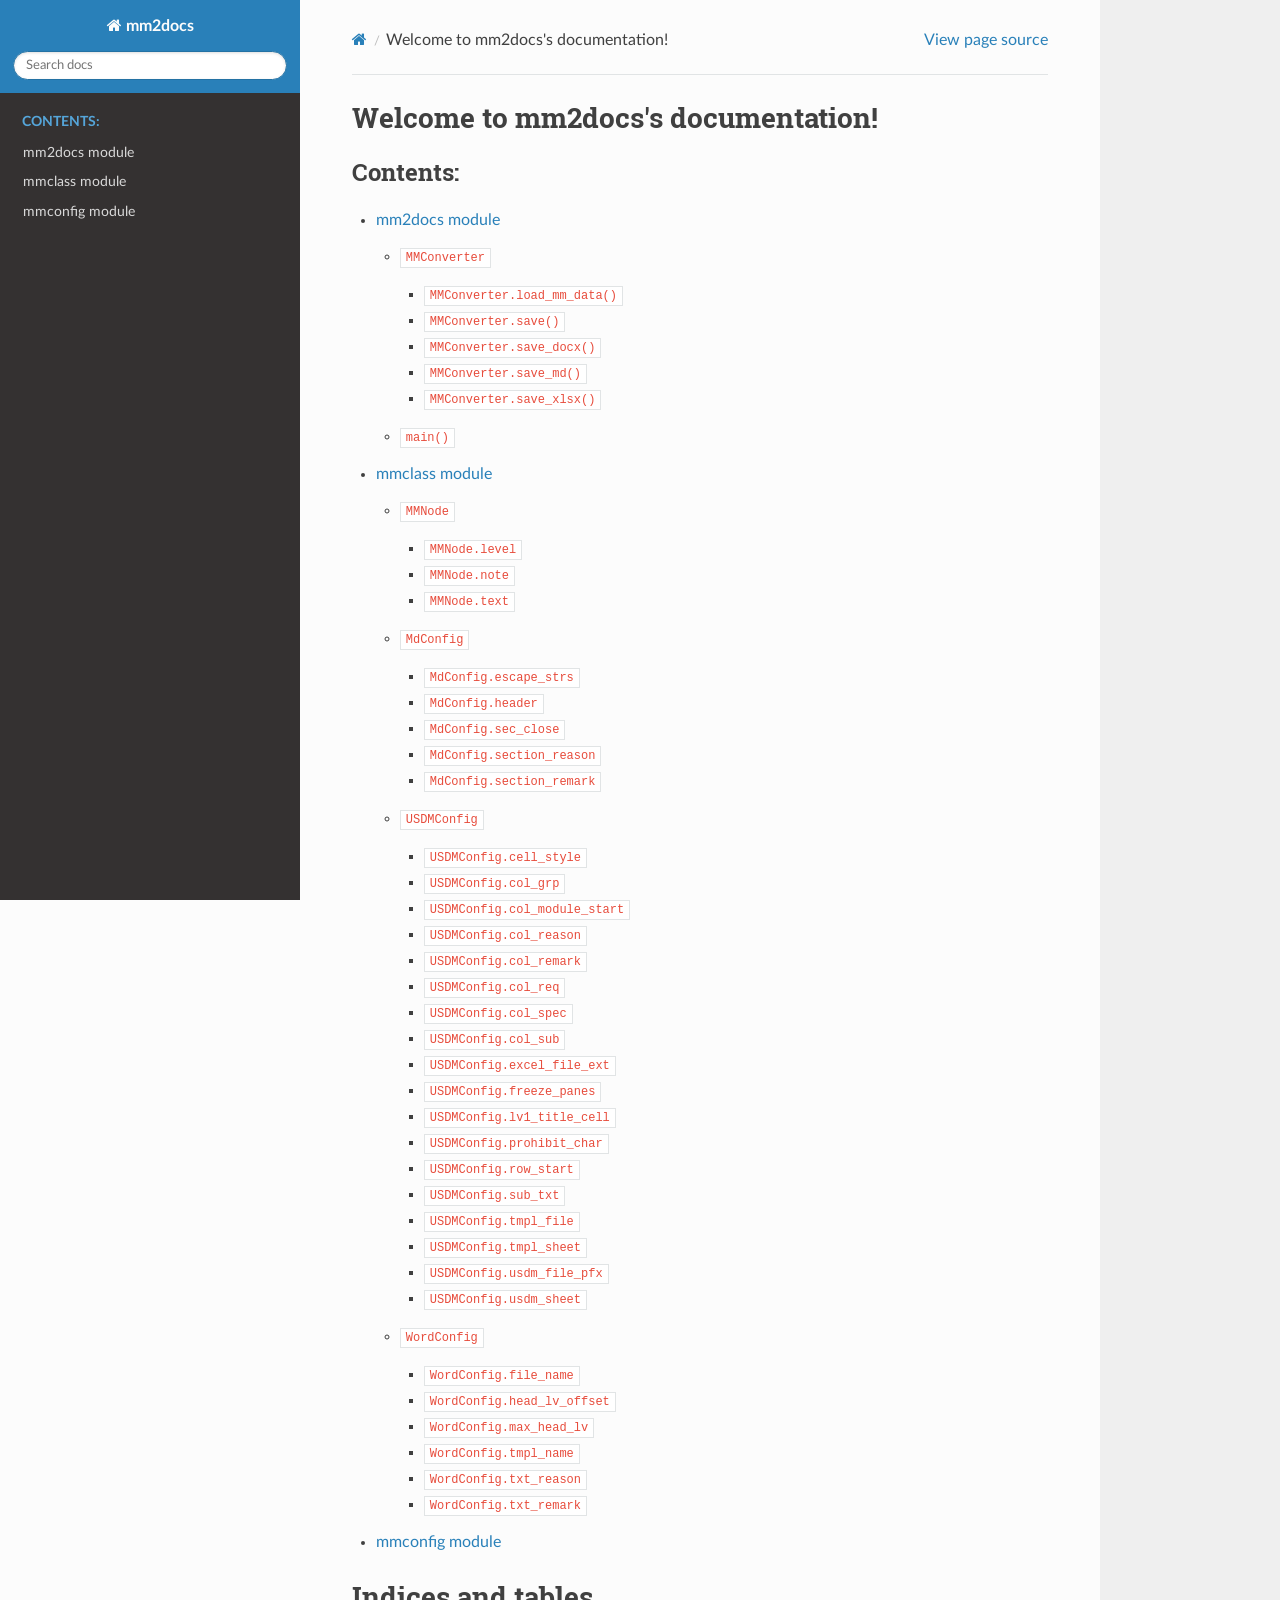
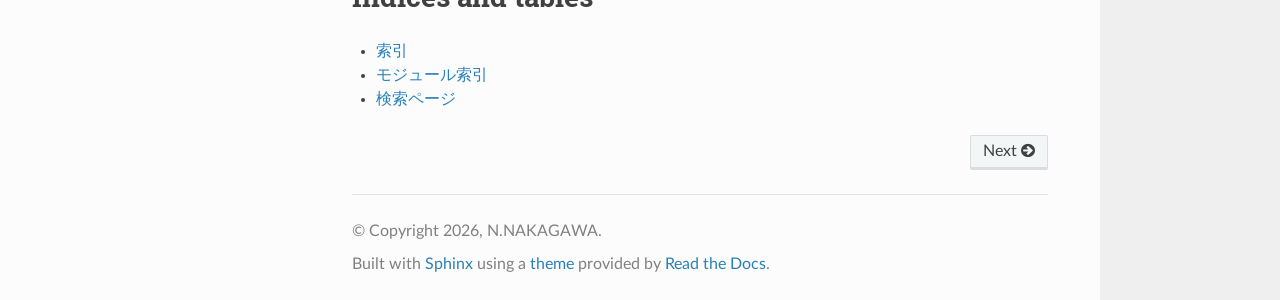
<file: docs/_build/html/index.html>
<!DOCTYPE html>
<html class="writer-html5" lang="ja" data-content_root="./">
<head>
  <meta charset="utf-8" /><meta name="viewport" content="width=device-width, initial-scale=1" />

  <meta name="viewport" content="width=device-width, initial-scale=1.0" />
  <title>Welcome to mm2docs&#39;s documentation! &mdash; mm2docs 1.0.0 ドキュメント</title>
      <link rel="stylesheet" type="text/css" href="_static/pygments.css?v=b86133f3" />
      <link rel="stylesheet" type="text/css" href="_static/css/theme.css?v=e59714d7" />

  
      <script src="_static/jquery.js?v=5d32c60e"></script>
      <script src="_static/_sphinx_javascript_frameworks_compat.js?v=2cd50e6c"></script>
      <script src="_static/documentation_options.js?v=144c8c96"></script>
      <script src="_static/doctools.js?v=9bcbadda"></script>
      <script src="_static/sphinx_highlight.js?v=dc90522c"></script>
      <script src="_static/translations.js?v=4755f45a"></script>
    <script src="_static/js/theme.js"></script>
    <link rel="index" title="索引" href="genindex.html" />
    <link rel="search" title="検索" href="search.html" />
    <link rel="next" title="mm2docs module" href="mm2docs.html" /> 
</head>

<body class="wy-body-for-nav"> 
  <div class="wy-grid-for-nav">
    <nav data-toggle="wy-nav-shift" class="wy-nav-side">
      <div class="wy-side-scroll">
        <div class="wy-side-nav-search" >

          
          
          <a href="#" class="icon icon-home">
            mm2docs
          </a>
<div role="search">
  <form id="rtd-search-form" class="wy-form" action="search.html" method="get">
    <input type="text" name="q" placeholder="Search docs" aria-label="Search docs" />
    <input type="hidden" name="check_keywords" value="yes" />
    <input type="hidden" name="area" value="default" />
  </form>
</div>
        </div><div class="wy-menu wy-menu-vertical" data-spy="affix" role="navigation" aria-label="Navigation menu">
              <p class="caption" role="heading"><span class="caption-text">Contents:</span></p>
<ul>
<li class="toctree-l1"><a class="reference internal" href="mm2docs.html">mm2docs module</a></li>
<li class="toctree-l1"><a class="reference internal" href="mmclass.html">mmclass module</a></li>
<li class="toctree-l1"><a class="reference internal" href="mmconfig.html">mmconfig module</a></li>
</ul>

        </div>
      </div>
    </nav>

    <section data-toggle="wy-nav-shift" class="wy-nav-content-wrap"><nav class="wy-nav-top" aria-label="Mobile navigation menu" >
          <i data-toggle="wy-nav-top" class="fa fa-bars"></i>
          <a href="#">mm2docs</a>
      </nav>

      <div class="wy-nav-content">
        <div class="rst-content">
          <div role="navigation" aria-label="Page navigation">
  <ul class="wy-breadcrumbs">
      <li><a href="#" class="icon icon-home" aria-label="Home"></a></li>
      <li class="breadcrumb-item active">Welcome to mm2docs's documentation!</li>
      <li class="wy-breadcrumbs-aside">
            <a href="_sources/index.rst.txt" rel="nofollow"> View page source</a>
      </li>
  </ul>
  <hr/>
</div>
          <div role="main" class="document" itemscope="itemscope" itemtype="http://schema.org/Article">
           <div itemprop="articleBody">
             
  <section id="welcome-to-mm2docs-s-documentation">
<h1>Welcome to mm2docs's documentation!<a class="headerlink" href="#welcome-to-mm2docs-s-documentation" title="Link to this heading"></a></h1>
<div class="toctree-wrapper compound">
<p class="caption" role="heading"><span class="caption-text">Contents:</span></p>
<ul>
<li class="toctree-l1"><a class="reference internal" href="mm2docs.html">mm2docs module</a><ul>
<li class="toctree-l2"><a class="reference internal" href="mm2docs.html#mm2docs.MMConverter"><code class="docutils literal notranslate"><span class="pre">MMConverter</span></code></a><ul>
<li class="toctree-l3"><a class="reference internal" href="mm2docs.html#mm2docs.MMConverter.load_mm_data"><code class="docutils literal notranslate"><span class="pre">MMConverter.load_mm_data()</span></code></a></li>
<li class="toctree-l3"><a class="reference internal" href="mm2docs.html#mm2docs.MMConverter.save"><code class="docutils literal notranslate"><span class="pre">MMConverter.save()</span></code></a></li>
<li class="toctree-l3"><a class="reference internal" href="mm2docs.html#mm2docs.MMConverter.save_docx"><code class="docutils literal notranslate"><span class="pre">MMConverter.save_docx()</span></code></a></li>
<li class="toctree-l3"><a class="reference internal" href="mm2docs.html#mm2docs.MMConverter.save_md"><code class="docutils literal notranslate"><span class="pre">MMConverter.save_md()</span></code></a></li>
<li class="toctree-l3"><a class="reference internal" href="mm2docs.html#mm2docs.MMConverter.save_xlsx"><code class="docutils literal notranslate"><span class="pre">MMConverter.save_xlsx()</span></code></a></li>
</ul>
</li>
<li class="toctree-l2"><a class="reference internal" href="mm2docs.html#mm2docs.main"><code class="docutils literal notranslate"><span class="pre">main()</span></code></a></li>
</ul>
</li>
<li class="toctree-l1"><a class="reference internal" href="mmclass.html">mmclass module</a><ul>
<li class="toctree-l2"><a class="reference internal" href="mmclass.html#mmclass.MMNode"><code class="docutils literal notranslate"><span class="pre">MMNode</span></code></a><ul>
<li class="toctree-l3"><a class="reference internal" href="mmclass.html#mmclass.MMNode.level"><code class="docutils literal notranslate"><span class="pre">MMNode.level</span></code></a></li>
<li class="toctree-l3"><a class="reference internal" href="mmclass.html#mmclass.MMNode.note"><code class="docutils literal notranslate"><span class="pre">MMNode.note</span></code></a></li>
<li class="toctree-l3"><a class="reference internal" href="mmclass.html#mmclass.MMNode.text"><code class="docutils literal notranslate"><span class="pre">MMNode.text</span></code></a></li>
</ul>
</li>
<li class="toctree-l2"><a class="reference internal" href="mmclass.html#mmclass.MdConfig"><code class="docutils literal notranslate"><span class="pre">MdConfig</span></code></a><ul>
<li class="toctree-l3"><a class="reference internal" href="mmclass.html#mmclass.MdConfig.escape_strs"><code class="docutils literal notranslate"><span class="pre">MdConfig.escape_strs</span></code></a></li>
<li class="toctree-l3"><a class="reference internal" href="mmclass.html#mmclass.MdConfig.header"><code class="docutils literal notranslate"><span class="pre">MdConfig.header</span></code></a></li>
<li class="toctree-l3"><a class="reference internal" href="mmclass.html#mmclass.MdConfig.sec_close"><code class="docutils literal notranslate"><span class="pre">MdConfig.sec_close</span></code></a></li>
<li class="toctree-l3"><a class="reference internal" href="mmclass.html#mmclass.MdConfig.section_reason"><code class="docutils literal notranslate"><span class="pre">MdConfig.section_reason</span></code></a></li>
<li class="toctree-l3"><a class="reference internal" href="mmclass.html#mmclass.MdConfig.section_remark"><code class="docutils literal notranslate"><span class="pre">MdConfig.section_remark</span></code></a></li>
</ul>
</li>
<li class="toctree-l2"><a class="reference internal" href="mmclass.html#mmclass.USDMConfig"><code class="docutils literal notranslate"><span class="pre">USDMConfig</span></code></a><ul>
<li class="toctree-l3"><a class="reference internal" href="mmclass.html#mmclass.USDMConfig.cell_style"><code class="docutils literal notranslate"><span class="pre">USDMConfig.cell_style</span></code></a></li>
<li class="toctree-l3"><a class="reference internal" href="mmclass.html#mmclass.USDMConfig.col_grp"><code class="docutils literal notranslate"><span class="pre">USDMConfig.col_grp</span></code></a></li>
<li class="toctree-l3"><a class="reference internal" href="mmclass.html#mmclass.USDMConfig.col_module_start"><code class="docutils literal notranslate"><span class="pre">USDMConfig.col_module_start</span></code></a></li>
<li class="toctree-l3"><a class="reference internal" href="mmclass.html#mmclass.USDMConfig.col_reason"><code class="docutils literal notranslate"><span class="pre">USDMConfig.col_reason</span></code></a></li>
<li class="toctree-l3"><a class="reference internal" href="mmclass.html#mmclass.USDMConfig.col_remark"><code class="docutils literal notranslate"><span class="pre">USDMConfig.col_remark</span></code></a></li>
<li class="toctree-l3"><a class="reference internal" href="mmclass.html#mmclass.USDMConfig.col_req"><code class="docutils literal notranslate"><span class="pre">USDMConfig.col_req</span></code></a></li>
<li class="toctree-l3"><a class="reference internal" href="mmclass.html#mmclass.USDMConfig.col_spec"><code class="docutils literal notranslate"><span class="pre">USDMConfig.col_spec</span></code></a></li>
<li class="toctree-l3"><a class="reference internal" href="mmclass.html#mmclass.USDMConfig.col_sub"><code class="docutils literal notranslate"><span class="pre">USDMConfig.col_sub</span></code></a></li>
<li class="toctree-l3"><a class="reference internal" href="mmclass.html#mmclass.USDMConfig.excel_file_ext"><code class="docutils literal notranslate"><span class="pre">USDMConfig.excel_file_ext</span></code></a></li>
<li class="toctree-l3"><a class="reference internal" href="mmclass.html#mmclass.USDMConfig.freeze_panes"><code class="docutils literal notranslate"><span class="pre">USDMConfig.freeze_panes</span></code></a></li>
<li class="toctree-l3"><a class="reference internal" href="mmclass.html#mmclass.USDMConfig.lv1_title_cell"><code class="docutils literal notranslate"><span class="pre">USDMConfig.lv1_title_cell</span></code></a></li>
<li class="toctree-l3"><a class="reference internal" href="mmclass.html#mmclass.USDMConfig.prohibit_char"><code class="docutils literal notranslate"><span class="pre">USDMConfig.prohibit_char</span></code></a></li>
<li class="toctree-l3"><a class="reference internal" href="mmclass.html#mmclass.USDMConfig.row_start"><code class="docutils literal notranslate"><span class="pre">USDMConfig.row_start</span></code></a></li>
<li class="toctree-l3"><a class="reference internal" href="mmclass.html#mmclass.USDMConfig.sub_txt"><code class="docutils literal notranslate"><span class="pre">USDMConfig.sub_txt</span></code></a></li>
<li class="toctree-l3"><a class="reference internal" href="mmclass.html#mmclass.USDMConfig.tmpl_file"><code class="docutils literal notranslate"><span class="pre">USDMConfig.tmpl_file</span></code></a></li>
<li class="toctree-l3"><a class="reference internal" href="mmclass.html#mmclass.USDMConfig.tmpl_sheet"><code class="docutils literal notranslate"><span class="pre">USDMConfig.tmpl_sheet</span></code></a></li>
<li class="toctree-l3"><a class="reference internal" href="mmclass.html#mmclass.USDMConfig.usdm_file_pfx"><code class="docutils literal notranslate"><span class="pre">USDMConfig.usdm_file_pfx</span></code></a></li>
<li class="toctree-l3"><a class="reference internal" href="mmclass.html#mmclass.USDMConfig.usdm_sheet"><code class="docutils literal notranslate"><span class="pre">USDMConfig.usdm_sheet</span></code></a></li>
</ul>
</li>
<li class="toctree-l2"><a class="reference internal" href="mmclass.html#mmclass.WordConfig"><code class="docutils literal notranslate"><span class="pre">WordConfig</span></code></a><ul>
<li class="toctree-l3"><a class="reference internal" href="mmclass.html#mmclass.WordConfig.file_name"><code class="docutils literal notranslate"><span class="pre">WordConfig.file_name</span></code></a></li>
<li class="toctree-l3"><a class="reference internal" href="mmclass.html#mmclass.WordConfig.head_lv_offset"><code class="docutils literal notranslate"><span class="pre">WordConfig.head_lv_offset</span></code></a></li>
<li class="toctree-l3"><a class="reference internal" href="mmclass.html#mmclass.WordConfig.max_head_lv"><code class="docutils literal notranslate"><span class="pre">WordConfig.max_head_lv</span></code></a></li>
<li class="toctree-l3"><a class="reference internal" href="mmclass.html#mmclass.WordConfig.tmpl_name"><code class="docutils literal notranslate"><span class="pre">WordConfig.tmpl_name</span></code></a></li>
<li class="toctree-l3"><a class="reference internal" href="mmclass.html#mmclass.WordConfig.txt_reason"><code class="docutils literal notranslate"><span class="pre">WordConfig.txt_reason</span></code></a></li>
<li class="toctree-l3"><a class="reference internal" href="mmclass.html#mmclass.WordConfig.txt_remark"><code class="docutils literal notranslate"><span class="pre">WordConfig.txt_remark</span></code></a></li>
</ul>
</li>
</ul>
</li>
<li class="toctree-l1"><a class="reference internal" href="mmconfig.html">mmconfig module</a></li>
</ul>
</div>
</section>
<section id="indices-and-tables">
<h1>Indices and tables<a class="headerlink" href="#indices-and-tables" title="Link to this heading"></a></h1>
<ul class="simple">
<li><p><a class="reference internal" href="genindex.html"><span class="std std-ref">索引</span></a></p></li>
<li><p><a class="reference internal" href="py-modindex.html"><span class="std std-ref">モジュール索引</span></a></p></li>
<li><p><a class="reference internal" href="search.html"><span class="std std-ref">検索ページ</span></a></p></li>
</ul>
</section>


           </div>
          </div>
          <footer><div class="rst-footer-buttons" role="navigation" aria-label="Footer">
        <a href="mm2docs.html" class="btn btn-neutral float-right" title="mm2docs module" accesskey="n" rel="next">Next <span class="fa fa-arrow-circle-right" aria-hidden="true"></span></a>
    </div>

  <hr/>

  <div role="contentinfo">
    <p>&#169; Copyright 2026, N.NAKAGAWA.</p>
  </div>

  Built with <a href="https://www.sphinx-doc.org/">Sphinx</a> using a
    <a href="https://github.com/readthedocs/sphinx_rtd_theme">theme</a>
    provided by <a href="https://readthedocs.org">Read the Docs</a>.
   

</footer>
        </div>
      </div>
    </section>
  </div>
  <script>
      jQuery(function () {
          SphinxRtdTheme.Navigation.enable(true);
      });
  </script> 

</body>
</html>
</file>
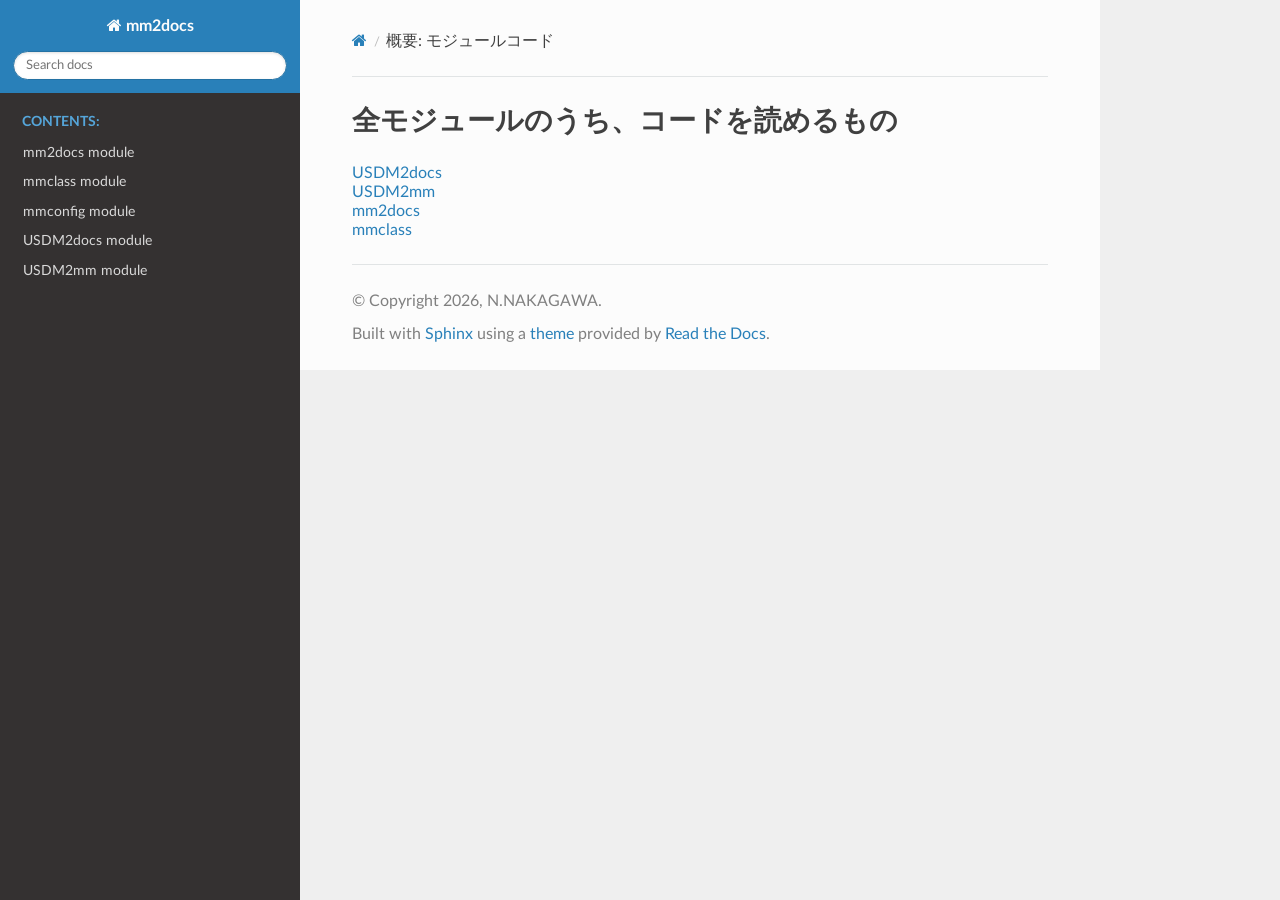
<file: docs/_build/html/_modules/index.html>
<!DOCTYPE html>
<html class="writer-html5" lang="ja" data-content_root="../">
<head>
  <meta charset="utf-8" />
  <meta name="viewport" content="width=device-width, initial-scale=1.0" />
  <title>概要: モジュールコード &mdash; mm2docs 1.0.0 ドキュメント</title>
      <link rel="stylesheet" type="text/css" href="../_static/pygments.css?v=b86133f3" />
      <link rel="stylesheet" type="text/css" href="../_static/css/theme.css?v=e59714d7" />

  
      <script src="../_static/jquery.js?v=5d32c60e"></script>
      <script src="../_static/_sphinx_javascript_frameworks_compat.js?v=2cd50e6c"></script>
      <script src="../_static/documentation_options.js?v=144c8c96"></script>
      <script src="../_static/doctools.js?v=9bcbadda"></script>
      <script src="../_static/sphinx_highlight.js?v=dc90522c"></script>
      <script src="../_static/translations.js?v=4755f45a"></script>
    <script src="../_static/js/theme.js"></script>
    <link rel="index" title="索引" href="../genindex.html" />
    <link rel="search" title="検索" href="../search.html" /> 
</head>

<body class="wy-body-for-nav"> 
  <div class="wy-grid-for-nav">
    <nav data-toggle="wy-nav-shift" class="wy-nav-side">
      <div class="wy-side-scroll">
        <div class="wy-side-nav-search" >

          
          
          <a href="../index.html" class="icon icon-home">
            mm2docs
          </a>
<div role="search">
  <form id="rtd-search-form" class="wy-form" action="../search.html" method="get">
    <input type="text" name="q" placeholder="Search docs" aria-label="Search docs" />
    <input type="hidden" name="check_keywords" value="yes" />
    <input type="hidden" name="area" value="default" />
  </form>
</div>
        </div><div class="wy-menu wy-menu-vertical" data-spy="affix" role="navigation" aria-label="Navigation menu">
              <p class="caption" role="heading"><span class="caption-text">Contents:</span></p>
<ul>
<li class="toctree-l1"><a class="reference internal" href="../mm2docs.html">mm2docs module</a></li>
<li class="toctree-l1"><a class="reference internal" href="../mmclass.html">mmclass module</a></li>
<li class="toctree-l1"><a class="reference internal" href="../mmconfig.html">mmconfig module</a></li>
<li class="toctree-l1"><a class="reference internal" href="../USDM2docs.html">USDM2docs module</a></li>
<li class="toctree-l1"><a class="reference internal" href="../USDM2mm.html">USDM2mm module</a></li>
</ul>

        </div>
      </div>
    </nav>

    <section data-toggle="wy-nav-shift" class="wy-nav-content-wrap"><nav class="wy-nav-top" aria-label="Mobile navigation menu" >
          <i data-toggle="wy-nav-top" class="fa fa-bars"></i>
          <a href="../index.html">mm2docs</a>
      </nav>

      <div class="wy-nav-content">
        <div class="rst-content">
          <div role="navigation" aria-label="Page navigation">
  <ul class="wy-breadcrumbs">
      <li><a href="../index.html" class="icon icon-home" aria-label="Home"></a></li>
      <li class="breadcrumb-item active">概要: モジュールコード</li>
      <li class="wy-breadcrumbs-aside">
      </li>
  </ul>
  <hr/>
</div>
          <div role="main" class="document" itemscope="itemscope" itemtype="http://schema.org/Article">
           <div itemprop="articleBody">
             
  <h1>全モジュールのうち、コードを読めるもの</h1>
<ul><li><a href="USDM2docs.html">USDM2docs</a></li>
<li><a href="USDM2mm.html">USDM2mm</a></li>
<li><a href="mm2docs.html">mm2docs</a></li>
<li><a href="mmclass.html">mmclass</a></li>
</ul>

           </div>
          </div>
          <footer>

  <hr/>

  <div role="contentinfo">
    <p>&#169; Copyright 2026, N.NAKAGAWA.</p>
  </div>

  Built with <a href="https://www.sphinx-doc.org/">Sphinx</a> using a
    <a href="https://github.com/readthedocs/sphinx_rtd_theme">theme</a>
    provided by <a href="https://readthedocs.org">Read the Docs</a>.
   

</footer>
        </div>
      </div>
    </section>
  </div>
  <script>
      jQuery(function () {
          SphinxRtdTheme.Navigation.enable(true);
      });
  </script> 

</body>
</html>
</file>
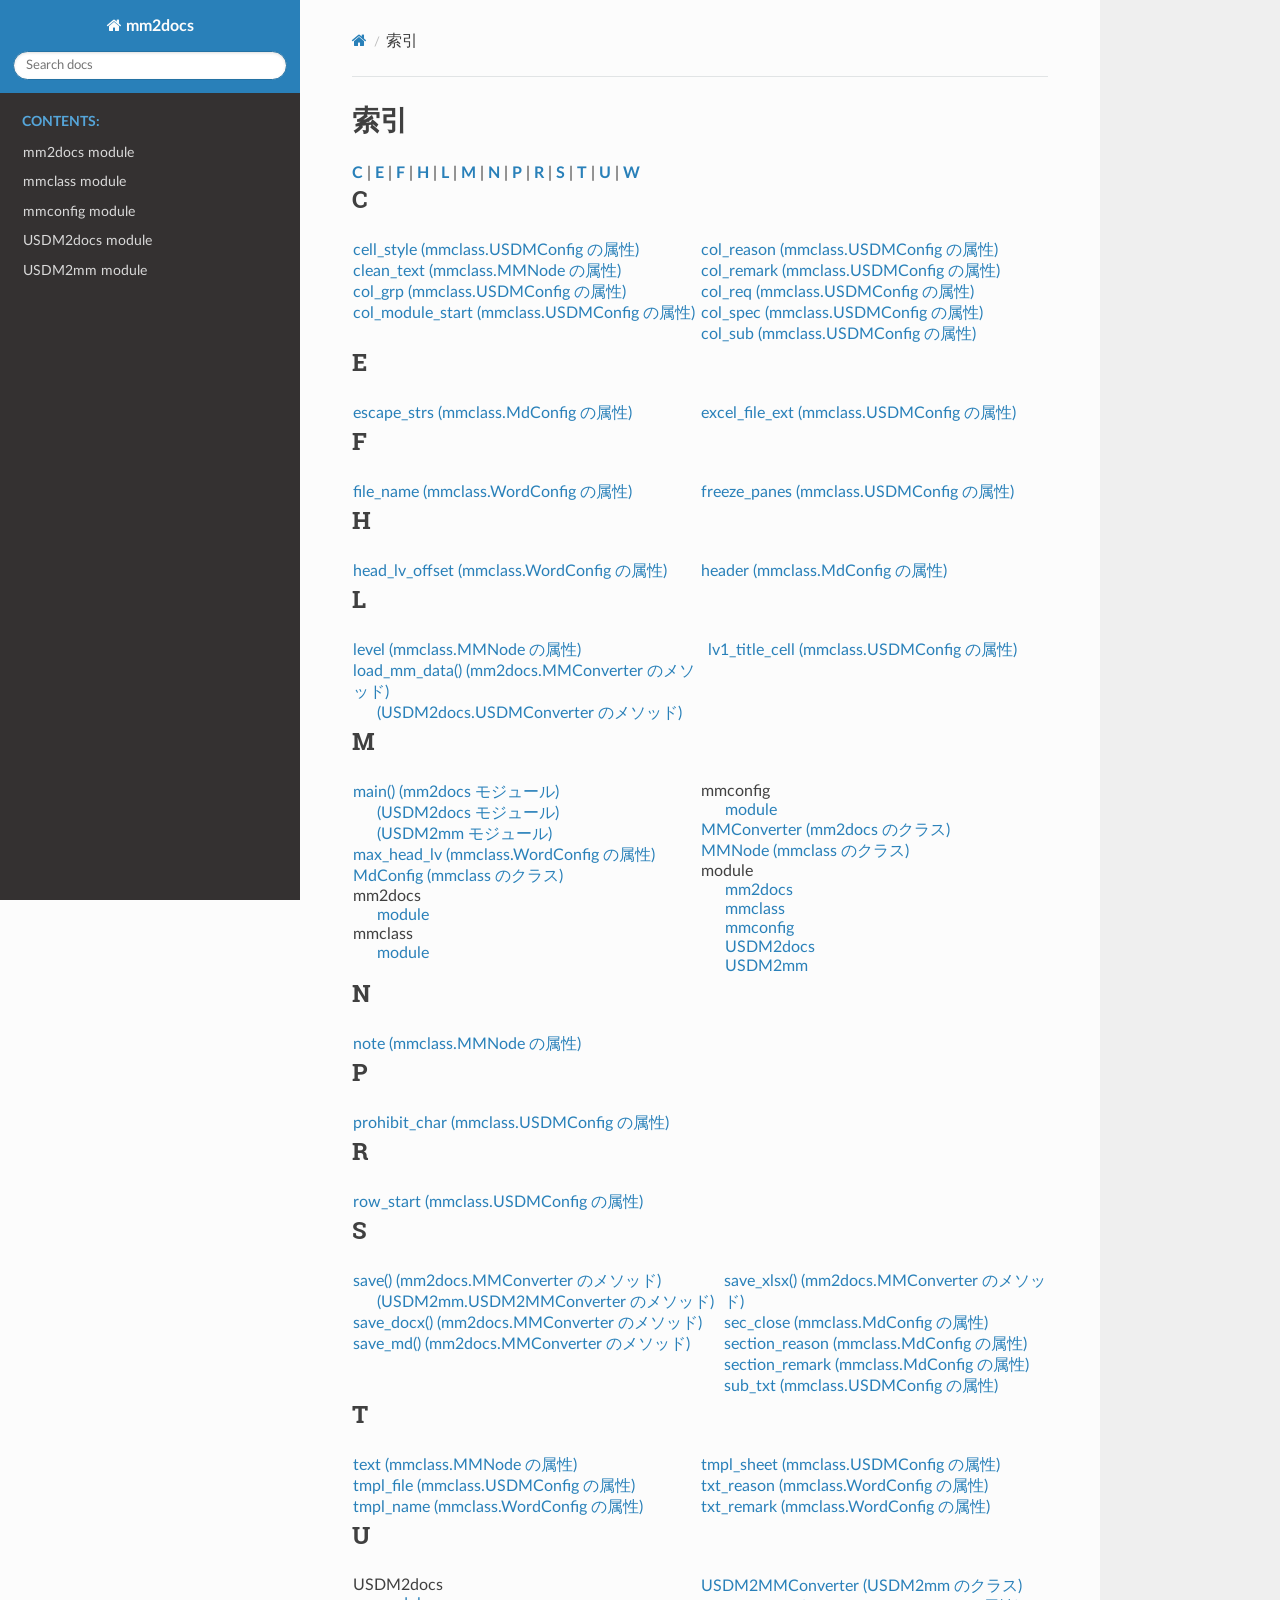
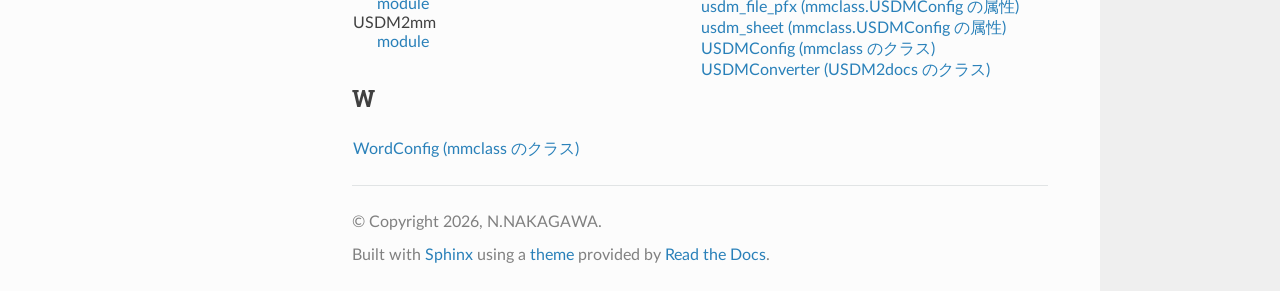
<file: docs/_build/html/genindex.html>
<!DOCTYPE html>
<html class="writer-html5" lang="ja" data-content_root="./">
<head>
  <meta charset="utf-8" />
  <meta name="viewport" content="width=device-width, initial-scale=1.0" />
  <title>索引 &mdash; mm2docs 1.0.0 ドキュメント</title>
      <link rel="stylesheet" type="text/css" href="_static/pygments.css?v=b86133f3" />
      <link rel="stylesheet" type="text/css" href="_static/css/theme.css?v=e59714d7" />

  
      <script src="_static/jquery.js?v=5d32c60e"></script>
      <script src="_static/_sphinx_javascript_frameworks_compat.js?v=2cd50e6c"></script>
      <script src="_static/documentation_options.js?v=144c8c96"></script>
      <script src="_static/doctools.js?v=9bcbadda"></script>
      <script src="_static/sphinx_highlight.js?v=dc90522c"></script>
      <script src="_static/translations.js?v=4755f45a"></script>
    <script src="_static/js/theme.js"></script>
    <link rel="index" title="索引" href="#" />
    <link rel="search" title="検索" href="search.html" /> 
</head>

<body class="wy-body-for-nav"> 
  <div class="wy-grid-for-nav">
    <nav data-toggle="wy-nav-shift" class="wy-nav-side">
      <div class="wy-side-scroll">
        <div class="wy-side-nav-search" >

          
          
          <a href="index.html" class="icon icon-home">
            mm2docs
          </a>
<div role="search">
  <form id="rtd-search-form" class="wy-form" action="search.html" method="get">
    <input type="text" name="q" placeholder="Search docs" aria-label="Search docs" />
    <input type="hidden" name="check_keywords" value="yes" />
    <input type="hidden" name="area" value="default" />
  </form>
</div>
        </div><div class="wy-menu wy-menu-vertical" data-spy="affix" role="navigation" aria-label="Navigation menu">
              <p class="caption" role="heading"><span class="caption-text">Contents:</span></p>
<ul>
<li class="toctree-l1"><a class="reference internal" href="mm2docs.html">mm2docs module</a></li>
<li class="toctree-l1"><a class="reference internal" href="mmclass.html">mmclass module</a></li>
<li class="toctree-l1"><a class="reference internal" href="mmconfig.html">mmconfig module</a></li>
<li class="toctree-l1"><a class="reference internal" href="USDM2docs.html">USDM2docs module</a></li>
<li class="toctree-l1"><a class="reference internal" href="USDM2mm.html">USDM2mm module</a></li>
</ul>

        </div>
      </div>
    </nav>

    <section data-toggle="wy-nav-shift" class="wy-nav-content-wrap"><nav class="wy-nav-top" aria-label="Mobile navigation menu" >
          <i data-toggle="wy-nav-top" class="fa fa-bars"></i>
          <a href="index.html">mm2docs</a>
      </nav>

      <div class="wy-nav-content">
        <div class="rst-content">
          <div role="navigation" aria-label="Page navigation">
  <ul class="wy-breadcrumbs">
      <li><a href="index.html" class="icon icon-home" aria-label="Home"></a></li>
      <li class="breadcrumb-item active">索引</li>
      <li class="wy-breadcrumbs-aside">
      </li>
  </ul>
  <hr/>
</div>
          <div role="main" class="document" itemscope="itemscope" itemtype="http://schema.org/Article">
           <div itemprop="articleBody">
             

<h1 id="index">索引</h1>

<div class="genindex-jumpbox">
 <a href="#C"><strong>C</strong></a>
 | <a href="#E"><strong>E</strong></a>
 | <a href="#F"><strong>F</strong></a>
 | <a href="#H"><strong>H</strong></a>
 | <a href="#L"><strong>L</strong></a>
 | <a href="#M"><strong>M</strong></a>
 | <a href="#N"><strong>N</strong></a>
 | <a href="#P"><strong>P</strong></a>
 | <a href="#R"><strong>R</strong></a>
 | <a href="#S"><strong>S</strong></a>
 | <a href="#T"><strong>T</strong></a>
 | <a href="#U"><strong>U</strong></a>
 | <a href="#W"><strong>W</strong></a>
 
</div>
<h2 id="C">C</h2>
<table style="width: 100%" class="indextable genindextable"><tr>
  <td style="width: 33%; vertical-align: top;"><ul>
      <li><a href="mmclass.html#mmclass.USDMConfig.cell_style">cell_style (mmclass.USDMConfig の属性)</a>
</li>
      <li><a href="mmclass.html#mmclass.MMNode.clean_text">clean_text (mmclass.MMNode の属性)</a>
</li>
      <li><a href="mmclass.html#mmclass.USDMConfig.col_grp">col_grp (mmclass.USDMConfig の属性)</a>
</li>
      <li><a href="mmclass.html#mmclass.USDMConfig.col_module_start">col_module_start (mmclass.USDMConfig の属性)</a>
</li>
  </ul></td>
  <td style="width: 33%; vertical-align: top;"><ul>
      <li><a href="mmclass.html#mmclass.USDMConfig.col_reason">col_reason (mmclass.USDMConfig の属性)</a>
</li>
      <li><a href="mmclass.html#mmclass.USDMConfig.col_remark">col_remark (mmclass.USDMConfig の属性)</a>
</li>
      <li><a href="mmclass.html#mmclass.USDMConfig.col_req">col_req (mmclass.USDMConfig の属性)</a>
</li>
      <li><a href="mmclass.html#mmclass.USDMConfig.col_spec">col_spec (mmclass.USDMConfig の属性)</a>
</li>
      <li><a href="mmclass.html#mmclass.USDMConfig.col_sub">col_sub (mmclass.USDMConfig の属性)</a>
</li>
  </ul></td>
</tr></table>

<h2 id="E">E</h2>
<table style="width: 100%" class="indextable genindextable"><tr>
  <td style="width: 33%; vertical-align: top;"><ul>
      <li><a href="mmclass.html#mmclass.MdConfig.escape_strs">escape_strs (mmclass.MdConfig の属性)</a>
</li>
  </ul></td>
  <td style="width: 33%; vertical-align: top;"><ul>
      <li><a href="mmclass.html#mmclass.USDMConfig.excel_file_ext">excel_file_ext (mmclass.USDMConfig の属性)</a>
</li>
  </ul></td>
</tr></table>

<h2 id="F">F</h2>
<table style="width: 100%" class="indextable genindextable"><tr>
  <td style="width: 33%; vertical-align: top;"><ul>
      <li><a href="mmclass.html#mmclass.WordConfig.file_name">file_name (mmclass.WordConfig の属性)</a>
</li>
  </ul></td>
  <td style="width: 33%; vertical-align: top;"><ul>
      <li><a href="mmclass.html#mmclass.USDMConfig.freeze_panes">freeze_panes (mmclass.USDMConfig の属性)</a>
</li>
  </ul></td>
</tr></table>

<h2 id="H">H</h2>
<table style="width: 100%" class="indextable genindextable"><tr>
  <td style="width: 33%; vertical-align: top;"><ul>
      <li><a href="mmclass.html#mmclass.WordConfig.head_lv_offset">head_lv_offset (mmclass.WordConfig の属性)</a>
</li>
  </ul></td>
  <td style="width: 33%; vertical-align: top;"><ul>
      <li><a href="mmclass.html#mmclass.MdConfig.header">header (mmclass.MdConfig の属性)</a>
</li>
  </ul></td>
</tr></table>

<h2 id="L">L</h2>
<table style="width: 100%" class="indextable genindextable"><tr>
  <td style="width: 33%; vertical-align: top;"><ul>
      <li><a href="mmclass.html#mmclass.MMNode.level">level (mmclass.MMNode の属性)</a>
</li>
      <li><a href="mm2docs.html#mm2docs.MMConverter.load_mm_data">load_mm_data() (mm2docs.MMConverter のメソッド)</a>

      <ul>
        <li><a href="USDM2docs.html#USDM2docs.USDMConverter.load_mm_data">(USDM2docs.USDMConverter のメソッド)</a>
</li>
      </ul></li>
  </ul></td>
  <td style="width: 33%; vertical-align: top;"><ul>
      <li><a href="mmclass.html#mmclass.USDMConfig.lv1_title_cell">lv1_title_cell (mmclass.USDMConfig の属性)</a>
</li>
  </ul></td>
</tr></table>

<h2 id="M">M</h2>
<table style="width: 100%" class="indextable genindextable"><tr>
  <td style="width: 33%; vertical-align: top;"><ul>
      <li><a href="mm2docs.html#mm2docs.main">main() (mm2docs モジュール)</a>

      <ul>
        <li><a href="USDM2docs.html#USDM2docs.main">(USDM2docs モジュール)</a>
</li>
        <li><a href="USDM2mm.html#USDM2mm.main">(USDM2mm モジュール)</a>
</li>
      </ul></li>
      <li><a href="mmclass.html#mmclass.WordConfig.max_head_lv">max_head_lv (mmclass.WordConfig の属性)</a>
</li>
      <li><a href="mmclass.html#mmclass.MdConfig">MdConfig (mmclass のクラス)</a>
</li>
      <li>
    mm2docs

      <ul>
        <li><a href="mm2docs.html#module-mm2docs">module</a>
</li>
      </ul></li>
      <li>
    mmclass

      <ul>
        <li><a href="mmclass.html#module-mmclass">module</a>
</li>
      </ul></li>
  </ul></td>
  <td style="width: 33%; vertical-align: top;"><ul>
      <li>
    mmconfig

      <ul>
        <li><a href="mmconfig.html#module-mmconfig">module</a>
</li>
      </ul></li>
      <li><a href="mm2docs.html#mm2docs.MMConverter">MMConverter (mm2docs のクラス)</a>
</li>
      <li><a href="mmclass.html#mmclass.MMNode">MMNode (mmclass のクラス)</a>
</li>
      <li>
    module

      <ul>
        <li><a href="mm2docs.html#module-mm2docs">mm2docs</a>
</li>
        <li><a href="mmclass.html#module-mmclass">mmclass</a>
</li>
        <li><a href="mmconfig.html#module-mmconfig">mmconfig</a>
</li>
        <li><a href="USDM2docs.html#module-USDM2docs">USDM2docs</a>
</li>
        <li><a href="USDM2mm.html#module-USDM2mm">USDM2mm</a>
</li>
      </ul></li>
  </ul></td>
</tr></table>

<h2 id="N">N</h2>
<table style="width: 100%" class="indextable genindextable"><tr>
  <td style="width: 33%; vertical-align: top;"><ul>
      <li><a href="mmclass.html#mmclass.MMNode.note">note (mmclass.MMNode の属性)</a>
</li>
  </ul></td>
</tr></table>

<h2 id="P">P</h2>
<table style="width: 100%" class="indextable genindextable"><tr>
  <td style="width: 33%; vertical-align: top;"><ul>
      <li><a href="mmclass.html#mmclass.USDMConfig.prohibit_char">prohibit_char (mmclass.USDMConfig の属性)</a>
</li>
  </ul></td>
</tr></table>

<h2 id="R">R</h2>
<table style="width: 100%" class="indextable genindextable"><tr>
  <td style="width: 33%; vertical-align: top;"><ul>
      <li><a href="mmclass.html#mmclass.USDMConfig.row_start">row_start (mmclass.USDMConfig の属性)</a>
</li>
  </ul></td>
</tr></table>

<h2 id="S">S</h2>
<table style="width: 100%" class="indextable genindextable"><tr>
  <td style="width: 33%; vertical-align: top;"><ul>
      <li><a href="mm2docs.html#mm2docs.MMConverter.save">save() (mm2docs.MMConverter のメソッド)</a>

      <ul>
        <li><a href="USDM2mm.html#USDM2mm.USDM2MMConverter.save">(USDM2mm.USDM2MMConverter のメソッド)</a>
</li>
      </ul></li>
      <li><a href="mm2docs.html#mm2docs.MMConverter.save_docx">save_docx() (mm2docs.MMConverter のメソッド)</a>
</li>
      <li><a href="mm2docs.html#mm2docs.MMConverter.save_md">save_md() (mm2docs.MMConverter のメソッド)</a>
</li>
  </ul></td>
  <td style="width: 33%; vertical-align: top;"><ul>
      <li><a href="mm2docs.html#mm2docs.MMConverter.save_xlsx">save_xlsx() (mm2docs.MMConverter のメソッド)</a>
</li>
      <li><a href="mmclass.html#mmclass.MdConfig.sec_close">sec_close (mmclass.MdConfig の属性)</a>
</li>
      <li><a href="mmclass.html#mmclass.MdConfig.section_reason">section_reason (mmclass.MdConfig の属性)</a>
</li>
      <li><a href="mmclass.html#mmclass.MdConfig.section_remark">section_remark (mmclass.MdConfig の属性)</a>
</li>
      <li><a href="mmclass.html#mmclass.USDMConfig.sub_txt">sub_txt (mmclass.USDMConfig の属性)</a>
</li>
  </ul></td>
</tr></table>

<h2 id="T">T</h2>
<table style="width: 100%" class="indextable genindextable"><tr>
  <td style="width: 33%; vertical-align: top;"><ul>
      <li><a href="mmclass.html#mmclass.MMNode.text">text (mmclass.MMNode の属性)</a>
</li>
      <li><a href="mmclass.html#mmclass.USDMConfig.tmpl_file">tmpl_file (mmclass.USDMConfig の属性)</a>
</li>
      <li><a href="mmclass.html#mmclass.WordConfig.tmpl_name">tmpl_name (mmclass.WordConfig の属性)</a>
</li>
  </ul></td>
  <td style="width: 33%; vertical-align: top;"><ul>
      <li><a href="mmclass.html#mmclass.USDMConfig.tmpl_sheet">tmpl_sheet (mmclass.USDMConfig の属性)</a>
</li>
      <li><a href="mmclass.html#mmclass.WordConfig.txt_reason">txt_reason (mmclass.WordConfig の属性)</a>
</li>
      <li><a href="mmclass.html#mmclass.WordConfig.txt_remark">txt_remark (mmclass.WordConfig の属性)</a>
</li>
  </ul></td>
</tr></table>

<h2 id="U">U</h2>
<table style="width: 100%" class="indextable genindextable"><tr>
  <td style="width: 33%; vertical-align: top;"><ul>
      <li>
    USDM2docs

      <ul>
        <li><a href="USDM2docs.html#module-USDM2docs">module</a>
</li>
      </ul></li>
      <li>
    USDM2mm

      <ul>
        <li><a href="USDM2mm.html#module-USDM2mm">module</a>
</li>
      </ul></li>
  </ul></td>
  <td style="width: 33%; vertical-align: top;"><ul>
      <li><a href="USDM2mm.html#USDM2mm.USDM2MMConverter">USDM2MMConverter (USDM2mm のクラス)</a>
</li>
      <li><a href="mmclass.html#mmclass.USDMConfig.usdm_file_pfx">usdm_file_pfx (mmclass.USDMConfig の属性)</a>
</li>
      <li><a href="mmclass.html#mmclass.USDMConfig.usdm_sheet">usdm_sheet (mmclass.USDMConfig の属性)</a>
</li>
      <li><a href="mmclass.html#mmclass.USDMConfig">USDMConfig (mmclass のクラス)</a>
</li>
      <li><a href="USDM2docs.html#USDM2docs.USDMConverter">USDMConverter (USDM2docs のクラス)</a>
</li>
  </ul></td>
</tr></table>

<h2 id="W">W</h2>
<table style="width: 100%" class="indextable genindextable"><tr>
  <td style="width: 33%; vertical-align: top;"><ul>
      <li><a href="mmclass.html#mmclass.WordConfig">WordConfig (mmclass のクラス)</a>
</li>
  </ul></td>
</tr></table>



           </div>
          </div>
          <footer>

  <hr/>

  <div role="contentinfo">
    <p>&#169; Copyright 2026, N.NAKAGAWA.</p>
  </div>

  Built with <a href="https://www.sphinx-doc.org/">Sphinx</a> using a
    <a href="https://github.com/readthedocs/sphinx_rtd_theme">theme</a>
    provided by <a href="https://readthedocs.org">Read the Docs</a>.
   

</footer>
        </div>
      </div>
    </section>
  </div>
  <script>
      jQuery(function () {
          SphinxRtdTheme.Navigation.enable(true);
      });
  </script> 

</body>
</html>
</file>
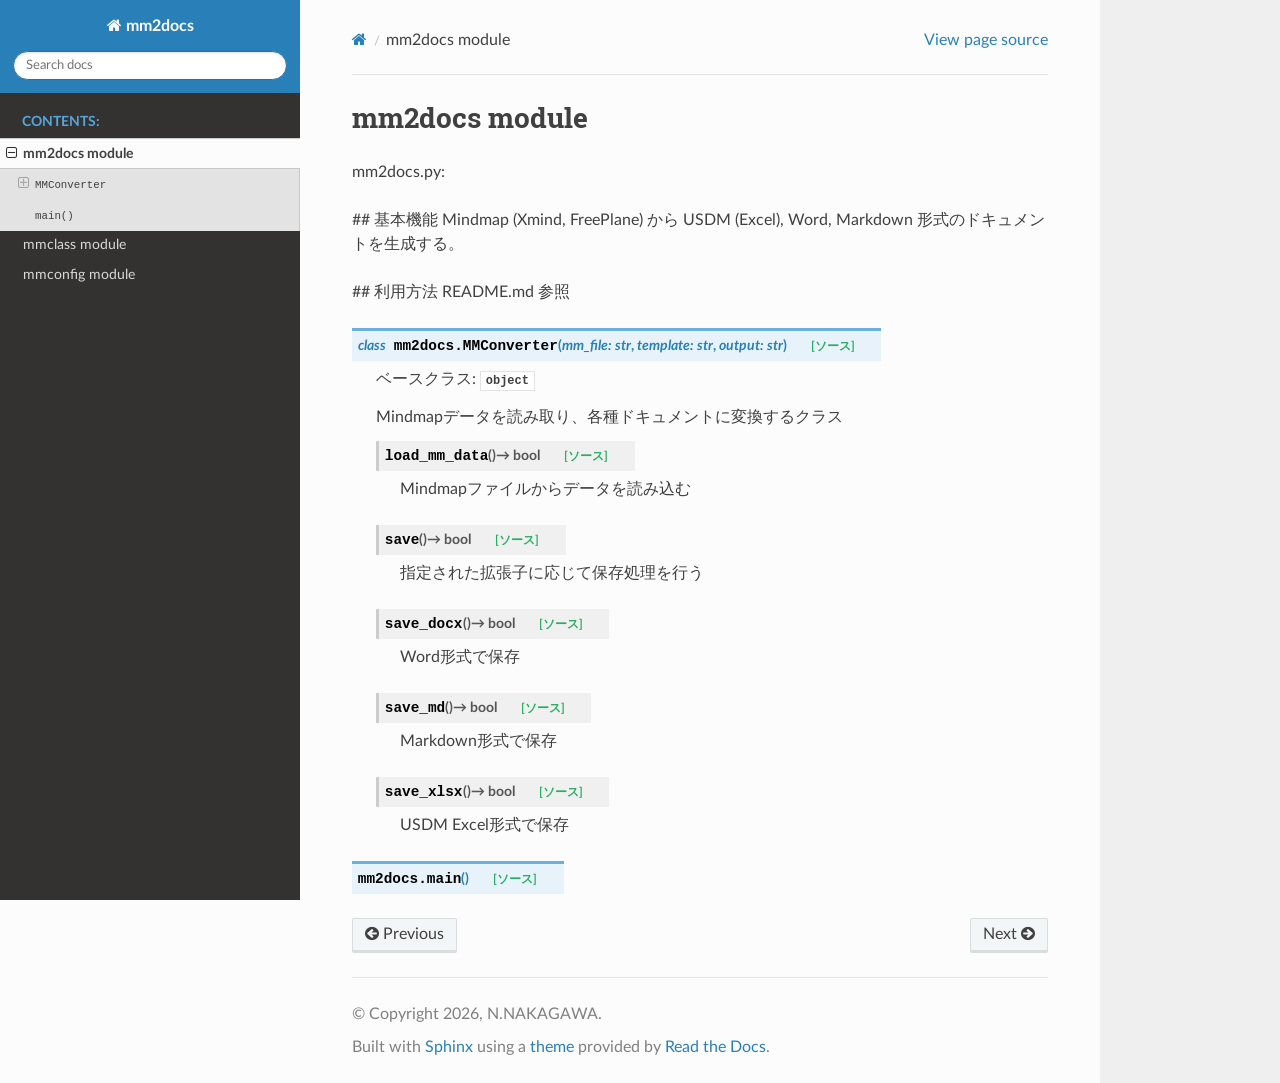
<file: docs/_build/html/mm2docs.html>
<!DOCTYPE html>
<html class="writer-html5" lang="ja" data-content_root="./">
<head>
  <meta charset="utf-8" /><meta name="viewport" content="width=device-width, initial-scale=1" />

  <meta name="viewport" content="width=device-width, initial-scale=1.0" />
  <title>mm2docs module &mdash; mm2docs 1.0.0 ドキュメント</title>
      <link rel="stylesheet" type="text/css" href="_static/pygments.css?v=b86133f3" />
      <link rel="stylesheet" type="text/css" href="_static/css/theme.css?v=e59714d7" />

  
      <script src="_static/jquery.js?v=5d32c60e"></script>
      <script src="_static/_sphinx_javascript_frameworks_compat.js?v=2cd50e6c"></script>
      <script src="_static/documentation_options.js?v=144c8c96"></script>
      <script src="_static/doctools.js?v=9bcbadda"></script>
      <script src="_static/sphinx_highlight.js?v=dc90522c"></script>
      <script src="_static/translations.js?v=4755f45a"></script>
    <script src="_static/js/theme.js"></script>
    <link rel="index" title="索引" href="genindex.html" />
    <link rel="search" title="検索" href="search.html" />
    <link rel="next" title="mmclass module" href="mmclass.html" />
    <link rel="prev" title="Welcome to mm2docs&#39;s documentation!" href="index.html" /> 
</head>

<body class="wy-body-for-nav"> 
  <div class="wy-grid-for-nav">
    <nav data-toggle="wy-nav-shift" class="wy-nav-side">
      <div class="wy-side-scroll">
        <div class="wy-side-nav-search" >

          
          
          <a href="index.html" class="icon icon-home">
            mm2docs
          </a>
<div role="search">
  <form id="rtd-search-form" class="wy-form" action="search.html" method="get">
    <input type="text" name="q" placeholder="Search docs" aria-label="Search docs" />
    <input type="hidden" name="check_keywords" value="yes" />
    <input type="hidden" name="area" value="default" />
  </form>
</div>
        </div><div class="wy-menu wy-menu-vertical" data-spy="affix" role="navigation" aria-label="Navigation menu">
              <p class="caption" role="heading"><span class="caption-text">Contents:</span></p>
<ul class="current">
<li class="toctree-l1 current"><a class="current reference internal" href="#">mm2docs module</a><ul>
<li class="toctree-l2"><a class="reference internal" href="#mm2docs.MMConverter"><code class="docutils literal notranslate"><span class="pre">MMConverter</span></code></a><ul>
<li class="toctree-l3"><a class="reference internal" href="#mm2docs.MMConverter.load_mm_data"><code class="docutils literal notranslate"><span class="pre">MMConverter.load_mm_data()</span></code></a></li>
<li class="toctree-l3"><a class="reference internal" href="#mm2docs.MMConverter.save"><code class="docutils literal notranslate"><span class="pre">MMConverter.save()</span></code></a></li>
<li class="toctree-l3"><a class="reference internal" href="#mm2docs.MMConverter.save_docx"><code class="docutils literal notranslate"><span class="pre">MMConverter.save_docx()</span></code></a></li>
<li class="toctree-l3"><a class="reference internal" href="#mm2docs.MMConverter.save_md"><code class="docutils literal notranslate"><span class="pre">MMConverter.save_md()</span></code></a></li>
<li class="toctree-l3"><a class="reference internal" href="#mm2docs.MMConverter.save_xlsx"><code class="docutils literal notranslate"><span class="pre">MMConverter.save_xlsx()</span></code></a></li>
</ul>
</li>
<li class="toctree-l2"><a class="reference internal" href="#mm2docs.main"><code class="docutils literal notranslate"><span class="pre">main()</span></code></a></li>
</ul>
</li>
<li class="toctree-l1"><a class="reference internal" href="mmclass.html">mmclass module</a></li>
<li class="toctree-l1"><a class="reference internal" href="mmconfig.html">mmconfig module</a></li>
</ul>

        </div>
      </div>
    </nav>

    <section data-toggle="wy-nav-shift" class="wy-nav-content-wrap"><nav class="wy-nav-top" aria-label="Mobile navigation menu" >
          <i data-toggle="wy-nav-top" class="fa fa-bars"></i>
          <a href="index.html">mm2docs</a>
      </nav>

      <div class="wy-nav-content">
        <div class="rst-content">
          <div role="navigation" aria-label="Page navigation">
  <ul class="wy-breadcrumbs">
      <li><a href="index.html" class="icon icon-home" aria-label="Home"></a></li>
      <li class="breadcrumb-item active">mm2docs module</li>
      <li class="wy-breadcrumbs-aside">
            <a href="_sources/mm2docs.rst.txt" rel="nofollow"> View page source</a>
      </li>
  </ul>
  <hr/>
</div>
          <div role="main" class="document" itemscope="itemscope" itemtype="http://schema.org/Article">
           <div itemprop="articleBody">
             
  <section id="module-mm2docs">
<span id="mm2docs-module"></span><h1>mm2docs module<a class="headerlink" href="#module-mm2docs" title="Link to this heading"></a></h1>
<p>mm2docs.py:</p>
<p>## 基本機能
Mindmap (Xmind, FreePlane) から USDM (Excel), Word, Markdown 形式のドキュメントを生成する。</p>
<p>## 利用方法
README.md 参照</p>
<dl class="py class">
<dt class="sig sig-object py" id="mm2docs.MMConverter">
<em class="property"><span class="k"><span class="pre">class</span></span><span class="w"> </span></em><span class="sig-prename descclassname"><span class="pre">mm2docs.</span></span><span class="sig-name descname"><span class="pre">MMConverter</span></span><span class="sig-paren">(</span><em class="sig-param"><span class="n"><span class="pre">mm_file</span></span><span class="p"><span class="pre">:</span></span><span class="w"> </span><span class="n"><span class="pre">str</span></span></em>, <em class="sig-param"><span class="n"><span class="pre">template</span></span><span class="p"><span class="pre">:</span></span><span class="w"> </span><span class="n"><span class="pre">str</span></span></em>, <em class="sig-param"><span class="n"><span class="pre">output</span></span><span class="p"><span class="pre">:</span></span><span class="w"> </span><span class="n"><span class="pre">str</span></span></em><span class="sig-paren">)</span><a class="reference internal" href="_modules/mm2docs.html#MMConverter"><span class="viewcode-link"><span class="pre">[ソース]</span></span></a><a class="headerlink" href="#mm2docs.MMConverter" title="Link to this definition"></a></dt>
<dd><p>ベースクラス: <code class="xref py py-class docutils literal notranslate"><span class="pre">object</span></code></p>
<p>Mindmapデータを読み取り、各種ドキュメントに変換するクラス</p>
<dl class="py method">
<dt class="sig sig-object py" id="mm2docs.MMConverter.load_mm_data">
<span class="sig-name descname"><span class="pre">load_mm_data</span></span><span class="sig-paren">(</span><span class="sig-paren">)</span> <span class="sig-return"><span class="sig-return-icon">&#x2192;</span> <span class="sig-return-typehint"><span class="pre">bool</span></span></span><a class="reference internal" href="_modules/mm2docs.html#MMConverter.load_mm_data"><span class="viewcode-link"><span class="pre">[ソース]</span></span></a><a class="headerlink" href="#mm2docs.MMConverter.load_mm_data" title="Link to this definition"></a></dt>
<dd><p>Mindmapファイルからデータを読み込む</p>
</dd></dl>

<dl class="py method">
<dt class="sig sig-object py" id="mm2docs.MMConverter.save">
<span class="sig-name descname"><span class="pre">save</span></span><span class="sig-paren">(</span><span class="sig-paren">)</span> <span class="sig-return"><span class="sig-return-icon">&#x2192;</span> <span class="sig-return-typehint"><span class="pre">bool</span></span></span><a class="reference internal" href="_modules/mm2docs.html#MMConverter.save"><span class="viewcode-link"><span class="pre">[ソース]</span></span></a><a class="headerlink" href="#mm2docs.MMConverter.save" title="Link to this definition"></a></dt>
<dd><p>指定された拡張子に応じて保存処理を行う</p>
</dd></dl>

<dl class="py method">
<dt class="sig sig-object py" id="mm2docs.MMConverter.save_docx">
<span class="sig-name descname"><span class="pre">save_docx</span></span><span class="sig-paren">(</span><span class="sig-paren">)</span> <span class="sig-return"><span class="sig-return-icon">&#x2192;</span> <span class="sig-return-typehint"><span class="pre">bool</span></span></span><a class="reference internal" href="_modules/mm2docs.html#MMConverter.save_docx"><span class="viewcode-link"><span class="pre">[ソース]</span></span></a><a class="headerlink" href="#mm2docs.MMConverter.save_docx" title="Link to this definition"></a></dt>
<dd><p>Word形式で保存</p>
</dd></dl>

<dl class="py method">
<dt class="sig sig-object py" id="mm2docs.MMConverter.save_md">
<span class="sig-name descname"><span class="pre">save_md</span></span><span class="sig-paren">(</span><span class="sig-paren">)</span> <span class="sig-return"><span class="sig-return-icon">&#x2192;</span> <span class="sig-return-typehint"><span class="pre">bool</span></span></span><a class="reference internal" href="_modules/mm2docs.html#MMConverter.save_md"><span class="viewcode-link"><span class="pre">[ソース]</span></span></a><a class="headerlink" href="#mm2docs.MMConverter.save_md" title="Link to this definition"></a></dt>
<dd><p>Markdown形式で保存</p>
</dd></dl>

<dl class="py method">
<dt class="sig sig-object py" id="mm2docs.MMConverter.save_xlsx">
<span class="sig-name descname"><span class="pre">save_xlsx</span></span><span class="sig-paren">(</span><span class="sig-paren">)</span> <span class="sig-return"><span class="sig-return-icon">&#x2192;</span> <span class="sig-return-typehint"><span class="pre">bool</span></span></span><a class="reference internal" href="_modules/mm2docs.html#MMConverter.save_xlsx"><span class="viewcode-link"><span class="pre">[ソース]</span></span></a><a class="headerlink" href="#mm2docs.MMConverter.save_xlsx" title="Link to this definition"></a></dt>
<dd><p>USDM Excel形式で保存</p>
</dd></dl>

</dd></dl>

<dl class="py function">
<dt class="sig sig-object py" id="mm2docs.main">
<span class="sig-prename descclassname"><span class="pre">mm2docs.</span></span><span class="sig-name descname"><span class="pre">main</span></span><span class="sig-paren">(</span><span class="sig-paren">)</span><a class="reference internal" href="_modules/mm2docs.html#main"><span class="viewcode-link"><span class="pre">[ソース]</span></span></a><a class="headerlink" href="#mm2docs.main" title="Link to this definition"></a></dt>
<dd></dd></dl>

</section>


           </div>
          </div>
          <footer><div class="rst-footer-buttons" role="navigation" aria-label="Footer">
        <a href="index.html" class="btn btn-neutral float-left" title="Welcome to mm2docs&#39;s documentation!" accesskey="p" rel="prev"><span class="fa fa-arrow-circle-left" aria-hidden="true"></span> Previous</a>
        <a href="mmclass.html" class="btn btn-neutral float-right" title="mmclass module" accesskey="n" rel="next">Next <span class="fa fa-arrow-circle-right" aria-hidden="true"></span></a>
    </div>

  <hr/>

  <div role="contentinfo">
    <p>&#169; Copyright 2026, N.NAKAGAWA.</p>
  </div>

  Built with <a href="https://www.sphinx-doc.org/">Sphinx</a> using a
    <a href="https://github.com/readthedocs/sphinx_rtd_theme">theme</a>
    provided by <a href="https://readthedocs.org">Read the Docs</a>.
   

</footer>
        </div>
      </div>
    </section>
  </div>
  <script>
      jQuery(function () {
          SphinxRtdTheme.Navigation.enable(true);
      });
  </script> 

</body>
</html>
</file>
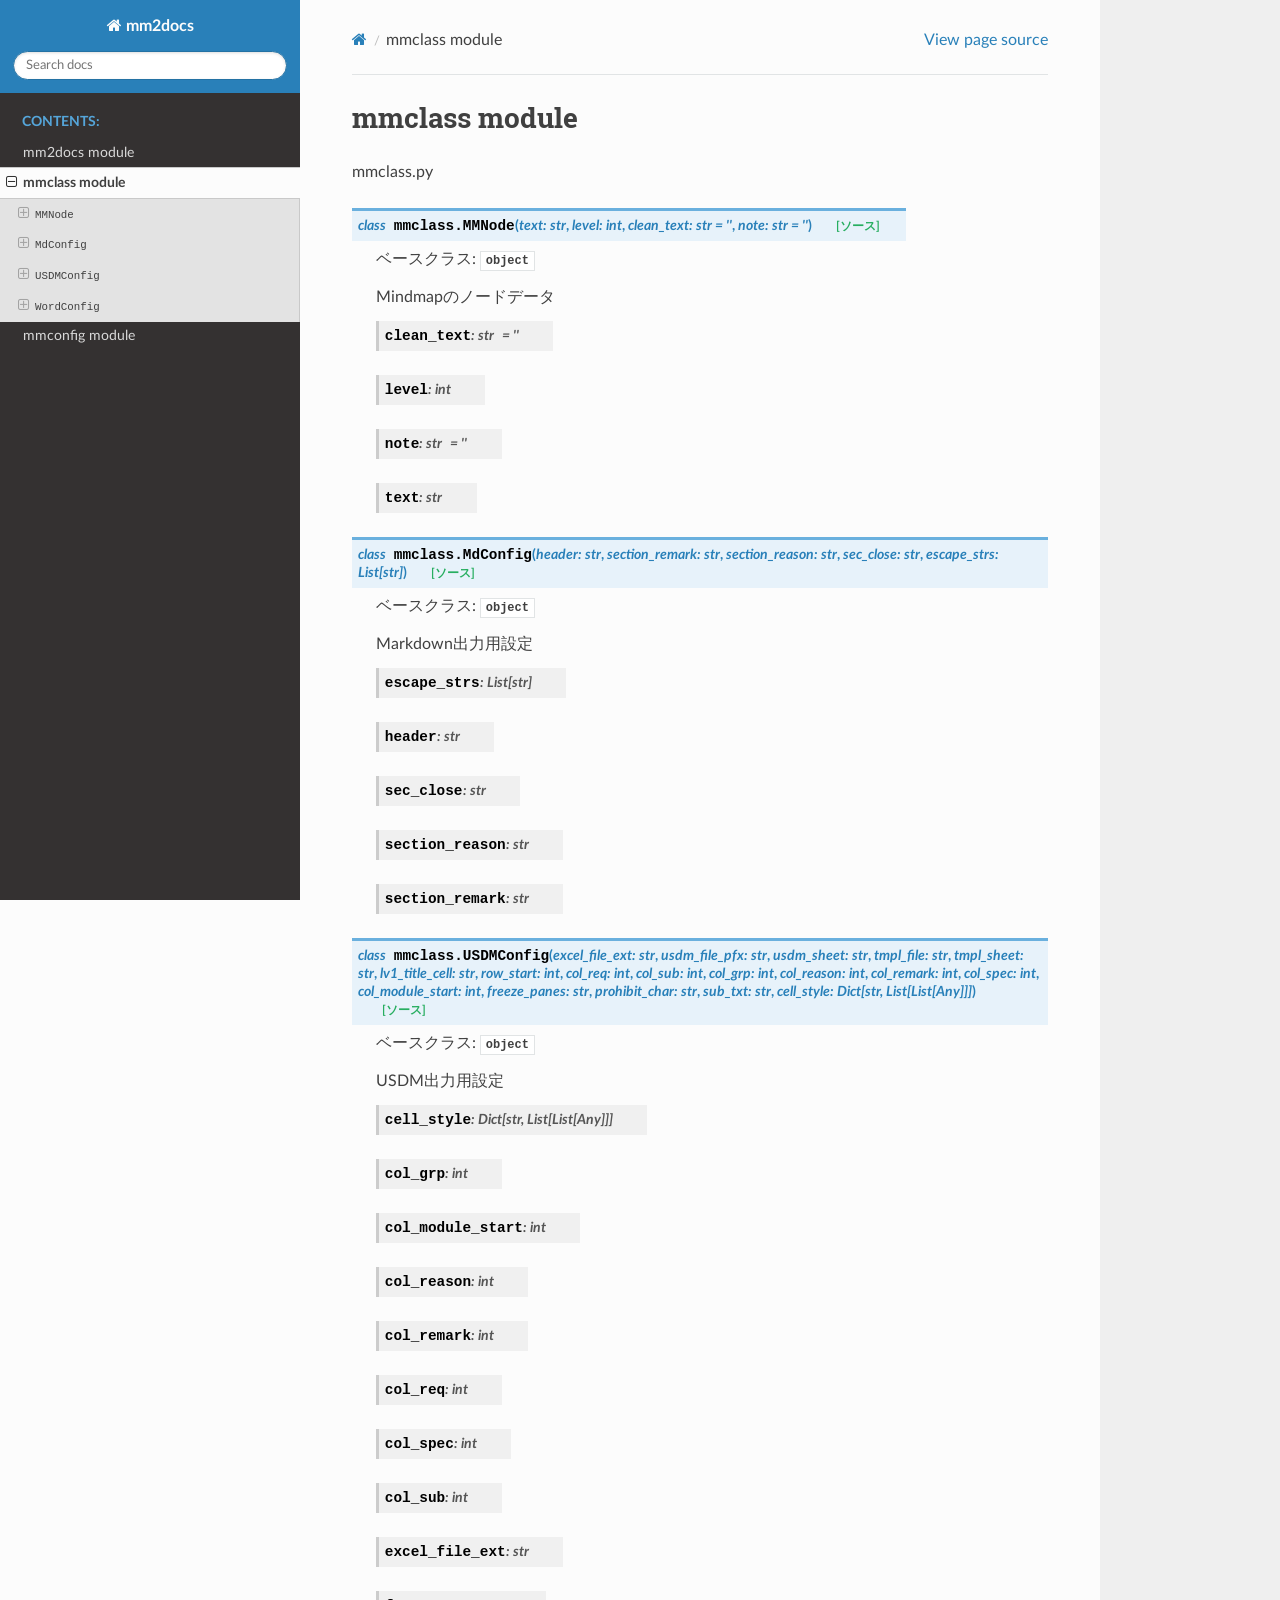
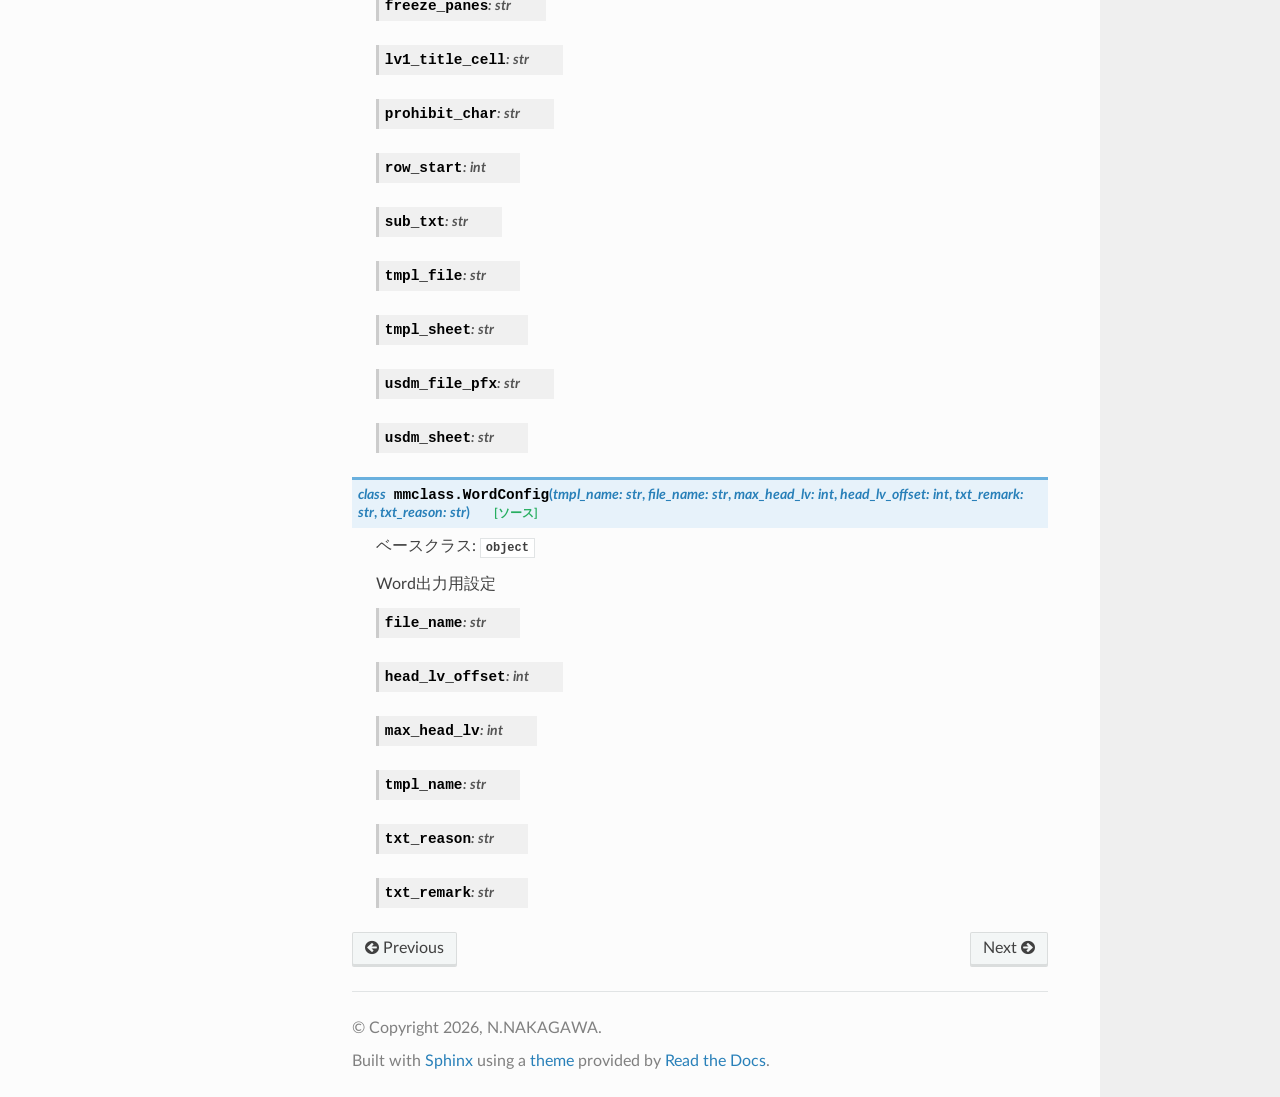
<file: docs/_build/html/mmclass.html>
<!DOCTYPE html>
<html class="writer-html5" lang="ja" data-content_root="./">
<head>
  <meta charset="utf-8" /><meta name="viewport" content="width=device-width, initial-scale=1" />

  <meta name="viewport" content="width=device-width, initial-scale=1.0" />
  <title>mmclass module &mdash; mm2docs 1.0.0 ドキュメント</title>
      <link rel="stylesheet" type="text/css" href="_static/pygments.css?v=b86133f3" />
      <link rel="stylesheet" type="text/css" href="_static/css/theme.css?v=e59714d7" />

  
      <script src="_static/jquery.js?v=5d32c60e"></script>
      <script src="_static/_sphinx_javascript_frameworks_compat.js?v=2cd50e6c"></script>
      <script src="_static/documentation_options.js?v=144c8c96"></script>
      <script src="_static/doctools.js?v=9bcbadda"></script>
      <script src="_static/sphinx_highlight.js?v=dc90522c"></script>
      <script src="_static/translations.js?v=4755f45a"></script>
    <script src="_static/js/theme.js"></script>
    <link rel="index" title="索引" href="genindex.html" />
    <link rel="search" title="検索" href="search.html" />
    <link rel="next" title="mmconfig module" href="mmconfig.html" />
    <link rel="prev" title="mm2docs module" href="mm2docs.html" /> 
</head>

<body class="wy-body-for-nav"> 
  <div class="wy-grid-for-nav">
    <nav data-toggle="wy-nav-shift" class="wy-nav-side">
      <div class="wy-side-scroll">
        <div class="wy-side-nav-search" >

          
          
          <a href="index.html" class="icon icon-home">
            mm2docs
          </a>
<div role="search">
  <form id="rtd-search-form" class="wy-form" action="search.html" method="get">
    <input type="text" name="q" placeholder="Search docs" aria-label="Search docs" />
    <input type="hidden" name="check_keywords" value="yes" />
    <input type="hidden" name="area" value="default" />
  </form>
</div>
        </div><div class="wy-menu wy-menu-vertical" data-spy="affix" role="navigation" aria-label="Navigation menu">
              <p class="caption" role="heading"><span class="caption-text">Contents:</span></p>
<ul class="current">
<li class="toctree-l1"><a class="reference internal" href="mm2docs.html">mm2docs module</a></li>
<li class="toctree-l1 current"><a class="current reference internal" href="#">mmclass module</a><ul>
<li class="toctree-l2"><a class="reference internal" href="#mmclass.MMNode"><code class="docutils literal notranslate"><span class="pre">MMNode</span></code></a><ul>
<li class="toctree-l3"><a class="reference internal" href="#mmclass.MMNode.clean_text"><code class="docutils literal notranslate"><span class="pre">MMNode.clean_text</span></code></a></li>
<li class="toctree-l3"><a class="reference internal" href="#mmclass.MMNode.level"><code class="docutils literal notranslate"><span class="pre">MMNode.level</span></code></a></li>
<li class="toctree-l3"><a class="reference internal" href="#mmclass.MMNode.note"><code class="docutils literal notranslate"><span class="pre">MMNode.note</span></code></a></li>
<li class="toctree-l3"><a class="reference internal" href="#mmclass.MMNode.text"><code class="docutils literal notranslate"><span class="pre">MMNode.text</span></code></a></li>
</ul>
</li>
<li class="toctree-l2"><a class="reference internal" href="#mmclass.MdConfig"><code class="docutils literal notranslate"><span class="pre">MdConfig</span></code></a><ul>
<li class="toctree-l3"><a class="reference internal" href="#mmclass.MdConfig.escape_strs"><code class="docutils literal notranslate"><span class="pre">MdConfig.escape_strs</span></code></a></li>
<li class="toctree-l3"><a class="reference internal" href="#mmclass.MdConfig.header"><code class="docutils literal notranslate"><span class="pre">MdConfig.header</span></code></a></li>
<li class="toctree-l3"><a class="reference internal" href="#mmclass.MdConfig.sec_close"><code class="docutils literal notranslate"><span class="pre">MdConfig.sec_close</span></code></a></li>
<li class="toctree-l3"><a class="reference internal" href="#mmclass.MdConfig.section_reason"><code class="docutils literal notranslate"><span class="pre">MdConfig.section_reason</span></code></a></li>
<li class="toctree-l3"><a class="reference internal" href="#mmclass.MdConfig.section_remark"><code class="docutils literal notranslate"><span class="pre">MdConfig.section_remark</span></code></a></li>
</ul>
</li>
<li class="toctree-l2"><a class="reference internal" href="#mmclass.USDMConfig"><code class="docutils literal notranslate"><span class="pre">USDMConfig</span></code></a><ul>
<li class="toctree-l3"><a class="reference internal" href="#mmclass.USDMConfig.cell_style"><code class="docutils literal notranslate"><span class="pre">USDMConfig.cell_style</span></code></a></li>
<li class="toctree-l3"><a class="reference internal" href="#mmclass.USDMConfig.col_grp"><code class="docutils literal notranslate"><span class="pre">USDMConfig.col_grp</span></code></a></li>
<li class="toctree-l3"><a class="reference internal" href="#mmclass.USDMConfig.col_module_start"><code class="docutils literal notranslate"><span class="pre">USDMConfig.col_module_start</span></code></a></li>
<li class="toctree-l3"><a class="reference internal" href="#mmclass.USDMConfig.col_reason"><code class="docutils literal notranslate"><span class="pre">USDMConfig.col_reason</span></code></a></li>
<li class="toctree-l3"><a class="reference internal" href="#mmclass.USDMConfig.col_remark"><code class="docutils literal notranslate"><span class="pre">USDMConfig.col_remark</span></code></a></li>
<li class="toctree-l3"><a class="reference internal" href="#mmclass.USDMConfig.col_req"><code class="docutils literal notranslate"><span class="pre">USDMConfig.col_req</span></code></a></li>
<li class="toctree-l3"><a class="reference internal" href="#mmclass.USDMConfig.col_spec"><code class="docutils literal notranslate"><span class="pre">USDMConfig.col_spec</span></code></a></li>
<li class="toctree-l3"><a class="reference internal" href="#mmclass.USDMConfig.col_sub"><code class="docutils literal notranslate"><span class="pre">USDMConfig.col_sub</span></code></a></li>
<li class="toctree-l3"><a class="reference internal" href="#mmclass.USDMConfig.excel_file_ext"><code class="docutils literal notranslate"><span class="pre">USDMConfig.excel_file_ext</span></code></a></li>
<li class="toctree-l3"><a class="reference internal" href="#mmclass.USDMConfig.freeze_panes"><code class="docutils literal notranslate"><span class="pre">USDMConfig.freeze_panes</span></code></a></li>
<li class="toctree-l3"><a class="reference internal" href="#mmclass.USDMConfig.lv1_title_cell"><code class="docutils literal notranslate"><span class="pre">USDMConfig.lv1_title_cell</span></code></a></li>
<li class="toctree-l3"><a class="reference internal" href="#mmclass.USDMConfig.prohibit_char"><code class="docutils literal notranslate"><span class="pre">USDMConfig.prohibit_char</span></code></a></li>
<li class="toctree-l3"><a class="reference internal" href="#mmclass.USDMConfig.row_start"><code class="docutils literal notranslate"><span class="pre">USDMConfig.row_start</span></code></a></li>
<li class="toctree-l3"><a class="reference internal" href="#mmclass.USDMConfig.sub_txt"><code class="docutils literal notranslate"><span class="pre">USDMConfig.sub_txt</span></code></a></li>
<li class="toctree-l3"><a class="reference internal" href="#mmclass.USDMConfig.tmpl_file"><code class="docutils literal notranslate"><span class="pre">USDMConfig.tmpl_file</span></code></a></li>
<li class="toctree-l3"><a class="reference internal" href="#mmclass.USDMConfig.tmpl_sheet"><code class="docutils literal notranslate"><span class="pre">USDMConfig.tmpl_sheet</span></code></a></li>
<li class="toctree-l3"><a class="reference internal" href="#mmclass.USDMConfig.usdm_file_pfx"><code class="docutils literal notranslate"><span class="pre">USDMConfig.usdm_file_pfx</span></code></a></li>
<li class="toctree-l3"><a class="reference internal" href="#mmclass.USDMConfig.usdm_sheet"><code class="docutils literal notranslate"><span class="pre">USDMConfig.usdm_sheet</span></code></a></li>
</ul>
</li>
<li class="toctree-l2"><a class="reference internal" href="#mmclass.WordConfig"><code class="docutils literal notranslate"><span class="pre">WordConfig</span></code></a><ul>
<li class="toctree-l3"><a class="reference internal" href="#mmclass.WordConfig.file_name"><code class="docutils literal notranslate"><span class="pre">WordConfig.file_name</span></code></a></li>
<li class="toctree-l3"><a class="reference internal" href="#mmclass.WordConfig.head_lv_offset"><code class="docutils literal notranslate"><span class="pre">WordConfig.head_lv_offset</span></code></a></li>
<li class="toctree-l3"><a class="reference internal" href="#mmclass.WordConfig.max_head_lv"><code class="docutils literal notranslate"><span class="pre">WordConfig.max_head_lv</span></code></a></li>
<li class="toctree-l3"><a class="reference internal" href="#mmclass.WordConfig.tmpl_name"><code class="docutils literal notranslate"><span class="pre">WordConfig.tmpl_name</span></code></a></li>
<li class="toctree-l3"><a class="reference internal" href="#mmclass.WordConfig.txt_reason"><code class="docutils literal notranslate"><span class="pre">WordConfig.txt_reason</span></code></a></li>
<li class="toctree-l3"><a class="reference internal" href="#mmclass.WordConfig.txt_remark"><code class="docutils literal notranslate"><span class="pre">WordConfig.txt_remark</span></code></a></li>
</ul>
</li>
</ul>
</li>
<li class="toctree-l1"><a class="reference internal" href="mmconfig.html">mmconfig module</a></li>
</ul>

        </div>
      </div>
    </nav>

    <section data-toggle="wy-nav-shift" class="wy-nav-content-wrap"><nav class="wy-nav-top" aria-label="Mobile navigation menu" >
          <i data-toggle="wy-nav-top" class="fa fa-bars"></i>
          <a href="index.html">mm2docs</a>
      </nav>

      <div class="wy-nav-content">
        <div class="rst-content">
          <div role="navigation" aria-label="Page navigation">
  <ul class="wy-breadcrumbs">
      <li><a href="index.html" class="icon icon-home" aria-label="Home"></a></li>
      <li class="breadcrumb-item active">mmclass module</li>
      <li class="wy-breadcrumbs-aside">
            <a href="_sources/mmclass.rst.txt" rel="nofollow"> View page source</a>
      </li>
  </ul>
  <hr/>
</div>
          <div role="main" class="document" itemscope="itemscope" itemtype="http://schema.org/Article">
           <div itemprop="articleBody">
             
  <section id="module-mmclass">
<span id="mmclass-module"></span><h1>mmclass module<a class="headerlink" href="#module-mmclass" title="Link to this heading"></a></h1>
<p>mmclass.py</p>
<dl class="py class">
<dt class="sig sig-object py" id="mmclass.MMNode">
<em class="property"><span class="k"><span class="pre">class</span></span><span class="w"> </span></em><span class="sig-prename descclassname"><span class="pre">mmclass.</span></span><span class="sig-name descname"><span class="pre">MMNode</span></span><span class="sig-paren">(</span><em class="sig-param"><span class="n"><span class="pre">text</span></span><span class="p"><span class="pre">:</span></span><span class="w"> </span><span class="n"><span class="pre">str</span></span></em>, <em class="sig-param"><span class="n"><span class="pre">level</span></span><span class="p"><span class="pre">:</span></span><span class="w"> </span><span class="n"><span class="pre">int</span></span></em>, <em class="sig-param"><span class="n"><span class="pre">clean_text</span></span><span class="p"><span class="pre">:</span></span><span class="w"> </span><span class="n"><span class="pre">str</span></span><span class="w"> </span><span class="o"><span class="pre">=</span></span><span class="w"> </span><span class="default_value"><span class="pre">''</span></span></em>, <em class="sig-param"><span class="n"><span class="pre">note</span></span><span class="p"><span class="pre">:</span></span><span class="w"> </span><span class="n"><span class="pre">str</span></span><span class="w"> </span><span class="o"><span class="pre">=</span></span><span class="w"> </span><span class="default_value"><span class="pre">''</span></span></em><span class="sig-paren">)</span><a class="reference internal" href="_modules/mmclass.html#MMNode"><span class="viewcode-link"><span class="pre">[ソース]</span></span></a><a class="headerlink" href="#mmclass.MMNode" title="Link to this definition"></a></dt>
<dd><p>ベースクラス: <code class="xref py py-class docutils literal notranslate"><span class="pre">object</span></code></p>
<p>Mindmapのノードデータ</p>
<dl class="py attribute">
<dt class="sig sig-object py" id="mmclass.MMNode.clean_text">
<span class="sig-name descname"><span class="pre">clean_text</span></span><em class="property"><span class="p"><span class="pre">:</span></span><span class="w"> </span><span class="pre">str</span></em><em class="property"><span class="w"> </span><span class="p"><span class="pre">=</span></span><span class="w"> </span><span class="pre">''</span></em><a class="headerlink" href="#mmclass.MMNode.clean_text" title="Link to this definition"></a></dt>
<dd></dd></dl>

<dl class="py attribute">
<dt class="sig sig-object py" id="mmclass.MMNode.level">
<span class="sig-name descname"><span class="pre">level</span></span><em class="property"><span class="p"><span class="pre">:</span></span><span class="w"> </span><span class="pre">int</span></em><a class="headerlink" href="#mmclass.MMNode.level" title="Link to this definition"></a></dt>
<dd></dd></dl>

<dl class="py attribute">
<dt class="sig sig-object py" id="mmclass.MMNode.note">
<span class="sig-name descname"><span class="pre">note</span></span><em class="property"><span class="p"><span class="pre">:</span></span><span class="w"> </span><span class="pre">str</span></em><em class="property"><span class="w"> </span><span class="p"><span class="pre">=</span></span><span class="w"> </span><span class="pre">''</span></em><a class="headerlink" href="#mmclass.MMNode.note" title="Link to this definition"></a></dt>
<dd></dd></dl>

<dl class="py attribute">
<dt class="sig sig-object py" id="mmclass.MMNode.text">
<span class="sig-name descname"><span class="pre">text</span></span><em class="property"><span class="p"><span class="pre">:</span></span><span class="w"> </span><span class="pre">str</span></em><a class="headerlink" href="#mmclass.MMNode.text" title="Link to this definition"></a></dt>
<dd></dd></dl>

</dd></dl>

<dl class="py class">
<dt class="sig sig-object py" id="mmclass.MdConfig">
<em class="property"><span class="k"><span class="pre">class</span></span><span class="w"> </span></em><span class="sig-prename descclassname"><span class="pre">mmclass.</span></span><span class="sig-name descname"><span class="pre">MdConfig</span></span><span class="sig-paren">(</span><em class="sig-param"><span class="n"><span class="pre">header</span></span><span class="p"><span class="pre">:</span></span><span class="w"> </span><span class="n"><span class="pre">str</span></span></em>, <em class="sig-param"><span class="n"><span class="pre">section_remark</span></span><span class="p"><span class="pre">:</span></span><span class="w"> </span><span class="n"><span class="pre">str</span></span></em>, <em class="sig-param"><span class="n"><span class="pre">section_reason</span></span><span class="p"><span class="pre">:</span></span><span class="w"> </span><span class="n"><span class="pre">str</span></span></em>, <em class="sig-param"><span class="n"><span class="pre">sec_close</span></span><span class="p"><span class="pre">:</span></span><span class="w"> </span><span class="n"><span class="pre">str</span></span></em>, <em class="sig-param"><span class="n"><span class="pre">escape_strs</span></span><span class="p"><span class="pre">:</span></span><span class="w"> </span><span class="n"><span class="pre">List</span><span class="p"><span class="pre">[</span></span><span class="pre">str</span><span class="p"><span class="pre">]</span></span></span></em><span class="sig-paren">)</span><a class="reference internal" href="_modules/mmclass.html#MdConfig"><span class="viewcode-link"><span class="pre">[ソース]</span></span></a><a class="headerlink" href="#mmclass.MdConfig" title="Link to this definition"></a></dt>
<dd><p>ベースクラス: <code class="xref py py-class docutils literal notranslate"><span class="pre">object</span></code></p>
<p>Markdown出力用設定</p>
<dl class="py attribute">
<dt class="sig sig-object py" id="mmclass.MdConfig.escape_strs">
<span class="sig-name descname"><span class="pre">escape_strs</span></span><em class="property"><span class="p"><span class="pre">:</span></span><span class="w"> </span><span class="pre">List</span><span class="p"><span class="pre">[</span></span><span class="pre">str</span><span class="p"><span class="pre">]</span></span></em><a class="headerlink" href="#mmclass.MdConfig.escape_strs" title="Link to this definition"></a></dt>
<dd></dd></dl>

<dl class="py attribute">
<dt class="sig sig-object py" id="mmclass.MdConfig.header">
<span class="sig-name descname"><span class="pre">header</span></span><em class="property"><span class="p"><span class="pre">:</span></span><span class="w"> </span><span class="pre">str</span></em><a class="headerlink" href="#mmclass.MdConfig.header" title="Link to this definition"></a></dt>
<dd></dd></dl>

<dl class="py attribute">
<dt class="sig sig-object py" id="mmclass.MdConfig.sec_close">
<span class="sig-name descname"><span class="pre">sec_close</span></span><em class="property"><span class="p"><span class="pre">:</span></span><span class="w"> </span><span class="pre">str</span></em><a class="headerlink" href="#mmclass.MdConfig.sec_close" title="Link to this definition"></a></dt>
<dd></dd></dl>

<dl class="py attribute">
<dt class="sig sig-object py" id="mmclass.MdConfig.section_reason">
<span class="sig-name descname"><span class="pre">section_reason</span></span><em class="property"><span class="p"><span class="pre">:</span></span><span class="w"> </span><span class="pre">str</span></em><a class="headerlink" href="#mmclass.MdConfig.section_reason" title="Link to this definition"></a></dt>
<dd></dd></dl>

<dl class="py attribute">
<dt class="sig sig-object py" id="mmclass.MdConfig.section_remark">
<span class="sig-name descname"><span class="pre">section_remark</span></span><em class="property"><span class="p"><span class="pre">:</span></span><span class="w"> </span><span class="pre">str</span></em><a class="headerlink" href="#mmclass.MdConfig.section_remark" title="Link to this definition"></a></dt>
<dd></dd></dl>

</dd></dl>

<dl class="py class">
<dt class="sig sig-object py" id="mmclass.USDMConfig">
<em class="property"><span class="k"><span class="pre">class</span></span><span class="w"> </span></em><span class="sig-prename descclassname"><span class="pre">mmclass.</span></span><span class="sig-name descname"><span class="pre">USDMConfig</span></span><span class="sig-paren">(</span><em class="sig-param"><span class="n"><span class="pre">excel_file_ext</span></span><span class="p"><span class="pre">:</span></span><span class="w"> </span><span class="n"><span class="pre">str</span></span></em>, <em class="sig-param"><span class="n"><span class="pre">usdm_file_pfx</span></span><span class="p"><span class="pre">:</span></span><span class="w"> </span><span class="n"><span class="pre">str</span></span></em>, <em class="sig-param"><span class="n"><span class="pre">usdm_sheet</span></span><span class="p"><span class="pre">:</span></span><span class="w"> </span><span class="n"><span class="pre">str</span></span></em>, <em class="sig-param"><span class="n"><span class="pre">tmpl_file</span></span><span class="p"><span class="pre">:</span></span><span class="w"> </span><span class="n"><span class="pre">str</span></span></em>, <em class="sig-param"><span class="n"><span class="pre">tmpl_sheet</span></span><span class="p"><span class="pre">:</span></span><span class="w"> </span><span class="n"><span class="pre">str</span></span></em>, <em class="sig-param"><span class="n"><span class="pre">lv1_title_cell</span></span><span class="p"><span class="pre">:</span></span><span class="w"> </span><span class="n"><span class="pre">str</span></span></em>, <em class="sig-param"><span class="n"><span class="pre">row_start</span></span><span class="p"><span class="pre">:</span></span><span class="w"> </span><span class="n"><span class="pre">int</span></span></em>, <em class="sig-param"><span class="n"><span class="pre">col_req</span></span><span class="p"><span class="pre">:</span></span><span class="w"> </span><span class="n"><span class="pre">int</span></span></em>, <em class="sig-param"><span class="n"><span class="pre">col_sub</span></span><span class="p"><span class="pre">:</span></span><span class="w"> </span><span class="n"><span class="pre">int</span></span></em>, <em class="sig-param"><span class="n"><span class="pre">col_grp</span></span><span class="p"><span class="pre">:</span></span><span class="w"> </span><span class="n"><span class="pre">int</span></span></em>, <em class="sig-param"><span class="n"><span class="pre">col_reason</span></span><span class="p"><span class="pre">:</span></span><span class="w"> </span><span class="n"><span class="pre">int</span></span></em>, <em class="sig-param"><span class="n"><span class="pre">col_remark</span></span><span class="p"><span class="pre">:</span></span><span class="w"> </span><span class="n"><span class="pre">int</span></span></em>, <em class="sig-param"><span class="n"><span class="pre">col_spec</span></span><span class="p"><span class="pre">:</span></span><span class="w"> </span><span class="n"><span class="pre">int</span></span></em>, <em class="sig-param"><span class="n"><span class="pre">col_module_start</span></span><span class="p"><span class="pre">:</span></span><span class="w"> </span><span class="n"><span class="pre">int</span></span></em>, <em class="sig-param"><span class="n"><span class="pre">freeze_panes</span></span><span class="p"><span class="pre">:</span></span><span class="w"> </span><span class="n"><span class="pre">str</span></span></em>, <em class="sig-param"><span class="n"><span class="pre">prohibit_char</span></span><span class="p"><span class="pre">:</span></span><span class="w"> </span><span class="n"><span class="pre">str</span></span></em>, <em class="sig-param"><span class="n"><span class="pre">sub_txt</span></span><span class="p"><span class="pre">:</span></span><span class="w"> </span><span class="n"><span class="pre">str</span></span></em>, <em class="sig-param"><span class="n"><span class="pre">cell_style</span></span><span class="p"><span class="pre">:</span></span><span class="w"> </span><span class="n"><span class="pre">Dict</span><span class="p"><span class="pre">[</span></span><span class="pre">str</span><span class="p"><span class="pre">,</span></span><span class="w"> </span><span class="pre">List</span><span class="p"><span class="pre">[</span></span><span class="pre">List</span><span class="p"><span class="pre">[</span></span><span class="pre">Any</span><span class="p"><span class="pre">]</span></span><span class="p"><span class="pre">]</span></span><span class="p"><span class="pre">]</span></span></span></em><span class="sig-paren">)</span><a class="reference internal" href="_modules/mmclass.html#USDMConfig"><span class="viewcode-link"><span class="pre">[ソース]</span></span></a><a class="headerlink" href="#mmclass.USDMConfig" title="Link to this definition"></a></dt>
<dd><p>ベースクラス: <code class="xref py py-class docutils literal notranslate"><span class="pre">object</span></code></p>
<p>USDM出力用設定</p>
<dl class="py attribute">
<dt class="sig sig-object py" id="mmclass.USDMConfig.cell_style">
<span class="sig-name descname"><span class="pre">cell_style</span></span><em class="property"><span class="p"><span class="pre">:</span></span><span class="w"> </span><span class="pre">Dict</span><span class="p"><span class="pre">[</span></span><span class="pre">str</span><span class="p"><span class="pre">,</span></span><span class="w"> </span><span class="pre">List</span><span class="p"><span class="pre">[</span></span><span class="pre">List</span><span class="p"><span class="pre">[</span></span><span class="pre">Any</span><span class="p"><span class="pre">]</span></span><span class="p"><span class="pre">]</span></span><span class="p"><span class="pre">]</span></span></em><a class="headerlink" href="#mmclass.USDMConfig.cell_style" title="Link to this definition"></a></dt>
<dd></dd></dl>

<dl class="py attribute">
<dt class="sig sig-object py" id="mmclass.USDMConfig.col_grp">
<span class="sig-name descname"><span class="pre">col_grp</span></span><em class="property"><span class="p"><span class="pre">:</span></span><span class="w"> </span><span class="pre">int</span></em><a class="headerlink" href="#mmclass.USDMConfig.col_grp" title="Link to this definition"></a></dt>
<dd></dd></dl>

<dl class="py attribute">
<dt class="sig sig-object py" id="mmclass.USDMConfig.col_module_start">
<span class="sig-name descname"><span class="pre">col_module_start</span></span><em class="property"><span class="p"><span class="pre">:</span></span><span class="w"> </span><span class="pre">int</span></em><a class="headerlink" href="#mmclass.USDMConfig.col_module_start" title="Link to this definition"></a></dt>
<dd></dd></dl>

<dl class="py attribute">
<dt class="sig sig-object py" id="mmclass.USDMConfig.col_reason">
<span class="sig-name descname"><span class="pre">col_reason</span></span><em class="property"><span class="p"><span class="pre">:</span></span><span class="w"> </span><span class="pre">int</span></em><a class="headerlink" href="#mmclass.USDMConfig.col_reason" title="Link to this definition"></a></dt>
<dd></dd></dl>

<dl class="py attribute">
<dt class="sig sig-object py" id="mmclass.USDMConfig.col_remark">
<span class="sig-name descname"><span class="pre">col_remark</span></span><em class="property"><span class="p"><span class="pre">:</span></span><span class="w"> </span><span class="pre">int</span></em><a class="headerlink" href="#mmclass.USDMConfig.col_remark" title="Link to this definition"></a></dt>
<dd></dd></dl>

<dl class="py attribute">
<dt class="sig sig-object py" id="mmclass.USDMConfig.col_req">
<span class="sig-name descname"><span class="pre">col_req</span></span><em class="property"><span class="p"><span class="pre">:</span></span><span class="w"> </span><span class="pre">int</span></em><a class="headerlink" href="#mmclass.USDMConfig.col_req" title="Link to this definition"></a></dt>
<dd></dd></dl>

<dl class="py attribute">
<dt class="sig sig-object py" id="mmclass.USDMConfig.col_spec">
<span class="sig-name descname"><span class="pre">col_spec</span></span><em class="property"><span class="p"><span class="pre">:</span></span><span class="w"> </span><span class="pre">int</span></em><a class="headerlink" href="#mmclass.USDMConfig.col_spec" title="Link to this definition"></a></dt>
<dd></dd></dl>

<dl class="py attribute">
<dt class="sig sig-object py" id="mmclass.USDMConfig.col_sub">
<span class="sig-name descname"><span class="pre">col_sub</span></span><em class="property"><span class="p"><span class="pre">:</span></span><span class="w"> </span><span class="pre">int</span></em><a class="headerlink" href="#mmclass.USDMConfig.col_sub" title="Link to this definition"></a></dt>
<dd></dd></dl>

<dl class="py attribute">
<dt class="sig sig-object py" id="mmclass.USDMConfig.excel_file_ext">
<span class="sig-name descname"><span class="pre">excel_file_ext</span></span><em class="property"><span class="p"><span class="pre">:</span></span><span class="w"> </span><span class="pre">str</span></em><a class="headerlink" href="#mmclass.USDMConfig.excel_file_ext" title="Link to this definition"></a></dt>
<dd></dd></dl>

<dl class="py attribute">
<dt class="sig sig-object py" id="mmclass.USDMConfig.freeze_panes">
<span class="sig-name descname"><span class="pre">freeze_panes</span></span><em class="property"><span class="p"><span class="pre">:</span></span><span class="w"> </span><span class="pre">str</span></em><a class="headerlink" href="#mmclass.USDMConfig.freeze_panes" title="Link to this definition"></a></dt>
<dd></dd></dl>

<dl class="py attribute">
<dt class="sig sig-object py" id="mmclass.USDMConfig.lv1_title_cell">
<span class="sig-name descname"><span class="pre">lv1_title_cell</span></span><em class="property"><span class="p"><span class="pre">:</span></span><span class="w"> </span><span class="pre">str</span></em><a class="headerlink" href="#mmclass.USDMConfig.lv1_title_cell" title="Link to this definition"></a></dt>
<dd></dd></dl>

<dl class="py attribute">
<dt class="sig sig-object py" id="mmclass.USDMConfig.prohibit_char">
<span class="sig-name descname"><span class="pre">prohibit_char</span></span><em class="property"><span class="p"><span class="pre">:</span></span><span class="w"> </span><span class="pre">str</span></em><a class="headerlink" href="#mmclass.USDMConfig.prohibit_char" title="Link to this definition"></a></dt>
<dd></dd></dl>

<dl class="py attribute">
<dt class="sig sig-object py" id="mmclass.USDMConfig.row_start">
<span class="sig-name descname"><span class="pre">row_start</span></span><em class="property"><span class="p"><span class="pre">:</span></span><span class="w"> </span><span class="pre">int</span></em><a class="headerlink" href="#mmclass.USDMConfig.row_start" title="Link to this definition"></a></dt>
<dd></dd></dl>

<dl class="py attribute">
<dt class="sig sig-object py" id="mmclass.USDMConfig.sub_txt">
<span class="sig-name descname"><span class="pre">sub_txt</span></span><em class="property"><span class="p"><span class="pre">:</span></span><span class="w"> </span><span class="pre">str</span></em><a class="headerlink" href="#mmclass.USDMConfig.sub_txt" title="Link to this definition"></a></dt>
<dd></dd></dl>

<dl class="py attribute">
<dt class="sig sig-object py" id="mmclass.USDMConfig.tmpl_file">
<span class="sig-name descname"><span class="pre">tmpl_file</span></span><em class="property"><span class="p"><span class="pre">:</span></span><span class="w"> </span><span class="pre">str</span></em><a class="headerlink" href="#mmclass.USDMConfig.tmpl_file" title="Link to this definition"></a></dt>
<dd></dd></dl>

<dl class="py attribute">
<dt class="sig sig-object py" id="mmclass.USDMConfig.tmpl_sheet">
<span class="sig-name descname"><span class="pre">tmpl_sheet</span></span><em class="property"><span class="p"><span class="pre">:</span></span><span class="w"> </span><span class="pre">str</span></em><a class="headerlink" href="#mmclass.USDMConfig.tmpl_sheet" title="Link to this definition"></a></dt>
<dd></dd></dl>

<dl class="py attribute">
<dt class="sig sig-object py" id="mmclass.USDMConfig.usdm_file_pfx">
<span class="sig-name descname"><span class="pre">usdm_file_pfx</span></span><em class="property"><span class="p"><span class="pre">:</span></span><span class="w"> </span><span class="pre">str</span></em><a class="headerlink" href="#mmclass.USDMConfig.usdm_file_pfx" title="Link to this definition"></a></dt>
<dd></dd></dl>

<dl class="py attribute">
<dt class="sig sig-object py" id="mmclass.USDMConfig.usdm_sheet">
<span class="sig-name descname"><span class="pre">usdm_sheet</span></span><em class="property"><span class="p"><span class="pre">:</span></span><span class="w"> </span><span class="pre">str</span></em><a class="headerlink" href="#mmclass.USDMConfig.usdm_sheet" title="Link to this definition"></a></dt>
<dd></dd></dl>

</dd></dl>

<dl class="py class">
<dt class="sig sig-object py" id="mmclass.WordConfig">
<em class="property"><span class="k"><span class="pre">class</span></span><span class="w"> </span></em><span class="sig-prename descclassname"><span class="pre">mmclass.</span></span><span class="sig-name descname"><span class="pre">WordConfig</span></span><span class="sig-paren">(</span><em class="sig-param"><span class="n"><span class="pre">tmpl_name</span></span><span class="p"><span class="pre">:</span></span><span class="w"> </span><span class="n"><span class="pre">str</span></span></em>, <em class="sig-param"><span class="n"><span class="pre">file_name</span></span><span class="p"><span class="pre">:</span></span><span class="w"> </span><span class="n"><span class="pre">str</span></span></em>, <em class="sig-param"><span class="n"><span class="pre">max_head_lv</span></span><span class="p"><span class="pre">:</span></span><span class="w"> </span><span class="n"><span class="pre">int</span></span></em>, <em class="sig-param"><span class="n"><span class="pre">head_lv_offset</span></span><span class="p"><span class="pre">:</span></span><span class="w"> </span><span class="n"><span class="pre">int</span></span></em>, <em class="sig-param"><span class="n"><span class="pre">txt_remark</span></span><span class="p"><span class="pre">:</span></span><span class="w"> </span><span class="n"><span class="pre">str</span></span></em>, <em class="sig-param"><span class="n"><span class="pre">txt_reason</span></span><span class="p"><span class="pre">:</span></span><span class="w"> </span><span class="n"><span class="pre">str</span></span></em><span class="sig-paren">)</span><a class="reference internal" href="_modules/mmclass.html#WordConfig"><span class="viewcode-link"><span class="pre">[ソース]</span></span></a><a class="headerlink" href="#mmclass.WordConfig" title="Link to this definition"></a></dt>
<dd><p>ベースクラス: <code class="xref py py-class docutils literal notranslate"><span class="pre">object</span></code></p>
<p>Word出力用設定</p>
<dl class="py attribute">
<dt class="sig sig-object py" id="mmclass.WordConfig.file_name">
<span class="sig-name descname"><span class="pre">file_name</span></span><em class="property"><span class="p"><span class="pre">:</span></span><span class="w"> </span><span class="pre">str</span></em><a class="headerlink" href="#mmclass.WordConfig.file_name" title="Link to this definition"></a></dt>
<dd></dd></dl>

<dl class="py attribute">
<dt class="sig sig-object py" id="mmclass.WordConfig.head_lv_offset">
<span class="sig-name descname"><span class="pre">head_lv_offset</span></span><em class="property"><span class="p"><span class="pre">:</span></span><span class="w"> </span><span class="pre">int</span></em><a class="headerlink" href="#mmclass.WordConfig.head_lv_offset" title="Link to this definition"></a></dt>
<dd></dd></dl>

<dl class="py attribute">
<dt class="sig sig-object py" id="mmclass.WordConfig.max_head_lv">
<span class="sig-name descname"><span class="pre">max_head_lv</span></span><em class="property"><span class="p"><span class="pre">:</span></span><span class="w"> </span><span class="pre">int</span></em><a class="headerlink" href="#mmclass.WordConfig.max_head_lv" title="Link to this definition"></a></dt>
<dd></dd></dl>

<dl class="py attribute">
<dt class="sig sig-object py" id="mmclass.WordConfig.tmpl_name">
<span class="sig-name descname"><span class="pre">tmpl_name</span></span><em class="property"><span class="p"><span class="pre">:</span></span><span class="w"> </span><span class="pre">str</span></em><a class="headerlink" href="#mmclass.WordConfig.tmpl_name" title="Link to this definition"></a></dt>
<dd></dd></dl>

<dl class="py attribute">
<dt class="sig sig-object py" id="mmclass.WordConfig.txt_reason">
<span class="sig-name descname"><span class="pre">txt_reason</span></span><em class="property"><span class="p"><span class="pre">:</span></span><span class="w"> </span><span class="pre">str</span></em><a class="headerlink" href="#mmclass.WordConfig.txt_reason" title="Link to this definition"></a></dt>
<dd></dd></dl>

<dl class="py attribute">
<dt class="sig sig-object py" id="mmclass.WordConfig.txt_remark">
<span class="sig-name descname"><span class="pre">txt_remark</span></span><em class="property"><span class="p"><span class="pre">:</span></span><span class="w"> </span><span class="pre">str</span></em><a class="headerlink" href="#mmclass.WordConfig.txt_remark" title="Link to this definition"></a></dt>
<dd></dd></dl>

</dd></dl>

</section>


           </div>
          </div>
          <footer><div class="rst-footer-buttons" role="navigation" aria-label="Footer">
        <a href="mm2docs.html" class="btn btn-neutral float-left" title="mm2docs module" accesskey="p" rel="prev"><span class="fa fa-arrow-circle-left" aria-hidden="true"></span> Previous</a>
        <a href="mmconfig.html" class="btn btn-neutral float-right" title="mmconfig module" accesskey="n" rel="next">Next <span class="fa fa-arrow-circle-right" aria-hidden="true"></span></a>
    </div>

  <hr/>

  <div role="contentinfo">
    <p>&#169; Copyright 2026, N.NAKAGAWA.</p>
  </div>

  Built with <a href="https://www.sphinx-doc.org/">Sphinx</a> using a
    <a href="https://github.com/readthedocs/sphinx_rtd_theme">theme</a>
    provided by <a href="https://readthedocs.org">Read the Docs</a>.
   

</footer>
        </div>
      </div>
    </section>
  </div>
  <script>
      jQuery(function () {
          SphinxRtdTheme.Navigation.enable(true);
      });
  </script> 

</body>
</html>
</file>
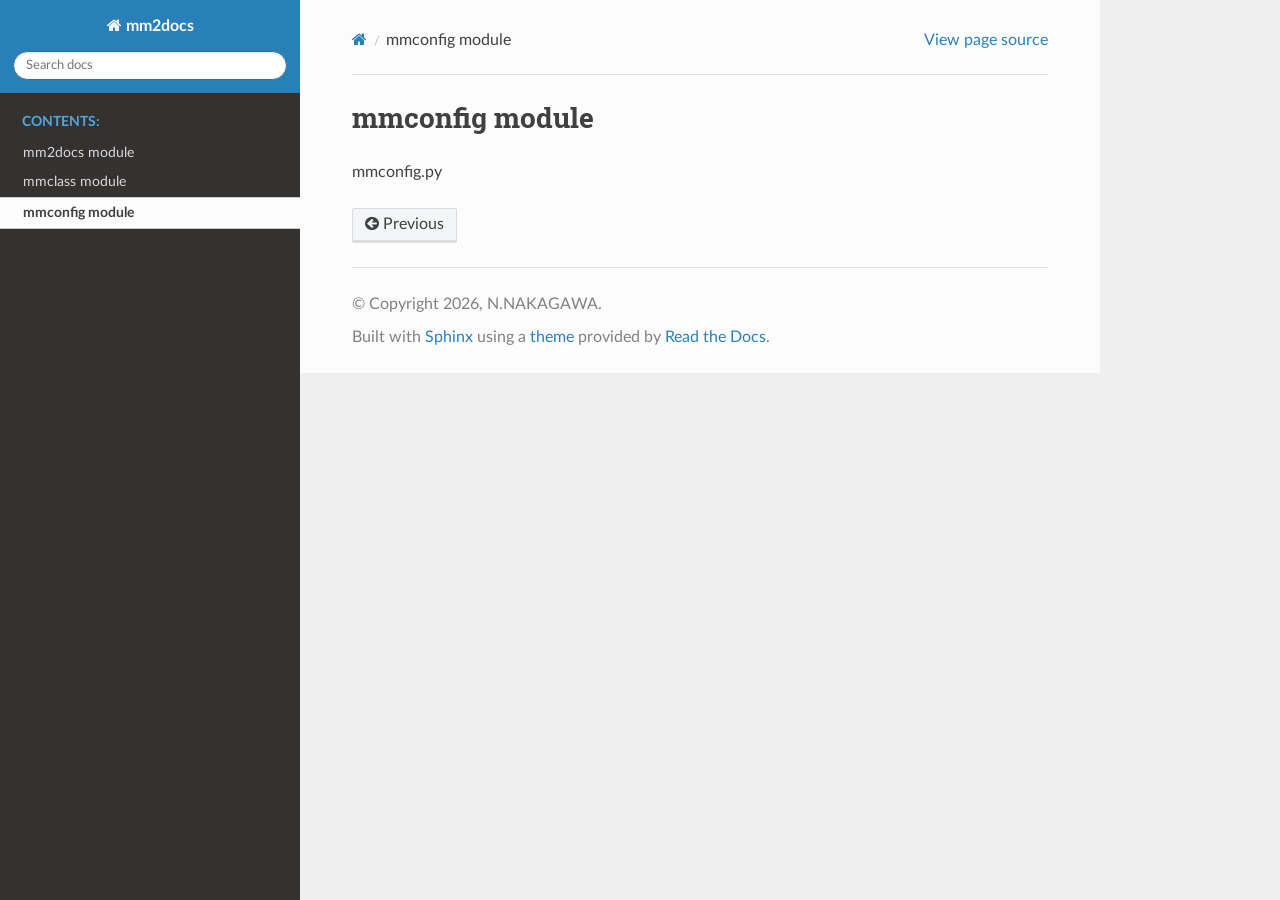
<file: docs/_build/html/mmconfig.html>
<!DOCTYPE html>
<html class="writer-html5" lang="ja" data-content_root="./">
<head>
  <meta charset="utf-8" /><meta name="viewport" content="width=device-width, initial-scale=1" />

  <meta name="viewport" content="width=device-width, initial-scale=1.0" />
  <title>mmconfig module &mdash; mm2docs 1.0.0 ドキュメント</title>
      <link rel="stylesheet" type="text/css" href="_static/pygments.css?v=b86133f3" />
      <link rel="stylesheet" type="text/css" href="_static/css/theme.css?v=e59714d7" />

  
      <script src="_static/jquery.js?v=5d32c60e"></script>
      <script src="_static/_sphinx_javascript_frameworks_compat.js?v=2cd50e6c"></script>
      <script src="_static/documentation_options.js?v=144c8c96"></script>
      <script src="_static/doctools.js?v=9bcbadda"></script>
      <script src="_static/sphinx_highlight.js?v=dc90522c"></script>
      <script src="_static/translations.js?v=4755f45a"></script>
    <script src="_static/js/theme.js"></script>
    <link rel="index" title="索引" href="genindex.html" />
    <link rel="search" title="検索" href="search.html" />
    <link rel="prev" title="mmclass module" href="mmclass.html" /> 
</head>

<body class="wy-body-for-nav"> 
  <div class="wy-grid-for-nav">
    <nav data-toggle="wy-nav-shift" class="wy-nav-side">
      <div class="wy-side-scroll">
        <div class="wy-side-nav-search" >

          
          
          <a href="index.html" class="icon icon-home">
            mm2docs
          </a>
<div role="search">
  <form id="rtd-search-form" class="wy-form" action="search.html" method="get">
    <input type="text" name="q" placeholder="Search docs" aria-label="Search docs" />
    <input type="hidden" name="check_keywords" value="yes" />
    <input type="hidden" name="area" value="default" />
  </form>
</div>
        </div><div class="wy-menu wy-menu-vertical" data-spy="affix" role="navigation" aria-label="Navigation menu">
              <p class="caption" role="heading"><span class="caption-text">Contents:</span></p>
<ul class="current">
<li class="toctree-l1"><a class="reference internal" href="mm2docs.html">mm2docs module</a></li>
<li class="toctree-l1"><a class="reference internal" href="mmclass.html">mmclass module</a></li>
<li class="toctree-l1 current"><a class="current reference internal" href="#">mmconfig module</a></li>
</ul>

        </div>
      </div>
    </nav>

    <section data-toggle="wy-nav-shift" class="wy-nav-content-wrap"><nav class="wy-nav-top" aria-label="Mobile navigation menu" >
          <i data-toggle="wy-nav-top" class="fa fa-bars"></i>
          <a href="index.html">mm2docs</a>
      </nav>

      <div class="wy-nav-content">
        <div class="rst-content">
          <div role="navigation" aria-label="Page navigation">
  <ul class="wy-breadcrumbs">
      <li><a href="index.html" class="icon icon-home" aria-label="Home"></a></li>
      <li class="breadcrumb-item active">mmconfig module</li>
      <li class="wy-breadcrumbs-aside">
            <a href="_sources/mmconfig.rst.txt" rel="nofollow"> View page source</a>
      </li>
  </ul>
  <hr/>
</div>
          <div role="main" class="document" itemscope="itemscope" itemtype="http://schema.org/Article">
           <div itemprop="articleBody">
             
  <section id="module-mmconfig">
<span id="mmconfig-module"></span><h1>mmconfig module<a class="headerlink" href="#module-mmconfig" title="Link to this heading"></a></h1>
<p>mmconfig.py</p>
</section>


           </div>
          </div>
          <footer><div class="rst-footer-buttons" role="navigation" aria-label="Footer">
        <a href="mmclass.html" class="btn btn-neutral float-left" title="mmclass module" accesskey="p" rel="prev"><span class="fa fa-arrow-circle-left" aria-hidden="true"></span> Previous</a>
    </div>

  <hr/>

  <div role="contentinfo">
    <p>&#169; Copyright 2026, N.NAKAGAWA.</p>
  </div>

  Built with <a href="https://www.sphinx-doc.org/">Sphinx</a> using a
    <a href="https://github.com/readthedocs/sphinx_rtd_theme">theme</a>
    provided by <a href="https://readthedocs.org">Read the Docs</a>.
   

</footer>
        </div>
      </div>
    </section>
  </div>
  <script>
      jQuery(function () {
          SphinxRtdTheme.Navigation.enable(true);
      });
  </script> 

</body>
</html>
</file>
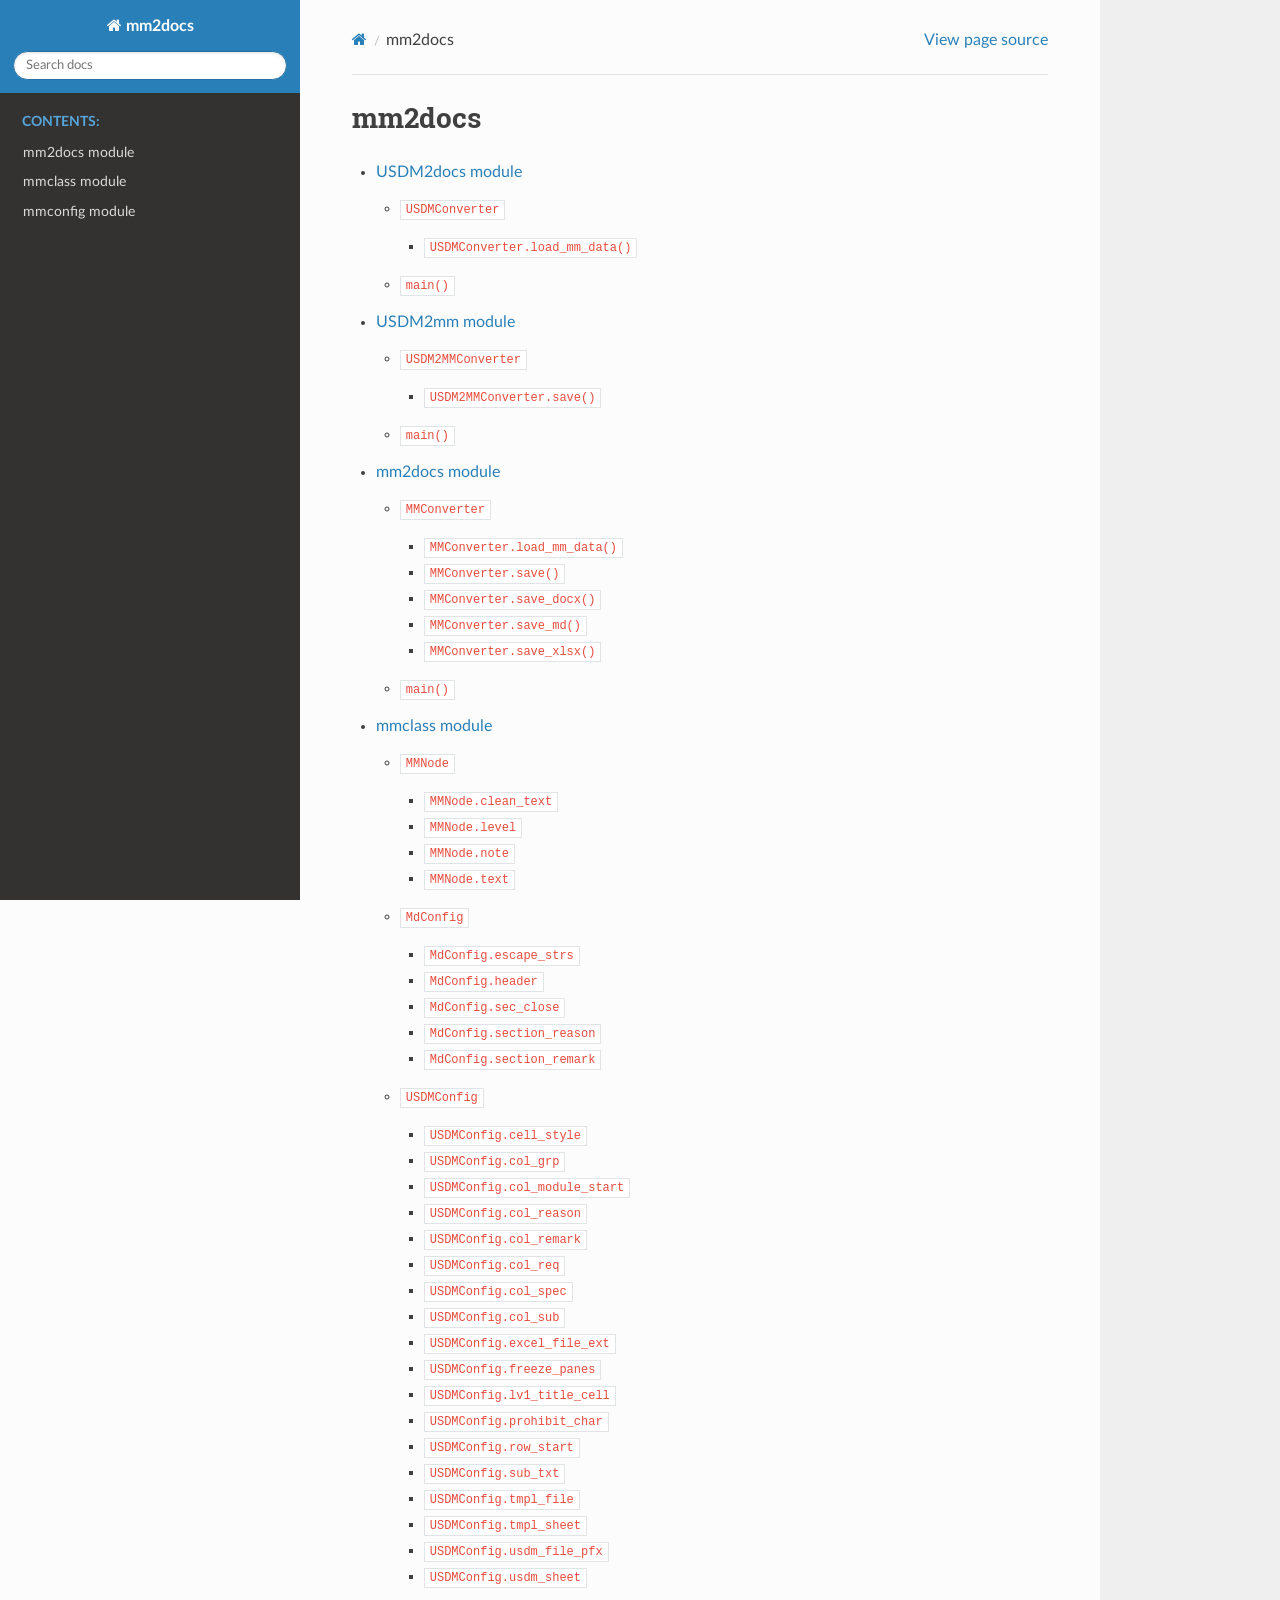
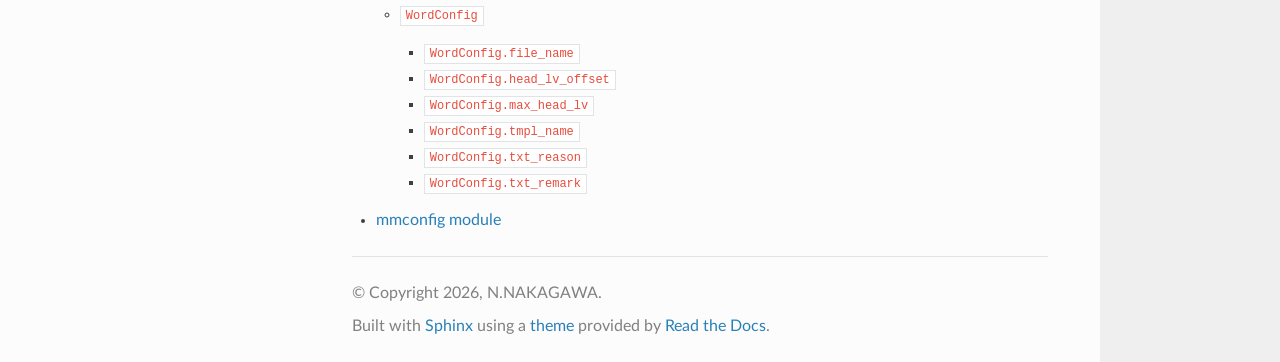
<file: docs/_build/html/modules.html>
<!DOCTYPE html>
<html class="writer-html5" lang="ja" data-content_root="./">
<head>
  <meta charset="utf-8" /><meta name="viewport" content="width=device-width, initial-scale=1" />

  <meta name="viewport" content="width=device-width, initial-scale=1.0" />
  <title>mm2docs &mdash; mm2docs 1.0.0 ドキュメント</title>
      <link rel="stylesheet" type="text/css" href="_static/pygments.css?v=b86133f3" />
      <link rel="stylesheet" type="text/css" href="_static/css/theme.css?v=e59714d7" />

  
      <script src="_static/jquery.js?v=5d32c60e"></script>
      <script src="_static/_sphinx_javascript_frameworks_compat.js?v=2cd50e6c"></script>
      <script src="_static/documentation_options.js?v=144c8c96"></script>
      <script src="_static/doctools.js?v=9bcbadda"></script>
      <script src="_static/sphinx_highlight.js?v=dc90522c"></script>
      <script src="_static/translations.js?v=4755f45a"></script>
    <script src="_static/js/theme.js"></script>
    <link rel="index" title="索引" href="genindex.html" />
    <link rel="search" title="検索" href="search.html" /> 
</head>

<body class="wy-body-for-nav"> 
  <div class="wy-grid-for-nav">
    <nav data-toggle="wy-nav-shift" class="wy-nav-side">
      <div class="wy-side-scroll">
        <div class="wy-side-nav-search" >

          
          
          <a href="index.html" class="icon icon-home">
            mm2docs
          </a>
<div role="search">
  <form id="rtd-search-form" class="wy-form" action="search.html" method="get">
    <input type="text" name="q" placeholder="Search docs" aria-label="Search docs" />
    <input type="hidden" name="check_keywords" value="yes" />
    <input type="hidden" name="area" value="default" />
  </form>
</div>
        </div><div class="wy-menu wy-menu-vertical" data-spy="affix" role="navigation" aria-label="Navigation menu">
              <p class="caption" role="heading"><span class="caption-text">Contents:</span></p>
<ul>
<li class="toctree-l1"><a class="reference internal" href="mm2docs.html">mm2docs module</a></li>
<li class="toctree-l1"><a class="reference internal" href="mmclass.html">mmclass module</a></li>
<li class="toctree-l1"><a class="reference internal" href="mmconfig.html">mmconfig module</a></li>
</ul>

        </div>
      </div>
    </nav>

    <section data-toggle="wy-nav-shift" class="wy-nav-content-wrap"><nav class="wy-nav-top" aria-label="Mobile navigation menu" >
          <i data-toggle="wy-nav-top" class="fa fa-bars"></i>
          <a href="index.html">mm2docs</a>
      </nav>

      <div class="wy-nav-content">
        <div class="rst-content">
          <div role="navigation" aria-label="Page navigation">
  <ul class="wy-breadcrumbs">
      <li><a href="index.html" class="icon icon-home" aria-label="Home"></a></li>
      <li class="breadcrumb-item active">mm2docs</li>
      <li class="wy-breadcrumbs-aside">
            <a href="_sources/modules.rst.txt" rel="nofollow"> View page source</a>
      </li>
  </ul>
  <hr/>
</div>
          <div role="main" class="document" itemscope="itemscope" itemtype="http://schema.org/Article">
           <div itemprop="articleBody">
             
  <section id="mm2docs">
<h1>mm2docs<a class="headerlink" href="#mm2docs" title="Link to this heading"></a></h1>
<div class="toctree-wrapper compound">
<ul>
<li class="toctree-l1"><a class="reference internal" href="USDM2docs.html">USDM2docs module</a><ul>
<li class="toctree-l2"><a class="reference internal" href="USDM2docs.html#USDM2docs.USDMConverter"><code class="docutils literal notranslate"><span class="pre">USDMConverter</span></code></a><ul>
<li class="toctree-l3"><a class="reference internal" href="USDM2docs.html#USDM2docs.USDMConverter.load_mm_data"><code class="docutils literal notranslate"><span class="pre">USDMConverter.load_mm_data()</span></code></a></li>
</ul>
</li>
<li class="toctree-l2"><a class="reference internal" href="USDM2docs.html#USDM2docs.main"><code class="docutils literal notranslate"><span class="pre">main()</span></code></a></li>
</ul>
</li>
<li class="toctree-l1"><a class="reference internal" href="USDM2mm.html">USDM2mm module</a><ul>
<li class="toctree-l2"><a class="reference internal" href="USDM2mm.html#USDM2mm.USDM2MMConverter"><code class="docutils literal notranslate"><span class="pre">USDM2MMConverter</span></code></a><ul>
<li class="toctree-l3"><a class="reference internal" href="USDM2mm.html#USDM2mm.USDM2MMConverter.save"><code class="docutils literal notranslate"><span class="pre">USDM2MMConverter.save()</span></code></a></li>
</ul>
</li>
<li class="toctree-l2"><a class="reference internal" href="USDM2mm.html#USDM2mm.main"><code class="docutils literal notranslate"><span class="pre">main()</span></code></a></li>
</ul>
</li>
<li class="toctree-l1"><a class="reference internal" href="mm2docs.html">mm2docs module</a><ul>
<li class="toctree-l2"><a class="reference internal" href="mm2docs.html#mm2docs.MMConverter"><code class="docutils literal notranslate"><span class="pre">MMConverter</span></code></a><ul>
<li class="toctree-l3"><a class="reference internal" href="mm2docs.html#mm2docs.MMConverter.load_mm_data"><code class="docutils literal notranslate"><span class="pre">MMConverter.load_mm_data()</span></code></a></li>
<li class="toctree-l3"><a class="reference internal" href="mm2docs.html#mm2docs.MMConverter.save"><code class="docutils literal notranslate"><span class="pre">MMConverter.save()</span></code></a></li>
<li class="toctree-l3"><a class="reference internal" href="mm2docs.html#mm2docs.MMConverter.save_docx"><code class="docutils literal notranslate"><span class="pre">MMConverter.save_docx()</span></code></a></li>
<li class="toctree-l3"><a class="reference internal" href="mm2docs.html#mm2docs.MMConverter.save_md"><code class="docutils literal notranslate"><span class="pre">MMConverter.save_md()</span></code></a></li>
<li class="toctree-l3"><a class="reference internal" href="mm2docs.html#mm2docs.MMConverter.save_xlsx"><code class="docutils literal notranslate"><span class="pre">MMConverter.save_xlsx()</span></code></a></li>
</ul>
</li>
<li class="toctree-l2"><a class="reference internal" href="mm2docs.html#mm2docs.main"><code class="docutils literal notranslate"><span class="pre">main()</span></code></a></li>
</ul>
</li>
<li class="toctree-l1"><a class="reference internal" href="mmclass.html">mmclass module</a><ul>
<li class="toctree-l2"><a class="reference internal" href="mmclass.html#mmclass.MMNode"><code class="docutils literal notranslate"><span class="pre">MMNode</span></code></a><ul>
<li class="toctree-l3"><a class="reference internal" href="mmclass.html#mmclass.MMNode.clean_text"><code class="docutils literal notranslate"><span class="pre">MMNode.clean_text</span></code></a></li>
<li class="toctree-l3"><a class="reference internal" href="mmclass.html#mmclass.MMNode.level"><code class="docutils literal notranslate"><span class="pre">MMNode.level</span></code></a></li>
<li class="toctree-l3"><a class="reference internal" href="mmclass.html#mmclass.MMNode.note"><code class="docutils literal notranslate"><span class="pre">MMNode.note</span></code></a></li>
<li class="toctree-l3"><a class="reference internal" href="mmclass.html#mmclass.MMNode.text"><code class="docutils literal notranslate"><span class="pre">MMNode.text</span></code></a></li>
</ul>
</li>
<li class="toctree-l2"><a class="reference internal" href="mmclass.html#mmclass.MdConfig"><code class="docutils literal notranslate"><span class="pre">MdConfig</span></code></a><ul>
<li class="toctree-l3"><a class="reference internal" href="mmclass.html#mmclass.MdConfig.escape_strs"><code class="docutils literal notranslate"><span class="pre">MdConfig.escape_strs</span></code></a></li>
<li class="toctree-l3"><a class="reference internal" href="mmclass.html#mmclass.MdConfig.header"><code class="docutils literal notranslate"><span class="pre">MdConfig.header</span></code></a></li>
<li class="toctree-l3"><a class="reference internal" href="mmclass.html#mmclass.MdConfig.sec_close"><code class="docutils literal notranslate"><span class="pre">MdConfig.sec_close</span></code></a></li>
<li class="toctree-l3"><a class="reference internal" href="mmclass.html#mmclass.MdConfig.section_reason"><code class="docutils literal notranslate"><span class="pre">MdConfig.section_reason</span></code></a></li>
<li class="toctree-l3"><a class="reference internal" href="mmclass.html#mmclass.MdConfig.section_remark"><code class="docutils literal notranslate"><span class="pre">MdConfig.section_remark</span></code></a></li>
</ul>
</li>
<li class="toctree-l2"><a class="reference internal" href="mmclass.html#mmclass.USDMConfig"><code class="docutils literal notranslate"><span class="pre">USDMConfig</span></code></a><ul>
<li class="toctree-l3"><a class="reference internal" href="mmclass.html#mmclass.USDMConfig.cell_style"><code class="docutils literal notranslate"><span class="pre">USDMConfig.cell_style</span></code></a></li>
<li class="toctree-l3"><a class="reference internal" href="mmclass.html#mmclass.USDMConfig.col_grp"><code class="docutils literal notranslate"><span class="pre">USDMConfig.col_grp</span></code></a></li>
<li class="toctree-l3"><a class="reference internal" href="mmclass.html#mmclass.USDMConfig.col_module_start"><code class="docutils literal notranslate"><span class="pre">USDMConfig.col_module_start</span></code></a></li>
<li class="toctree-l3"><a class="reference internal" href="mmclass.html#mmclass.USDMConfig.col_reason"><code class="docutils literal notranslate"><span class="pre">USDMConfig.col_reason</span></code></a></li>
<li class="toctree-l3"><a class="reference internal" href="mmclass.html#mmclass.USDMConfig.col_remark"><code class="docutils literal notranslate"><span class="pre">USDMConfig.col_remark</span></code></a></li>
<li class="toctree-l3"><a class="reference internal" href="mmclass.html#mmclass.USDMConfig.col_req"><code class="docutils literal notranslate"><span class="pre">USDMConfig.col_req</span></code></a></li>
<li class="toctree-l3"><a class="reference internal" href="mmclass.html#mmclass.USDMConfig.col_spec"><code class="docutils literal notranslate"><span class="pre">USDMConfig.col_spec</span></code></a></li>
<li class="toctree-l3"><a class="reference internal" href="mmclass.html#mmclass.USDMConfig.col_sub"><code class="docutils literal notranslate"><span class="pre">USDMConfig.col_sub</span></code></a></li>
<li class="toctree-l3"><a class="reference internal" href="mmclass.html#mmclass.USDMConfig.excel_file_ext"><code class="docutils literal notranslate"><span class="pre">USDMConfig.excel_file_ext</span></code></a></li>
<li class="toctree-l3"><a class="reference internal" href="mmclass.html#mmclass.USDMConfig.freeze_panes"><code class="docutils literal notranslate"><span class="pre">USDMConfig.freeze_panes</span></code></a></li>
<li class="toctree-l3"><a class="reference internal" href="mmclass.html#mmclass.USDMConfig.lv1_title_cell"><code class="docutils literal notranslate"><span class="pre">USDMConfig.lv1_title_cell</span></code></a></li>
<li class="toctree-l3"><a class="reference internal" href="mmclass.html#mmclass.USDMConfig.prohibit_char"><code class="docutils literal notranslate"><span class="pre">USDMConfig.prohibit_char</span></code></a></li>
<li class="toctree-l3"><a class="reference internal" href="mmclass.html#mmclass.USDMConfig.row_start"><code class="docutils literal notranslate"><span class="pre">USDMConfig.row_start</span></code></a></li>
<li class="toctree-l3"><a class="reference internal" href="mmclass.html#mmclass.USDMConfig.sub_txt"><code class="docutils literal notranslate"><span class="pre">USDMConfig.sub_txt</span></code></a></li>
<li class="toctree-l3"><a class="reference internal" href="mmclass.html#mmclass.USDMConfig.tmpl_file"><code class="docutils literal notranslate"><span class="pre">USDMConfig.tmpl_file</span></code></a></li>
<li class="toctree-l3"><a class="reference internal" href="mmclass.html#mmclass.USDMConfig.tmpl_sheet"><code class="docutils literal notranslate"><span class="pre">USDMConfig.tmpl_sheet</span></code></a></li>
<li class="toctree-l3"><a class="reference internal" href="mmclass.html#mmclass.USDMConfig.usdm_file_pfx"><code class="docutils literal notranslate"><span class="pre">USDMConfig.usdm_file_pfx</span></code></a></li>
<li class="toctree-l3"><a class="reference internal" href="mmclass.html#mmclass.USDMConfig.usdm_sheet"><code class="docutils literal notranslate"><span class="pre">USDMConfig.usdm_sheet</span></code></a></li>
</ul>
</li>
<li class="toctree-l2"><a class="reference internal" href="mmclass.html#mmclass.WordConfig"><code class="docutils literal notranslate"><span class="pre">WordConfig</span></code></a><ul>
<li class="toctree-l3"><a class="reference internal" href="mmclass.html#mmclass.WordConfig.file_name"><code class="docutils literal notranslate"><span class="pre">WordConfig.file_name</span></code></a></li>
<li class="toctree-l3"><a class="reference internal" href="mmclass.html#mmclass.WordConfig.head_lv_offset"><code class="docutils literal notranslate"><span class="pre">WordConfig.head_lv_offset</span></code></a></li>
<li class="toctree-l3"><a class="reference internal" href="mmclass.html#mmclass.WordConfig.max_head_lv"><code class="docutils literal notranslate"><span class="pre">WordConfig.max_head_lv</span></code></a></li>
<li class="toctree-l3"><a class="reference internal" href="mmclass.html#mmclass.WordConfig.tmpl_name"><code class="docutils literal notranslate"><span class="pre">WordConfig.tmpl_name</span></code></a></li>
<li class="toctree-l3"><a class="reference internal" href="mmclass.html#mmclass.WordConfig.txt_reason"><code class="docutils literal notranslate"><span class="pre">WordConfig.txt_reason</span></code></a></li>
<li class="toctree-l3"><a class="reference internal" href="mmclass.html#mmclass.WordConfig.txt_remark"><code class="docutils literal notranslate"><span class="pre">WordConfig.txt_remark</span></code></a></li>
</ul>
</li>
</ul>
</li>
<li class="toctree-l1"><a class="reference internal" href="mmconfig.html">mmconfig module</a></li>
</ul>
</div>
</section>


           </div>
          </div>
          <footer>

  <hr/>

  <div role="contentinfo">
    <p>&#169; Copyright 2026, N.NAKAGAWA.</p>
  </div>

  Built with <a href="https://www.sphinx-doc.org/">Sphinx</a> using a
    <a href="https://github.com/readthedocs/sphinx_rtd_theme">theme</a>
    provided by <a href="https://readthedocs.org">Read the Docs</a>.
   

</footer>
        </div>
      </div>
    </section>
  </div>
  <script>
      jQuery(function () {
          SphinxRtdTheme.Navigation.enable(true);
      });
  </script> 

</body>
</html>
</file>
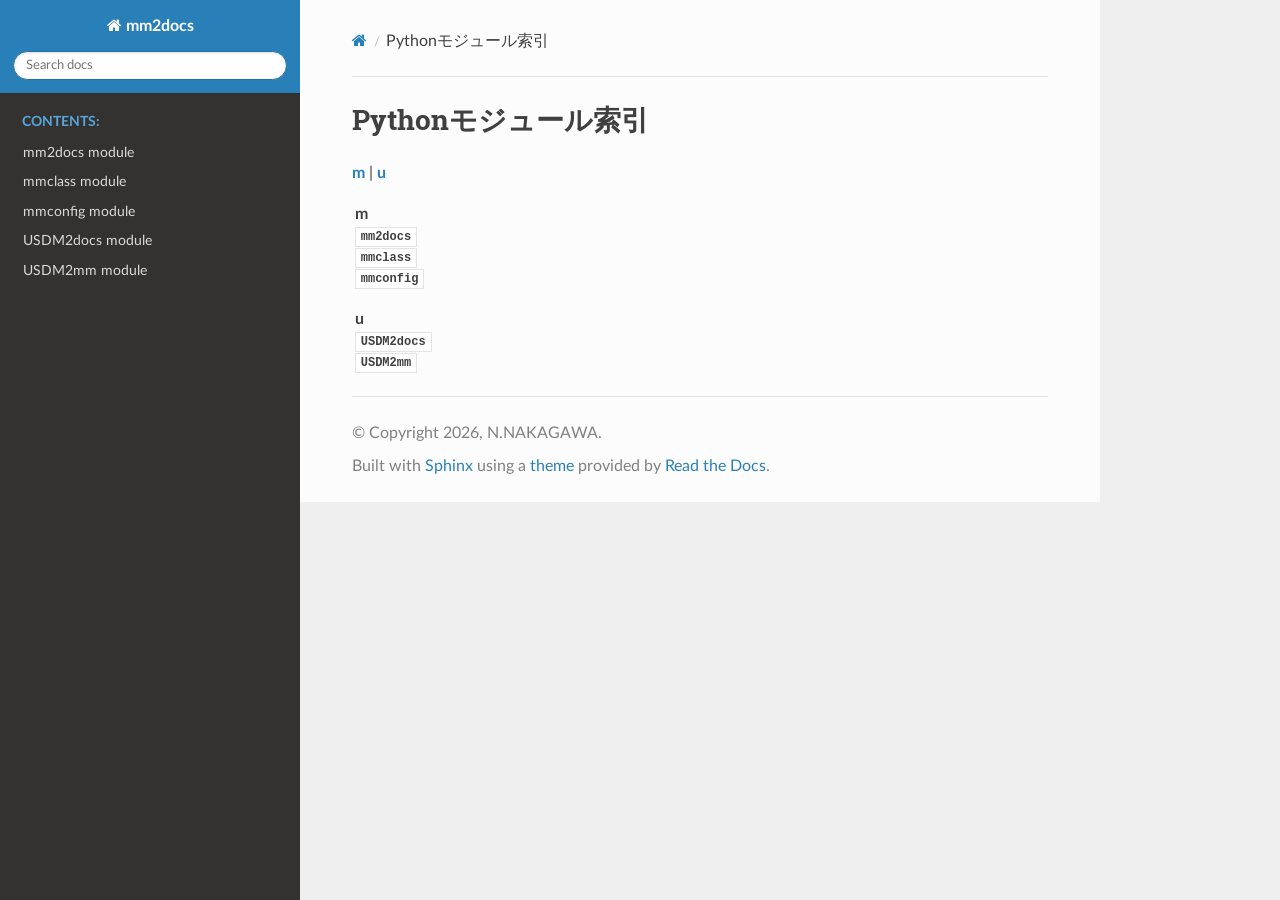
<file: docs/_build/html/py-modindex.html>
<!DOCTYPE html>
<html class="writer-html5" lang="ja" data-content_root="./">
<head>
  <meta charset="utf-8" />
  <meta name="viewport" content="width=device-width, initial-scale=1.0" />
  <title>Pythonモジュール索引 &mdash; mm2docs 1.0.0 ドキュメント</title>
      <link rel="stylesheet" type="text/css" href="_static/pygments.css?v=b86133f3" />
      <link rel="stylesheet" type="text/css" href="_static/css/theme.css?v=e59714d7" />

  
      <script src="_static/jquery.js?v=5d32c60e"></script>
      <script src="_static/_sphinx_javascript_frameworks_compat.js?v=2cd50e6c"></script>
      <script src="_static/documentation_options.js?v=144c8c96"></script>
      <script src="_static/doctools.js?v=9bcbadda"></script>
      <script src="_static/sphinx_highlight.js?v=dc90522c"></script>
      <script src="_static/translations.js?v=4755f45a"></script>
    <script src="_static/js/theme.js"></script>
    <link rel="index" title="索引" href="genindex.html" />
    <link rel="search" title="検索" href="search.html" />
 

    <script>
      DOCUMENTATION_OPTIONS.COLLAPSE_INDEX = true;
    </script>


</head>

<body class="wy-body-for-nav"> 
  <div class="wy-grid-for-nav">
    <nav data-toggle="wy-nav-shift" class="wy-nav-side">
      <div class="wy-side-scroll">
        <div class="wy-side-nav-search" >

          
          
          <a href="index.html" class="icon icon-home">
            mm2docs
          </a>
<div role="search">
  <form id="rtd-search-form" class="wy-form" action="search.html" method="get">
    <input type="text" name="q" placeholder="Search docs" aria-label="Search docs" />
    <input type="hidden" name="check_keywords" value="yes" />
    <input type="hidden" name="area" value="default" />
  </form>
</div>
        </div><div class="wy-menu wy-menu-vertical" data-spy="affix" role="navigation" aria-label="Navigation menu">
              <p class="caption" role="heading"><span class="caption-text">Contents:</span></p>
<ul>
<li class="toctree-l1"><a class="reference internal" href="mm2docs.html">mm2docs module</a></li>
<li class="toctree-l1"><a class="reference internal" href="mmclass.html">mmclass module</a></li>
<li class="toctree-l1"><a class="reference internal" href="mmconfig.html">mmconfig module</a></li>
<li class="toctree-l1"><a class="reference internal" href="USDM2docs.html">USDM2docs module</a></li>
<li class="toctree-l1"><a class="reference internal" href="USDM2mm.html">USDM2mm module</a></li>
</ul>

        </div>
      </div>
    </nav>

    <section data-toggle="wy-nav-shift" class="wy-nav-content-wrap"><nav class="wy-nav-top" aria-label="Mobile navigation menu" >
          <i data-toggle="wy-nav-top" class="fa fa-bars"></i>
          <a href="index.html">mm2docs</a>
      </nav>

      <div class="wy-nav-content">
        <div class="rst-content">
          <div role="navigation" aria-label="Page navigation">
  <ul class="wy-breadcrumbs">
      <li><a href="index.html" class="icon icon-home" aria-label="Home"></a></li>
      <li class="breadcrumb-item active">Pythonモジュール索引</li>
      <li class="wy-breadcrumbs-aside">
      </li>
  </ul>
  <hr/>
</div>
          <div role="main" class="document" itemscope="itemscope" itemtype="http://schema.org/Article">
           <div itemprop="articleBody">
             

   <h1>Pythonモジュール索引</h1>

   <div class="modindex-jumpbox">
   <a href="#cap-m"><strong>m</strong></a> | 
   <a href="#cap-u"><strong>u</strong></a>
   </div>

   <table class="indextable modindextable">
     <tr class="pcap"><td></td><td>&#160;</td><td></td></tr>
     <tr class="cap" id="cap-m"><td></td><td>
       <strong>m</strong></td><td></td></tr>
     <tr>
       <td></td>
       <td>
       <a href="mm2docs.html#module-mm2docs"><code class="xref">mm2docs</code></a></td><td>
       <em></em></td></tr>
     <tr>
       <td></td>
       <td>
       <a href="mmclass.html#module-mmclass"><code class="xref">mmclass</code></a></td><td>
       <em></em></td></tr>
     <tr>
       <td></td>
       <td>
       <a href="mmconfig.html#module-mmconfig"><code class="xref">mmconfig</code></a></td><td>
       <em></em></td></tr>
     <tr class="pcap"><td></td><td>&#160;</td><td></td></tr>
     <tr class="cap" id="cap-u"><td></td><td>
       <strong>u</strong></td><td></td></tr>
     <tr>
       <td></td>
       <td>
       <a href="USDM2docs.html#module-USDM2docs"><code class="xref">USDM2docs</code></a></td><td>
       <em></em></td></tr>
     <tr>
       <td></td>
       <td>
       <a href="USDM2mm.html#module-USDM2mm"><code class="xref">USDM2mm</code></a></td><td>
       <em></em></td></tr>
   </table>


           </div>
          </div>
          <footer>

  <hr/>

  <div role="contentinfo">
    <p>&#169; Copyright 2026, N.NAKAGAWA.</p>
  </div>

  Built with <a href="https://www.sphinx-doc.org/">Sphinx</a> using a
    <a href="https://github.com/readthedocs/sphinx_rtd_theme">theme</a>
    provided by <a href="https://readthedocs.org">Read the Docs</a>.
   

</footer>
        </div>
      </div>
    </section>
  </div>
  <script>
      jQuery(function () {
          SphinxRtdTheme.Navigation.enable(true);
      });
  </script> 

</body>
</html>
</file>
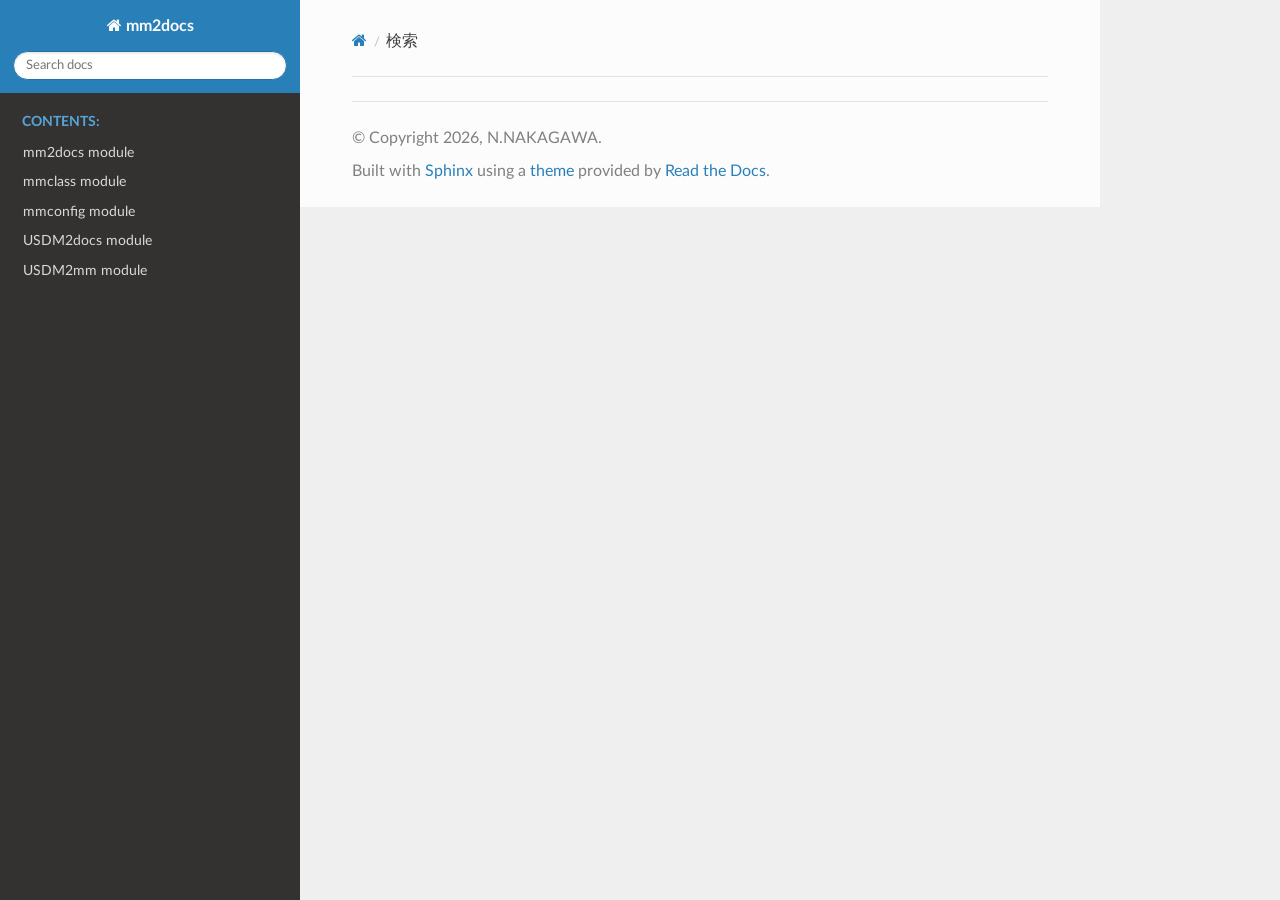
<file: docs/_build/html/search.html>
<!DOCTYPE html>
<html class="writer-html5" lang="ja" data-content_root="./">
<head>
  <meta charset="utf-8" />
  <meta name="viewport" content="width=device-width, initial-scale=1.0" />
  <title>検索 &mdash; mm2docs 1.0.0 ドキュメント</title>
      <link rel="stylesheet" type="text/css" href="_static/pygments.css?v=b86133f3" />
      <link rel="stylesheet" type="text/css" href="_static/css/theme.css?v=e59714d7" />

  
    
      <script src="_static/jquery.js?v=5d32c60e"></script>
      <script src="_static/_sphinx_javascript_frameworks_compat.js?v=2cd50e6c"></script>
      <script src="_static/documentation_options.js?v=144c8c96"></script>
      <script src="_static/doctools.js?v=9bcbadda"></script>
      <script src="_static/sphinx_highlight.js?v=dc90522c"></script>
      <script src="_static/translations.js?v=4755f45a"></script>
    <script src="_static/js/theme.js"></script>
    <script src="_static/searchtools.js"></script>
    <script src="_static/language_data.js"></script>
    <link rel="index" title="索引" href="genindex.html" />
    <link rel="search" title="検索" href="#" /> 
</head>

<body class="wy-body-for-nav"> 
  <div class="wy-grid-for-nav">
    <nav data-toggle="wy-nav-shift" class="wy-nav-side">
      <div class="wy-side-scroll">
        <div class="wy-side-nav-search" >

          
          
          <a href="index.html" class="icon icon-home">
            mm2docs
          </a>
<div role="search">
  <form id="rtd-search-form" class="wy-form" action="#" method="get">
    <input type="text" name="q" placeholder="Search docs" aria-label="Search docs" />
    <input type="hidden" name="check_keywords" value="yes" />
    <input type="hidden" name="area" value="default" />
  </form>
</div>
        </div><div class="wy-menu wy-menu-vertical" data-spy="affix" role="navigation" aria-label="Navigation menu">
              <p class="caption" role="heading"><span class="caption-text">Contents:</span></p>
<ul>
<li class="toctree-l1"><a class="reference internal" href="mm2docs.html">mm2docs module</a></li>
<li class="toctree-l1"><a class="reference internal" href="mmclass.html">mmclass module</a></li>
<li class="toctree-l1"><a class="reference internal" href="mmconfig.html">mmconfig module</a></li>
<li class="toctree-l1"><a class="reference internal" href="USDM2docs.html">USDM2docs module</a></li>
<li class="toctree-l1"><a class="reference internal" href="USDM2mm.html">USDM2mm module</a></li>
</ul>

        </div>
      </div>
    </nav>

    <section data-toggle="wy-nav-shift" class="wy-nav-content-wrap"><nav class="wy-nav-top" aria-label="Mobile navigation menu" >
          <i data-toggle="wy-nav-top" class="fa fa-bars"></i>
          <a href="index.html">mm2docs</a>
      </nav>

      <div class="wy-nav-content">
        <div class="rst-content">
          <div role="navigation" aria-label="Page navigation">
  <ul class="wy-breadcrumbs">
      <li><a href="index.html" class="icon icon-home" aria-label="Home"></a></li>
      <li class="breadcrumb-item active">検索</li>
      <li class="wy-breadcrumbs-aside">
      </li>
  </ul>
  <hr/>
</div>
          <div role="main" class="document" itemscope="itemscope" itemtype="http://schema.org/Article">
           <div itemprop="articleBody">
             
  <noscript>
  <div id="fallback" class="admonition warning">
    <p class="last">
      Please activate JavaScript to enable the search functionality.
    </p>
  </div>
  </noscript>

  
  <div id="search-results">
  
  </div>

           </div>
          </div>
          <footer>

  <hr/>

  <div role="contentinfo">
    <p>&#169; Copyright 2026, N.NAKAGAWA.</p>
  </div>

  Built with <a href="https://www.sphinx-doc.org/">Sphinx</a> using a
    <a href="https://github.com/readthedocs/sphinx_rtd_theme">theme</a>
    provided by <a href="https://readthedocs.org">Read the Docs</a>.
   

</footer>
        </div>
      </div>
    </section>
  </div>
  <script>
      jQuery(function () {
          SphinxRtdTheme.Navigation.enable(true);
      });
  </script>
  <script>
    jQuery(function() { Search.loadIndex("searchindex.js"); });
  </script>
  
  <script id="searchindexloader"></script>
   


</body>
</html>
</file>
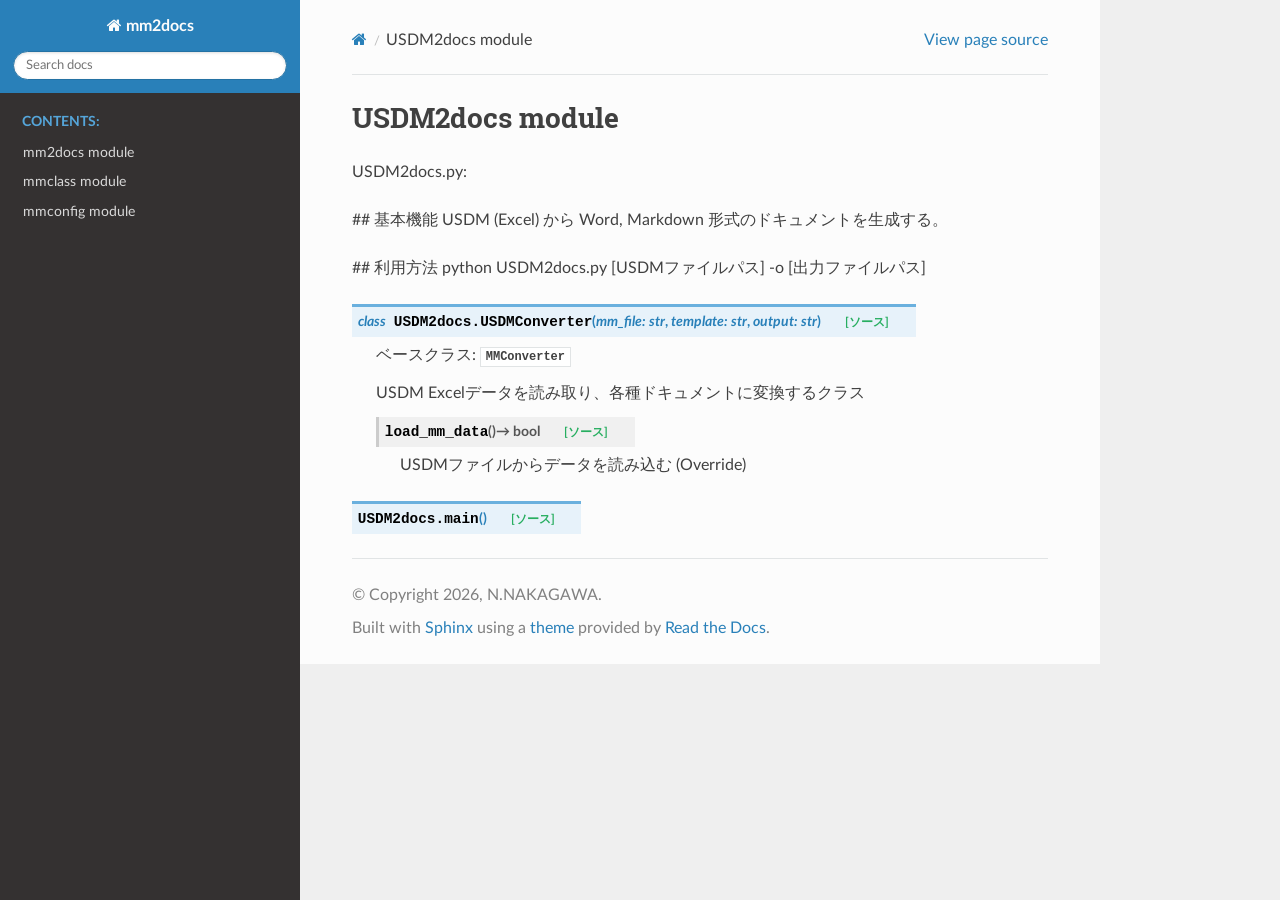
<file: docs/_build/html/USDM2docs.html>
<!DOCTYPE html>
<html class="writer-html5" lang="ja" data-content_root="./">
<head>
  <meta charset="utf-8" /><meta name="viewport" content="width=device-width, initial-scale=1" />

  <meta name="viewport" content="width=device-width, initial-scale=1.0" />
  <title>USDM2docs module &mdash; mm2docs 1.0.0 ドキュメント</title>
      <link rel="stylesheet" type="text/css" href="_static/pygments.css?v=b86133f3" />
      <link rel="stylesheet" type="text/css" href="_static/css/theme.css?v=e59714d7" />

  
      <script src="_static/jquery.js?v=5d32c60e"></script>
      <script src="_static/_sphinx_javascript_frameworks_compat.js?v=2cd50e6c"></script>
      <script src="_static/documentation_options.js?v=144c8c96"></script>
      <script src="_static/doctools.js?v=9bcbadda"></script>
      <script src="_static/sphinx_highlight.js?v=dc90522c"></script>
      <script src="_static/translations.js?v=4755f45a"></script>
    <script src="_static/js/theme.js"></script>
    <link rel="index" title="索引" href="genindex.html" />
    <link rel="search" title="検索" href="search.html" /> 
</head>

<body class="wy-body-for-nav"> 
  <div class="wy-grid-for-nav">
    <nav data-toggle="wy-nav-shift" class="wy-nav-side">
      <div class="wy-side-scroll">
        <div class="wy-side-nav-search" >

          
          
          <a href="index.html" class="icon icon-home">
            mm2docs
          </a>
<div role="search">
  <form id="rtd-search-form" class="wy-form" action="search.html" method="get">
    <input type="text" name="q" placeholder="Search docs" aria-label="Search docs" />
    <input type="hidden" name="check_keywords" value="yes" />
    <input type="hidden" name="area" value="default" />
  </form>
</div>
        </div><div class="wy-menu wy-menu-vertical" data-spy="affix" role="navigation" aria-label="Navigation menu">
              <p class="caption" role="heading"><span class="caption-text">Contents:</span></p>
<ul>
<li class="toctree-l1"><a class="reference internal" href="mm2docs.html">mm2docs module</a></li>
<li class="toctree-l1"><a class="reference internal" href="mmclass.html">mmclass module</a></li>
<li class="toctree-l1"><a class="reference internal" href="mmconfig.html">mmconfig module</a></li>
</ul>

        </div>
      </div>
    </nav>

    <section data-toggle="wy-nav-shift" class="wy-nav-content-wrap"><nav class="wy-nav-top" aria-label="Mobile navigation menu" >
          <i data-toggle="wy-nav-top" class="fa fa-bars"></i>
          <a href="index.html">mm2docs</a>
      </nav>

      <div class="wy-nav-content">
        <div class="rst-content">
          <div role="navigation" aria-label="Page navigation">
  <ul class="wy-breadcrumbs">
      <li><a href="index.html" class="icon icon-home" aria-label="Home"></a></li>
      <li class="breadcrumb-item active">USDM2docs module</li>
      <li class="wy-breadcrumbs-aside">
            <a href="_sources/USDM2docs.rst.txt" rel="nofollow"> View page source</a>
      </li>
  </ul>
  <hr/>
</div>
          <div role="main" class="document" itemscope="itemscope" itemtype="http://schema.org/Article">
           <div itemprop="articleBody">
             
  <section id="module-USDM2docs">
<span id="usdm2docs-module"></span><h1>USDM2docs module<a class="headerlink" href="#module-USDM2docs" title="Link to this heading"></a></h1>
<p>USDM2docs.py:</p>
<p>## 基本機能
USDM (Excel) から Word, Markdown 形式のドキュメントを生成する。</p>
<p>## 利用方法
python USDM2docs.py [USDMファイルパス] -o [出力ファイルパス]</p>
<dl class="py class">
<dt class="sig sig-object py" id="USDM2docs.USDMConverter">
<em class="property"><span class="k"><span class="pre">class</span></span><span class="w"> </span></em><span class="sig-prename descclassname"><span class="pre">USDM2docs.</span></span><span class="sig-name descname"><span class="pre">USDMConverter</span></span><span class="sig-paren">(</span><em class="sig-param"><span class="n"><span class="pre">mm_file</span></span><span class="p"><span class="pre">:</span></span><span class="w"> </span><span class="n"><span class="pre">str</span></span></em>, <em class="sig-param"><span class="n"><span class="pre">template</span></span><span class="p"><span class="pre">:</span></span><span class="w"> </span><span class="n"><span class="pre">str</span></span></em>, <em class="sig-param"><span class="n"><span class="pre">output</span></span><span class="p"><span class="pre">:</span></span><span class="w"> </span><span class="n"><span class="pre">str</span></span></em><span class="sig-paren">)</span><a class="reference internal" href="_modules/USDM2docs.html#USDMConverter"><span class="viewcode-link"><span class="pre">[ソース]</span></span></a><a class="headerlink" href="#USDM2docs.USDMConverter" title="Link to this definition"></a></dt>
<dd><p>ベースクラス: <a class="reference internal" href="mm2docs.html#mm2docs.MMConverter" title="mm2docs.MMConverter"><code class="xref py py-class docutils literal notranslate"><span class="pre">MMConverter</span></code></a></p>
<p>USDM Excelデータを読み取り、各種ドキュメントに変換するクラス</p>
<dl class="py method">
<dt class="sig sig-object py" id="USDM2docs.USDMConverter.load_mm_data">
<span class="sig-name descname"><span class="pre">load_mm_data</span></span><span class="sig-paren">(</span><span class="sig-paren">)</span> <span class="sig-return"><span class="sig-return-icon">&#x2192;</span> <span class="sig-return-typehint"><span class="pre">bool</span></span></span><a class="reference internal" href="_modules/USDM2docs.html#USDMConverter.load_mm_data"><span class="viewcode-link"><span class="pre">[ソース]</span></span></a><a class="headerlink" href="#USDM2docs.USDMConverter.load_mm_data" title="Link to this definition"></a></dt>
<dd><p>USDMファイルからデータを読み込む (Override)</p>
</dd></dl>

</dd></dl>

<dl class="py function">
<dt class="sig sig-object py" id="USDM2docs.main">
<span class="sig-prename descclassname"><span class="pre">USDM2docs.</span></span><span class="sig-name descname"><span class="pre">main</span></span><span class="sig-paren">(</span><span class="sig-paren">)</span><a class="reference internal" href="_modules/USDM2docs.html#main"><span class="viewcode-link"><span class="pre">[ソース]</span></span></a><a class="headerlink" href="#USDM2docs.main" title="Link to this definition"></a></dt>
<dd></dd></dl>

</section>


           </div>
          </div>
          <footer>

  <hr/>

  <div role="contentinfo">
    <p>&#169; Copyright 2026, N.NAKAGAWA.</p>
  </div>

  Built with <a href="https://www.sphinx-doc.org/">Sphinx</a> using a
    <a href="https://github.com/readthedocs/sphinx_rtd_theme">theme</a>
    provided by <a href="https://readthedocs.org">Read the Docs</a>.
   

</footer>
        </div>
      </div>
    </section>
  </div>
  <script>
      jQuery(function () {
          SphinxRtdTheme.Navigation.enable(true);
      });
  </script> 

</body>
</html>
</file>
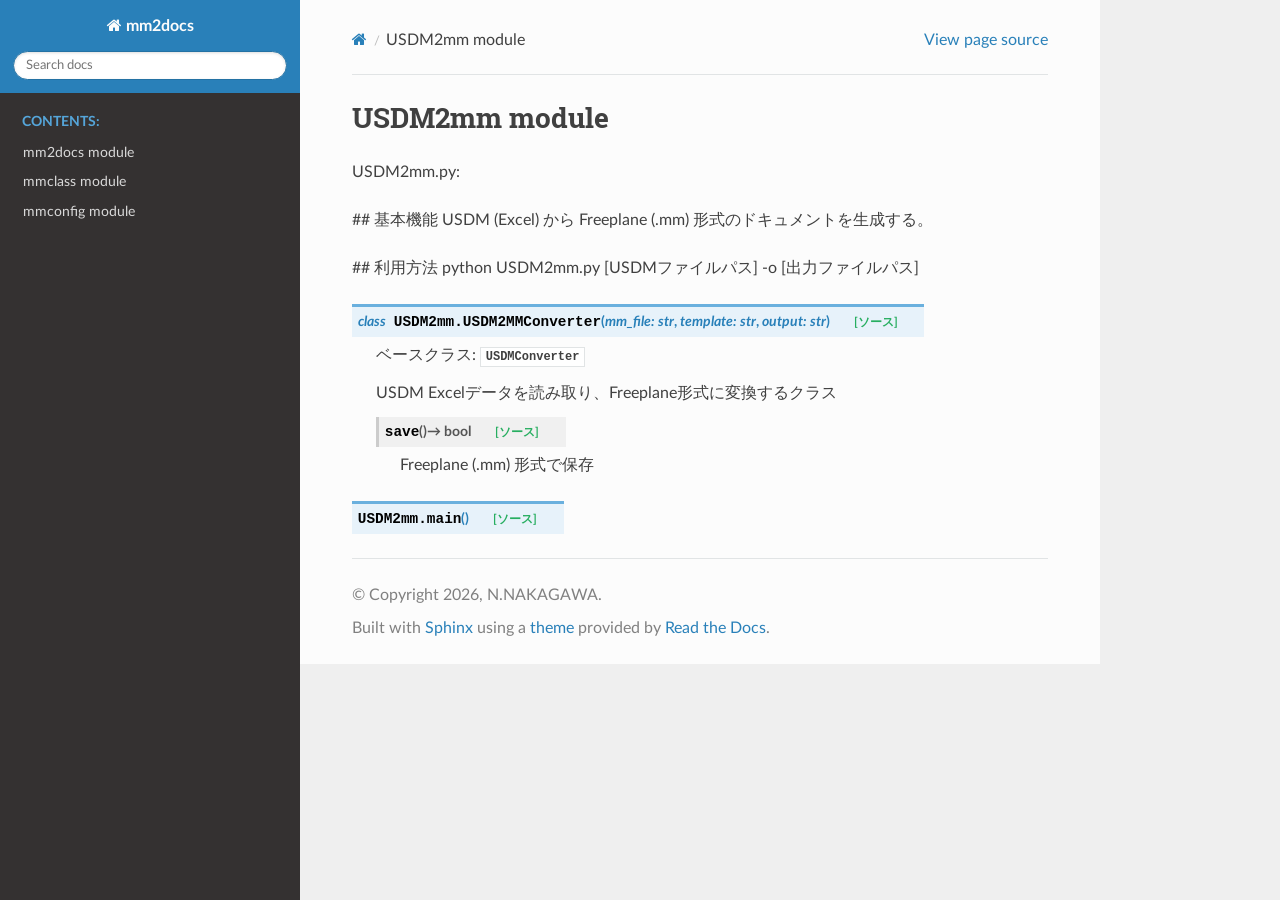
<file: docs/_build/html/USDM2mm.html>
<!DOCTYPE html>
<html class="writer-html5" lang="ja" data-content_root="./">
<head>
  <meta charset="utf-8" /><meta name="viewport" content="width=device-width, initial-scale=1" />

  <meta name="viewport" content="width=device-width, initial-scale=1.0" />
  <title>USDM2mm module &mdash; mm2docs 1.0.0 ドキュメント</title>
      <link rel="stylesheet" type="text/css" href="_static/pygments.css?v=b86133f3" />
      <link rel="stylesheet" type="text/css" href="_static/css/theme.css?v=e59714d7" />

  
      <script src="_static/jquery.js?v=5d32c60e"></script>
      <script src="_static/_sphinx_javascript_frameworks_compat.js?v=2cd50e6c"></script>
      <script src="_static/documentation_options.js?v=144c8c96"></script>
      <script src="_static/doctools.js?v=9bcbadda"></script>
      <script src="_static/sphinx_highlight.js?v=dc90522c"></script>
      <script src="_static/translations.js?v=4755f45a"></script>
    <script src="_static/js/theme.js"></script>
    <link rel="index" title="索引" href="genindex.html" />
    <link rel="search" title="検索" href="search.html" /> 
</head>

<body class="wy-body-for-nav"> 
  <div class="wy-grid-for-nav">
    <nav data-toggle="wy-nav-shift" class="wy-nav-side">
      <div class="wy-side-scroll">
        <div class="wy-side-nav-search" >

          
          
          <a href="index.html" class="icon icon-home">
            mm2docs
          </a>
<div role="search">
  <form id="rtd-search-form" class="wy-form" action="search.html" method="get">
    <input type="text" name="q" placeholder="Search docs" aria-label="Search docs" />
    <input type="hidden" name="check_keywords" value="yes" />
    <input type="hidden" name="area" value="default" />
  </form>
</div>
        </div><div class="wy-menu wy-menu-vertical" data-spy="affix" role="navigation" aria-label="Navigation menu">
              <p class="caption" role="heading"><span class="caption-text">Contents:</span></p>
<ul>
<li class="toctree-l1"><a class="reference internal" href="mm2docs.html">mm2docs module</a></li>
<li class="toctree-l1"><a class="reference internal" href="mmclass.html">mmclass module</a></li>
<li class="toctree-l1"><a class="reference internal" href="mmconfig.html">mmconfig module</a></li>
</ul>

        </div>
      </div>
    </nav>

    <section data-toggle="wy-nav-shift" class="wy-nav-content-wrap"><nav class="wy-nav-top" aria-label="Mobile navigation menu" >
          <i data-toggle="wy-nav-top" class="fa fa-bars"></i>
          <a href="index.html">mm2docs</a>
      </nav>

      <div class="wy-nav-content">
        <div class="rst-content">
          <div role="navigation" aria-label="Page navigation">
  <ul class="wy-breadcrumbs">
      <li><a href="index.html" class="icon icon-home" aria-label="Home"></a></li>
      <li class="breadcrumb-item active">USDM2mm module</li>
      <li class="wy-breadcrumbs-aside">
            <a href="_sources/USDM2mm.rst.txt" rel="nofollow"> View page source</a>
      </li>
  </ul>
  <hr/>
</div>
          <div role="main" class="document" itemscope="itemscope" itemtype="http://schema.org/Article">
           <div itemprop="articleBody">
             
  <section id="module-USDM2mm">
<span id="usdm2mm-module"></span><h1>USDM2mm module<a class="headerlink" href="#module-USDM2mm" title="Link to this heading"></a></h1>
<p>USDM2mm.py:</p>
<p>## 基本機能
USDM (Excel) から Freeplane (.mm) 形式のドキュメントを生成する。</p>
<p>## 利用方法
python USDM2mm.py [USDMファイルパス] -o [出力ファイルパス]</p>
<dl class="py class">
<dt class="sig sig-object py" id="USDM2mm.USDM2MMConverter">
<em class="property"><span class="k"><span class="pre">class</span></span><span class="w"> </span></em><span class="sig-prename descclassname"><span class="pre">USDM2mm.</span></span><span class="sig-name descname"><span class="pre">USDM2MMConverter</span></span><span class="sig-paren">(</span><em class="sig-param"><span class="n"><span class="pre">mm_file</span></span><span class="p"><span class="pre">:</span></span><span class="w"> </span><span class="n"><span class="pre">str</span></span></em>, <em class="sig-param"><span class="n"><span class="pre">template</span></span><span class="p"><span class="pre">:</span></span><span class="w"> </span><span class="n"><span class="pre">str</span></span></em>, <em class="sig-param"><span class="n"><span class="pre">output</span></span><span class="p"><span class="pre">:</span></span><span class="w"> </span><span class="n"><span class="pre">str</span></span></em><span class="sig-paren">)</span><a class="reference internal" href="_modules/USDM2mm.html#USDM2MMConverter"><span class="viewcode-link"><span class="pre">[ソース]</span></span></a><a class="headerlink" href="#USDM2mm.USDM2MMConverter" title="Link to this definition"></a></dt>
<dd><p>ベースクラス: <a class="reference internal" href="USDM2docs.html#USDM2docs.USDMConverter" title="USDM2docs.USDMConverter"><code class="xref py py-class docutils literal notranslate"><span class="pre">USDMConverter</span></code></a></p>
<p>USDM Excelデータを読み取り、Freeplane形式に変換するクラス</p>
<dl class="py method">
<dt class="sig sig-object py" id="USDM2mm.USDM2MMConverter.save">
<span class="sig-name descname"><span class="pre">save</span></span><span class="sig-paren">(</span><span class="sig-paren">)</span> <span class="sig-return"><span class="sig-return-icon">&#x2192;</span> <span class="sig-return-typehint"><span class="pre">bool</span></span></span><a class="reference internal" href="_modules/USDM2mm.html#USDM2MMConverter.save"><span class="viewcode-link"><span class="pre">[ソース]</span></span></a><a class="headerlink" href="#USDM2mm.USDM2MMConverter.save" title="Link to this definition"></a></dt>
<dd><p>Freeplane (.mm) 形式で保存</p>
</dd></dl>

</dd></dl>

<dl class="py function">
<dt class="sig sig-object py" id="USDM2mm.main">
<span class="sig-prename descclassname"><span class="pre">USDM2mm.</span></span><span class="sig-name descname"><span class="pre">main</span></span><span class="sig-paren">(</span><span class="sig-paren">)</span><a class="reference internal" href="_modules/USDM2mm.html#main"><span class="viewcode-link"><span class="pre">[ソース]</span></span></a><a class="headerlink" href="#USDM2mm.main" title="Link to this definition"></a></dt>
<dd></dd></dl>

</section>


           </div>
          </div>
          <footer>

  <hr/>

  <div role="contentinfo">
    <p>&#169; Copyright 2026, N.NAKAGAWA.</p>
  </div>

  Built with <a href="https://www.sphinx-doc.org/">Sphinx</a> using a
    <a href="https://github.com/readthedocs/sphinx_rtd_theme">theme</a>
    provided by <a href="https://readthedocs.org">Read the Docs</a>.
   

</footer>
        </div>
      </div>
    </section>
  </div>
  <script>
      jQuery(function () {
          SphinxRtdTheme.Navigation.enable(true);
      });
  </script> 

</body>
</html>
</file>
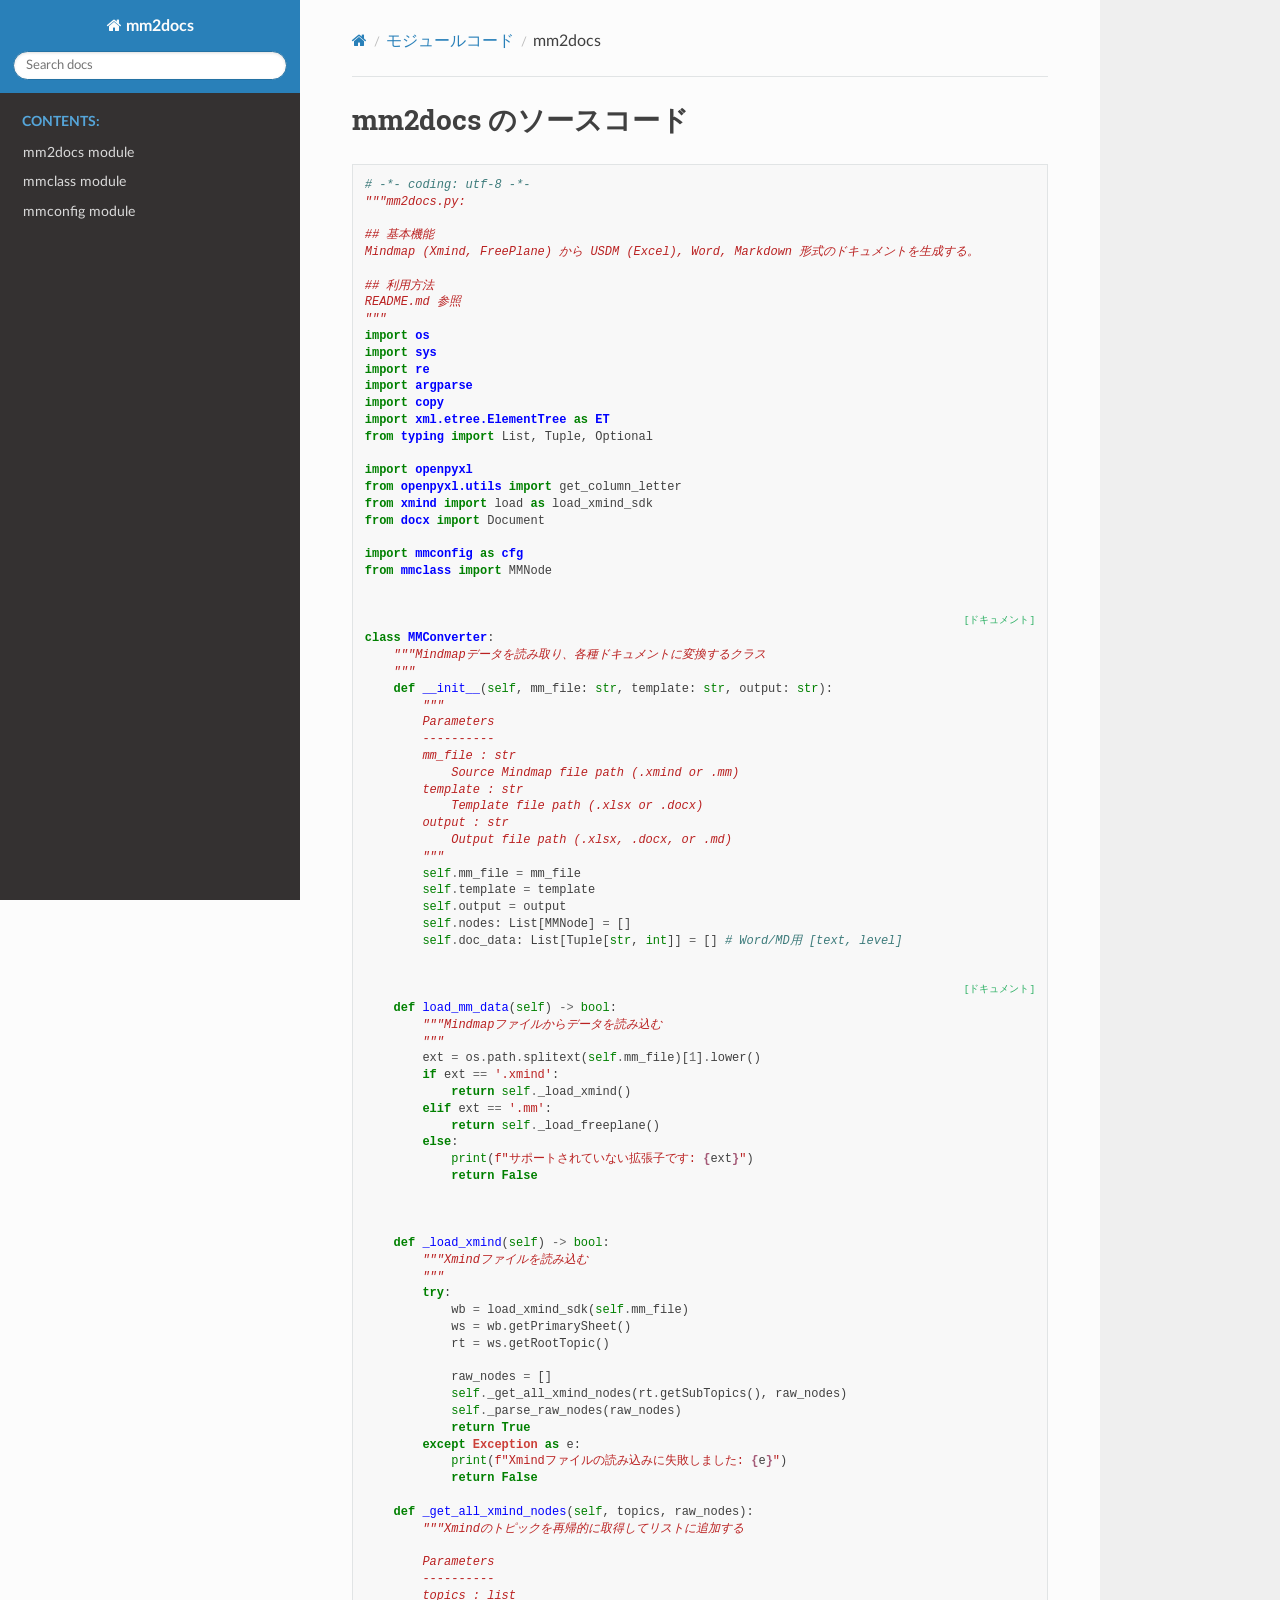
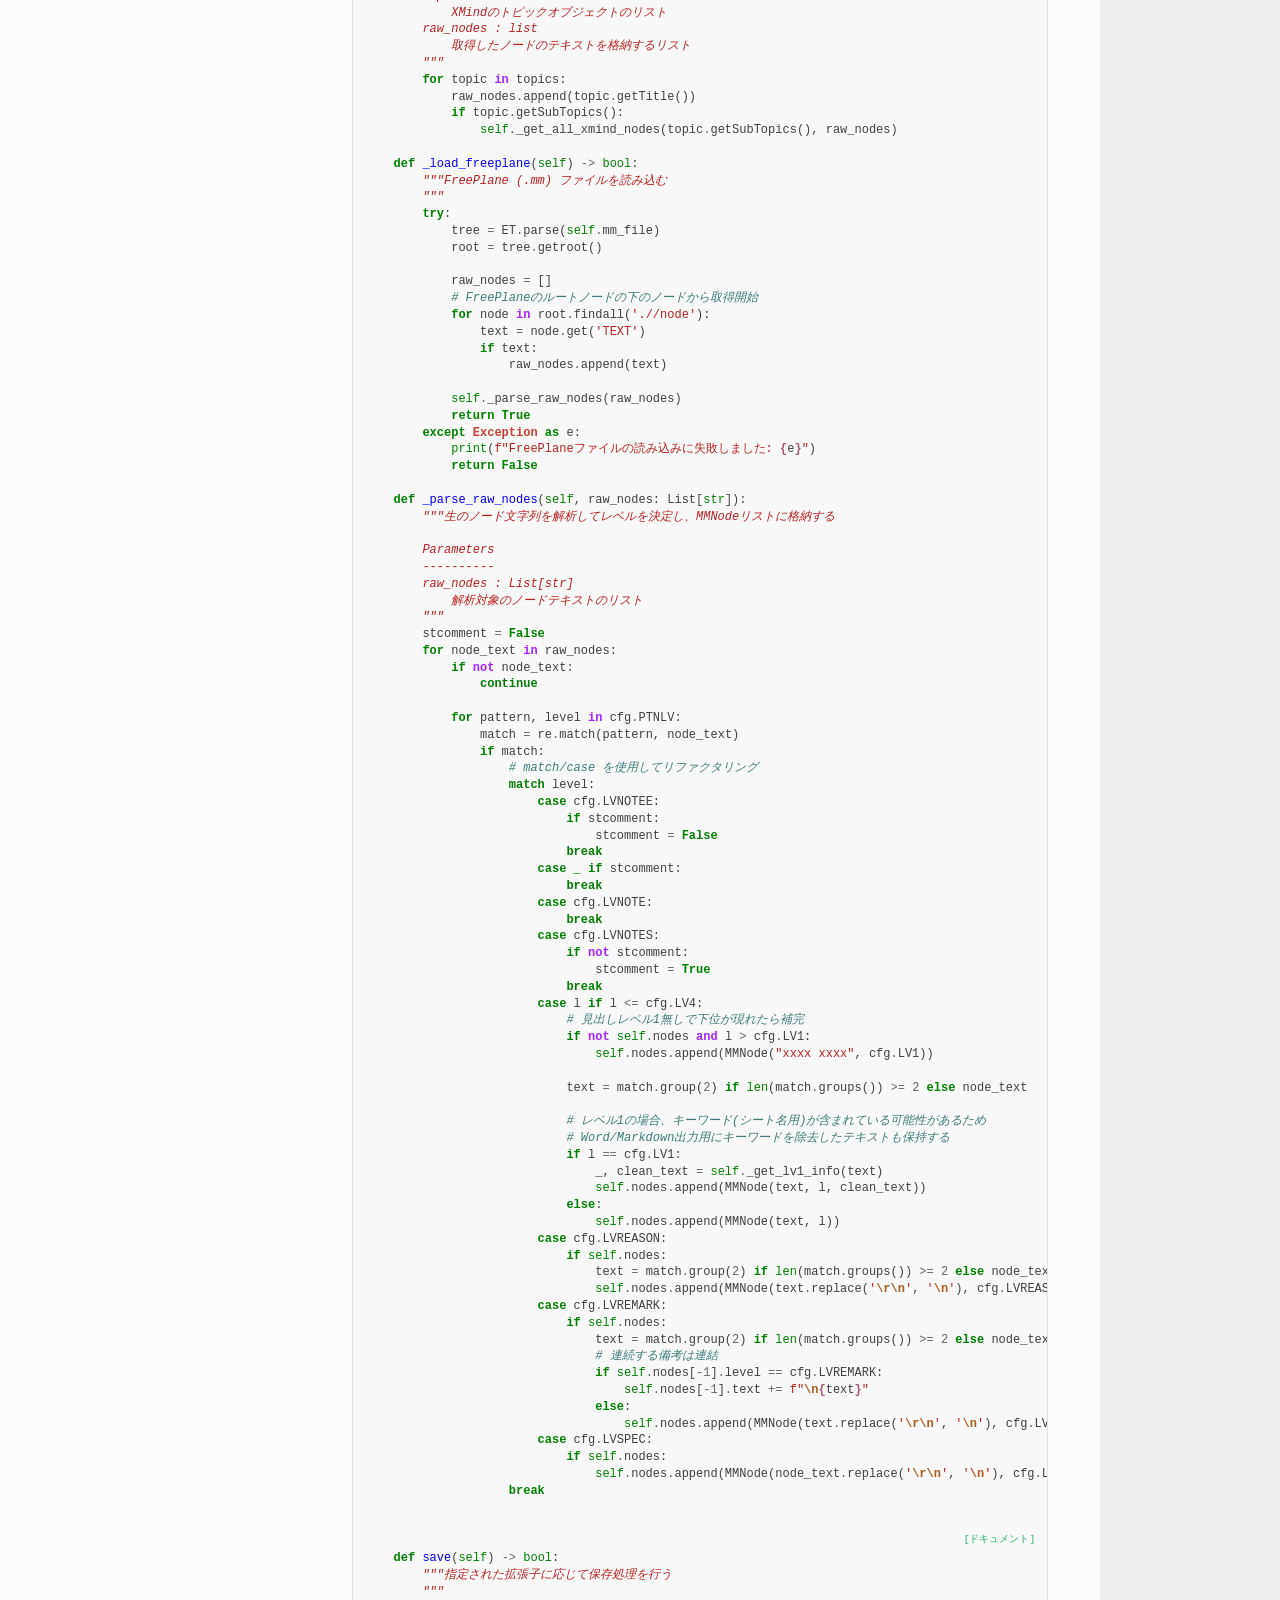
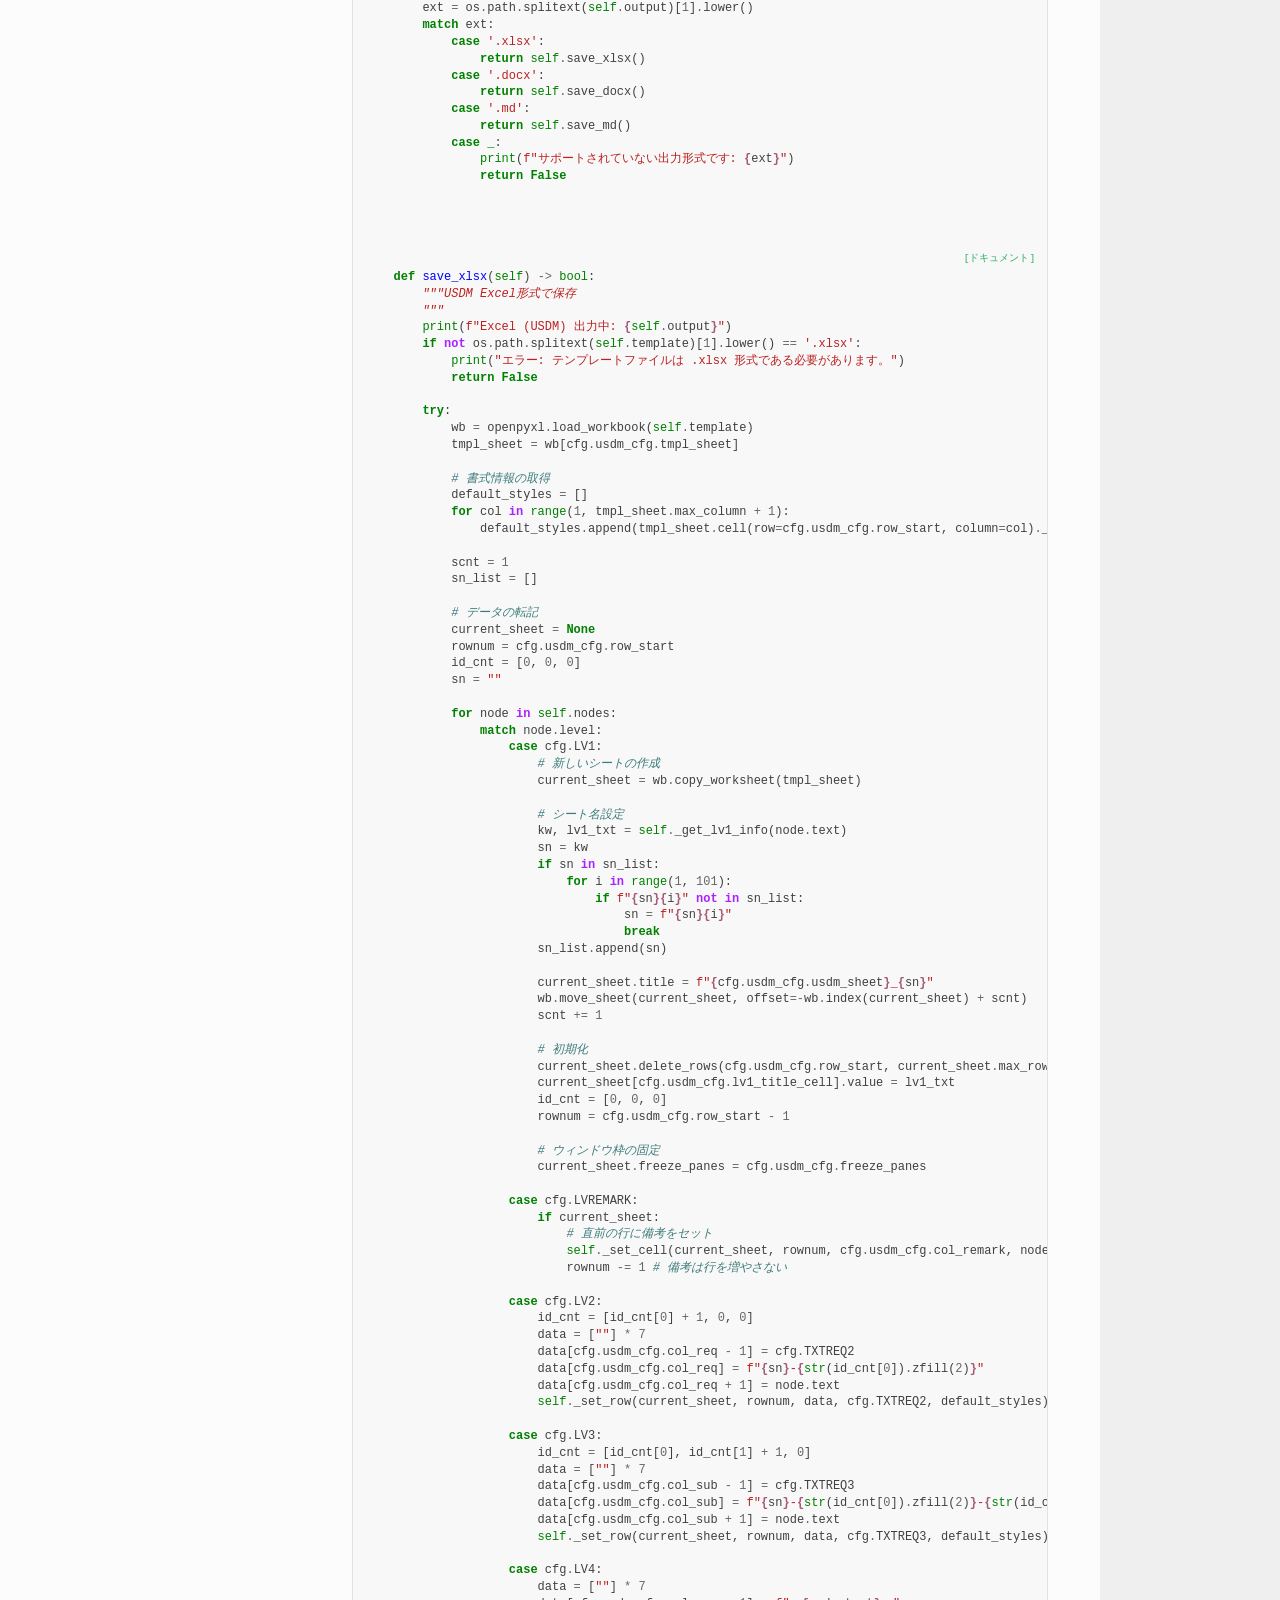
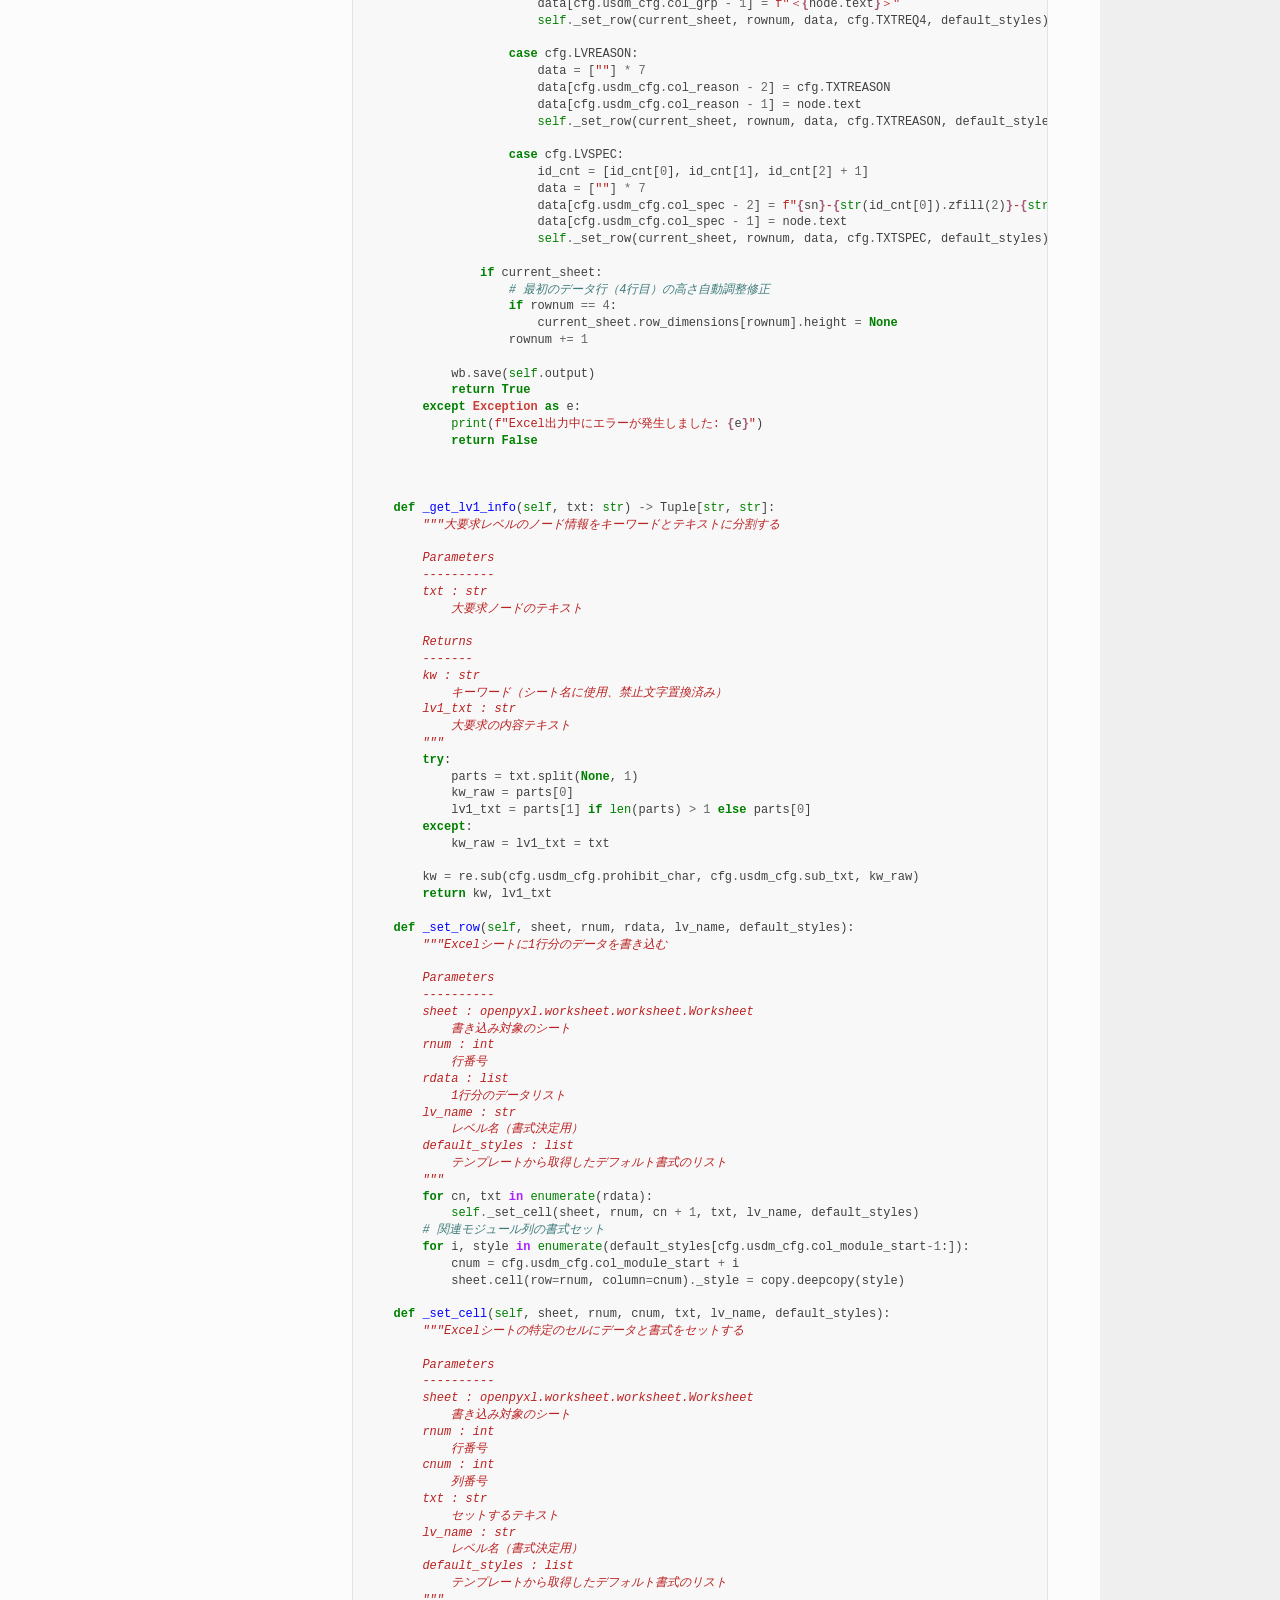
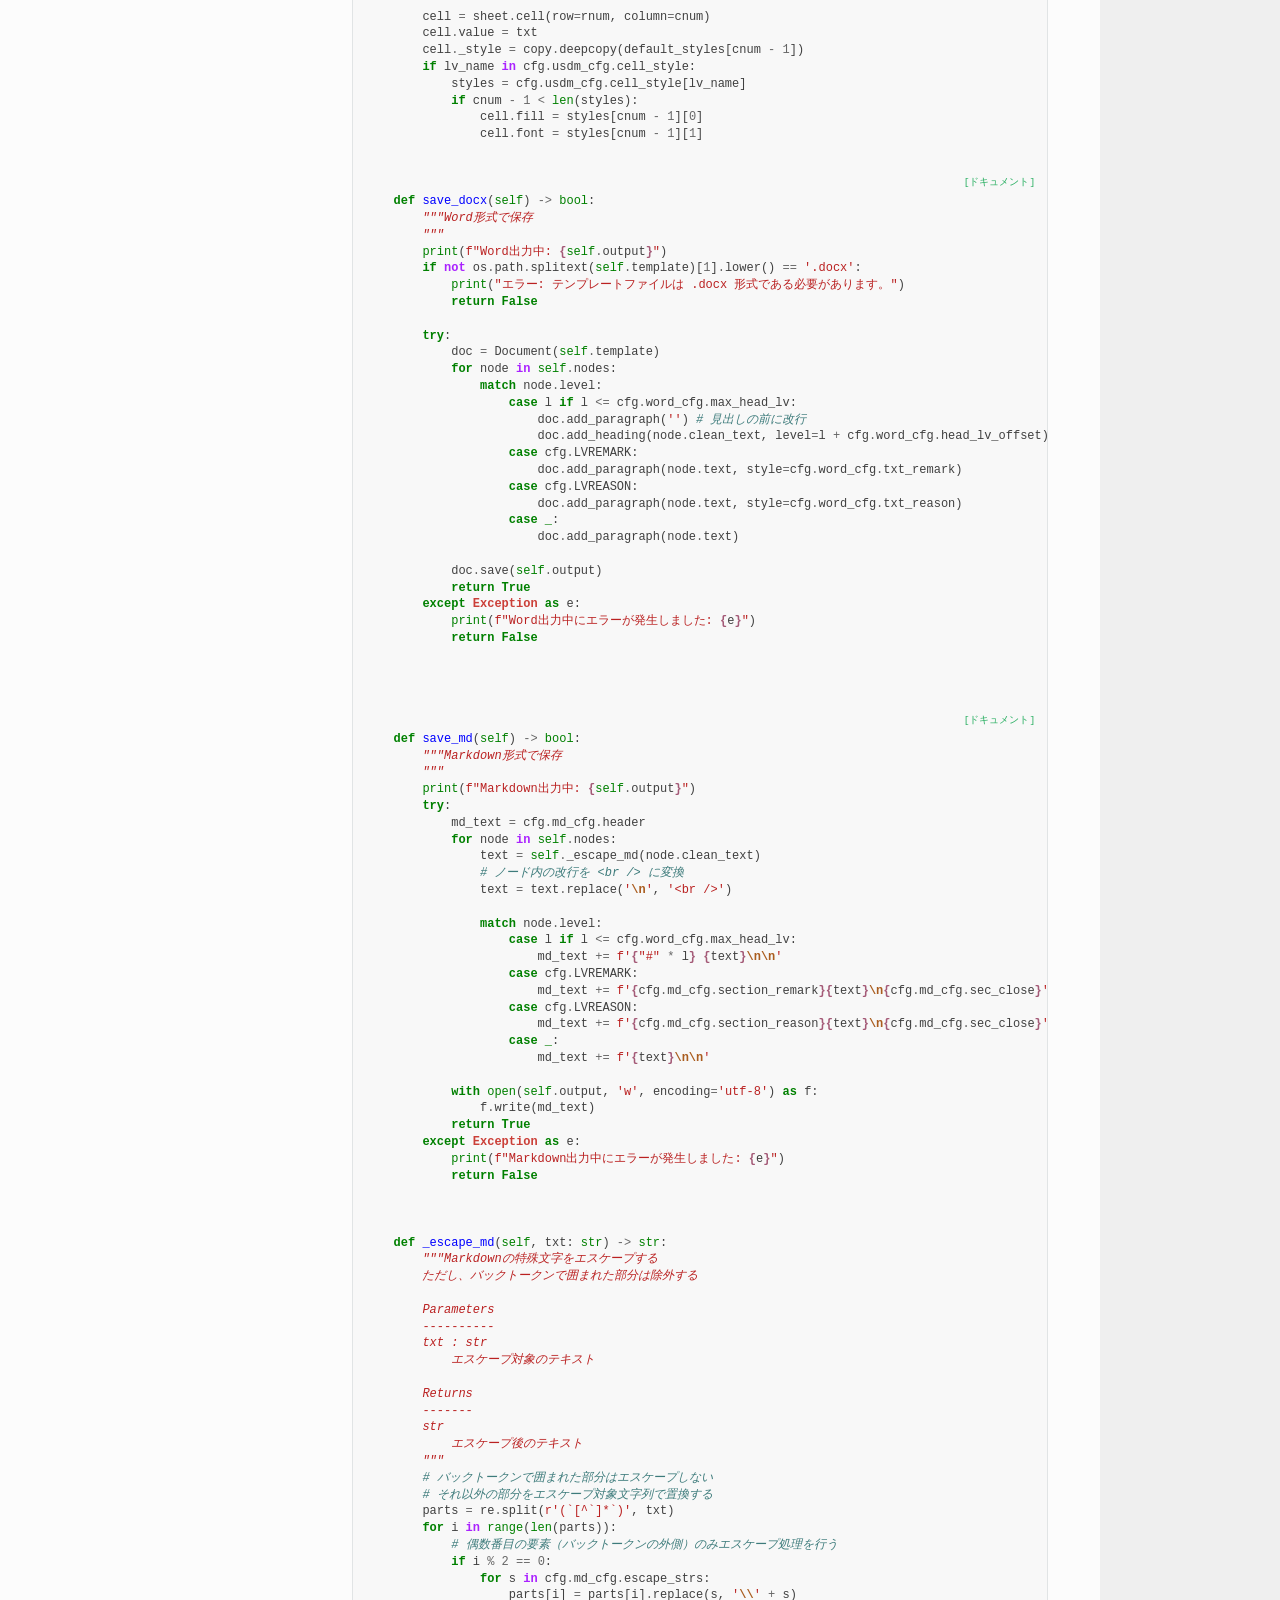
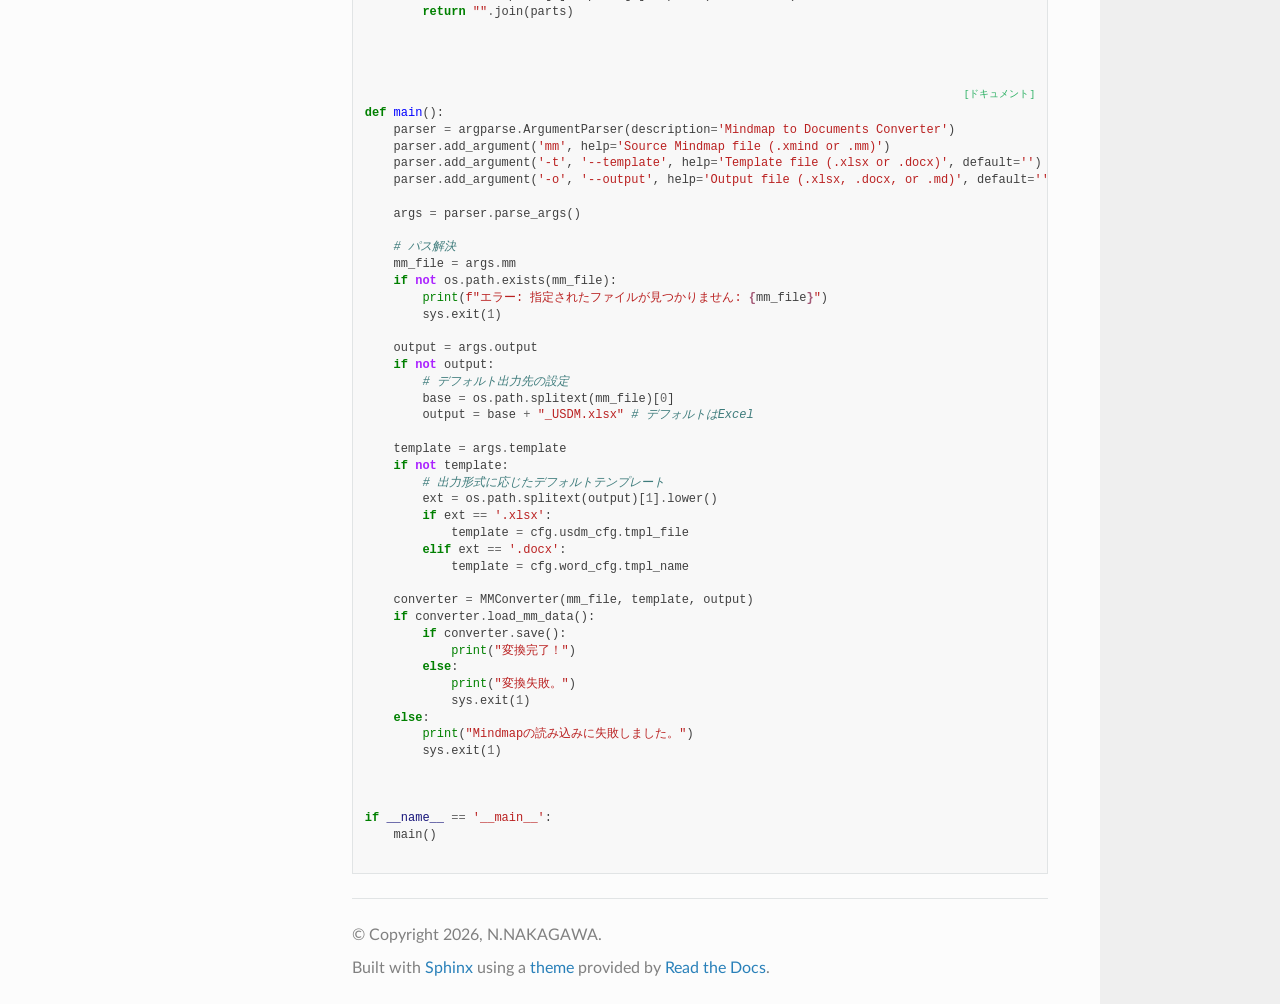
<file: docs/_build/html/_modules/mm2docs.html>
<!DOCTYPE html>
<html class="writer-html5" lang="ja" data-content_root="../">
<head>
  <meta charset="utf-8" />
  <meta name="viewport" content="width=device-width, initial-scale=1.0" />
  <title>mm2docs &mdash; mm2docs 1.0.0 ドキュメント</title>
      <link rel="stylesheet" type="text/css" href="../_static/pygments.css?v=b86133f3" />
      <link rel="stylesheet" type="text/css" href="../_static/css/theme.css?v=e59714d7" />

  
      <script src="../_static/jquery.js?v=5d32c60e"></script>
      <script src="../_static/_sphinx_javascript_frameworks_compat.js?v=2cd50e6c"></script>
      <script src="../_static/documentation_options.js?v=144c8c96"></script>
      <script src="../_static/doctools.js?v=9bcbadda"></script>
      <script src="../_static/sphinx_highlight.js?v=dc90522c"></script>
      <script src="../_static/translations.js?v=4755f45a"></script>
    <script src="../_static/js/theme.js"></script>
    <link rel="index" title="索引" href="../genindex.html" />
    <link rel="search" title="検索" href="../search.html" /> 
</head>

<body class="wy-body-for-nav"> 
  <div class="wy-grid-for-nav">
    <nav data-toggle="wy-nav-shift" class="wy-nav-side">
      <div class="wy-side-scroll">
        <div class="wy-side-nav-search" >

          
          
          <a href="../index.html" class="icon icon-home">
            mm2docs
          </a>
<div role="search">
  <form id="rtd-search-form" class="wy-form" action="../search.html" method="get">
    <input type="text" name="q" placeholder="Search docs" aria-label="Search docs" />
    <input type="hidden" name="check_keywords" value="yes" />
    <input type="hidden" name="area" value="default" />
  </form>
</div>
        </div><div class="wy-menu wy-menu-vertical" data-spy="affix" role="navigation" aria-label="Navigation menu">
              <p class="caption" role="heading"><span class="caption-text">Contents:</span></p>
<ul>
<li class="toctree-l1"><a class="reference internal" href="../mm2docs.html">mm2docs module</a></li>
<li class="toctree-l1"><a class="reference internal" href="../mmclass.html">mmclass module</a></li>
<li class="toctree-l1"><a class="reference internal" href="../mmconfig.html">mmconfig module</a></li>
</ul>

        </div>
      </div>
    </nav>

    <section data-toggle="wy-nav-shift" class="wy-nav-content-wrap"><nav class="wy-nav-top" aria-label="Mobile navigation menu" >
          <i data-toggle="wy-nav-top" class="fa fa-bars"></i>
          <a href="../index.html">mm2docs</a>
      </nav>

      <div class="wy-nav-content">
        <div class="rst-content">
          <div role="navigation" aria-label="Page navigation">
  <ul class="wy-breadcrumbs">
      <li><a href="../index.html" class="icon icon-home" aria-label="Home"></a></li>
          <li class="breadcrumb-item"><a href="index.html">モジュールコード</a></li>
      <li class="breadcrumb-item active">mm2docs</li>
      <li class="wy-breadcrumbs-aside">
      </li>
  </ul>
  <hr/>
</div>
          <div role="main" class="document" itemscope="itemscope" itemtype="http://schema.org/Article">
           <div itemprop="articleBody">
             
  <h1>mm2docs のソースコード</h1><div class="highlight"><pre>
<span></span><span class="c1"># -*- coding: utf-8 -*-</span>
<span class="sd">&quot;&quot;&quot;mm2docs.py:</span>

<span class="sd">## 基本機能</span>
<span class="sd">Mindmap (Xmind, FreePlane) から USDM (Excel), Word, Markdown 形式のドキュメントを生成する。</span>

<span class="sd">## 利用方法</span>
<span class="sd">README.md 参照</span>
<span class="sd">&quot;&quot;&quot;</span>
<span class="kn">import</span><span class="w"> </span><span class="nn">os</span>
<span class="kn">import</span><span class="w"> </span><span class="nn">sys</span>
<span class="kn">import</span><span class="w"> </span><span class="nn">re</span>
<span class="kn">import</span><span class="w"> </span><span class="nn">argparse</span>
<span class="kn">import</span><span class="w"> </span><span class="nn">copy</span>
<span class="kn">import</span><span class="w"> </span><span class="nn">xml.etree.ElementTree</span><span class="w"> </span><span class="k">as</span><span class="w"> </span><span class="nn">ET</span>
<span class="kn">from</span><span class="w"> </span><span class="nn">typing</span><span class="w"> </span><span class="kn">import</span> <span class="n">List</span><span class="p">,</span> <span class="n">Tuple</span><span class="p">,</span> <span class="n">Optional</span>

<span class="kn">import</span><span class="w"> </span><span class="nn">openpyxl</span>
<span class="kn">from</span><span class="w"> </span><span class="nn">openpyxl.utils</span><span class="w"> </span><span class="kn">import</span> <span class="n">get_column_letter</span>
<span class="kn">from</span><span class="w"> </span><span class="nn">xmind</span><span class="w"> </span><span class="kn">import</span> <span class="n">load</span> <span class="k">as</span> <span class="n">load_xmind_sdk</span>
<span class="kn">from</span><span class="w"> </span><span class="nn">docx</span><span class="w"> </span><span class="kn">import</span> <span class="n">Document</span>

<span class="kn">import</span><span class="w"> </span><span class="nn">mmconfig</span><span class="w"> </span><span class="k">as</span><span class="w"> </span><span class="nn">cfg</span>
<span class="kn">from</span><span class="w"> </span><span class="nn">mmclass</span><span class="w"> </span><span class="kn">import</span> <span class="n">MMNode</span>

<div class="viewcode-block" id="MMConverter">
<a class="viewcode-back" href="../mm2docs.html#mm2docs.MMConverter">[ドキュメント]</a>
<span class="k">class</span><span class="w"> </span><span class="nc">MMConverter</span><span class="p">:</span>
<span class="w">    </span><span class="sd">&quot;&quot;&quot;Mindmapデータを読み取り、各種ドキュメントに変換するクラス</span>
<span class="sd">    &quot;&quot;&quot;</span>
    <span class="k">def</span><span class="w"> </span><span class="fm">__init__</span><span class="p">(</span><span class="bp">self</span><span class="p">,</span> <span class="n">mm_file</span><span class="p">:</span> <span class="nb">str</span><span class="p">,</span> <span class="n">template</span><span class="p">:</span> <span class="nb">str</span><span class="p">,</span> <span class="n">output</span><span class="p">:</span> <span class="nb">str</span><span class="p">):</span>
<span class="w">        </span><span class="sd">&quot;&quot;&quot;</span>
<span class="sd">        Parameters</span>
<span class="sd">        ----------</span>
<span class="sd">        mm_file : str</span>
<span class="sd">            Source Mindmap file path (.xmind or .mm)</span>
<span class="sd">        template : str</span>
<span class="sd">            Template file path (.xlsx or .docx)</span>
<span class="sd">        output : str</span>
<span class="sd">            Output file path (.xlsx, .docx, or .md)</span>
<span class="sd">        &quot;&quot;&quot;</span>
        <span class="bp">self</span><span class="o">.</span><span class="n">mm_file</span> <span class="o">=</span> <span class="n">mm_file</span>
        <span class="bp">self</span><span class="o">.</span><span class="n">template</span> <span class="o">=</span> <span class="n">template</span>
        <span class="bp">self</span><span class="o">.</span><span class="n">output</span> <span class="o">=</span> <span class="n">output</span>
        <span class="bp">self</span><span class="o">.</span><span class="n">nodes</span><span class="p">:</span> <span class="n">List</span><span class="p">[</span><span class="n">MMNode</span><span class="p">]</span> <span class="o">=</span> <span class="p">[]</span>
        <span class="bp">self</span><span class="o">.</span><span class="n">doc_data</span><span class="p">:</span> <span class="n">List</span><span class="p">[</span><span class="n">Tuple</span><span class="p">[</span><span class="nb">str</span><span class="p">,</span> <span class="nb">int</span><span class="p">]]</span> <span class="o">=</span> <span class="p">[]</span> <span class="c1"># Word/MD用 [text, level]</span>

<div class="viewcode-block" id="MMConverter.load_mm_data">
<a class="viewcode-back" href="../mm2docs.html#mm2docs.MMConverter.load_mm_data">[ドキュメント]</a>
    <span class="k">def</span><span class="w"> </span><span class="nf">load_mm_data</span><span class="p">(</span><span class="bp">self</span><span class="p">)</span> <span class="o">-&gt;</span> <span class="nb">bool</span><span class="p">:</span>
<span class="w">        </span><span class="sd">&quot;&quot;&quot;Mindmapファイルからデータを読み込む</span>
<span class="sd">        &quot;&quot;&quot;</span>
        <span class="n">ext</span> <span class="o">=</span> <span class="n">os</span><span class="o">.</span><span class="n">path</span><span class="o">.</span><span class="n">splitext</span><span class="p">(</span><span class="bp">self</span><span class="o">.</span><span class="n">mm_file</span><span class="p">)[</span><span class="mi">1</span><span class="p">]</span><span class="o">.</span><span class="n">lower</span><span class="p">()</span>
        <span class="k">if</span> <span class="n">ext</span> <span class="o">==</span> <span class="s1">&#39;.xmind&#39;</span><span class="p">:</span>
            <span class="k">return</span> <span class="bp">self</span><span class="o">.</span><span class="n">_load_xmind</span><span class="p">()</span>
        <span class="k">elif</span> <span class="n">ext</span> <span class="o">==</span> <span class="s1">&#39;.mm&#39;</span><span class="p">:</span>
            <span class="k">return</span> <span class="bp">self</span><span class="o">.</span><span class="n">_load_freeplane</span><span class="p">()</span>
        <span class="k">else</span><span class="p">:</span>
            <span class="nb">print</span><span class="p">(</span><span class="sa">f</span><span class="s2">&quot;サポートされていない拡張子です: </span><span class="si">{</span><span class="n">ext</span><span class="si">}</span><span class="s2">&quot;</span><span class="p">)</span>
            <span class="k">return</span> <span class="kc">False</span></div>


    <span class="k">def</span><span class="w"> </span><span class="nf">_load_xmind</span><span class="p">(</span><span class="bp">self</span><span class="p">)</span> <span class="o">-&gt;</span> <span class="nb">bool</span><span class="p">:</span>
<span class="w">        </span><span class="sd">&quot;&quot;&quot;Xmindファイルを読み込む</span>
<span class="sd">        &quot;&quot;&quot;</span>
        <span class="k">try</span><span class="p">:</span>
            <span class="n">wb</span> <span class="o">=</span> <span class="n">load_xmind_sdk</span><span class="p">(</span><span class="bp">self</span><span class="o">.</span><span class="n">mm_file</span><span class="p">)</span>
            <span class="n">ws</span> <span class="o">=</span> <span class="n">wb</span><span class="o">.</span><span class="n">getPrimarySheet</span><span class="p">()</span>
            <span class="n">rt</span> <span class="o">=</span> <span class="n">ws</span><span class="o">.</span><span class="n">getRootTopic</span><span class="p">()</span>
            
            <span class="n">raw_nodes</span> <span class="o">=</span> <span class="p">[]</span>
            <span class="bp">self</span><span class="o">.</span><span class="n">_get_all_xmind_nodes</span><span class="p">(</span><span class="n">rt</span><span class="o">.</span><span class="n">getSubTopics</span><span class="p">(),</span> <span class="n">raw_nodes</span><span class="p">)</span>
            <span class="bp">self</span><span class="o">.</span><span class="n">_parse_raw_nodes</span><span class="p">(</span><span class="n">raw_nodes</span><span class="p">)</span>
            <span class="k">return</span> <span class="kc">True</span>
        <span class="k">except</span> <span class="ne">Exception</span> <span class="k">as</span> <span class="n">e</span><span class="p">:</span>
            <span class="nb">print</span><span class="p">(</span><span class="sa">f</span><span class="s2">&quot;Xmindファイルの読み込みに失敗しました: </span><span class="si">{</span><span class="n">e</span><span class="si">}</span><span class="s2">&quot;</span><span class="p">)</span>
            <span class="k">return</span> <span class="kc">False</span>

    <span class="k">def</span><span class="w"> </span><span class="nf">_get_all_xmind_nodes</span><span class="p">(</span><span class="bp">self</span><span class="p">,</span> <span class="n">topics</span><span class="p">,</span> <span class="n">raw_nodes</span><span class="p">):</span>
<span class="w">        </span><span class="sd">&quot;&quot;&quot;Xmindのトピックを再帰的に取得してリストに追加する</span>

<span class="sd">        Parameters</span>
<span class="sd">        ----------</span>
<span class="sd">        topics : list</span>
<span class="sd">            XMindのトピックオブジェクトのリスト</span>
<span class="sd">        raw_nodes : list</span>
<span class="sd">            取得したノードのテキストを格納するリスト</span>
<span class="sd">        &quot;&quot;&quot;</span>
        <span class="k">for</span> <span class="n">topic</span> <span class="ow">in</span> <span class="n">topics</span><span class="p">:</span>
            <span class="n">raw_nodes</span><span class="o">.</span><span class="n">append</span><span class="p">(</span><span class="n">topic</span><span class="o">.</span><span class="n">getTitle</span><span class="p">())</span>
            <span class="k">if</span> <span class="n">topic</span><span class="o">.</span><span class="n">getSubTopics</span><span class="p">():</span>
                <span class="bp">self</span><span class="o">.</span><span class="n">_get_all_xmind_nodes</span><span class="p">(</span><span class="n">topic</span><span class="o">.</span><span class="n">getSubTopics</span><span class="p">(),</span> <span class="n">raw_nodes</span><span class="p">)</span>

    <span class="k">def</span><span class="w"> </span><span class="nf">_load_freeplane</span><span class="p">(</span><span class="bp">self</span><span class="p">)</span> <span class="o">-&gt;</span> <span class="nb">bool</span><span class="p">:</span>
<span class="w">        </span><span class="sd">&quot;&quot;&quot;FreePlane (.mm) ファイルを読み込む</span>
<span class="sd">        &quot;&quot;&quot;</span>
        <span class="k">try</span><span class="p">:</span>
            <span class="n">tree</span> <span class="o">=</span> <span class="n">ET</span><span class="o">.</span><span class="n">parse</span><span class="p">(</span><span class="bp">self</span><span class="o">.</span><span class="n">mm_file</span><span class="p">)</span>
            <span class="n">root</span> <span class="o">=</span> <span class="n">tree</span><span class="o">.</span><span class="n">getroot</span><span class="p">()</span>
            
            <span class="n">raw_nodes</span> <span class="o">=</span> <span class="p">[]</span>
            <span class="c1"># FreePlaneのルートノードの下のノードから取得開始</span>
            <span class="k">for</span> <span class="n">node</span> <span class="ow">in</span> <span class="n">root</span><span class="o">.</span><span class="n">findall</span><span class="p">(</span><span class="s1">&#39;.//node&#39;</span><span class="p">):</span>
                <span class="n">text</span> <span class="o">=</span> <span class="n">node</span><span class="o">.</span><span class="n">get</span><span class="p">(</span><span class="s1">&#39;TEXT&#39;</span><span class="p">)</span>
                <span class="k">if</span> <span class="n">text</span><span class="p">:</span>
                    <span class="n">raw_nodes</span><span class="o">.</span><span class="n">append</span><span class="p">(</span><span class="n">text</span><span class="p">)</span>
            
            <span class="bp">self</span><span class="o">.</span><span class="n">_parse_raw_nodes</span><span class="p">(</span><span class="n">raw_nodes</span><span class="p">)</span>
            <span class="k">return</span> <span class="kc">True</span>
        <span class="k">except</span> <span class="ne">Exception</span> <span class="k">as</span> <span class="n">e</span><span class="p">:</span>
            <span class="nb">print</span><span class="p">(</span><span class="sa">f</span><span class="s2">&quot;FreePlaneファイルの読み込みに失敗しました: </span><span class="si">{</span><span class="n">e</span><span class="si">}</span><span class="s2">&quot;</span><span class="p">)</span>
            <span class="k">return</span> <span class="kc">False</span>

    <span class="k">def</span><span class="w"> </span><span class="nf">_parse_raw_nodes</span><span class="p">(</span><span class="bp">self</span><span class="p">,</span> <span class="n">raw_nodes</span><span class="p">:</span> <span class="n">List</span><span class="p">[</span><span class="nb">str</span><span class="p">]):</span>
<span class="w">        </span><span class="sd">&quot;&quot;&quot;生のノード文字列を解析してレベルを決定し、MMNodeリストに格納する</span>

<span class="sd">        Parameters</span>
<span class="sd">        ----------</span>
<span class="sd">        raw_nodes : List[str]</span>
<span class="sd">            解析対象のノードテキストのリスト</span>
<span class="sd">        &quot;&quot;&quot;</span>
        <span class="n">stcomment</span> <span class="o">=</span> <span class="kc">False</span>
        <span class="k">for</span> <span class="n">node_text</span> <span class="ow">in</span> <span class="n">raw_nodes</span><span class="p">:</span>
            <span class="k">if</span> <span class="ow">not</span> <span class="n">node_text</span><span class="p">:</span>
                <span class="k">continue</span>
                
            <span class="k">for</span> <span class="n">pattern</span><span class="p">,</span> <span class="n">level</span> <span class="ow">in</span> <span class="n">cfg</span><span class="o">.</span><span class="n">PTNLV</span><span class="p">:</span>
                <span class="n">match</span> <span class="o">=</span> <span class="n">re</span><span class="o">.</span><span class="n">match</span><span class="p">(</span><span class="n">pattern</span><span class="p">,</span> <span class="n">node_text</span><span class="p">)</span>
                <span class="k">if</span> <span class="n">match</span><span class="p">:</span>
                    <span class="c1"># match/case を使用してリファクタリング</span>
                    <span class="k">match</span> <span class="n">level</span><span class="p">:</span>
                        <span class="k">case</span> <span class="n">cfg</span><span class="o">.</span><span class="n">LVNOTEE</span><span class="p">:</span>
                            <span class="k">if</span> <span class="n">stcomment</span><span class="p">:</span>
                                <span class="n">stcomment</span> <span class="o">=</span> <span class="kc">False</span>
                            <span class="k">break</span>
                        <span class="k">case</span><span class="w"> </span><span class="k">_</span> <span class="k">if</span> <span class="n">stcomment</span><span class="p">:</span>
                            <span class="k">break</span>
                        <span class="k">case</span> <span class="n">cfg</span><span class="o">.</span><span class="n">LVNOTE</span><span class="p">:</span>
                            <span class="k">break</span>
                        <span class="k">case</span> <span class="n">cfg</span><span class="o">.</span><span class="n">LVNOTES</span><span class="p">:</span>
                            <span class="k">if</span> <span class="ow">not</span> <span class="n">stcomment</span><span class="p">:</span>
                                <span class="n">stcomment</span> <span class="o">=</span> <span class="kc">True</span>
                            <span class="k">break</span>
                        <span class="k">case</span> <span class="n">l</span> <span class="k">if</span> <span class="n">l</span> <span class="o">&lt;=</span> <span class="n">cfg</span><span class="o">.</span><span class="n">LV4</span><span class="p">:</span>
                            <span class="c1"># 見出しレベル1無しで下位が現れたら補完</span>
                            <span class="k">if</span> <span class="ow">not</span> <span class="bp">self</span><span class="o">.</span><span class="n">nodes</span> <span class="ow">and</span> <span class="n">l</span> <span class="o">&gt;</span> <span class="n">cfg</span><span class="o">.</span><span class="n">LV1</span><span class="p">:</span>
                                <span class="bp">self</span><span class="o">.</span><span class="n">nodes</span><span class="o">.</span><span class="n">append</span><span class="p">(</span><span class="n">MMNode</span><span class="p">(</span><span class="s2">&quot;xxxx xxxx&quot;</span><span class="p">,</span> <span class="n">cfg</span><span class="o">.</span><span class="n">LV1</span><span class="p">))</span>
                            
                            <span class="n">text</span> <span class="o">=</span> <span class="n">match</span><span class="o">.</span><span class="n">group</span><span class="p">(</span><span class="mi">2</span><span class="p">)</span> <span class="k">if</span> <span class="nb">len</span><span class="p">(</span><span class="n">match</span><span class="o">.</span><span class="n">groups</span><span class="p">())</span> <span class="o">&gt;=</span> <span class="mi">2</span> <span class="k">else</span> <span class="n">node_text</span>
                            
                            <span class="c1"># レベル1の場合、キーワード(シート名用)が含まれている可能性があるため</span>
                            <span class="c1"># Word/Markdown出力用にキーワードを除去したテキストも保持する</span>
                            <span class="k">if</span> <span class="n">l</span> <span class="o">==</span> <span class="n">cfg</span><span class="o">.</span><span class="n">LV1</span><span class="p">:</span>
                                <span class="n">_</span><span class="p">,</span> <span class="n">clean_text</span> <span class="o">=</span> <span class="bp">self</span><span class="o">.</span><span class="n">_get_lv1_info</span><span class="p">(</span><span class="n">text</span><span class="p">)</span>
                                <span class="bp">self</span><span class="o">.</span><span class="n">nodes</span><span class="o">.</span><span class="n">append</span><span class="p">(</span><span class="n">MMNode</span><span class="p">(</span><span class="n">text</span><span class="p">,</span> <span class="n">l</span><span class="p">,</span> <span class="n">clean_text</span><span class="p">))</span>
                            <span class="k">else</span><span class="p">:</span>
                                <span class="bp">self</span><span class="o">.</span><span class="n">nodes</span><span class="o">.</span><span class="n">append</span><span class="p">(</span><span class="n">MMNode</span><span class="p">(</span><span class="n">text</span><span class="p">,</span> <span class="n">l</span><span class="p">))</span>
                        <span class="k">case</span> <span class="n">cfg</span><span class="o">.</span><span class="n">LVREASON</span><span class="p">:</span>
                            <span class="k">if</span> <span class="bp">self</span><span class="o">.</span><span class="n">nodes</span><span class="p">:</span>
                                <span class="n">text</span> <span class="o">=</span> <span class="n">match</span><span class="o">.</span><span class="n">group</span><span class="p">(</span><span class="mi">2</span><span class="p">)</span> <span class="k">if</span> <span class="nb">len</span><span class="p">(</span><span class="n">match</span><span class="o">.</span><span class="n">groups</span><span class="p">())</span> <span class="o">&gt;=</span> <span class="mi">2</span> <span class="k">else</span> <span class="n">node_text</span>
                                <span class="bp">self</span><span class="o">.</span><span class="n">nodes</span><span class="o">.</span><span class="n">append</span><span class="p">(</span><span class="n">MMNode</span><span class="p">(</span><span class="n">text</span><span class="o">.</span><span class="n">replace</span><span class="p">(</span><span class="s1">&#39;</span><span class="se">\r\n</span><span class="s1">&#39;</span><span class="p">,</span> <span class="s1">&#39;</span><span class="se">\n</span><span class="s1">&#39;</span><span class="p">),</span> <span class="n">cfg</span><span class="o">.</span><span class="n">LVREASON</span><span class="p">))</span>
                        <span class="k">case</span> <span class="n">cfg</span><span class="o">.</span><span class="n">LVREMARK</span><span class="p">:</span>
                            <span class="k">if</span> <span class="bp">self</span><span class="o">.</span><span class="n">nodes</span><span class="p">:</span>
                                <span class="n">text</span> <span class="o">=</span> <span class="n">match</span><span class="o">.</span><span class="n">group</span><span class="p">(</span><span class="mi">2</span><span class="p">)</span> <span class="k">if</span> <span class="nb">len</span><span class="p">(</span><span class="n">match</span><span class="o">.</span><span class="n">groups</span><span class="p">())</span> <span class="o">&gt;=</span> <span class="mi">2</span> <span class="k">else</span> <span class="n">node_text</span>
                                <span class="c1"># 連続する備考は連結</span>
                                <span class="k">if</span> <span class="bp">self</span><span class="o">.</span><span class="n">nodes</span><span class="p">[</span><span class="o">-</span><span class="mi">1</span><span class="p">]</span><span class="o">.</span><span class="n">level</span> <span class="o">==</span> <span class="n">cfg</span><span class="o">.</span><span class="n">LVREMARK</span><span class="p">:</span>
                                    <span class="bp">self</span><span class="o">.</span><span class="n">nodes</span><span class="p">[</span><span class="o">-</span><span class="mi">1</span><span class="p">]</span><span class="o">.</span><span class="n">text</span> <span class="o">+=</span> <span class="sa">f</span><span class="s2">&quot;</span><span class="se">\n</span><span class="si">{</span><span class="n">text</span><span class="si">}</span><span class="s2">&quot;</span>
                                <span class="k">else</span><span class="p">:</span>
                                    <span class="bp">self</span><span class="o">.</span><span class="n">nodes</span><span class="o">.</span><span class="n">append</span><span class="p">(</span><span class="n">MMNode</span><span class="p">(</span><span class="n">text</span><span class="o">.</span><span class="n">replace</span><span class="p">(</span><span class="s1">&#39;</span><span class="se">\r\n</span><span class="s1">&#39;</span><span class="p">,</span> <span class="s1">&#39;</span><span class="se">\n</span><span class="s1">&#39;</span><span class="p">),</span> <span class="n">cfg</span><span class="o">.</span><span class="n">LVREMARK</span><span class="p">))</span>
                        <span class="k">case</span> <span class="n">cfg</span><span class="o">.</span><span class="n">LVSPEC</span><span class="p">:</span>
                            <span class="k">if</span> <span class="bp">self</span><span class="o">.</span><span class="n">nodes</span><span class="p">:</span>
                                <span class="bp">self</span><span class="o">.</span><span class="n">nodes</span><span class="o">.</span><span class="n">append</span><span class="p">(</span><span class="n">MMNode</span><span class="p">(</span><span class="n">node_text</span><span class="o">.</span><span class="n">replace</span><span class="p">(</span><span class="s1">&#39;</span><span class="se">\r\n</span><span class="s1">&#39;</span><span class="p">,</span> <span class="s1">&#39;</span><span class="se">\n</span><span class="s1">&#39;</span><span class="p">),</span> <span class="n">cfg</span><span class="o">.</span><span class="n">LVSPEC</span><span class="p">))</span>
                    <span class="k">break</span>

<div class="viewcode-block" id="MMConverter.save">
<a class="viewcode-back" href="../mm2docs.html#mm2docs.MMConverter.save">[ドキュメント]</a>
    <span class="k">def</span><span class="w"> </span><span class="nf">save</span><span class="p">(</span><span class="bp">self</span><span class="p">)</span> <span class="o">-&gt;</span> <span class="nb">bool</span><span class="p">:</span>
<span class="w">        </span><span class="sd">&quot;&quot;&quot;指定された拡張子に応じて保存処理を行う</span>
<span class="sd">        &quot;&quot;&quot;</span>
        <span class="n">ext</span> <span class="o">=</span> <span class="n">os</span><span class="o">.</span><span class="n">path</span><span class="o">.</span><span class="n">splitext</span><span class="p">(</span><span class="bp">self</span><span class="o">.</span><span class="n">output</span><span class="p">)[</span><span class="mi">1</span><span class="p">]</span><span class="o">.</span><span class="n">lower</span><span class="p">()</span>
        <span class="k">match</span> <span class="n">ext</span><span class="p">:</span>
            <span class="k">case</span> <span class="s1">&#39;.xlsx&#39;</span><span class="p">:</span>
                <span class="k">return</span> <span class="bp">self</span><span class="o">.</span><span class="n">save_xlsx</span><span class="p">()</span>
            <span class="k">case</span> <span class="s1">&#39;.docx&#39;</span><span class="p">:</span>
                <span class="k">return</span> <span class="bp">self</span><span class="o">.</span><span class="n">save_docx</span><span class="p">()</span>
            <span class="k">case</span> <span class="s1">&#39;.md&#39;</span><span class="p">:</span>
                <span class="k">return</span> <span class="bp">self</span><span class="o">.</span><span class="n">save_md</span><span class="p">()</span>
            <span class="k">case</span><span class="w"> </span><span class="k">_</span><span class="p">:</span>
                <span class="nb">print</span><span class="p">(</span><span class="sa">f</span><span class="s2">&quot;サポートされていない出力形式です: </span><span class="si">{</span><span class="n">ext</span><span class="si">}</span><span class="s2">&quot;</span><span class="p">)</span>
                <span class="k">return</span> <span class="kc">False</span></div>


<div class="viewcode-block" id="MMConverter.save_xlsx">
<a class="viewcode-back" href="../mm2docs.html#mm2docs.MMConverter.save_xlsx">[ドキュメント]</a>
    <span class="k">def</span><span class="w"> </span><span class="nf">save_xlsx</span><span class="p">(</span><span class="bp">self</span><span class="p">)</span> <span class="o">-&gt;</span> <span class="nb">bool</span><span class="p">:</span>
<span class="w">        </span><span class="sd">&quot;&quot;&quot;USDM Excel形式で保存</span>
<span class="sd">        &quot;&quot;&quot;</span>
        <span class="nb">print</span><span class="p">(</span><span class="sa">f</span><span class="s2">&quot;Excel (USDM) 出力中: </span><span class="si">{</span><span class="bp">self</span><span class="o">.</span><span class="n">output</span><span class="si">}</span><span class="s2">&quot;</span><span class="p">)</span>
        <span class="k">if</span> <span class="ow">not</span> <span class="n">os</span><span class="o">.</span><span class="n">path</span><span class="o">.</span><span class="n">splitext</span><span class="p">(</span><span class="bp">self</span><span class="o">.</span><span class="n">template</span><span class="p">)[</span><span class="mi">1</span><span class="p">]</span><span class="o">.</span><span class="n">lower</span><span class="p">()</span> <span class="o">==</span> <span class="s1">&#39;.xlsx&#39;</span><span class="p">:</span>
            <span class="nb">print</span><span class="p">(</span><span class="s2">&quot;エラー: テンプレートファイルは .xlsx 形式である必要があります。&quot;</span><span class="p">)</span>
            <span class="k">return</span> <span class="kc">False</span>

        <span class="k">try</span><span class="p">:</span>
            <span class="n">wb</span> <span class="o">=</span> <span class="n">openpyxl</span><span class="o">.</span><span class="n">load_workbook</span><span class="p">(</span><span class="bp">self</span><span class="o">.</span><span class="n">template</span><span class="p">)</span>
            <span class="n">tmpl_sheet</span> <span class="o">=</span> <span class="n">wb</span><span class="p">[</span><span class="n">cfg</span><span class="o">.</span><span class="n">usdm_cfg</span><span class="o">.</span><span class="n">tmpl_sheet</span><span class="p">]</span>
            
            <span class="c1"># 書式情報の取得</span>
            <span class="n">default_styles</span> <span class="o">=</span> <span class="p">[]</span>
            <span class="k">for</span> <span class="n">col</span> <span class="ow">in</span> <span class="nb">range</span><span class="p">(</span><span class="mi">1</span><span class="p">,</span> <span class="n">tmpl_sheet</span><span class="o">.</span><span class="n">max_column</span> <span class="o">+</span> <span class="mi">1</span><span class="p">):</span>
                <span class="n">default_styles</span><span class="o">.</span><span class="n">append</span><span class="p">(</span><span class="n">tmpl_sheet</span><span class="o">.</span><span class="n">cell</span><span class="p">(</span><span class="n">row</span><span class="o">=</span><span class="n">cfg</span><span class="o">.</span><span class="n">usdm_cfg</span><span class="o">.</span><span class="n">row_start</span><span class="p">,</span> <span class="n">column</span><span class="o">=</span><span class="n">col</span><span class="p">)</span><span class="o">.</span><span class="n">_style</span><span class="p">)</span>

            <span class="n">scnt</span> <span class="o">=</span> <span class="mi">1</span>
            <span class="n">sn_list</span> <span class="o">=</span> <span class="p">[]</span>
            
            <span class="c1"># データの転記</span>
            <span class="n">current_sheet</span> <span class="o">=</span> <span class="kc">None</span>
            <span class="n">rownum</span> <span class="o">=</span> <span class="n">cfg</span><span class="o">.</span><span class="n">usdm_cfg</span><span class="o">.</span><span class="n">row_start</span>
            <span class="n">id_cnt</span> <span class="o">=</span> <span class="p">[</span><span class="mi">0</span><span class="p">,</span> <span class="mi">0</span><span class="p">,</span> <span class="mi">0</span><span class="p">]</span>
            <span class="n">sn</span> <span class="o">=</span> <span class="s2">&quot;&quot;</span>

            <span class="k">for</span> <span class="n">node</span> <span class="ow">in</span> <span class="bp">self</span><span class="o">.</span><span class="n">nodes</span><span class="p">:</span>
                <span class="k">match</span> <span class="n">node</span><span class="o">.</span><span class="n">level</span><span class="p">:</span>
                    <span class="k">case</span> <span class="n">cfg</span><span class="o">.</span><span class="n">LV1</span><span class="p">:</span>
                        <span class="c1"># 新しいシートの作成</span>
                        <span class="n">current_sheet</span> <span class="o">=</span> <span class="n">wb</span><span class="o">.</span><span class="n">copy_worksheet</span><span class="p">(</span><span class="n">tmpl_sheet</span><span class="p">)</span>
                        
                        <span class="c1"># シート名設定</span>
                        <span class="n">kw</span><span class="p">,</span> <span class="n">lv1_txt</span> <span class="o">=</span> <span class="bp">self</span><span class="o">.</span><span class="n">_get_lv1_info</span><span class="p">(</span><span class="n">node</span><span class="o">.</span><span class="n">text</span><span class="p">)</span>
                        <span class="n">sn</span> <span class="o">=</span> <span class="n">kw</span>
                        <span class="k">if</span> <span class="n">sn</span> <span class="ow">in</span> <span class="n">sn_list</span><span class="p">:</span>
                            <span class="k">for</span> <span class="n">i</span> <span class="ow">in</span> <span class="nb">range</span><span class="p">(</span><span class="mi">1</span><span class="p">,</span> <span class="mi">101</span><span class="p">):</span>
                                <span class="k">if</span> <span class="sa">f</span><span class="s2">&quot;</span><span class="si">{</span><span class="n">sn</span><span class="si">}{</span><span class="n">i</span><span class="si">}</span><span class="s2">&quot;</span> <span class="ow">not</span> <span class="ow">in</span> <span class="n">sn_list</span><span class="p">:</span>
                                    <span class="n">sn</span> <span class="o">=</span> <span class="sa">f</span><span class="s2">&quot;</span><span class="si">{</span><span class="n">sn</span><span class="si">}{</span><span class="n">i</span><span class="si">}</span><span class="s2">&quot;</span>
                                    <span class="k">break</span>
                        <span class="n">sn_list</span><span class="o">.</span><span class="n">append</span><span class="p">(</span><span class="n">sn</span><span class="p">)</span>
                        
                        <span class="n">current_sheet</span><span class="o">.</span><span class="n">title</span> <span class="o">=</span> <span class="sa">f</span><span class="s2">&quot;</span><span class="si">{</span><span class="n">cfg</span><span class="o">.</span><span class="n">usdm_cfg</span><span class="o">.</span><span class="n">usdm_sheet</span><span class="si">}</span><span class="s2">_</span><span class="si">{</span><span class="n">sn</span><span class="si">}</span><span class="s2">&quot;</span>
                        <span class="n">wb</span><span class="o">.</span><span class="n">move_sheet</span><span class="p">(</span><span class="n">current_sheet</span><span class="p">,</span> <span class="n">offset</span><span class="o">=-</span><span class="n">wb</span><span class="o">.</span><span class="n">index</span><span class="p">(</span><span class="n">current_sheet</span><span class="p">)</span> <span class="o">+</span> <span class="n">scnt</span><span class="p">)</span>
                        <span class="n">scnt</span> <span class="o">+=</span> <span class="mi">1</span>
                        
                        <span class="c1"># 初期化</span>
                        <span class="n">current_sheet</span><span class="o">.</span><span class="n">delete_rows</span><span class="p">(</span><span class="n">cfg</span><span class="o">.</span><span class="n">usdm_cfg</span><span class="o">.</span><span class="n">row_start</span><span class="p">,</span> <span class="n">current_sheet</span><span class="o">.</span><span class="n">max_row</span> <span class="o">+</span> <span class="mi">1</span><span class="p">)</span>
                        <span class="n">current_sheet</span><span class="p">[</span><span class="n">cfg</span><span class="o">.</span><span class="n">usdm_cfg</span><span class="o">.</span><span class="n">lv1_title_cell</span><span class="p">]</span><span class="o">.</span><span class="n">value</span> <span class="o">=</span> <span class="n">lv1_txt</span>
                        <span class="n">id_cnt</span> <span class="o">=</span> <span class="p">[</span><span class="mi">0</span><span class="p">,</span> <span class="mi">0</span><span class="p">,</span> <span class="mi">0</span><span class="p">]</span>
                        <span class="n">rownum</span> <span class="o">=</span> <span class="n">cfg</span><span class="o">.</span><span class="n">usdm_cfg</span><span class="o">.</span><span class="n">row_start</span> <span class="o">-</span> <span class="mi">1</span>
                        
                        <span class="c1"># ウィンドウ枠の固定</span>
                        <span class="n">current_sheet</span><span class="o">.</span><span class="n">freeze_panes</span> <span class="o">=</span> <span class="n">cfg</span><span class="o">.</span><span class="n">usdm_cfg</span><span class="o">.</span><span class="n">freeze_panes</span>

                    <span class="k">case</span> <span class="n">cfg</span><span class="o">.</span><span class="n">LVREMARK</span><span class="p">:</span>
                        <span class="k">if</span> <span class="n">current_sheet</span><span class="p">:</span>
                            <span class="c1"># 直前の行に備考をセット</span>
                            <span class="bp">self</span><span class="o">.</span><span class="n">_set_cell</span><span class="p">(</span><span class="n">current_sheet</span><span class="p">,</span> <span class="n">rownum</span><span class="p">,</span> <span class="n">cfg</span><span class="o">.</span><span class="n">usdm_cfg</span><span class="o">.</span><span class="n">col_remark</span><span class="p">,</span> <span class="n">node</span><span class="o">.</span><span class="n">text</span><span class="p">,</span> <span class="n">cfg</span><span class="o">.</span><span class="n">TXTREMARK</span><span class="p">,</span> <span class="n">default_styles</span><span class="p">)</span>
                            <span class="n">rownum</span> <span class="o">-=</span> <span class="mi">1</span> <span class="c1"># 備考は行を増やさない</span>

                    <span class="k">case</span> <span class="n">cfg</span><span class="o">.</span><span class="n">LV2</span><span class="p">:</span>
                        <span class="n">id_cnt</span> <span class="o">=</span> <span class="p">[</span><span class="n">id_cnt</span><span class="p">[</span><span class="mi">0</span><span class="p">]</span> <span class="o">+</span> <span class="mi">1</span><span class="p">,</span> <span class="mi">0</span><span class="p">,</span> <span class="mi">0</span><span class="p">]</span>
                        <span class="n">data</span> <span class="o">=</span> <span class="p">[</span><span class="s2">&quot;&quot;</span><span class="p">]</span> <span class="o">*</span> <span class="mi">7</span>
                        <span class="n">data</span><span class="p">[</span><span class="n">cfg</span><span class="o">.</span><span class="n">usdm_cfg</span><span class="o">.</span><span class="n">col_req</span> <span class="o">-</span> <span class="mi">1</span><span class="p">]</span> <span class="o">=</span> <span class="n">cfg</span><span class="o">.</span><span class="n">TXTREQ2</span>
                        <span class="n">data</span><span class="p">[</span><span class="n">cfg</span><span class="o">.</span><span class="n">usdm_cfg</span><span class="o">.</span><span class="n">col_req</span><span class="p">]</span> <span class="o">=</span> <span class="sa">f</span><span class="s2">&quot;</span><span class="si">{</span><span class="n">sn</span><span class="si">}</span><span class="s2">-</span><span class="si">{</span><span class="nb">str</span><span class="p">(</span><span class="n">id_cnt</span><span class="p">[</span><span class="mi">0</span><span class="p">])</span><span class="o">.</span><span class="n">zfill</span><span class="p">(</span><span class="mi">2</span><span class="p">)</span><span class="si">}</span><span class="s2">&quot;</span>
                        <span class="n">data</span><span class="p">[</span><span class="n">cfg</span><span class="o">.</span><span class="n">usdm_cfg</span><span class="o">.</span><span class="n">col_req</span> <span class="o">+</span> <span class="mi">1</span><span class="p">]</span> <span class="o">=</span> <span class="n">node</span><span class="o">.</span><span class="n">text</span>
                        <span class="bp">self</span><span class="o">.</span><span class="n">_set_row</span><span class="p">(</span><span class="n">current_sheet</span><span class="p">,</span> <span class="n">rownum</span><span class="p">,</span> <span class="n">data</span><span class="p">,</span> <span class="n">cfg</span><span class="o">.</span><span class="n">TXTREQ2</span><span class="p">,</span> <span class="n">default_styles</span><span class="p">)</span>

                    <span class="k">case</span> <span class="n">cfg</span><span class="o">.</span><span class="n">LV3</span><span class="p">:</span>
                        <span class="n">id_cnt</span> <span class="o">=</span> <span class="p">[</span><span class="n">id_cnt</span><span class="p">[</span><span class="mi">0</span><span class="p">],</span> <span class="n">id_cnt</span><span class="p">[</span><span class="mi">1</span><span class="p">]</span> <span class="o">+</span> <span class="mi">1</span><span class="p">,</span> <span class="mi">0</span><span class="p">]</span>
                        <span class="n">data</span> <span class="o">=</span> <span class="p">[</span><span class="s2">&quot;&quot;</span><span class="p">]</span> <span class="o">*</span> <span class="mi">7</span>
                        <span class="n">data</span><span class="p">[</span><span class="n">cfg</span><span class="o">.</span><span class="n">usdm_cfg</span><span class="o">.</span><span class="n">col_sub</span> <span class="o">-</span> <span class="mi">1</span><span class="p">]</span> <span class="o">=</span> <span class="n">cfg</span><span class="o">.</span><span class="n">TXTREQ3</span>
                        <span class="n">data</span><span class="p">[</span><span class="n">cfg</span><span class="o">.</span><span class="n">usdm_cfg</span><span class="o">.</span><span class="n">col_sub</span><span class="p">]</span> <span class="o">=</span> <span class="sa">f</span><span class="s2">&quot;</span><span class="si">{</span><span class="n">sn</span><span class="si">}</span><span class="s2">-</span><span class="si">{</span><span class="nb">str</span><span class="p">(</span><span class="n">id_cnt</span><span class="p">[</span><span class="mi">0</span><span class="p">])</span><span class="o">.</span><span class="n">zfill</span><span class="p">(</span><span class="mi">2</span><span class="p">)</span><span class="si">}</span><span class="s2">-</span><span class="si">{</span><span class="nb">str</span><span class="p">(</span><span class="n">id_cnt</span><span class="p">[</span><span class="mi">1</span><span class="p">])</span><span class="o">.</span><span class="n">zfill</span><span class="p">(</span><span class="mi">2</span><span class="p">)</span><span class="si">}</span><span class="s2">&quot;</span>
                        <span class="n">data</span><span class="p">[</span><span class="n">cfg</span><span class="o">.</span><span class="n">usdm_cfg</span><span class="o">.</span><span class="n">col_sub</span> <span class="o">+</span> <span class="mi">1</span><span class="p">]</span> <span class="o">=</span> <span class="n">node</span><span class="o">.</span><span class="n">text</span>
                        <span class="bp">self</span><span class="o">.</span><span class="n">_set_row</span><span class="p">(</span><span class="n">current_sheet</span><span class="p">,</span> <span class="n">rownum</span><span class="p">,</span> <span class="n">data</span><span class="p">,</span> <span class="n">cfg</span><span class="o">.</span><span class="n">TXTREQ3</span><span class="p">,</span> <span class="n">default_styles</span><span class="p">)</span>

                    <span class="k">case</span> <span class="n">cfg</span><span class="o">.</span><span class="n">LV4</span><span class="p">:</span>
                        <span class="n">data</span> <span class="o">=</span> <span class="p">[</span><span class="s2">&quot;&quot;</span><span class="p">]</span> <span class="o">*</span> <span class="mi">7</span>
                        <span class="n">data</span><span class="p">[</span><span class="n">cfg</span><span class="o">.</span><span class="n">usdm_cfg</span><span class="o">.</span><span class="n">col_grp</span> <span class="o">-</span> <span class="mi">1</span><span class="p">]</span> <span class="o">=</span> <span class="sa">f</span><span class="s2">&quot;＜</span><span class="si">{</span><span class="n">node</span><span class="o">.</span><span class="n">text</span><span class="si">}</span><span class="s2">＞&quot;</span>
                        <span class="bp">self</span><span class="o">.</span><span class="n">_set_row</span><span class="p">(</span><span class="n">current_sheet</span><span class="p">,</span> <span class="n">rownum</span><span class="p">,</span> <span class="n">data</span><span class="p">,</span> <span class="n">cfg</span><span class="o">.</span><span class="n">TXTREQ4</span><span class="p">,</span> <span class="n">default_styles</span><span class="p">)</span>

                    <span class="k">case</span> <span class="n">cfg</span><span class="o">.</span><span class="n">LVREASON</span><span class="p">:</span>
                        <span class="n">data</span> <span class="o">=</span> <span class="p">[</span><span class="s2">&quot;&quot;</span><span class="p">]</span> <span class="o">*</span> <span class="mi">7</span>
                        <span class="n">data</span><span class="p">[</span><span class="n">cfg</span><span class="o">.</span><span class="n">usdm_cfg</span><span class="o">.</span><span class="n">col_reason</span> <span class="o">-</span> <span class="mi">2</span><span class="p">]</span> <span class="o">=</span> <span class="n">cfg</span><span class="o">.</span><span class="n">TXTREASON</span>
                        <span class="n">data</span><span class="p">[</span><span class="n">cfg</span><span class="o">.</span><span class="n">usdm_cfg</span><span class="o">.</span><span class="n">col_reason</span> <span class="o">-</span> <span class="mi">1</span><span class="p">]</span> <span class="o">=</span> <span class="n">node</span><span class="o">.</span><span class="n">text</span>
                        <span class="bp">self</span><span class="o">.</span><span class="n">_set_row</span><span class="p">(</span><span class="n">current_sheet</span><span class="p">,</span> <span class="n">rownum</span><span class="p">,</span> <span class="n">data</span><span class="p">,</span> <span class="n">cfg</span><span class="o">.</span><span class="n">TXTREASON</span><span class="p">,</span> <span class="n">default_styles</span><span class="p">)</span>

                    <span class="k">case</span> <span class="n">cfg</span><span class="o">.</span><span class="n">LVSPEC</span><span class="p">:</span>
                        <span class="n">id_cnt</span> <span class="o">=</span> <span class="p">[</span><span class="n">id_cnt</span><span class="p">[</span><span class="mi">0</span><span class="p">],</span> <span class="n">id_cnt</span><span class="p">[</span><span class="mi">1</span><span class="p">],</span> <span class="n">id_cnt</span><span class="p">[</span><span class="mi">2</span><span class="p">]</span> <span class="o">+</span> <span class="mi">1</span><span class="p">]</span>
                        <span class="n">data</span> <span class="o">=</span> <span class="p">[</span><span class="s2">&quot;&quot;</span><span class="p">]</span> <span class="o">*</span> <span class="mi">7</span>
                        <span class="n">data</span><span class="p">[</span><span class="n">cfg</span><span class="o">.</span><span class="n">usdm_cfg</span><span class="o">.</span><span class="n">col_spec</span> <span class="o">-</span> <span class="mi">2</span><span class="p">]</span> <span class="o">=</span> <span class="sa">f</span><span class="s2">&quot;</span><span class="si">{</span><span class="n">sn</span><span class="si">}</span><span class="s2">-</span><span class="si">{</span><span class="nb">str</span><span class="p">(</span><span class="n">id_cnt</span><span class="p">[</span><span class="mi">0</span><span class="p">])</span><span class="o">.</span><span class="n">zfill</span><span class="p">(</span><span class="mi">2</span><span class="p">)</span><span class="si">}</span><span class="s2">-</span><span class="si">{</span><span class="nb">str</span><span class="p">(</span><span class="n">id_cnt</span><span class="p">[</span><span class="mi">1</span><span class="p">])</span><span class="o">.</span><span class="n">zfill</span><span class="p">(</span><span class="mi">2</span><span class="p">)</span><span class="si">}</span><span class="s2">-</span><span class="si">{</span><span class="nb">str</span><span class="p">(</span><span class="n">id_cnt</span><span class="p">[</span><span class="mi">2</span><span class="p">]</span><span class="o">*</span><span class="mi">10</span><span class="p">)</span><span class="o">.</span><span class="n">zfill</span><span class="p">(</span><span class="mi">3</span><span class="p">)</span><span class="si">}</span><span class="s2">&quot;</span>
                        <span class="n">data</span><span class="p">[</span><span class="n">cfg</span><span class="o">.</span><span class="n">usdm_cfg</span><span class="o">.</span><span class="n">col_spec</span> <span class="o">-</span> <span class="mi">1</span><span class="p">]</span> <span class="o">=</span> <span class="n">node</span><span class="o">.</span><span class="n">text</span>
                        <span class="bp">self</span><span class="o">.</span><span class="n">_set_row</span><span class="p">(</span><span class="n">current_sheet</span><span class="p">,</span> <span class="n">rownum</span><span class="p">,</span> <span class="n">data</span><span class="p">,</span> <span class="n">cfg</span><span class="o">.</span><span class="n">TXTSPEC</span><span class="p">,</span> <span class="n">default_styles</span><span class="p">)</span>

                <span class="k">if</span> <span class="n">current_sheet</span><span class="p">:</span>
                    <span class="c1"># 最初のデータ行（4行目）の高さ自動調整修正</span>
                    <span class="k">if</span> <span class="n">rownum</span> <span class="o">==</span> <span class="mi">4</span><span class="p">:</span>
                        <span class="n">current_sheet</span><span class="o">.</span><span class="n">row_dimensions</span><span class="p">[</span><span class="n">rownum</span><span class="p">]</span><span class="o">.</span><span class="n">height</span> <span class="o">=</span> <span class="kc">None</span>
                    <span class="n">rownum</span> <span class="o">+=</span> <span class="mi">1</span>

            <span class="n">wb</span><span class="o">.</span><span class="n">save</span><span class="p">(</span><span class="bp">self</span><span class="o">.</span><span class="n">output</span><span class="p">)</span>
            <span class="k">return</span> <span class="kc">True</span>
        <span class="k">except</span> <span class="ne">Exception</span> <span class="k">as</span> <span class="n">e</span><span class="p">:</span>
            <span class="nb">print</span><span class="p">(</span><span class="sa">f</span><span class="s2">&quot;Excel出力中にエラーが発生しました: </span><span class="si">{</span><span class="n">e</span><span class="si">}</span><span class="s2">&quot;</span><span class="p">)</span>
            <span class="k">return</span> <span class="kc">False</span></div>


    <span class="k">def</span><span class="w"> </span><span class="nf">_get_lv1_info</span><span class="p">(</span><span class="bp">self</span><span class="p">,</span> <span class="n">txt</span><span class="p">:</span> <span class="nb">str</span><span class="p">)</span> <span class="o">-&gt;</span> <span class="n">Tuple</span><span class="p">[</span><span class="nb">str</span><span class="p">,</span> <span class="nb">str</span><span class="p">]:</span>
<span class="w">        </span><span class="sd">&quot;&quot;&quot;大要求レベルのノード情報をキーワードとテキストに分割する</span>

<span class="sd">        Parameters</span>
<span class="sd">        ----------</span>
<span class="sd">        txt : str</span>
<span class="sd">            大要求ノードのテキスト</span>

<span class="sd">        Returns</span>
<span class="sd">        -------</span>
<span class="sd">        kw : str</span>
<span class="sd">            キーワード（シート名に使用、禁止文字置換済み）</span>
<span class="sd">        lv1_txt : str</span>
<span class="sd">            大要求の内容テキスト</span>
<span class="sd">        &quot;&quot;&quot;</span>
        <span class="k">try</span><span class="p">:</span>
            <span class="n">parts</span> <span class="o">=</span> <span class="n">txt</span><span class="o">.</span><span class="n">split</span><span class="p">(</span><span class="kc">None</span><span class="p">,</span> <span class="mi">1</span><span class="p">)</span>
            <span class="n">kw_raw</span> <span class="o">=</span> <span class="n">parts</span><span class="p">[</span><span class="mi">0</span><span class="p">]</span>
            <span class="n">lv1_txt</span> <span class="o">=</span> <span class="n">parts</span><span class="p">[</span><span class="mi">1</span><span class="p">]</span> <span class="k">if</span> <span class="nb">len</span><span class="p">(</span><span class="n">parts</span><span class="p">)</span> <span class="o">&gt;</span> <span class="mi">1</span> <span class="k">else</span> <span class="n">parts</span><span class="p">[</span><span class="mi">0</span><span class="p">]</span>
        <span class="k">except</span><span class="p">:</span>
            <span class="n">kw_raw</span> <span class="o">=</span> <span class="n">lv1_txt</span> <span class="o">=</span> <span class="n">txt</span>
        
        <span class="n">kw</span> <span class="o">=</span> <span class="n">re</span><span class="o">.</span><span class="n">sub</span><span class="p">(</span><span class="n">cfg</span><span class="o">.</span><span class="n">usdm_cfg</span><span class="o">.</span><span class="n">prohibit_char</span><span class="p">,</span> <span class="n">cfg</span><span class="o">.</span><span class="n">usdm_cfg</span><span class="o">.</span><span class="n">sub_txt</span><span class="p">,</span> <span class="n">kw_raw</span><span class="p">)</span>
        <span class="k">return</span> <span class="n">kw</span><span class="p">,</span> <span class="n">lv1_txt</span>

    <span class="k">def</span><span class="w"> </span><span class="nf">_set_row</span><span class="p">(</span><span class="bp">self</span><span class="p">,</span> <span class="n">sheet</span><span class="p">,</span> <span class="n">rnum</span><span class="p">,</span> <span class="n">rdata</span><span class="p">,</span> <span class="n">lv_name</span><span class="p">,</span> <span class="n">default_styles</span><span class="p">):</span>
<span class="w">        </span><span class="sd">&quot;&quot;&quot;Excelシートに1行分のデータを書き込む</span>

<span class="sd">        Parameters</span>
<span class="sd">        ----------</span>
<span class="sd">        sheet : openpyxl.worksheet.worksheet.Worksheet</span>
<span class="sd">            書き込み対象のシート</span>
<span class="sd">        rnum : int</span>
<span class="sd">            行番号</span>
<span class="sd">        rdata : list</span>
<span class="sd">            1行分のデータリスト</span>
<span class="sd">        lv_name : str</span>
<span class="sd">            レベル名（書式決定用）</span>
<span class="sd">        default_styles : list</span>
<span class="sd">            テンプレートから取得したデフォルト書式のリスト</span>
<span class="sd">        &quot;&quot;&quot;</span>
        <span class="k">for</span> <span class="n">cn</span><span class="p">,</span> <span class="n">txt</span> <span class="ow">in</span> <span class="nb">enumerate</span><span class="p">(</span><span class="n">rdata</span><span class="p">):</span>
            <span class="bp">self</span><span class="o">.</span><span class="n">_set_cell</span><span class="p">(</span><span class="n">sheet</span><span class="p">,</span> <span class="n">rnum</span><span class="p">,</span> <span class="n">cn</span> <span class="o">+</span> <span class="mi">1</span><span class="p">,</span> <span class="n">txt</span><span class="p">,</span> <span class="n">lv_name</span><span class="p">,</span> <span class="n">default_styles</span><span class="p">)</span>
        <span class="c1"># 関連モジュール列の書式セット</span>
        <span class="k">for</span> <span class="n">i</span><span class="p">,</span> <span class="n">style</span> <span class="ow">in</span> <span class="nb">enumerate</span><span class="p">(</span><span class="n">default_styles</span><span class="p">[</span><span class="n">cfg</span><span class="o">.</span><span class="n">usdm_cfg</span><span class="o">.</span><span class="n">col_module_start</span><span class="o">-</span><span class="mi">1</span><span class="p">:]):</span>
            <span class="n">cnum</span> <span class="o">=</span> <span class="n">cfg</span><span class="o">.</span><span class="n">usdm_cfg</span><span class="o">.</span><span class="n">col_module_start</span> <span class="o">+</span> <span class="n">i</span>
            <span class="n">sheet</span><span class="o">.</span><span class="n">cell</span><span class="p">(</span><span class="n">row</span><span class="o">=</span><span class="n">rnum</span><span class="p">,</span> <span class="n">column</span><span class="o">=</span><span class="n">cnum</span><span class="p">)</span><span class="o">.</span><span class="n">_style</span> <span class="o">=</span> <span class="n">copy</span><span class="o">.</span><span class="n">deepcopy</span><span class="p">(</span><span class="n">style</span><span class="p">)</span>

    <span class="k">def</span><span class="w"> </span><span class="nf">_set_cell</span><span class="p">(</span><span class="bp">self</span><span class="p">,</span> <span class="n">sheet</span><span class="p">,</span> <span class="n">rnum</span><span class="p">,</span> <span class="n">cnum</span><span class="p">,</span> <span class="n">txt</span><span class="p">,</span> <span class="n">lv_name</span><span class="p">,</span> <span class="n">default_styles</span><span class="p">):</span>
<span class="w">        </span><span class="sd">&quot;&quot;&quot;Excelシートの特定のセルにデータと書式をセットする</span>

<span class="sd">        Parameters</span>
<span class="sd">        ----------</span>
<span class="sd">        sheet : openpyxl.worksheet.worksheet.Worksheet</span>
<span class="sd">            書き込み対象のシート</span>
<span class="sd">        rnum : int</span>
<span class="sd">            行番号</span>
<span class="sd">        cnum : int</span>
<span class="sd">            列番号</span>
<span class="sd">        txt : str</span>
<span class="sd">            セットするテキスト</span>
<span class="sd">        lv_name : str</span>
<span class="sd">            レベル名（書式決定用）</span>
<span class="sd">        default_styles : list</span>
<span class="sd">            テンプレートから取得したデフォルト書式のリスト</span>
<span class="sd">        &quot;&quot;&quot;</span>
        <span class="n">cell</span> <span class="o">=</span> <span class="n">sheet</span><span class="o">.</span><span class="n">cell</span><span class="p">(</span><span class="n">row</span><span class="o">=</span><span class="n">rnum</span><span class="p">,</span> <span class="n">column</span><span class="o">=</span><span class="n">cnum</span><span class="p">)</span>
        <span class="n">cell</span><span class="o">.</span><span class="n">value</span> <span class="o">=</span> <span class="n">txt</span>
        <span class="n">cell</span><span class="o">.</span><span class="n">_style</span> <span class="o">=</span> <span class="n">copy</span><span class="o">.</span><span class="n">deepcopy</span><span class="p">(</span><span class="n">default_styles</span><span class="p">[</span><span class="n">cnum</span> <span class="o">-</span> <span class="mi">1</span><span class="p">])</span>
        <span class="k">if</span> <span class="n">lv_name</span> <span class="ow">in</span> <span class="n">cfg</span><span class="o">.</span><span class="n">usdm_cfg</span><span class="o">.</span><span class="n">cell_style</span><span class="p">:</span>
            <span class="n">styles</span> <span class="o">=</span> <span class="n">cfg</span><span class="o">.</span><span class="n">usdm_cfg</span><span class="o">.</span><span class="n">cell_style</span><span class="p">[</span><span class="n">lv_name</span><span class="p">]</span>
            <span class="k">if</span> <span class="n">cnum</span> <span class="o">-</span> <span class="mi">1</span> <span class="o">&lt;</span> <span class="nb">len</span><span class="p">(</span><span class="n">styles</span><span class="p">):</span>
                <span class="n">cell</span><span class="o">.</span><span class="n">fill</span> <span class="o">=</span> <span class="n">styles</span><span class="p">[</span><span class="n">cnum</span> <span class="o">-</span> <span class="mi">1</span><span class="p">][</span><span class="mi">0</span><span class="p">]</span>
                <span class="n">cell</span><span class="o">.</span><span class="n">font</span> <span class="o">=</span> <span class="n">styles</span><span class="p">[</span><span class="n">cnum</span> <span class="o">-</span> <span class="mi">1</span><span class="p">][</span><span class="mi">1</span><span class="p">]</span>

<div class="viewcode-block" id="MMConverter.save_docx">
<a class="viewcode-back" href="../mm2docs.html#mm2docs.MMConverter.save_docx">[ドキュメント]</a>
    <span class="k">def</span><span class="w"> </span><span class="nf">save_docx</span><span class="p">(</span><span class="bp">self</span><span class="p">)</span> <span class="o">-&gt;</span> <span class="nb">bool</span><span class="p">:</span>
<span class="w">        </span><span class="sd">&quot;&quot;&quot;Word形式で保存</span>
<span class="sd">        &quot;&quot;&quot;</span>
        <span class="nb">print</span><span class="p">(</span><span class="sa">f</span><span class="s2">&quot;Word出力中: </span><span class="si">{</span><span class="bp">self</span><span class="o">.</span><span class="n">output</span><span class="si">}</span><span class="s2">&quot;</span><span class="p">)</span>
        <span class="k">if</span> <span class="ow">not</span> <span class="n">os</span><span class="o">.</span><span class="n">path</span><span class="o">.</span><span class="n">splitext</span><span class="p">(</span><span class="bp">self</span><span class="o">.</span><span class="n">template</span><span class="p">)[</span><span class="mi">1</span><span class="p">]</span><span class="o">.</span><span class="n">lower</span><span class="p">()</span> <span class="o">==</span> <span class="s1">&#39;.docx&#39;</span><span class="p">:</span>
            <span class="nb">print</span><span class="p">(</span><span class="s2">&quot;エラー: テンプレートファイルは .docx 形式である必要があります。&quot;</span><span class="p">)</span>
            <span class="k">return</span> <span class="kc">False</span>

        <span class="k">try</span><span class="p">:</span>
            <span class="n">doc</span> <span class="o">=</span> <span class="n">Document</span><span class="p">(</span><span class="bp">self</span><span class="o">.</span><span class="n">template</span><span class="p">)</span>
            <span class="k">for</span> <span class="n">node</span> <span class="ow">in</span> <span class="bp">self</span><span class="o">.</span><span class="n">nodes</span><span class="p">:</span>
                <span class="k">match</span> <span class="n">node</span><span class="o">.</span><span class="n">level</span><span class="p">:</span>
                    <span class="k">case</span> <span class="n">l</span> <span class="k">if</span> <span class="n">l</span> <span class="o">&lt;=</span> <span class="n">cfg</span><span class="o">.</span><span class="n">word_cfg</span><span class="o">.</span><span class="n">max_head_lv</span><span class="p">:</span>
                        <span class="n">doc</span><span class="o">.</span><span class="n">add_paragraph</span><span class="p">(</span><span class="s1">&#39;&#39;</span><span class="p">)</span> <span class="c1"># 見出しの前に改行</span>
                        <span class="n">doc</span><span class="o">.</span><span class="n">add_heading</span><span class="p">(</span><span class="n">node</span><span class="o">.</span><span class="n">clean_text</span><span class="p">,</span> <span class="n">level</span><span class="o">=</span><span class="n">l</span> <span class="o">+</span> <span class="n">cfg</span><span class="o">.</span><span class="n">word_cfg</span><span class="o">.</span><span class="n">head_lv_offset</span><span class="p">)</span>
                    <span class="k">case</span> <span class="n">cfg</span><span class="o">.</span><span class="n">LVREMARK</span><span class="p">:</span>
                        <span class="n">doc</span><span class="o">.</span><span class="n">add_paragraph</span><span class="p">(</span><span class="n">node</span><span class="o">.</span><span class="n">text</span><span class="p">,</span> <span class="n">style</span><span class="o">=</span><span class="n">cfg</span><span class="o">.</span><span class="n">word_cfg</span><span class="o">.</span><span class="n">txt_remark</span><span class="p">)</span>
                    <span class="k">case</span> <span class="n">cfg</span><span class="o">.</span><span class="n">LVREASON</span><span class="p">:</span>
                        <span class="n">doc</span><span class="o">.</span><span class="n">add_paragraph</span><span class="p">(</span><span class="n">node</span><span class="o">.</span><span class="n">text</span><span class="p">,</span> <span class="n">style</span><span class="o">=</span><span class="n">cfg</span><span class="o">.</span><span class="n">word_cfg</span><span class="o">.</span><span class="n">txt_reason</span><span class="p">)</span>
                    <span class="k">case</span><span class="w"> </span><span class="k">_</span><span class="p">:</span>
                        <span class="n">doc</span><span class="o">.</span><span class="n">add_paragraph</span><span class="p">(</span><span class="n">node</span><span class="o">.</span><span class="n">text</span><span class="p">)</span>
            
            <span class="n">doc</span><span class="o">.</span><span class="n">save</span><span class="p">(</span><span class="bp">self</span><span class="o">.</span><span class="n">output</span><span class="p">)</span>
            <span class="k">return</span> <span class="kc">True</span>
        <span class="k">except</span> <span class="ne">Exception</span> <span class="k">as</span> <span class="n">e</span><span class="p">:</span>
            <span class="nb">print</span><span class="p">(</span><span class="sa">f</span><span class="s2">&quot;Word出力中にエラーが発生しました: </span><span class="si">{</span><span class="n">e</span><span class="si">}</span><span class="s2">&quot;</span><span class="p">)</span>
            <span class="k">return</span> <span class="kc">False</span></div>


<div class="viewcode-block" id="MMConverter.save_md">
<a class="viewcode-back" href="../mm2docs.html#mm2docs.MMConverter.save_md">[ドキュメント]</a>
    <span class="k">def</span><span class="w"> </span><span class="nf">save_md</span><span class="p">(</span><span class="bp">self</span><span class="p">)</span> <span class="o">-&gt;</span> <span class="nb">bool</span><span class="p">:</span>
<span class="w">        </span><span class="sd">&quot;&quot;&quot;Markdown形式で保存</span>
<span class="sd">        &quot;&quot;&quot;</span>
        <span class="nb">print</span><span class="p">(</span><span class="sa">f</span><span class="s2">&quot;Markdown出力中: </span><span class="si">{</span><span class="bp">self</span><span class="o">.</span><span class="n">output</span><span class="si">}</span><span class="s2">&quot;</span><span class="p">)</span>
        <span class="k">try</span><span class="p">:</span>
            <span class="n">md_text</span> <span class="o">=</span> <span class="n">cfg</span><span class="o">.</span><span class="n">md_cfg</span><span class="o">.</span><span class="n">header</span>
            <span class="k">for</span> <span class="n">node</span> <span class="ow">in</span> <span class="bp">self</span><span class="o">.</span><span class="n">nodes</span><span class="p">:</span>
                <span class="n">text</span> <span class="o">=</span> <span class="bp">self</span><span class="o">.</span><span class="n">_escape_md</span><span class="p">(</span><span class="n">node</span><span class="o">.</span><span class="n">clean_text</span><span class="p">)</span>
                <span class="c1"># ノード内の改行を &lt;br /&gt; に変換</span>
                <span class="n">text</span> <span class="o">=</span> <span class="n">text</span><span class="o">.</span><span class="n">replace</span><span class="p">(</span><span class="s1">&#39;</span><span class="se">\n</span><span class="s1">&#39;</span><span class="p">,</span> <span class="s1">&#39;&lt;br /&gt;&#39;</span><span class="p">)</span>
                
                <span class="k">match</span> <span class="n">node</span><span class="o">.</span><span class="n">level</span><span class="p">:</span>
                    <span class="k">case</span> <span class="n">l</span> <span class="k">if</span> <span class="n">l</span> <span class="o">&lt;=</span> <span class="n">cfg</span><span class="o">.</span><span class="n">word_cfg</span><span class="o">.</span><span class="n">max_head_lv</span><span class="p">:</span>
                        <span class="n">md_text</span> <span class="o">+=</span> <span class="sa">f</span><span class="s1">&#39;</span><span class="si">{</span><span class="s2">&quot;#&quot;</span><span class="w"> </span><span class="o">*</span><span class="w"> </span><span class="n">l</span><span class="si">}</span><span class="s1"> </span><span class="si">{</span><span class="n">text</span><span class="si">}</span><span class="se">\n\n</span><span class="s1">&#39;</span>
                    <span class="k">case</span> <span class="n">cfg</span><span class="o">.</span><span class="n">LVREMARK</span><span class="p">:</span>
                        <span class="n">md_text</span> <span class="o">+=</span> <span class="sa">f</span><span class="s1">&#39;</span><span class="si">{</span><span class="n">cfg</span><span class="o">.</span><span class="n">md_cfg</span><span class="o">.</span><span class="n">section_remark</span><span class="si">}{</span><span class="n">text</span><span class="si">}</span><span class="se">\n</span><span class="si">{</span><span class="n">cfg</span><span class="o">.</span><span class="n">md_cfg</span><span class="o">.</span><span class="n">sec_close</span><span class="si">}</span><span class="s1">&#39;</span>
                    <span class="k">case</span> <span class="n">cfg</span><span class="o">.</span><span class="n">LVREASON</span><span class="p">:</span>
                        <span class="n">md_text</span> <span class="o">+=</span> <span class="sa">f</span><span class="s1">&#39;</span><span class="si">{</span><span class="n">cfg</span><span class="o">.</span><span class="n">md_cfg</span><span class="o">.</span><span class="n">section_reason</span><span class="si">}{</span><span class="n">text</span><span class="si">}</span><span class="se">\n</span><span class="si">{</span><span class="n">cfg</span><span class="o">.</span><span class="n">md_cfg</span><span class="o">.</span><span class="n">sec_close</span><span class="si">}</span><span class="s1">&#39;</span>
                    <span class="k">case</span><span class="w"> </span><span class="k">_</span><span class="p">:</span>
                        <span class="n">md_text</span> <span class="o">+=</span> <span class="sa">f</span><span class="s1">&#39;</span><span class="si">{</span><span class="n">text</span><span class="si">}</span><span class="se">\n\n</span><span class="s1">&#39;</span>
            
            <span class="k">with</span> <span class="nb">open</span><span class="p">(</span><span class="bp">self</span><span class="o">.</span><span class="n">output</span><span class="p">,</span> <span class="s1">&#39;w&#39;</span><span class="p">,</span> <span class="n">encoding</span><span class="o">=</span><span class="s1">&#39;utf-8&#39;</span><span class="p">)</span> <span class="k">as</span> <span class="n">f</span><span class="p">:</span>
                <span class="n">f</span><span class="o">.</span><span class="n">write</span><span class="p">(</span><span class="n">md_text</span><span class="p">)</span>
            <span class="k">return</span> <span class="kc">True</span>
        <span class="k">except</span> <span class="ne">Exception</span> <span class="k">as</span> <span class="n">e</span><span class="p">:</span>
            <span class="nb">print</span><span class="p">(</span><span class="sa">f</span><span class="s2">&quot;Markdown出力中にエラーが発生しました: </span><span class="si">{</span><span class="n">e</span><span class="si">}</span><span class="s2">&quot;</span><span class="p">)</span>
            <span class="k">return</span> <span class="kc">False</span></div>


    <span class="k">def</span><span class="w"> </span><span class="nf">_escape_md</span><span class="p">(</span><span class="bp">self</span><span class="p">,</span> <span class="n">txt</span><span class="p">:</span> <span class="nb">str</span><span class="p">)</span> <span class="o">-&gt;</span> <span class="nb">str</span><span class="p">:</span>
<span class="w">        </span><span class="sd">&quot;&quot;&quot;Markdownの特殊文字をエスケープする</span>
<span class="sd">        ただし、バックトークンで囲まれた部分は除外する</span>

<span class="sd">        Parameters</span>
<span class="sd">        ----------</span>
<span class="sd">        txt : str</span>
<span class="sd">            エスケープ対象のテキスト</span>

<span class="sd">        Returns</span>
<span class="sd">        -------</span>
<span class="sd">        str</span>
<span class="sd">            エスケープ後のテキスト</span>
<span class="sd">        &quot;&quot;&quot;</span>
        <span class="c1"># バックトークンで囲まれた部分はエスケープしない</span>
        <span class="c1"># それ以外の部分をエスケープ対象文字列で置換する</span>
        <span class="n">parts</span> <span class="o">=</span> <span class="n">re</span><span class="o">.</span><span class="n">split</span><span class="p">(</span><span class="sa">r</span><span class="s1">&#39;(`[^`]*`)&#39;</span><span class="p">,</span> <span class="n">txt</span><span class="p">)</span>
        <span class="k">for</span> <span class="n">i</span> <span class="ow">in</span> <span class="nb">range</span><span class="p">(</span><span class="nb">len</span><span class="p">(</span><span class="n">parts</span><span class="p">)):</span>
            <span class="c1"># 偶数番目の要素（バックトークンの外側）のみエスケープ処理を行う</span>
            <span class="k">if</span> <span class="n">i</span> <span class="o">%</span> <span class="mi">2</span> <span class="o">==</span> <span class="mi">0</span><span class="p">:</span>
                <span class="k">for</span> <span class="n">s</span> <span class="ow">in</span> <span class="n">cfg</span><span class="o">.</span><span class="n">md_cfg</span><span class="o">.</span><span class="n">escape_strs</span><span class="p">:</span>
                    <span class="n">parts</span><span class="p">[</span><span class="n">i</span><span class="p">]</span> <span class="o">=</span> <span class="n">parts</span><span class="p">[</span><span class="n">i</span><span class="p">]</span><span class="o">.</span><span class="n">replace</span><span class="p">(</span><span class="n">s</span><span class="p">,</span> <span class="s1">&#39;</span><span class="se">\\</span><span class="s1">&#39;</span> <span class="o">+</span> <span class="n">s</span><span class="p">)</span>
        <span class="k">return</span> <span class="s2">&quot;&quot;</span><span class="o">.</span><span class="n">join</span><span class="p">(</span><span class="n">parts</span><span class="p">)</span></div>


<div class="viewcode-block" id="main">
<a class="viewcode-back" href="../mm2docs.html#mm2docs.main">[ドキュメント]</a>
<span class="k">def</span><span class="w"> </span><span class="nf">main</span><span class="p">():</span>
    <span class="n">parser</span> <span class="o">=</span> <span class="n">argparse</span><span class="o">.</span><span class="n">ArgumentParser</span><span class="p">(</span><span class="n">description</span><span class="o">=</span><span class="s1">&#39;Mindmap to Documents Converter&#39;</span><span class="p">)</span>
    <span class="n">parser</span><span class="o">.</span><span class="n">add_argument</span><span class="p">(</span><span class="s1">&#39;mm&#39;</span><span class="p">,</span> <span class="n">help</span><span class="o">=</span><span class="s1">&#39;Source Mindmap file (.xmind or .mm)&#39;</span><span class="p">)</span>
    <span class="n">parser</span><span class="o">.</span><span class="n">add_argument</span><span class="p">(</span><span class="s1">&#39;-t&#39;</span><span class="p">,</span> <span class="s1">&#39;--template&#39;</span><span class="p">,</span> <span class="n">help</span><span class="o">=</span><span class="s1">&#39;Template file (.xlsx or .docx)&#39;</span><span class="p">,</span> <span class="n">default</span><span class="o">=</span><span class="s1">&#39;&#39;</span><span class="p">)</span>
    <span class="n">parser</span><span class="o">.</span><span class="n">add_argument</span><span class="p">(</span><span class="s1">&#39;-o&#39;</span><span class="p">,</span> <span class="s1">&#39;--output&#39;</span><span class="p">,</span> <span class="n">help</span><span class="o">=</span><span class="s1">&#39;Output file (.xlsx, .docx, or .md)&#39;</span><span class="p">,</span> <span class="n">default</span><span class="o">=</span><span class="s1">&#39;&#39;</span><span class="p">)</span>

    <span class="n">args</span> <span class="o">=</span> <span class="n">parser</span><span class="o">.</span><span class="n">parse_args</span><span class="p">()</span>

    <span class="c1"># パス解決</span>
    <span class="n">mm_file</span> <span class="o">=</span> <span class="n">args</span><span class="o">.</span><span class="n">mm</span>
    <span class="k">if</span> <span class="ow">not</span> <span class="n">os</span><span class="o">.</span><span class="n">path</span><span class="o">.</span><span class="n">exists</span><span class="p">(</span><span class="n">mm_file</span><span class="p">):</span>
        <span class="nb">print</span><span class="p">(</span><span class="sa">f</span><span class="s2">&quot;エラー: 指定されたファイルが見つかりません: </span><span class="si">{</span><span class="n">mm_file</span><span class="si">}</span><span class="s2">&quot;</span><span class="p">)</span>
        <span class="n">sys</span><span class="o">.</span><span class="n">exit</span><span class="p">(</span><span class="mi">1</span><span class="p">)</span>

    <span class="n">output</span> <span class="o">=</span> <span class="n">args</span><span class="o">.</span><span class="n">output</span>
    <span class="k">if</span> <span class="ow">not</span> <span class="n">output</span><span class="p">:</span>
        <span class="c1"># デフォルト出力先の設定</span>
        <span class="n">base</span> <span class="o">=</span> <span class="n">os</span><span class="o">.</span><span class="n">path</span><span class="o">.</span><span class="n">splitext</span><span class="p">(</span><span class="n">mm_file</span><span class="p">)[</span><span class="mi">0</span><span class="p">]</span>
        <span class="n">output</span> <span class="o">=</span> <span class="n">base</span> <span class="o">+</span> <span class="s2">&quot;_USDM.xlsx&quot;</span> <span class="c1"># デフォルトはExcel</span>

    <span class="n">template</span> <span class="o">=</span> <span class="n">args</span><span class="o">.</span><span class="n">template</span>
    <span class="k">if</span> <span class="ow">not</span> <span class="n">template</span><span class="p">:</span>
        <span class="c1"># 出力形式に応じたデフォルトテンプレート</span>
        <span class="n">ext</span> <span class="o">=</span> <span class="n">os</span><span class="o">.</span><span class="n">path</span><span class="o">.</span><span class="n">splitext</span><span class="p">(</span><span class="n">output</span><span class="p">)[</span><span class="mi">1</span><span class="p">]</span><span class="o">.</span><span class="n">lower</span><span class="p">()</span>
        <span class="k">if</span> <span class="n">ext</span> <span class="o">==</span> <span class="s1">&#39;.xlsx&#39;</span><span class="p">:</span>
            <span class="n">template</span> <span class="o">=</span> <span class="n">cfg</span><span class="o">.</span><span class="n">usdm_cfg</span><span class="o">.</span><span class="n">tmpl_file</span>
        <span class="k">elif</span> <span class="n">ext</span> <span class="o">==</span> <span class="s1">&#39;.docx&#39;</span><span class="p">:</span>
            <span class="n">template</span> <span class="o">=</span> <span class="n">cfg</span><span class="o">.</span><span class="n">word_cfg</span><span class="o">.</span><span class="n">tmpl_name</span>

    <span class="n">converter</span> <span class="o">=</span> <span class="n">MMConverter</span><span class="p">(</span><span class="n">mm_file</span><span class="p">,</span> <span class="n">template</span><span class="p">,</span> <span class="n">output</span><span class="p">)</span>
    <span class="k">if</span> <span class="n">converter</span><span class="o">.</span><span class="n">load_mm_data</span><span class="p">():</span>
        <span class="k">if</span> <span class="n">converter</span><span class="o">.</span><span class="n">save</span><span class="p">():</span>
            <span class="nb">print</span><span class="p">(</span><span class="s2">&quot;変換完了！&quot;</span><span class="p">)</span>
        <span class="k">else</span><span class="p">:</span>
            <span class="nb">print</span><span class="p">(</span><span class="s2">&quot;変換失敗。&quot;</span><span class="p">)</span>
            <span class="n">sys</span><span class="o">.</span><span class="n">exit</span><span class="p">(</span><span class="mi">1</span><span class="p">)</span>
    <span class="k">else</span><span class="p">:</span>
        <span class="nb">print</span><span class="p">(</span><span class="s2">&quot;Mindmapの読み込みに失敗しました。&quot;</span><span class="p">)</span>
        <span class="n">sys</span><span class="o">.</span><span class="n">exit</span><span class="p">(</span><span class="mi">1</span><span class="p">)</span></div>


<span class="k">if</span> <span class="vm">__name__</span> <span class="o">==</span> <span class="s1">&#39;__main__&#39;</span><span class="p">:</span>
    <span class="n">main</span><span class="p">()</span>

</pre></div>

           </div>
          </div>
          <footer>

  <hr/>

  <div role="contentinfo">
    <p>&#169; Copyright 2026, N.NAKAGAWA.</p>
  </div>

  Built with <a href="https://www.sphinx-doc.org/">Sphinx</a> using a
    <a href="https://github.com/readthedocs/sphinx_rtd_theme">theme</a>
    provided by <a href="https://readthedocs.org">Read the Docs</a>.
   

</footer>
        </div>
      </div>
    </section>
  </div>
  <script>
      jQuery(function () {
          SphinxRtdTheme.Navigation.enable(true);
      });
  </script> 

</body>
</html>
</file>
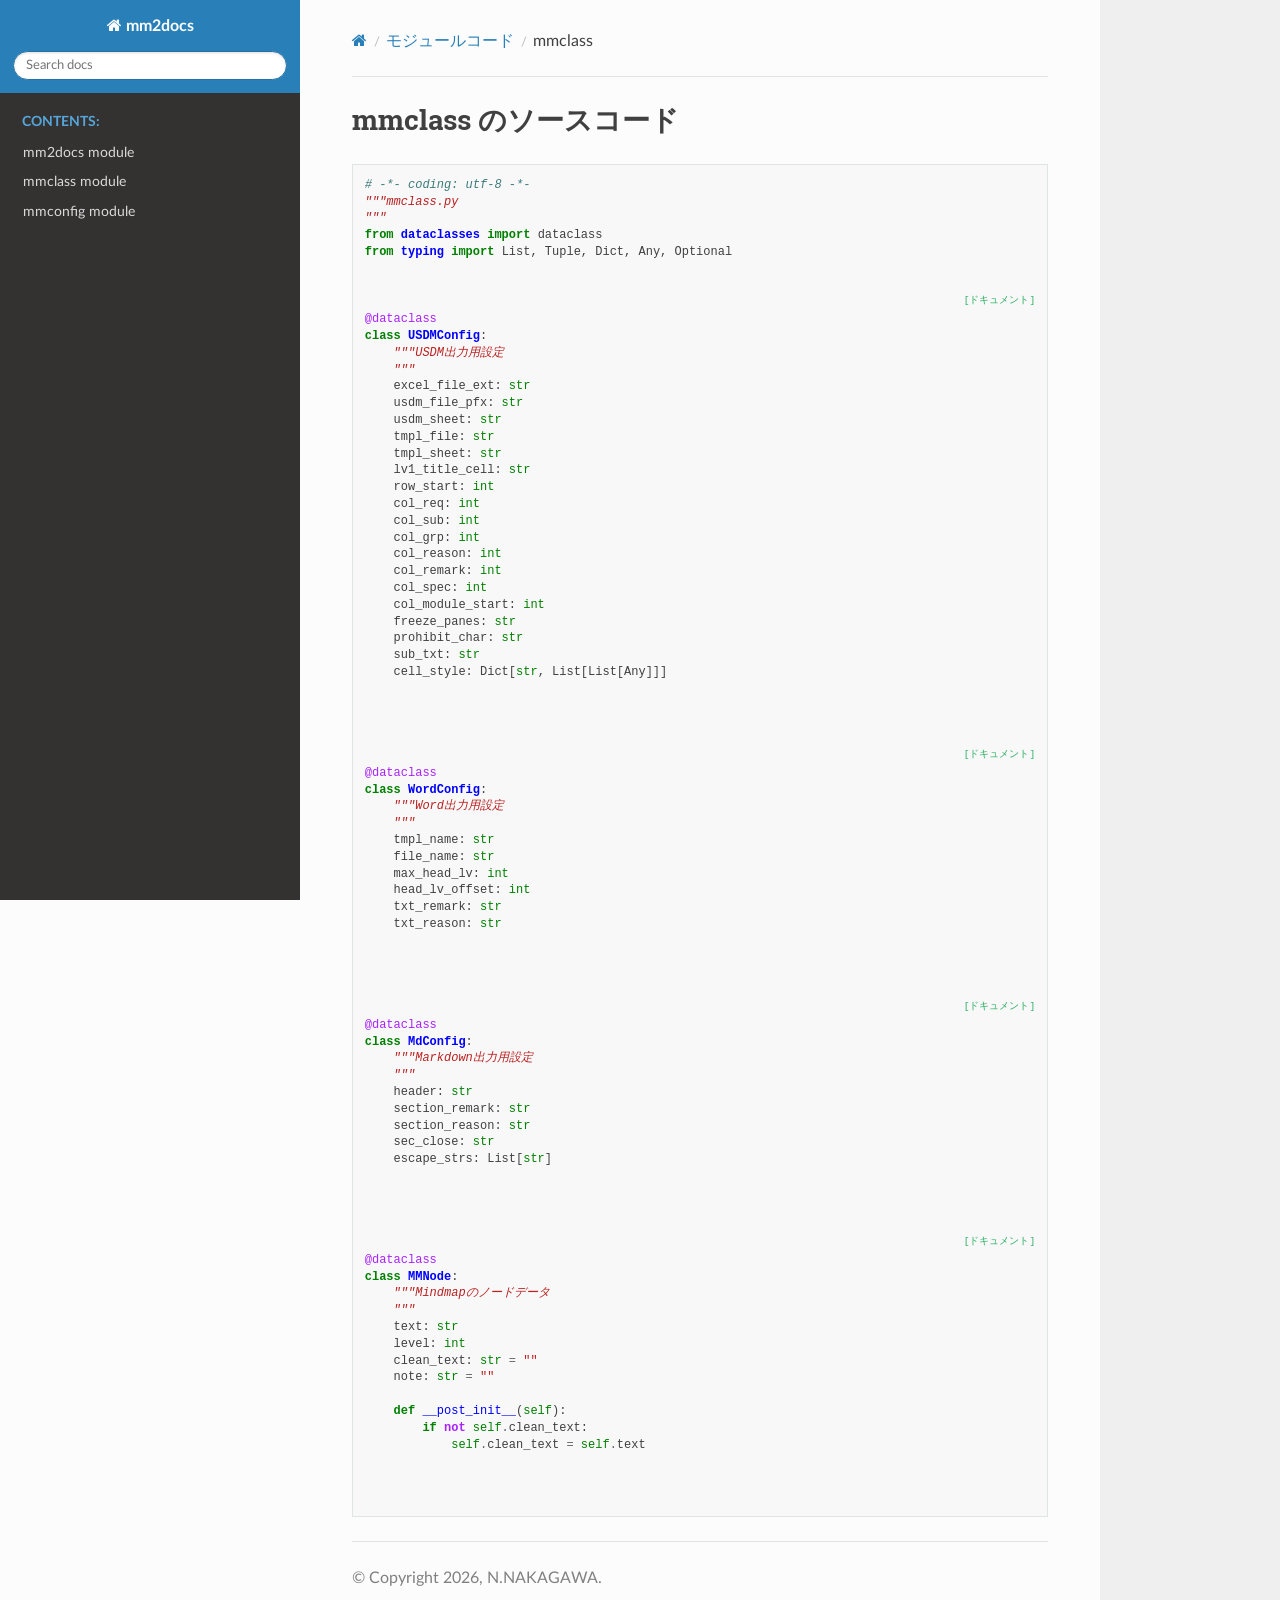
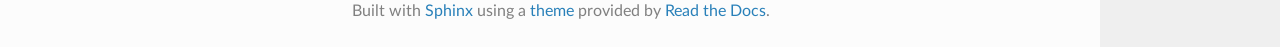
<file: docs/_build/html/_modules/mmclass.html>
<!DOCTYPE html>
<html class="writer-html5" lang="ja" data-content_root="../">
<head>
  <meta charset="utf-8" />
  <meta name="viewport" content="width=device-width, initial-scale=1.0" />
  <title>mmclass &mdash; mm2docs 1.0.0 ドキュメント</title>
      <link rel="stylesheet" type="text/css" href="../_static/pygments.css?v=b86133f3" />
      <link rel="stylesheet" type="text/css" href="../_static/css/theme.css?v=e59714d7" />

  
      <script src="../_static/jquery.js?v=5d32c60e"></script>
      <script src="../_static/_sphinx_javascript_frameworks_compat.js?v=2cd50e6c"></script>
      <script src="../_static/documentation_options.js?v=144c8c96"></script>
      <script src="../_static/doctools.js?v=9bcbadda"></script>
      <script src="../_static/sphinx_highlight.js?v=dc90522c"></script>
      <script src="../_static/translations.js?v=4755f45a"></script>
    <script src="../_static/js/theme.js"></script>
    <link rel="index" title="索引" href="../genindex.html" />
    <link rel="search" title="検索" href="../search.html" /> 
</head>

<body class="wy-body-for-nav"> 
  <div class="wy-grid-for-nav">
    <nav data-toggle="wy-nav-shift" class="wy-nav-side">
      <div class="wy-side-scroll">
        <div class="wy-side-nav-search" >

          
          
          <a href="../index.html" class="icon icon-home">
            mm2docs
          </a>
<div role="search">
  <form id="rtd-search-form" class="wy-form" action="../search.html" method="get">
    <input type="text" name="q" placeholder="Search docs" aria-label="Search docs" />
    <input type="hidden" name="check_keywords" value="yes" />
    <input type="hidden" name="area" value="default" />
  </form>
</div>
        </div><div class="wy-menu wy-menu-vertical" data-spy="affix" role="navigation" aria-label="Navigation menu">
              <p class="caption" role="heading"><span class="caption-text">Contents:</span></p>
<ul>
<li class="toctree-l1"><a class="reference internal" href="../mm2docs.html">mm2docs module</a></li>
<li class="toctree-l1"><a class="reference internal" href="../mmclass.html">mmclass module</a></li>
<li class="toctree-l1"><a class="reference internal" href="../mmconfig.html">mmconfig module</a></li>
</ul>

        </div>
      </div>
    </nav>

    <section data-toggle="wy-nav-shift" class="wy-nav-content-wrap"><nav class="wy-nav-top" aria-label="Mobile navigation menu" >
          <i data-toggle="wy-nav-top" class="fa fa-bars"></i>
          <a href="../index.html">mm2docs</a>
      </nav>

      <div class="wy-nav-content">
        <div class="rst-content">
          <div role="navigation" aria-label="Page navigation">
  <ul class="wy-breadcrumbs">
      <li><a href="../index.html" class="icon icon-home" aria-label="Home"></a></li>
          <li class="breadcrumb-item"><a href="index.html">モジュールコード</a></li>
      <li class="breadcrumb-item active">mmclass</li>
      <li class="wy-breadcrumbs-aside">
      </li>
  </ul>
  <hr/>
</div>
          <div role="main" class="document" itemscope="itemscope" itemtype="http://schema.org/Article">
           <div itemprop="articleBody">
             
  <h1>mmclass のソースコード</h1><div class="highlight"><pre>
<span></span><span class="c1"># -*- coding: utf-8 -*-</span>
<span class="sd">&quot;&quot;&quot;mmclass.py</span>
<span class="sd">&quot;&quot;&quot;</span>
<span class="kn">from</span><span class="w"> </span><span class="nn">dataclasses</span><span class="w"> </span><span class="kn">import</span> <span class="n">dataclass</span>
<span class="kn">from</span><span class="w"> </span><span class="nn">typing</span><span class="w"> </span><span class="kn">import</span> <span class="n">List</span><span class="p">,</span> <span class="n">Tuple</span><span class="p">,</span> <span class="n">Dict</span><span class="p">,</span> <span class="n">Any</span><span class="p">,</span> <span class="n">Optional</span>

<div class="viewcode-block" id="USDMConfig">
<a class="viewcode-back" href="../mmclass.html#mmclass.USDMConfig">[ドキュメント]</a>
<span class="nd">@dataclass</span>
<span class="k">class</span><span class="w"> </span><span class="nc">USDMConfig</span><span class="p">:</span>
<span class="w">    </span><span class="sd">&quot;&quot;&quot;USDM出力用設定</span>
<span class="sd">    &quot;&quot;&quot;</span>
    <span class="n">excel_file_ext</span><span class="p">:</span> <span class="nb">str</span>
    <span class="n">usdm_file_pfx</span><span class="p">:</span> <span class="nb">str</span>
    <span class="n">usdm_sheet</span><span class="p">:</span> <span class="nb">str</span>
    <span class="n">tmpl_file</span><span class="p">:</span> <span class="nb">str</span>
    <span class="n">tmpl_sheet</span><span class="p">:</span> <span class="nb">str</span>
    <span class="n">lv1_title_cell</span><span class="p">:</span> <span class="nb">str</span>
    <span class="n">row_start</span><span class="p">:</span> <span class="nb">int</span>
    <span class="n">col_req</span><span class="p">:</span> <span class="nb">int</span>
    <span class="n">col_sub</span><span class="p">:</span> <span class="nb">int</span>
    <span class="n">col_grp</span><span class="p">:</span> <span class="nb">int</span>
    <span class="n">col_reason</span><span class="p">:</span> <span class="nb">int</span>
    <span class="n">col_remark</span><span class="p">:</span> <span class="nb">int</span>
    <span class="n">col_spec</span><span class="p">:</span> <span class="nb">int</span>
    <span class="n">col_module_start</span><span class="p">:</span> <span class="nb">int</span>
    <span class="n">freeze_panes</span><span class="p">:</span> <span class="nb">str</span>
    <span class="n">prohibit_char</span><span class="p">:</span> <span class="nb">str</span>
    <span class="n">sub_txt</span><span class="p">:</span> <span class="nb">str</span>
    <span class="n">cell_style</span><span class="p">:</span> <span class="n">Dict</span><span class="p">[</span><span class="nb">str</span><span class="p">,</span> <span class="n">List</span><span class="p">[</span><span class="n">List</span><span class="p">[</span><span class="n">Any</span><span class="p">]]]</span></div>


<div class="viewcode-block" id="WordConfig">
<a class="viewcode-back" href="../mmclass.html#mmclass.WordConfig">[ドキュメント]</a>
<span class="nd">@dataclass</span>
<span class="k">class</span><span class="w"> </span><span class="nc">WordConfig</span><span class="p">:</span>
<span class="w">    </span><span class="sd">&quot;&quot;&quot;Word出力用設定</span>
<span class="sd">    &quot;&quot;&quot;</span>
    <span class="n">tmpl_name</span><span class="p">:</span> <span class="nb">str</span>
    <span class="n">file_name</span><span class="p">:</span> <span class="nb">str</span>
    <span class="n">max_head_lv</span><span class="p">:</span> <span class="nb">int</span>
    <span class="n">head_lv_offset</span><span class="p">:</span> <span class="nb">int</span>
    <span class="n">txt_remark</span><span class="p">:</span> <span class="nb">str</span>
    <span class="n">txt_reason</span><span class="p">:</span> <span class="nb">str</span></div>


<div class="viewcode-block" id="MdConfig">
<a class="viewcode-back" href="../mmclass.html#mmclass.MdConfig">[ドキュメント]</a>
<span class="nd">@dataclass</span>
<span class="k">class</span><span class="w"> </span><span class="nc">MdConfig</span><span class="p">:</span>
<span class="w">    </span><span class="sd">&quot;&quot;&quot;Markdown出力用設定</span>
<span class="sd">    &quot;&quot;&quot;</span>
    <span class="n">header</span><span class="p">:</span> <span class="nb">str</span>
    <span class="n">section_remark</span><span class="p">:</span> <span class="nb">str</span>
    <span class="n">section_reason</span><span class="p">:</span> <span class="nb">str</span>
    <span class="n">sec_close</span><span class="p">:</span> <span class="nb">str</span>
    <span class="n">escape_strs</span><span class="p">:</span> <span class="n">List</span><span class="p">[</span><span class="nb">str</span><span class="p">]</span></div>


<div class="viewcode-block" id="MMNode">
<a class="viewcode-back" href="../mmclass.html#mmclass.MMNode">[ドキュメント]</a>
<span class="nd">@dataclass</span>
<span class="k">class</span><span class="w"> </span><span class="nc">MMNode</span><span class="p">:</span>
<span class="w">    </span><span class="sd">&quot;&quot;&quot;Mindmapのノードデータ</span>
<span class="sd">    &quot;&quot;&quot;</span>
    <span class="n">text</span><span class="p">:</span> <span class="nb">str</span>
    <span class="n">level</span><span class="p">:</span> <span class="nb">int</span>
    <span class="n">clean_text</span><span class="p">:</span> <span class="nb">str</span> <span class="o">=</span> <span class="s2">&quot;&quot;</span>
    <span class="n">note</span><span class="p">:</span> <span class="nb">str</span> <span class="o">=</span> <span class="s2">&quot;&quot;</span>

    <span class="k">def</span><span class="w"> </span><span class="nf">__post_init__</span><span class="p">(</span><span class="bp">self</span><span class="p">):</span>
        <span class="k">if</span> <span class="ow">not</span> <span class="bp">self</span><span class="o">.</span><span class="n">clean_text</span><span class="p">:</span>
            <span class="bp">self</span><span class="o">.</span><span class="n">clean_text</span> <span class="o">=</span> <span class="bp">self</span><span class="o">.</span><span class="n">text</span></div>


</pre></div>

           </div>
          </div>
          <footer>

  <hr/>

  <div role="contentinfo">
    <p>&#169; Copyright 2026, N.NAKAGAWA.</p>
  </div>

  Built with <a href="https://www.sphinx-doc.org/">Sphinx</a> using a
    <a href="https://github.com/readthedocs/sphinx_rtd_theme">theme</a>
    provided by <a href="https://readthedocs.org">Read the Docs</a>.
   

</footer>
        </div>
      </div>
    </section>
  </div>
  <script>
      jQuery(function () {
          SphinxRtdTheme.Navigation.enable(true);
      });
  </script> 

</body>
</html>
</file>
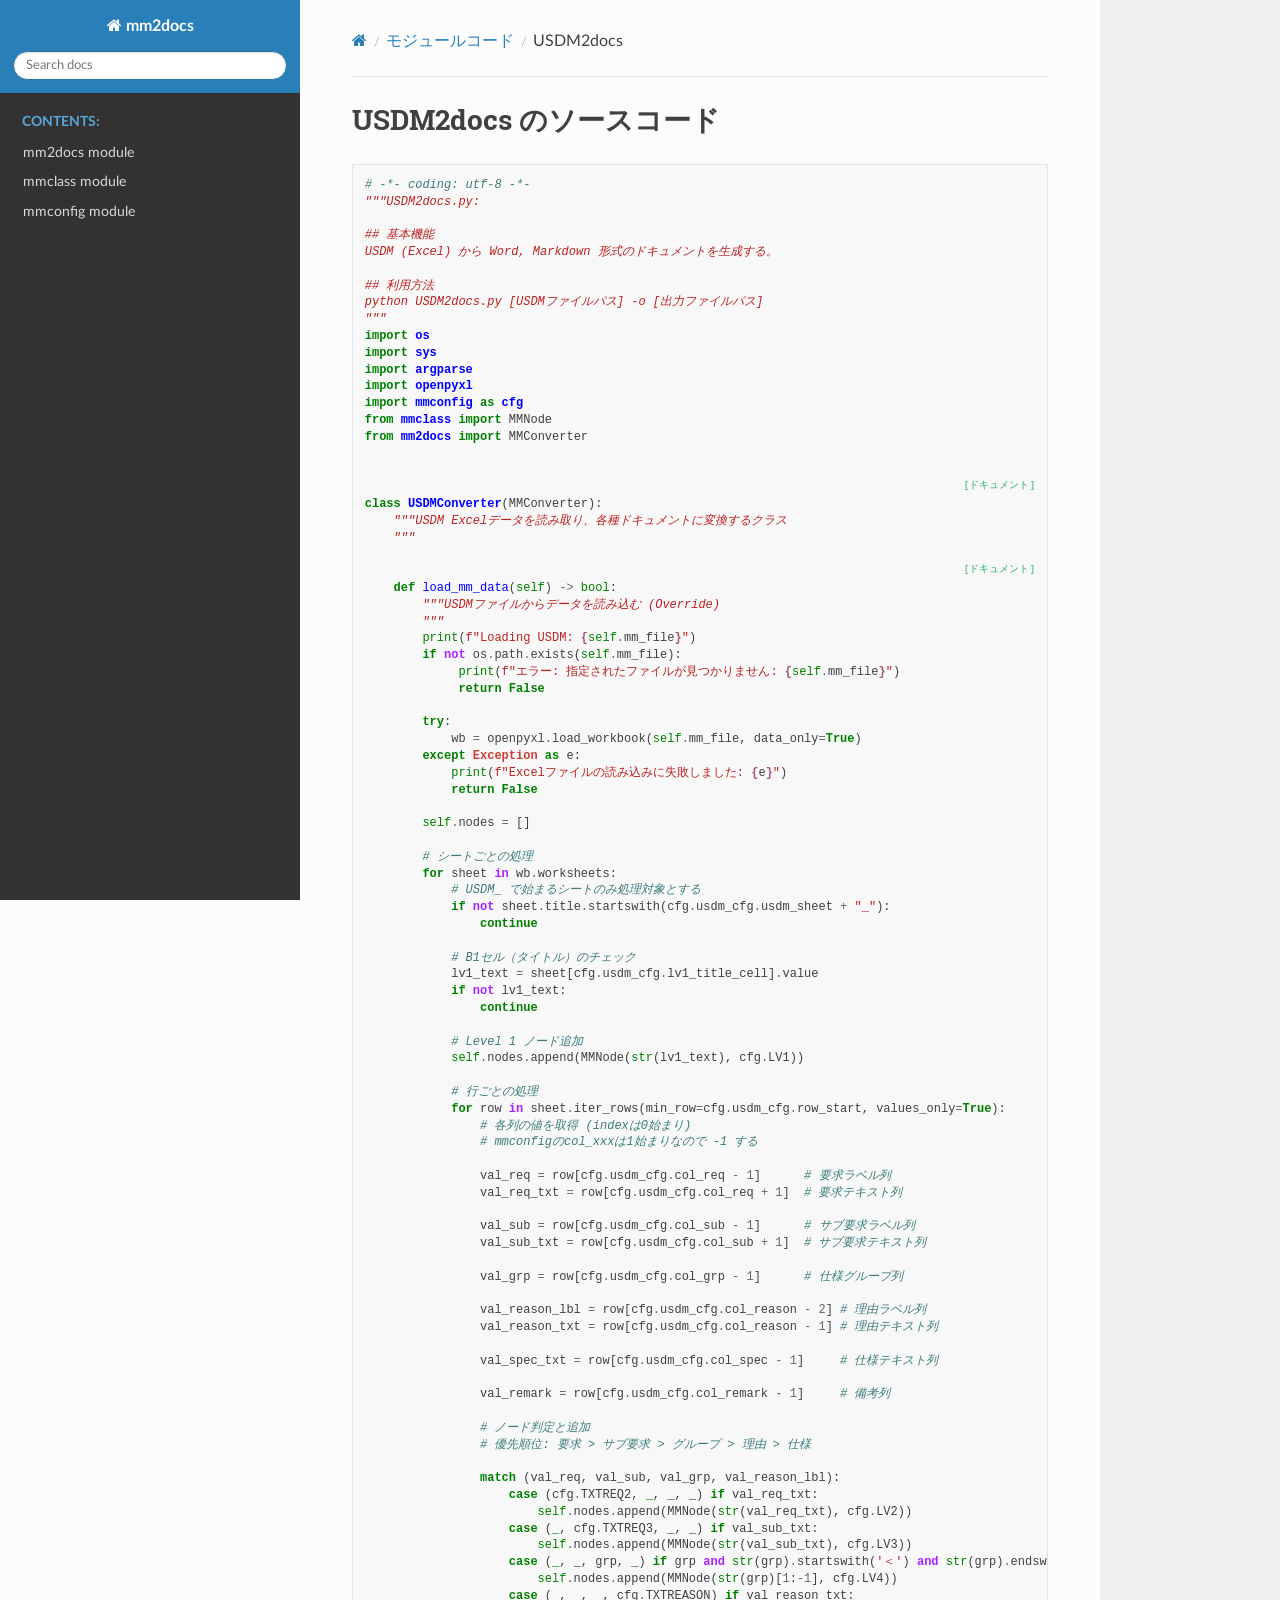
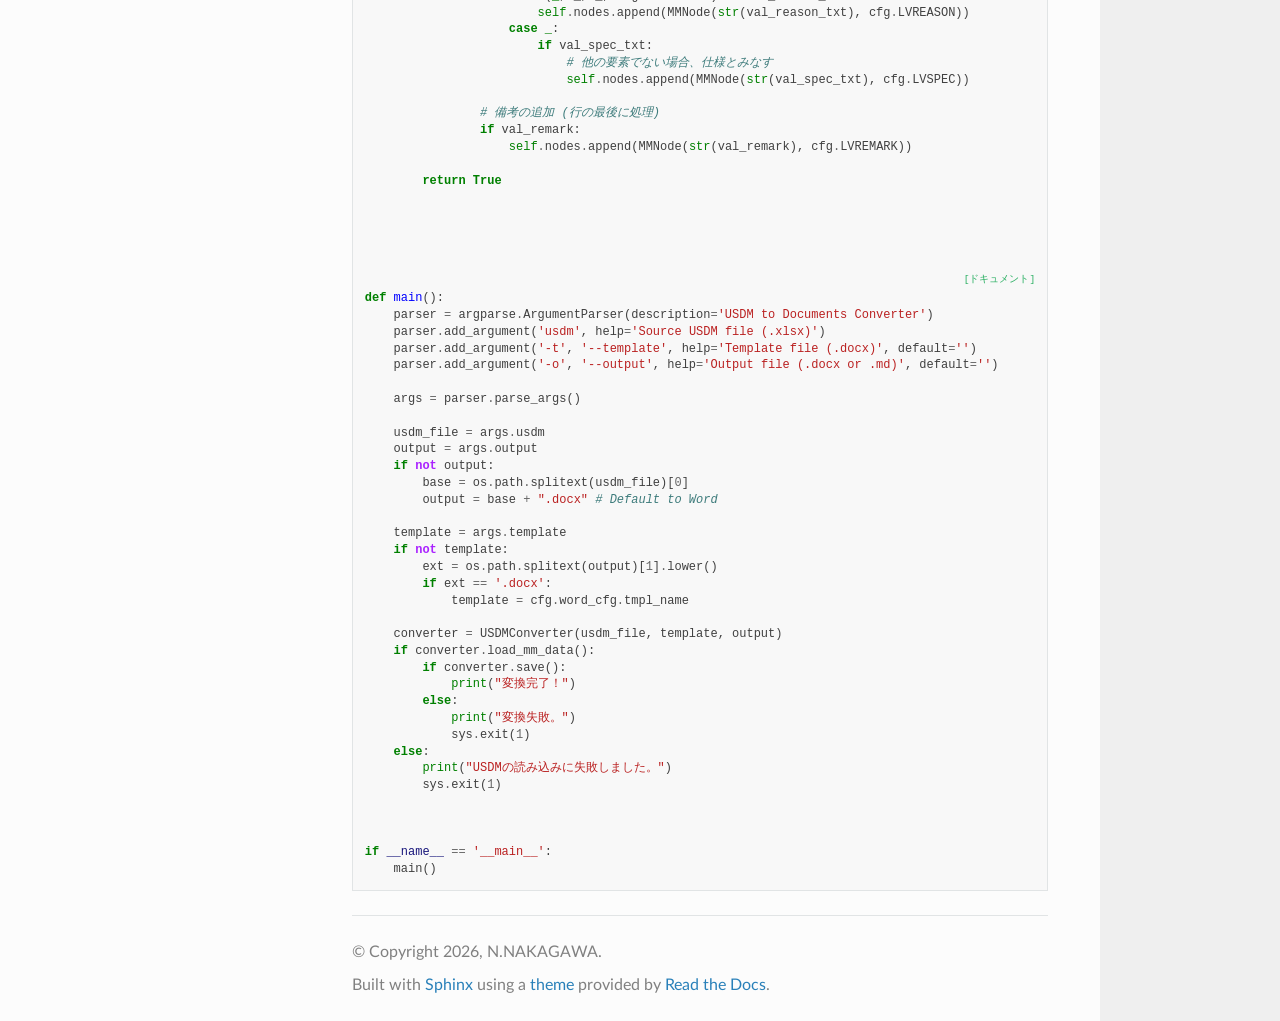
<file: docs/_build/html/_modules/USDM2docs.html>
<!DOCTYPE html>
<html class="writer-html5" lang="ja" data-content_root="../">
<head>
  <meta charset="utf-8" />
  <meta name="viewport" content="width=device-width, initial-scale=1.0" />
  <title>USDM2docs &mdash; mm2docs 1.0.0 ドキュメント</title>
      <link rel="stylesheet" type="text/css" href="../_static/pygments.css?v=b86133f3" />
      <link rel="stylesheet" type="text/css" href="../_static/css/theme.css?v=e59714d7" />

  
      <script src="../_static/jquery.js?v=5d32c60e"></script>
      <script src="../_static/_sphinx_javascript_frameworks_compat.js?v=2cd50e6c"></script>
      <script src="../_static/documentation_options.js?v=144c8c96"></script>
      <script src="../_static/doctools.js?v=9bcbadda"></script>
      <script src="../_static/sphinx_highlight.js?v=dc90522c"></script>
      <script src="../_static/translations.js?v=4755f45a"></script>
    <script src="../_static/js/theme.js"></script>
    <link rel="index" title="索引" href="../genindex.html" />
    <link rel="search" title="検索" href="../search.html" /> 
</head>

<body class="wy-body-for-nav"> 
  <div class="wy-grid-for-nav">
    <nav data-toggle="wy-nav-shift" class="wy-nav-side">
      <div class="wy-side-scroll">
        <div class="wy-side-nav-search" >

          
          
          <a href="../index.html" class="icon icon-home">
            mm2docs
          </a>
<div role="search">
  <form id="rtd-search-form" class="wy-form" action="../search.html" method="get">
    <input type="text" name="q" placeholder="Search docs" aria-label="Search docs" />
    <input type="hidden" name="check_keywords" value="yes" />
    <input type="hidden" name="area" value="default" />
  </form>
</div>
        </div><div class="wy-menu wy-menu-vertical" data-spy="affix" role="navigation" aria-label="Navigation menu">
              <p class="caption" role="heading"><span class="caption-text">Contents:</span></p>
<ul>
<li class="toctree-l1"><a class="reference internal" href="../mm2docs.html">mm2docs module</a></li>
<li class="toctree-l1"><a class="reference internal" href="../mmclass.html">mmclass module</a></li>
<li class="toctree-l1"><a class="reference internal" href="../mmconfig.html">mmconfig module</a></li>
</ul>

        </div>
      </div>
    </nav>

    <section data-toggle="wy-nav-shift" class="wy-nav-content-wrap"><nav class="wy-nav-top" aria-label="Mobile navigation menu" >
          <i data-toggle="wy-nav-top" class="fa fa-bars"></i>
          <a href="../index.html">mm2docs</a>
      </nav>

      <div class="wy-nav-content">
        <div class="rst-content">
          <div role="navigation" aria-label="Page navigation">
  <ul class="wy-breadcrumbs">
      <li><a href="../index.html" class="icon icon-home" aria-label="Home"></a></li>
          <li class="breadcrumb-item"><a href="index.html">モジュールコード</a></li>
      <li class="breadcrumb-item active">USDM2docs</li>
      <li class="wy-breadcrumbs-aside">
      </li>
  </ul>
  <hr/>
</div>
          <div role="main" class="document" itemscope="itemscope" itemtype="http://schema.org/Article">
           <div itemprop="articleBody">
             
  <h1>USDM2docs のソースコード</h1><div class="highlight"><pre>
<span></span><span class="c1"># -*- coding: utf-8 -*-</span>
<span class="sd">&quot;&quot;&quot;USDM2docs.py:</span>

<span class="sd">## 基本機能</span>
<span class="sd">USDM (Excel) から Word, Markdown 形式のドキュメントを生成する。</span>

<span class="sd">## 利用方法</span>
<span class="sd">python USDM2docs.py [USDMファイルパス] -o [出力ファイルパス]</span>
<span class="sd">&quot;&quot;&quot;</span>
<span class="kn">import</span><span class="w"> </span><span class="nn">os</span>
<span class="kn">import</span><span class="w"> </span><span class="nn">sys</span>
<span class="kn">import</span><span class="w"> </span><span class="nn">argparse</span>
<span class="kn">import</span><span class="w"> </span><span class="nn">openpyxl</span>
<span class="kn">import</span><span class="w"> </span><span class="nn">mmconfig</span><span class="w"> </span><span class="k">as</span><span class="w"> </span><span class="nn">cfg</span>
<span class="kn">from</span><span class="w"> </span><span class="nn">mmclass</span><span class="w"> </span><span class="kn">import</span> <span class="n">MMNode</span>
<span class="kn">from</span><span class="w"> </span><span class="nn">mm2docs</span><span class="w"> </span><span class="kn">import</span> <span class="n">MMConverter</span>

<div class="viewcode-block" id="USDMConverter">
<a class="viewcode-back" href="../USDM2docs.html#USDM2docs.USDMConverter">[ドキュメント]</a>
<span class="k">class</span><span class="w"> </span><span class="nc">USDMConverter</span><span class="p">(</span><span class="n">MMConverter</span><span class="p">):</span>
<span class="w">    </span><span class="sd">&quot;&quot;&quot;USDM Excelデータを読み取り、各種ドキュメントに変換するクラス</span>
<span class="sd">    &quot;&quot;&quot;</span>
<div class="viewcode-block" id="USDMConverter.load_mm_data">
<a class="viewcode-back" href="../USDM2docs.html#USDM2docs.USDMConverter.load_mm_data">[ドキュメント]</a>
    <span class="k">def</span><span class="w"> </span><span class="nf">load_mm_data</span><span class="p">(</span><span class="bp">self</span><span class="p">)</span> <span class="o">-&gt;</span> <span class="nb">bool</span><span class="p">:</span>
<span class="w">        </span><span class="sd">&quot;&quot;&quot;USDMファイルからデータを読み込む (Override)</span>
<span class="sd">        &quot;&quot;&quot;</span>
        <span class="nb">print</span><span class="p">(</span><span class="sa">f</span><span class="s2">&quot;Loading USDM: </span><span class="si">{</span><span class="bp">self</span><span class="o">.</span><span class="n">mm_file</span><span class="si">}</span><span class="s2">&quot;</span><span class="p">)</span>
        <span class="k">if</span> <span class="ow">not</span> <span class="n">os</span><span class="o">.</span><span class="n">path</span><span class="o">.</span><span class="n">exists</span><span class="p">(</span><span class="bp">self</span><span class="o">.</span><span class="n">mm_file</span><span class="p">):</span>
             <span class="nb">print</span><span class="p">(</span><span class="sa">f</span><span class="s2">&quot;エラー: 指定されたファイルが見つかりません: </span><span class="si">{</span><span class="bp">self</span><span class="o">.</span><span class="n">mm_file</span><span class="si">}</span><span class="s2">&quot;</span><span class="p">)</span>
             <span class="k">return</span> <span class="kc">False</span>
             
        <span class="k">try</span><span class="p">:</span>
            <span class="n">wb</span> <span class="o">=</span> <span class="n">openpyxl</span><span class="o">.</span><span class="n">load_workbook</span><span class="p">(</span><span class="bp">self</span><span class="o">.</span><span class="n">mm_file</span><span class="p">,</span> <span class="n">data_only</span><span class="o">=</span><span class="kc">True</span><span class="p">)</span>
        <span class="k">except</span> <span class="ne">Exception</span> <span class="k">as</span> <span class="n">e</span><span class="p">:</span>
            <span class="nb">print</span><span class="p">(</span><span class="sa">f</span><span class="s2">&quot;Excelファイルの読み込みに失敗しました: </span><span class="si">{</span><span class="n">e</span><span class="si">}</span><span class="s2">&quot;</span><span class="p">)</span>
            <span class="k">return</span> <span class="kc">False</span>

        <span class="bp">self</span><span class="o">.</span><span class="n">nodes</span> <span class="o">=</span> <span class="p">[]</span>

        <span class="c1"># シートごとの処理</span>
        <span class="k">for</span> <span class="n">sheet</span> <span class="ow">in</span> <span class="n">wb</span><span class="o">.</span><span class="n">worksheets</span><span class="p">:</span>
            <span class="c1"># USDM_ で始まるシートのみ処理対象とする</span>
            <span class="k">if</span> <span class="ow">not</span> <span class="n">sheet</span><span class="o">.</span><span class="n">title</span><span class="o">.</span><span class="n">startswith</span><span class="p">(</span><span class="n">cfg</span><span class="o">.</span><span class="n">usdm_cfg</span><span class="o">.</span><span class="n">usdm_sheet</span> <span class="o">+</span> <span class="s2">&quot;_&quot;</span><span class="p">):</span>
                <span class="k">continue</span>

            <span class="c1"># B1セル（タイトル）のチェック</span>
            <span class="n">lv1_text</span> <span class="o">=</span> <span class="n">sheet</span><span class="p">[</span><span class="n">cfg</span><span class="o">.</span><span class="n">usdm_cfg</span><span class="o">.</span><span class="n">lv1_title_cell</span><span class="p">]</span><span class="o">.</span><span class="n">value</span>
            <span class="k">if</span> <span class="ow">not</span> <span class="n">lv1_text</span><span class="p">:</span>
                <span class="k">continue</span>
            
            <span class="c1"># Level 1 ノード追加</span>
            <span class="bp">self</span><span class="o">.</span><span class="n">nodes</span><span class="o">.</span><span class="n">append</span><span class="p">(</span><span class="n">MMNode</span><span class="p">(</span><span class="nb">str</span><span class="p">(</span><span class="n">lv1_text</span><span class="p">),</span> <span class="n">cfg</span><span class="o">.</span><span class="n">LV1</span><span class="p">))</span>

            <span class="c1"># 行ごとの処理</span>
            <span class="k">for</span> <span class="n">row</span> <span class="ow">in</span> <span class="n">sheet</span><span class="o">.</span><span class="n">iter_rows</span><span class="p">(</span><span class="n">min_row</span><span class="o">=</span><span class="n">cfg</span><span class="o">.</span><span class="n">usdm_cfg</span><span class="o">.</span><span class="n">row_start</span><span class="p">,</span> <span class="n">values_only</span><span class="o">=</span><span class="kc">True</span><span class="p">):</span>
                <span class="c1"># 各列の値を取得 (indexは0始まり)</span>
                <span class="c1"># mmconfigのcol_xxxは1始まりなので -1 する</span>
                
                <span class="n">val_req</span> <span class="o">=</span> <span class="n">row</span><span class="p">[</span><span class="n">cfg</span><span class="o">.</span><span class="n">usdm_cfg</span><span class="o">.</span><span class="n">col_req</span> <span class="o">-</span> <span class="mi">1</span><span class="p">]</span>      <span class="c1"># 要求ラベル列</span>
                <span class="n">val_req_txt</span> <span class="o">=</span> <span class="n">row</span><span class="p">[</span><span class="n">cfg</span><span class="o">.</span><span class="n">usdm_cfg</span><span class="o">.</span><span class="n">col_req</span> <span class="o">+</span> <span class="mi">1</span><span class="p">]</span>  <span class="c1"># 要求テキスト列</span>
                
                <span class="n">val_sub</span> <span class="o">=</span> <span class="n">row</span><span class="p">[</span><span class="n">cfg</span><span class="o">.</span><span class="n">usdm_cfg</span><span class="o">.</span><span class="n">col_sub</span> <span class="o">-</span> <span class="mi">1</span><span class="p">]</span>      <span class="c1"># サブ要求ラベル列</span>
                <span class="n">val_sub_txt</span> <span class="o">=</span> <span class="n">row</span><span class="p">[</span><span class="n">cfg</span><span class="o">.</span><span class="n">usdm_cfg</span><span class="o">.</span><span class="n">col_sub</span> <span class="o">+</span> <span class="mi">1</span><span class="p">]</span>  <span class="c1"># サブ要求テキスト列</span>
                
                <span class="n">val_grp</span> <span class="o">=</span> <span class="n">row</span><span class="p">[</span><span class="n">cfg</span><span class="o">.</span><span class="n">usdm_cfg</span><span class="o">.</span><span class="n">col_grp</span> <span class="o">-</span> <span class="mi">1</span><span class="p">]</span>      <span class="c1"># 仕様グループ列</span>
                
                <span class="n">val_reason_lbl</span> <span class="o">=</span> <span class="n">row</span><span class="p">[</span><span class="n">cfg</span><span class="o">.</span><span class="n">usdm_cfg</span><span class="o">.</span><span class="n">col_reason</span> <span class="o">-</span> <span class="mi">2</span><span class="p">]</span> <span class="c1"># 理由ラベル列</span>
                <span class="n">val_reason_txt</span> <span class="o">=</span> <span class="n">row</span><span class="p">[</span><span class="n">cfg</span><span class="o">.</span><span class="n">usdm_cfg</span><span class="o">.</span><span class="n">col_reason</span> <span class="o">-</span> <span class="mi">1</span><span class="p">]</span> <span class="c1"># 理由テキスト列</span>
                
                <span class="n">val_spec_txt</span> <span class="o">=</span> <span class="n">row</span><span class="p">[</span><span class="n">cfg</span><span class="o">.</span><span class="n">usdm_cfg</span><span class="o">.</span><span class="n">col_spec</span> <span class="o">-</span> <span class="mi">1</span><span class="p">]</span>     <span class="c1"># 仕様テキスト列</span>
                
                <span class="n">val_remark</span> <span class="o">=</span> <span class="n">row</span><span class="p">[</span><span class="n">cfg</span><span class="o">.</span><span class="n">usdm_cfg</span><span class="o">.</span><span class="n">col_remark</span> <span class="o">-</span> <span class="mi">1</span><span class="p">]</span>     <span class="c1"># 備考列</span>

                <span class="c1"># ノード判定と追加</span>
                <span class="c1"># 優先順位: 要求 &gt; サブ要求 &gt; グループ &gt; 理由 &gt; 仕様</span>
                
                <span class="k">match</span> <span class="p">(</span><span class="n">val_req</span><span class="p">,</span> <span class="n">val_sub</span><span class="p">,</span> <span class="n">val_grp</span><span class="p">,</span> <span class="n">val_reason_lbl</span><span class="p">):</span>
                    <span class="k">case</span><span class="w"> </span><span class="p">(</span><span class="n">cfg</span><span class="o">.</span><span class="n">TXTREQ2</span><span class="p">,</span> <span class="k">_</span><span class="p">,</span> <span class="n">_</span><span class="p">,</span> <span class="n">_</span><span class="p">)</span> <span class="k">if</span> <span class="n">val_req_txt</span><span class="p">:</span>
                        <span class="bp">self</span><span class="o">.</span><span class="n">nodes</span><span class="o">.</span><span class="n">append</span><span class="p">(</span><span class="n">MMNode</span><span class="p">(</span><span class="nb">str</span><span class="p">(</span><span class="n">val_req_txt</span><span class="p">),</span> <span class="n">cfg</span><span class="o">.</span><span class="n">LV2</span><span class="p">))</span>
                    <span class="k">case</span><span class="w"> </span><span class="p">(</span><span class="k">_</span><span class="p">,</span> <span class="n">cfg</span><span class="o">.</span><span class="n">TXTREQ3</span><span class="p">,</span> <span class="n">_</span><span class="p">,</span> <span class="n">_</span><span class="p">)</span> <span class="k">if</span> <span class="n">val_sub_txt</span><span class="p">:</span>
                        <span class="bp">self</span><span class="o">.</span><span class="n">nodes</span><span class="o">.</span><span class="n">append</span><span class="p">(</span><span class="n">MMNode</span><span class="p">(</span><span class="nb">str</span><span class="p">(</span><span class="n">val_sub_txt</span><span class="p">),</span> <span class="n">cfg</span><span class="o">.</span><span class="n">LV3</span><span class="p">))</span>
                    <span class="k">case</span><span class="w"> </span><span class="p">(</span><span class="k">_</span><span class="p">,</span> <span class="n">_</span><span class="p">,</span> <span class="n">grp</span><span class="p">,</span> <span class="n">_</span><span class="p">)</span> <span class="k">if</span> <span class="n">grp</span> <span class="ow">and</span> <span class="nb">str</span><span class="p">(</span><span class="n">grp</span><span class="p">)</span><span class="o">.</span><span class="n">startswith</span><span class="p">(</span><span class="s1">&#39;＜&#39;</span><span class="p">)</span> <span class="ow">and</span> <span class="nb">str</span><span class="p">(</span><span class="n">grp</span><span class="p">)</span><span class="o">.</span><span class="n">endswith</span><span class="p">(</span><span class="s1">&#39;＞&#39;</span><span class="p">):</span>
                        <span class="bp">self</span><span class="o">.</span><span class="n">nodes</span><span class="o">.</span><span class="n">append</span><span class="p">(</span><span class="n">MMNode</span><span class="p">(</span><span class="nb">str</span><span class="p">(</span><span class="n">grp</span><span class="p">)[</span><span class="mi">1</span><span class="p">:</span><span class="o">-</span><span class="mi">1</span><span class="p">],</span> <span class="n">cfg</span><span class="o">.</span><span class="n">LV4</span><span class="p">))</span>
                    <span class="k">case</span><span class="w"> </span><span class="p">(</span><span class="k">_</span><span class="p">,</span> <span class="n">_</span><span class="p">,</span> <span class="n">_</span><span class="p">,</span> <span class="n">cfg</span><span class="o">.</span><span class="n">TXTREASON</span><span class="p">)</span> <span class="k">if</span> <span class="n">val_reason_txt</span><span class="p">:</span>
                        <span class="bp">self</span><span class="o">.</span><span class="n">nodes</span><span class="o">.</span><span class="n">append</span><span class="p">(</span><span class="n">MMNode</span><span class="p">(</span><span class="nb">str</span><span class="p">(</span><span class="n">val_reason_txt</span><span class="p">),</span> <span class="n">cfg</span><span class="o">.</span><span class="n">LVREASON</span><span class="p">))</span>
                    <span class="k">case</span><span class="w"> </span><span class="k">_</span><span class="p">:</span>
                        <span class="k">if</span> <span class="n">val_spec_txt</span><span class="p">:</span>
                            <span class="c1"># 他の要素でない場合、仕様とみなす</span>
                            <span class="bp">self</span><span class="o">.</span><span class="n">nodes</span><span class="o">.</span><span class="n">append</span><span class="p">(</span><span class="n">MMNode</span><span class="p">(</span><span class="nb">str</span><span class="p">(</span><span class="n">val_spec_txt</span><span class="p">),</span> <span class="n">cfg</span><span class="o">.</span><span class="n">LVSPEC</span><span class="p">))</span>

                <span class="c1"># 備考の追加 (行の最後に処理)</span>
                <span class="k">if</span> <span class="n">val_remark</span><span class="p">:</span>
                    <span class="bp">self</span><span class="o">.</span><span class="n">nodes</span><span class="o">.</span><span class="n">append</span><span class="p">(</span><span class="n">MMNode</span><span class="p">(</span><span class="nb">str</span><span class="p">(</span><span class="n">val_remark</span><span class="p">),</span> <span class="n">cfg</span><span class="o">.</span><span class="n">LVREMARK</span><span class="p">))</span>

        <span class="k">return</span> <span class="kc">True</span></div>
</div>


<div class="viewcode-block" id="main">
<a class="viewcode-back" href="../USDM2docs.html#USDM2docs.main">[ドキュメント]</a>
<span class="k">def</span><span class="w"> </span><span class="nf">main</span><span class="p">():</span>
    <span class="n">parser</span> <span class="o">=</span> <span class="n">argparse</span><span class="o">.</span><span class="n">ArgumentParser</span><span class="p">(</span><span class="n">description</span><span class="o">=</span><span class="s1">&#39;USDM to Documents Converter&#39;</span><span class="p">)</span>
    <span class="n">parser</span><span class="o">.</span><span class="n">add_argument</span><span class="p">(</span><span class="s1">&#39;usdm&#39;</span><span class="p">,</span> <span class="n">help</span><span class="o">=</span><span class="s1">&#39;Source USDM file (.xlsx)&#39;</span><span class="p">)</span>
    <span class="n">parser</span><span class="o">.</span><span class="n">add_argument</span><span class="p">(</span><span class="s1">&#39;-t&#39;</span><span class="p">,</span> <span class="s1">&#39;--template&#39;</span><span class="p">,</span> <span class="n">help</span><span class="o">=</span><span class="s1">&#39;Template file (.docx)&#39;</span><span class="p">,</span> <span class="n">default</span><span class="o">=</span><span class="s1">&#39;&#39;</span><span class="p">)</span>
    <span class="n">parser</span><span class="o">.</span><span class="n">add_argument</span><span class="p">(</span><span class="s1">&#39;-o&#39;</span><span class="p">,</span> <span class="s1">&#39;--output&#39;</span><span class="p">,</span> <span class="n">help</span><span class="o">=</span><span class="s1">&#39;Output file (.docx or .md)&#39;</span><span class="p">,</span> <span class="n">default</span><span class="o">=</span><span class="s1">&#39;&#39;</span><span class="p">)</span>

    <span class="n">args</span> <span class="o">=</span> <span class="n">parser</span><span class="o">.</span><span class="n">parse_args</span><span class="p">()</span>

    <span class="n">usdm_file</span> <span class="o">=</span> <span class="n">args</span><span class="o">.</span><span class="n">usdm</span>
    <span class="n">output</span> <span class="o">=</span> <span class="n">args</span><span class="o">.</span><span class="n">output</span>
    <span class="k">if</span> <span class="ow">not</span> <span class="n">output</span><span class="p">:</span>
        <span class="n">base</span> <span class="o">=</span> <span class="n">os</span><span class="o">.</span><span class="n">path</span><span class="o">.</span><span class="n">splitext</span><span class="p">(</span><span class="n">usdm_file</span><span class="p">)[</span><span class="mi">0</span><span class="p">]</span>
        <span class="n">output</span> <span class="o">=</span> <span class="n">base</span> <span class="o">+</span> <span class="s2">&quot;.docx&quot;</span> <span class="c1"># Default to Word</span>

    <span class="n">template</span> <span class="o">=</span> <span class="n">args</span><span class="o">.</span><span class="n">template</span>
    <span class="k">if</span> <span class="ow">not</span> <span class="n">template</span><span class="p">:</span>
        <span class="n">ext</span> <span class="o">=</span> <span class="n">os</span><span class="o">.</span><span class="n">path</span><span class="o">.</span><span class="n">splitext</span><span class="p">(</span><span class="n">output</span><span class="p">)[</span><span class="mi">1</span><span class="p">]</span><span class="o">.</span><span class="n">lower</span><span class="p">()</span>
        <span class="k">if</span> <span class="n">ext</span> <span class="o">==</span> <span class="s1">&#39;.docx&#39;</span><span class="p">:</span>
            <span class="n">template</span> <span class="o">=</span> <span class="n">cfg</span><span class="o">.</span><span class="n">word_cfg</span><span class="o">.</span><span class="n">tmpl_name</span>

    <span class="n">converter</span> <span class="o">=</span> <span class="n">USDMConverter</span><span class="p">(</span><span class="n">usdm_file</span><span class="p">,</span> <span class="n">template</span><span class="p">,</span> <span class="n">output</span><span class="p">)</span>
    <span class="k">if</span> <span class="n">converter</span><span class="o">.</span><span class="n">load_mm_data</span><span class="p">():</span>
        <span class="k">if</span> <span class="n">converter</span><span class="o">.</span><span class="n">save</span><span class="p">():</span>
            <span class="nb">print</span><span class="p">(</span><span class="s2">&quot;変換完了！&quot;</span><span class="p">)</span>
        <span class="k">else</span><span class="p">:</span>
            <span class="nb">print</span><span class="p">(</span><span class="s2">&quot;変換失敗。&quot;</span><span class="p">)</span>
            <span class="n">sys</span><span class="o">.</span><span class="n">exit</span><span class="p">(</span><span class="mi">1</span><span class="p">)</span>
    <span class="k">else</span><span class="p">:</span>
        <span class="nb">print</span><span class="p">(</span><span class="s2">&quot;USDMの読み込みに失敗しました。&quot;</span><span class="p">)</span>
        <span class="n">sys</span><span class="o">.</span><span class="n">exit</span><span class="p">(</span><span class="mi">1</span><span class="p">)</span></div>


<span class="k">if</span> <span class="vm">__name__</span> <span class="o">==</span> <span class="s1">&#39;__main__&#39;</span><span class="p">:</span>
    <span class="n">main</span><span class="p">()</span>
</pre></div>

           </div>
          </div>
          <footer>

  <hr/>

  <div role="contentinfo">
    <p>&#169; Copyright 2026, N.NAKAGAWA.</p>
  </div>

  Built with <a href="https://www.sphinx-doc.org/">Sphinx</a> using a
    <a href="https://github.com/readthedocs/sphinx_rtd_theme">theme</a>
    provided by <a href="https://readthedocs.org">Read the Docs</a>.
   

</footer>
        </div>
      </div>
    </section>
  </div>
  <script>
      jQuery(function () {
          SphinxRtdTheme.Navigation.enable(true);
      });
  </script> 

</body>
</html>
</file>
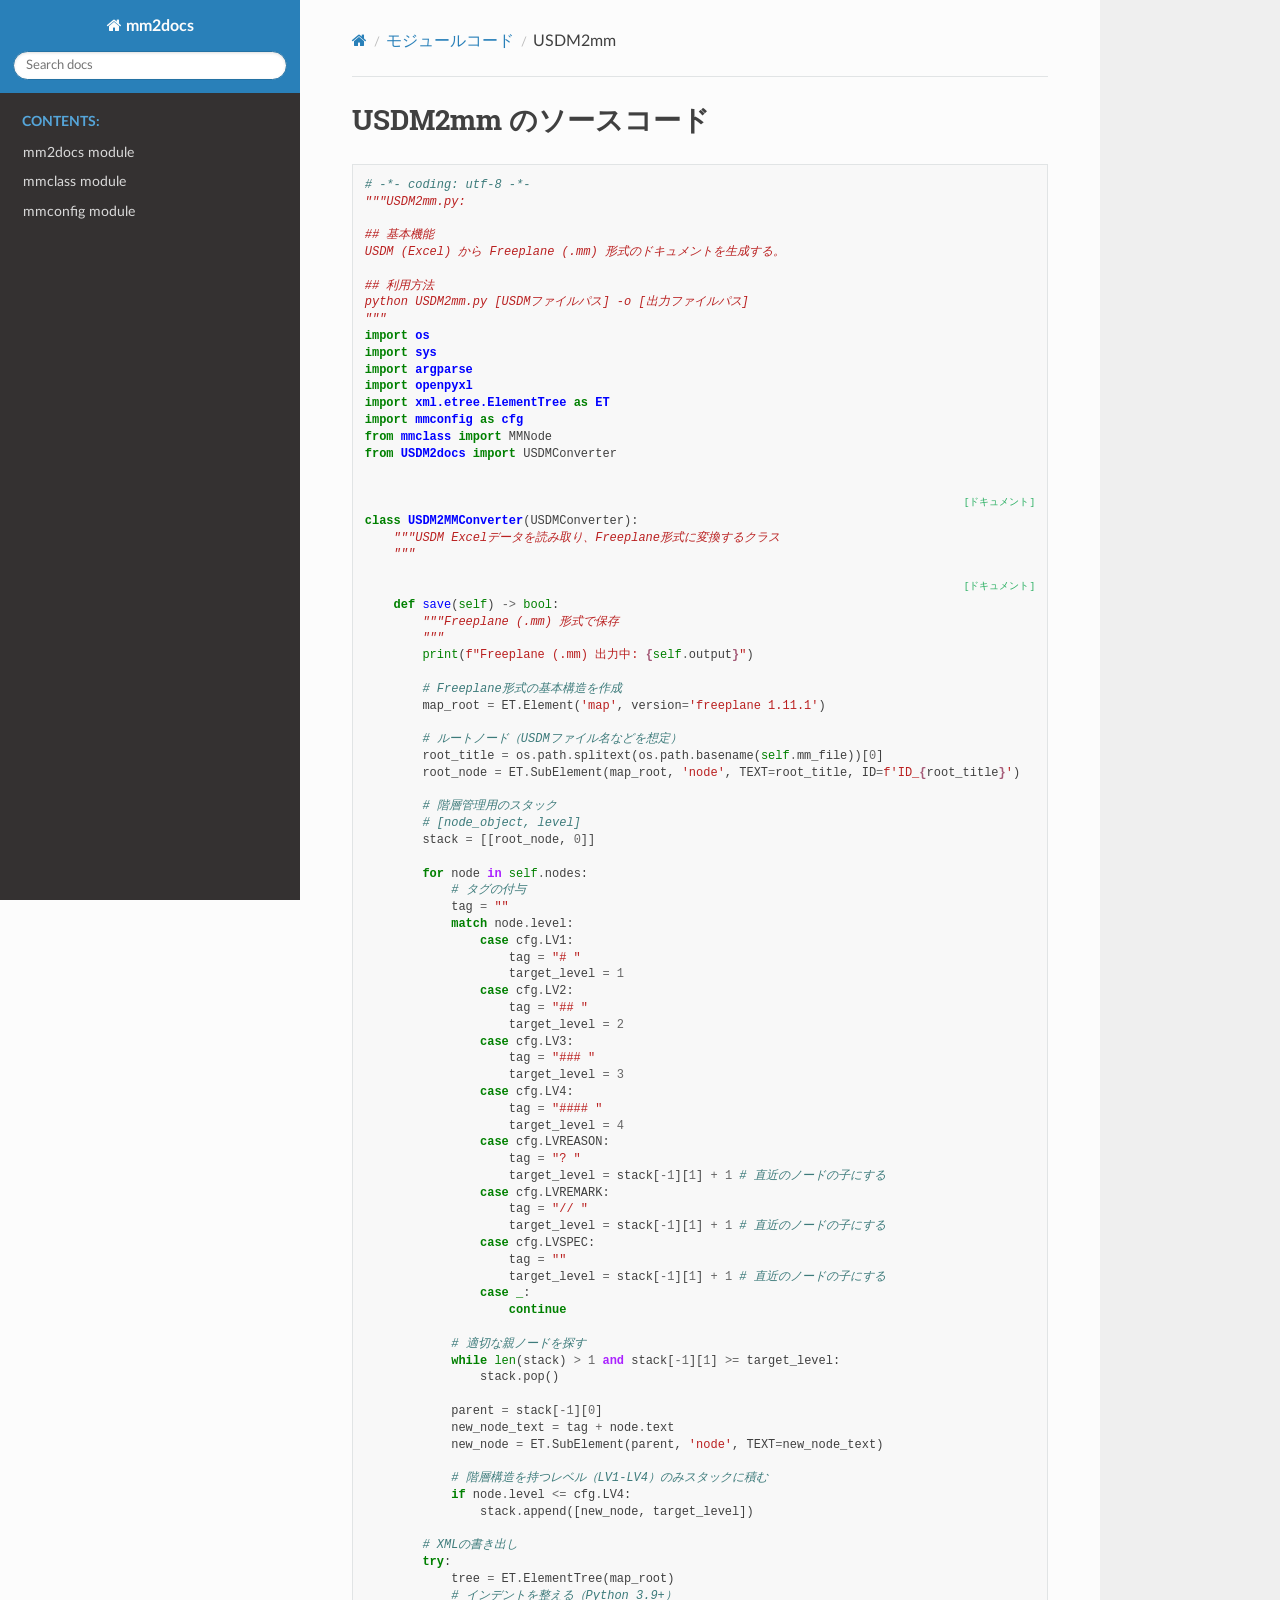
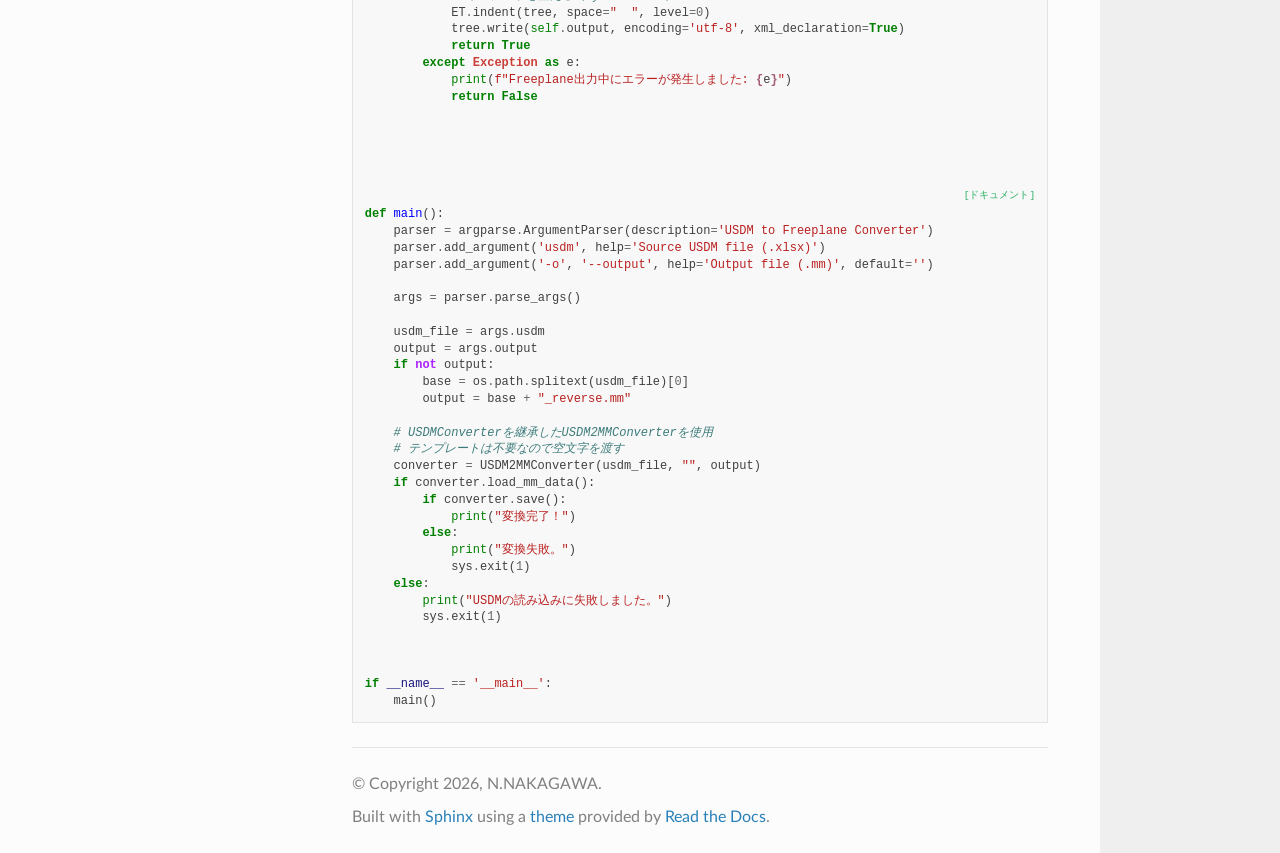
<file: docs/_build/html/_modules/USDM2mm.html>
<!DOCTYPE html>
<html class="writer-html5" lang="ja" data-content_root="../">
<head>
  <meta charset="utf-8" />
  <meta name="viewport" content="width=device-width, initial-scale=1.0" />
  <title>USDM2mm &mdash; mm2docs 1.0.0 ドキュメント</title>
      <link rel="stylesheet" type="text/css" href="../_static/pygments.css?v=b86133f3" />
      <link rel="stylesheet" type="text/css" href="../_static/css/theme.css?v=e59714d7" />

  
      <script src="../_static/jquery.js?v=5d32c60e"></script>
      <script src="../_static/_sphinx_javascript_frameworks_compat.js?v=2cd50e6c"></script>
      <script src="../_static/documentation_options.js?v=144c8c96"></script>
      <script src="../_static/doctools.js?v=9bcbadda"></script>
      <script src="../_static/sphinx_highlight.js?v=dc90522c"></script>
      <script src="../_static/translations.js?v=4755f45a"></script>
    <script src="../_static/js/theme.js"></script>
    <link rel="index" title="索引" href="../genindex.html" />
    <link rel="search" title="検索" href="../search.html" /> 
</head>

<body class="wy-body-for-nav"> 
  <div class="wy-grid-for-nav">
    <nav data-toggle="wy-nav-shift" class="wy-nav-side">
      <div class="wy-side-scroll">
        <div class="wy-side-nav-search" >

          
          
          <a href="../index.html" class="icon icon-home">
            mm2docs
          </a>
<div role="search">
  <form id="rtd-search-form" class="wy-form" action="../search.html" method="get">
    <input type="text" name="q" placeholder="Search docs" aria-label="Search docs" />
    <input type="hidden" name="check_keywords" value="yes" />
    <input type="hidden" name="area" value="default" />
  </form>
</div>
        </div><div class="wy-menu wy-menu-vertical" data-spy="affix" role="navigation" aria-label="Navigation menu">
              <p class="caption" role="heading"><span class="caption-text">Contents:</span></p>
<ul>
<li class="toctree-l1"><a class="reference internal" href="../mm2docs.html">mm2docs module</a></li>
<li class="toctree-l1"><a class="reference internal" href="../mmclass.html">mmclass module</a></li>
<li class="toctree-l1"><a class="reference internal" href="../mmconfig.html">mmconfig module</a></li>
</ul>

        </div>
      </div>
    </nav>

    <section data-toggle="wy-nav-shift" class="wy-nav-content-wrap"><nav class="wy-nav-top" aria-label="Mobile navigation menu" >
          <i data-toggle="wy-nav-top" class="fa fa-bars"></i>
          <a href="../index.html">mm2docs</a>
      </nav>

      <div class="wy-nav-content">
        <div class="rst-content">
          <div role="navigation" aria-label="Page navigation">
  <ul class="wy-breadcrumbs">
      <li><a href="../index.html" class="icon icon-home" aria-label="Home"></a></li>
          <li class="breadcrumb-item"><a href="index.html">モジュールコード</a></li>
      <li class="breadcrumb-item active">USDM2mm</li>
      <li class="wy-breadcrumbs-aside">
      </li>
  </ul>
  <hr/>
</div>
          <div role="main" class="document" itemscope="itemscope" itemtype="http://schema.org/Article">
           <div itemprop="articleBody">
             
  <h1>USDM2mm のソースコード</h1><div class="highlight"><pre>
<span></span><span class="c1"># -*- coding: utf-8 -*-</span>
<span class="sd">&quot;&quot;&quot;USDM2mm.py:</span>

<span class="sd">## 基本機能</span>
<span class="sd">USDM (Excel) から Freeplane (.mm) 形式のドキュメントを生成する。</span>

<span class="sd">## 利用方法</span>
<span class="sd">python USDM2mm.py [USDMファイルパス] -o [出力ファイルパス]</span>
<span class="sd">&quot;&quot;&quot;</span>
<span class="kn">import</span><span class="w"> </span><span class="nn">os</span>
<span class="kn">import</span><span class="w"> </span><span class="nn">sys</span>
<span class="kn">import</span><span class="w"> </span><span class="nn">argparse</span>
<span class="kn">import</span><span class="w"> </span><span class="nn">openpyxl</span>
<span class="kn">import</span><span class="w"> </span><span class="nn">xml.etree.ElementTree</span><span class="w"> </span><span class="k">as</span><span class="w"> </span><span class="nn">ET</span>
<span class="kn">import</span><span class="w"> </span><span class="nn">mmconfig</span><span class="w"> </span><span class="k">as</span><span class="w"> </span><span class="nn">cfg</span>
<span class="kn">from</span><span class="w"> </span><span class="nn">mmclass</span><span class="w"> </span><span class="kn">import</span> <span class="n">MMNode</span>
<span class="kn">from</span><span class="w"> </span><span class="nn">USDM2docs</span><span class="w"> </span><span class="kn">import</span> <span class="n">USDMConverter</span>

<div class="viewcode-block" id="USDM2MMConverter">
<a class="viewcode-back" href="../USDM2mm.html#USDM2mm.USDM2MMConverter">[ドキュメント]</a>
<span class="k">class</span><span class="w"> </span><span class="nc">USDM2MMConverter</span><span class="p">(</span><span class="n">USDMConverter</span><span class="p">):</span>
<span class="w">    </span><span class="sd">&quot;&quot;&quot;USDM Excelデータを読み取り、Freeplane形式に変換するクラス</span>
<span class="sd">    &quot;&quot;&quot;</span>
<div class="viewcode-block" id="USDM2MMConverter.save">
<a class="viewcode-back" href="../USDM2mm.html#USDM2mm.USDM2MMConverter.save">[ドキュメント]</a>
    <span class="k">def</span><span class="w"> </span><span class="nf">save</span><span class="p">(</span><span class="bp">self</span><span class="p">)</span> <span class="o">-&gt;</span> <span class="nb">bool</span><span class="p">:</span>
<span class="w">        </span><span class="sd">&quot;&quot;&quot;Freeplane (.mm) 形式で保存</span>
<span class="sd">        &quot;&quot;&quot;</span>
        <span class="nb">print</span><span class="p">(</span><span class="sa">f</span><span class="s2">&quot;Freeplane (.mm) 出力中: </span><span class="si">{</span><span class="bp">self</span><span class="o">.</span><span class="n">output</span><span class="si">}</span><span class="s2">&quot;</span><span class="p">)</span>
        
        <span class="c1"># Freeplane形式の基本構造を作成</span>
        <span class="n">map_root</span> <span class="o">=</span> <span class="n">ET</span><span class="o">.</span><span class="n">Element</span><span class="p">(</span><span class="s1">&#39;map&#39;</span><span class="p">,</span> <span class="n">version</span><span class="o">=</span><span class="s1">&#39;freeplane 1.11.1&#39;</span><span class="p">)</span>
        
        <span class="c1"># ルートノード（USDMファイル名などを想定）</span>
        <span class="n">root_title</span> <span class="o">=</span> <span class="n">os</span><span class="o">.</span><span class="n">path</span><span class="o">.</span><span class="n">splitext</span><span class="p">(</span><span class="n">os</span><span class="o">.</span><span class="n">path</span><span class="o">.</span><span class="n">basename</span><span class="p">(</span><span class="bp">self</span><span class="o">.</span><span class="n">mm_file</span><span class="p">))[</span><span class="mi">0</span><span class="p">]</span>
        <span class="n">root_node</span> <span class="o">=</span> <span class="n">ET</span><span class="o">.</span><span class="n">SubElement</span><span class="p">(</span><span class="n">map_root</span><span class="p">,</span> <span class="s1">&#39;node&#39;</span><span class="p">,</span> <span class="n">TEXT</span><span class="o">=</span><span class="n">root_title</span><span class="p">,</span> <span class="n">ID</span><span class="o">=</span><span class="sa">f</span><span class="s1">&#39;ID_</span><span class="si">{</span><span class="n">root_title</span><span class="si">}</span><span class="s1">&#39;</span><span class="p">)</span>

        <span class="c1"># 階層管理用のスタック</span>
        <span class="c1"># [node_object, level]</span>
        <span class="n">stack</span> <span class="o">=</span> <span class="p">[[</span><span class="n">root_node</span><span class="p">,</span> <span class="mi">0</span><span class="p">]]</span>

        <span class="k">for</span> <span class="n">node</span> <span class="ow">in</span> <span class="bp">self</span><span class="o">.</span><span class="n">nodes</span><span class="p">:</span>
            <span class="c1"># タグの付与</span>
            <span class="n">tag</span> <span class="o">=</span> <span class="s2">&quot;&quot;</span>
            <span class="k">match</span> <span class="n">node</span><span class="o">.</span><span class="n">level</span><span class="p">:</span>
                <span class="k">case</span> <span class="n">cfg</span><span class="o">.</span><span class="n">LV1</span><span class="p">:</span>
                    <span class="n">tag</span> <span class="o">=</span> <span class="s2">&quot;# &quot;</span>
                    <span class="n">target_level</span> <span class="o">=</span> <span class="mi">1</span>
                <span class="k">case</span> <span class="n">cfg</span><span class="o">.</span><span class="n">LV2</span><span class="p">:</span>
                    <span class="n">tag</span> <span class="o">=</span> <span class="s2">&quot;## &quot;</span>
                    <span class="n">target_level</span> <span class="o">=</span> <span class="mi">2</span>
                <span class="k">case</span> <span class="n">cfg</span><span class="o">.</span><span class="n">LV3</span><span class="p">:</span>
                    <span class="n">tag</span> <span class="o">=</span> <span class="s2">&quot;### &quot;</span>
                    <span class="n">target_level</span> <span class="o">=</span> <span class="mi">3</span>
                <span class="k">case</span> <span class="n">cfg</span><span class="o">.</span><span class="n">LV4</span><span class="p">:</span>
                    <span class="n">tag</span> <span class="o">=</span> <span class="s2">&quot;#### &quot;</span>
                    <span class="n">target_level</span> <span class="o">=</span> <span class="mi">4</span>
                <span class="k">case</span> <span class="n">cfg</span><span class="o">.</span><span class="n">LVREASON</span><span class="p">:</span>
                    <span class="n">tag</span> <span class="o">=</span> <span class="s2">&quot;? &quot;</span>
                    <span class="n">target_level</span> <span class="o">=</span> <span class="n">stack</span><span class="p">[</span><span class="o">-</span><span class="mi">1</span><span class="p">][</span><span class="mi">1</span><span class="p">]</span> <span class="o">+</span> <span class="mi">1</span> <span class="c1"># 直近のノードの子にする</span>
                <span class="k">case</span> <span class="n">cfg</span><span class="o">.</span><span class="n">LVREMARK</span><span class="p">:</span>
                    <span class="n">tag</span> <span class="o">=</span> <span class="s2">&quot;// &quot;</span>
                    <span class="n">target_level</span> <span class="o">=</span> <span class="n">stack</span><span class="p">[</span><span class="o">-</span><span class="mi">1</span><span class="p">][</span><span class="mi">1</span><span class="p">]</span> <span class="o">+</span> <span class="mi">1</span> <span class="c1"># 直近のノードの子にする</span>
                <span class="k">case</span> <span class="n">cfg</span><span class="o">.</span><span class="n">LVSPEC</span><span class="p">:</span>
                    <span class="n">tag</span> <span class="o">=</span> <span class="s2">&quot;&quot;</span>
                    <span class="n">target_level</span> <span class="o">=</span> <span class="n">stack</span><span class="p">[</span><span class="o">-</span><span class="mi">1</span><span class="p">][</span><span class="mi">1</span><span class="p">]</span> <span class="o">+</span> <span class="mi">1</span> <span class="c1"># 直近のノードの子にする</span>
                <span class="k">case</span><span class="w"> </span><span class="k">_</span><span class="p">:</span>
                    <span class="k">continue</span>

            <span class="c1"># 適切な親ノードを探す</span>
            <span class="k">while</span> <span class="nb">len</span><span class="p">(</span><span class="n">stack</span><span class="p">)</span> <span class="o">&gt;</span> <span class="mi">1</span> <span class="ow">and</span> <span class="n">stack</span><span class="p">[</span><span class="o">-</span><span class="mi">1</span><span class="p">][</span><span class="mi">1</span><span class="p">]</span> <span class="o">&gt;=</span> <span class="n">target_level</span><span class="p">:</span>
                <span class="n">stack</span><span class="o">.</span><span class="n">pop</span><span class="p">()</span>
            
            <span class="n">parent</span> <span class="o">=</span> <span class="n">stack</span><span class="p">[</span><span class="o">-</span><span class="mi">1</span><span class="p">][</span><span class="mi">0</span><span class="p">]</span>
            <span class="n">new_node_text</span> <span class="o">=</span> <span class="n">tag</span> <span class="o">+</span> <span class="n">node</span><span class="o">.</span><span class="n">text</span>
            <span class="n">new_node</span> <span class="o">=</span> <span class="n">ET</span><span class="o">.</span><span class="n">SubElement</span><span class="p">(</span><span class="n">parent</span><span class="p">,</span> <span class="s1">&#39;node&#39;</span><span class="p">,</span> <span class="n">TEXT</span><span class="o">=</span><span class="n">new_node_text</span><span class="p">)</span>
            
            <span class="c1"># 階層構造を持つレベル（LV1-LV4）のみスタックに積む</span>
            <span class="k">if</span> <span class="n">node</span><span class="o">.</span><span class="n">level</span> <span class="o">&lt;=</span> <span class="n">cfg</span><span class="o">.</span><span class="n">LV4</span><span class="p">:</span>
                <span class="n">stack</span><span class="o">.</span><span class="n">append</span><span class="p">([</span><span class="n">new_node</span><span class="p">,</span> <span class="n">target_level</span><span class="p">])</span>

        <span class="c1"># XMLの書き出し</span>
        <span class="k">try</span><span class="p">:</span>
            <span class="n">tree</span> <span class="o">=</span> <span class="n">ET</span><span class="o">.</span><span class="n">ElementTree</span><span class="p">(</span><span class="n">map_root</span><span class="p">)</span>
            <span class="c1"># インデントを整える（Python 3.9+）</span>
            <span class="n">ET</span><span class="o">.</span><span class="n">indent</span><span class="p">(</span><span class="n">tree</span><span class="p">,</span> <span class="n">space</span><span class="o">=</span><span class="s2">&quot;  &quot;</span><span class="p">,</span> <span class="n">level</span><span class="o">=</span><span class="mi">0</span><span class="p">)</span>
            <span class="n">tree</span><span class="o">.</span><span class="n">write</span><span class="p">(</span><span class="bp">self</span><span class="o">.</span><span class="n">output</span><span class="p">,</span> <span class="n">encoding</span><span class="o">=</span><span class="s1">&#39;utf-8&#39;</span><span class="p">,</span> <span class="n">xml_declaration</span><span class="o">=</span><span class="kc">True</span><span class="p">)</span>
            <span class="k">return</span> <span class="kc">True</span>
        <span class="k">except</span> <span class="ne">Exception</span> <span class="k">as</span> <span class="n">e</span><span class="p">:</span>
            <span class="nb">print</span><span class="p">(</span><span class="sa">f</span><span class="s2">&quot;Freeplane出力中にエラーが発生しました: </span><span class="si">{</span><span class="n">e</span><span class="si">}</span><span class="s2">&quot;</span><span class="p">)</span>
            <span class="k">return</span> <span class="kc">False</span></div>
</div>


<div class="viewcode-block" id="main">
<a class="viewcode-back" href="../USDM2mm.html#USDM2mm.main">[ドキュメント]</a>
<span class="k">def</span><span class="w"> </span><span class="nf">main</span><span class="p">():</span>
    <span class="n">parser</span> <span class="o">=</span> <span class="n">argparse</span><span class="o">.</span><span class="n">ArgumentParser</span><span class="p">(</span><span class="n">description</span><span class="o">=</span><span class="s1">&#39;USDM to Freeplane Converter&#39;</span><span class="p">)</span>
    <span class="n">parser</span><span class="o">.</span><span class="n">add_argument</span><span class="p">(</span><span class="s1">&#39;usdm&#39;</span><span class="p">,</span> <span class="n">help</span><span class="o">=</span><span class="s1">&#39;Source USDM file (.xlsx)&#39;</span><span class="p">)</span>
    <span class="n">parser</span><span class="o">.</span><span class="n">add_argument</span><span class="p">(</span><span class="s1">&#39;-o&#39;</span><span class="p">,</span> <span class="s1">&#39;--output&#39;</span><span class="p">,</span> <span class="n">help</span><span class="o">=</span><span class="s1">&#39;Output file (.mm)&#39;</span><span class="p">,</span> <span class="n">default</span><span class="o">=</span><span class="s1">&#39;&#39;</span><span class="p">)</span>

    <span class="n">args</span> <span class="o">=</span> <span class="n">parser</span><span class="o">.</span><span class="n">parse_args</span><span class="p">()</span>

    <span class="n">usdm_file</span> <span class="o">=</span> <span class="n">args</span><span class="o">.</span><span class="n">usdm</span>
    <span class="n">output</span> <span class="o">=</span> <span class="n">args</span><span class="o">.</span><span class="n">output</span>
    <span class="k">if</span> <span class="ow">not</span> <span class="n">output</span><span class="p">:</span>
        <span class="n">base</span> <span class="o">=</span> <span class="n">os</span><span class="o">.</span><span class="n">path</span><span class="o">.</span><span class="n">splitext</span><span class="p">(</span><span class="n">usdm_file</span><span class="p">)[</span><span class="mi">0</span><span class="p">]</span>
        <span class="n">output</span> <span class="o">=</span> <span class="n">base</span> <span class="o">+</span> <span class="s2">&quot;_reverse.mm&quot;</span>

    <span class="c1"># USDMConverterを継承したUSDM2MMConverterを使用</span>
    <span class="c1"># テンプレートは不要なので空文字を渡す</span>
    <span class="n">converter</span> <span class="o">=</span> <span class="n">USDM2MMConverter</span><span class="p">(</span><span class="n">usdm_file</span><span class="p">,</span> <span class="s2">&quot;&quot;</span><span class="p">,</span> <span class="n">output</span><span class="p">)</span>
    <span class="k">if</span> <span class="n">converter</span><span class="o">.</span><span class="n">load_mm_data</span><span class="p">():</span>
        <span class="k">if</span> <span class="n">converter</span><span class="o">.</span><span class="n">save</span><span class="p">():</span>
            <span class="nb">print</span><span class="p">(</span><span class="s2">&quot;変換完了！&quot;</span><span class="p">)</span>
        <span class="k">else</span><span class="p">:</span>
            <span class="nb">print</span><span class="p">(</span><span class="s2">&quot;変換失敗。&quot;</span><span class="p">)</span>
            <span class="n">sys</span><span class="o">.</span><span class="n">exit</span><span class="p">(</span><span class="mi">1</span><span class="p">)</span>
    <span class="k">else</span><span class="p">:</span>
        <span class="nb">print</span><span class="p">(</span><span class="s2">&quot;USDMの読み込みに失敗しました。&quot;</span><span class="p">)</span>
        <span class="n">sys</span><span class="o">.</span><span class="n">exit</span><span class="p">(</span><span class="mi">1</span><span class="p">)</span></div>


<span class="k">if</span> <span class="vm">__name__</span> <span class="o">==</span> <span class="s1">&#39;__main__&#39;</span><span class="p">:</span>
    <span class="n">main</span><span class="p">()</span>
</pre></div>

           </div>
          </div>
          <footer>

  <hr/>

  <div role="contentinfo">
    <p>&#169; Copyright 2026, N.NAKAGAWA.</p>
  </div>

  Built with <a href="https://www.sphinx-doc.org/">Sphinx</a> using a
    <a href="https://github.com/readthedocs/sphinx_rtd_theme">theme</a>
    provided by <a href="https://readthedocs.org">Read the Docs</a>.
   

</footer>
        </div>
      </div>
    </section>
  </div>
  <script>
      jQuery(function () {
          SphinxRtdTheme.Navigation.enable(true);
      });
  </script> 

</body>
</html>
</file>
<file: docs/_build/html/_static/pygments.css>
pre { line-height: 125%; }
td.linenos .normal { color: inherit; background-color: transparent; padding-left: 5px; padding-right: 5px; }
span.linenos { color: inherit; background-color: transparent; padding-left: 5px; padding-right: 5px; }
td.linenos .special { color: #000000; background-color: #ffffc0; padding-left: 5px; padding-right: 5px; }
span.linenos.special { color: #000000; background-color: #ffffc0; padding-left: 5px; padding-right: 5px; }
.highlight .hll { background-color: #ffffcc }
.highlight { background: #f8f8f8; }
.highlight .c { color: #3D7B7B; font-style: italic } /* Comment */
.highlight .err { border: 1px solid #F00 } /* Error */
.highlight .k { color: #008000; font-weight: bold } /* Keyword */
.highlight .o { color: #666 } /* Operator */
.highlight .ch { color: #3D7B7B; font-style: italic } /* Comment.Hashbang */
.highlight .cm { color: #3D7B7B; font-style: italic } /* Comment.Multiline */
.highlight .cp { color: #9C6500 } /* Comment.Preproc */
.highlight .cpf { color: #3D7B7B; font-style: italic } /* Comment.PreprocFile */
.highlight .c1 { color: #3D7B7B; font-style: italic } /* Comment.Single */
.highlight .cs { color: #3D7B7B; font-style: italic } /* Comment.Special */
.highlight .gd { color: #A00000 } /* Generic.Deleted */
.highlight .ge { font-style: italic } /* Generic.Emph */
.highlight .ges { font-weight: bold; font-style: italic } /* Generic.EmphStrong */
.highlight .gr { color: #E40000 } /* Generic.Error */
.highlight .gh { color: #000080; font-weight: bold } /* Generic.Heading */
.highlight .gi { color: #008400 } /* Generic.Inserted */
.highlight .go { color: #717171 } /* Generic.Output */
.highlight .gp { color: #000080; font-weight: bold } /* Generic.Prompt */
.highlight .gs { font-weight: bold } /* Generic.Strong */
.highlight .gu { color: #800080; font-weight: bold } /* Generic.Subheading */
.highlight .gt { color: #04D } /* Generic.Traceback */
.highlight .kc { color: #008000; font-weight: bold } /* Keyword.Constant */
.highlight .kd { color: #008000; font-weight: bold } /* Keyword.Declaration */
.highlight .kn { color: #008000; font-weight: bold } /* Keyword.Namespace */
.highlight .kp { color: #008000 } /* Keyword.Pseudo */
.highlight .kr { color: #008000; font-weight: bold } /* Keyword.Reserved */
.highlight .kt { color: #B00040 } /* Keyword.Type */
.highlight .m { color: #666 } /* Literal.Number */
.highlight .s { color: #BA2121 } /* Literal.String */
.highlight .na { color: #687822 } /* Name.Attribute */
.highlight .nb { color: #008000 } /* Name.Builtin */
.highlight .nc { color: #00F; font-weight: bold } /* Name.Class */
.highlight .no { color: #800 } /* Name.Constant */
.highlight .nd { color: #A2F } /* Name.Decorator */
.highlight .ni { color: #717171; font-weight: bold } /* Name.Entity */
.highlight .ne { color: #CB3F38; font-weight: bold } /* Name.Exception */
.highlight .nf { color: #00F } /* Name.Function */
.highlight .nl { color: #767600 } /* Name.Label */
.highlight .nn { color: #00F; font-weight: bold } /* Name.Namespace */
.highlight .nt { color: #008000; font-weight: bold } /* Name.Tag */
.highlight .nv { color: #19177C } /* Name.Variable */
.highlight .ow { color: #A2F; font-weight: bold } /* Operator.Word */
.highlight .w { color: #BBB } /* Text.Whitespace */
.highlight .mb { color: #666 } /* Literal.Number.Bin */
.highlight .mf { color: #666 } /* Literal.Number.Float */
.highlight .mh { color: #666 } /* Literal.Number.Hex */
.highlight .mi { color: #666 } /* Literal.Number.Integer */
.highlight .mo { color: #666 } /* Literal.Number.Oct */
.highlight .sa { color: #BA2121 } /* Literal.String.Affix */
.highlight .sb { color: #BA2121 } /* Literal.String.Backtick */
.highlight .sc { color: #BA2121 } /* Literal.String.Char */
.highlight .dl { color: #BA2121 } /* Literal.String.Delimiter */
.highlight .sd { color: #BA2121; font-style: italic } /* Literal.String.Doc */
.highlight .s2 { color: #BA2121 } /* Literal.String.Double */
.highlight .se { color: #AA5D1F; font-weight: bold } /* Literal.String.Escape */
.highlight .sh { color: #BA2121 } /* Literal.String.Heredoc */
.highlight .si { color: #A45A77; font-weight: bold } /* Literal.String.Interpol */
.highlight .sx { color: #008000 } /* Literal.String.Other */
.highlight .sr { color: #A45A77 } /* Literal.String.Regex */
.highlight .s1 { color: #BA2121 } /* Literal.String.Single */
.highlight .ss { color: #19177C } /* Literal.String.Symbol */
.highlight .bp { color: #008000 } /* Name.Builtin.Pseudo */
.highlight .fm { color: #00F } /* Name.Function.Magic */
.highlight .vc { color: #19177C } /* Name.Variable.Class */
.highlight .vg { color: #19177C } /* Name.Variable.Global */
.highlight .vi { color: #19177C } /* Name.Variable.Instance */
.highlight .vm { color: #19177C } /* Name.Variable.Magic */
.highlight .il { color: #666 } /* Literal.Number.Integer.Long */
</file>
<file: docs/_build/html/_static/css/theme.css>
html{box-sizing:border-box}*,:after,:before{box-sizing:inherit}article,aside,details,figcaption,figure,footer,header,hgroup,nav,section{display:block}audio,canvas,video{display:inline-block;*display:inline;*zoom:1}[hidden],audio:not([controls]){display:none}*{-webkit-box-sizing:border-box;-moz-box-sizing:border-box;box-sizing:border-box}html{font-size:100%;-webkit-text-size-adjust:100%;-ms-text-size-adjust:100%}body{margin:0}a:active,a:hover{outline:0}abbr[title]{border-bottom:1px dotted}b,strong{font-weight:700}blockquote{margin:0}dfn{font-style:italic}ins{background:#ff9;text-decoration:none}ins,mark{color:#000}mark{background:#ff0;font-style:italic;font-weight:700}.rst-content code,.rst-content tt,code,kbd,pre,samp{font-family:monospace,serif;_font-family:courier new,monospace;font-size:1em}pre{white-space:pre}q{quotes:none}q:after,q:before{content:"";content:none}small{font-size:85%}sub,sup{font-size:75%;line-height:0;position:relative;vertical-align:baseline}sup{top:-.5em}sub{bottom:-.25em}dl,ol,ul{margin:0;padding:0;list-style:none;list-style-image:none}li{list-style:none}dd{margin:0}img{border:0;-ms-interpolation-mode:bicubic;vertical-align:middle;max-width:100%}svg:not(:root){overflow:hidden}figure,form{margin:0}label{cursor:pointer}button,input,select,textarea{font-size:100%;margin:0;vertical-align:baseline;*vertical-align:middle}button,input{line-height:normal}button,input[type=button],input[type=reset],input[type=submit]{cursor:pointer;-webkit-appearance:button;*overflow:visible}button[disabled],input[disabled]{cursor:default}input[type=search]{-webkit-appearance:textfield;-moz-box-sizing:content-box;-webkit-box-sizing:content-box;box-sizing:content-box}textarea{resize:vertical}table{border-collapse:collapse;border-spacing:0}td{vertical-align:top}.chromeframe{margin:.2em 0;background:#ccc;color:#000;padding:.2em 0}.ir{display:block;border:0;text-indent:-999em;overflow:hidden;background-color:transparent;background-repeat:no-repeat;text-align:left;direction:ltr;*line-height:0}.ir br{display:none}.hidden{display:none!important;visibility:hidden}.visuallyhidden{border:0;clip:rect(0 0 0 0);height:1px;margin:-1px;overflow:hidden;padding:0;position:absolute;width:1px}.visuallyhidden.focusable:active,.visuallyhidden.focusable:focus{clip:auto;height:auto;margin:0;overflow:visible;position:static;width:auto}.invisible{visibility:hidden}.relative{position:relative}big,small{font-size:100%}@media print{body,html,section{background:none!important}*{box-shadow:none!important;text-shadow:none!important;filter:none!important;-ms-filter:none!important}a,a:visited{text-decoration:underline}.ir a:after,a[href^="#"]:after,a[href^="javascript:"]:after{content:""}blockquote,pre{page-break-inside:avoid}thead{display:table-header-group}img,tr{page-break-inside:avoid}img{max-width:100%!important}@page{margin:.5cm}.rst-content .toctree-wrapper>p.caption,h2,h3,p{orphans:3;widows:3}.rst-content .toctree-wrapper>p.caption,h2,h3{page-break-after:avoid}}.btn,.fa:before,.icon:before,.rst-content .admonition,.rst-content .admonition-title:before,.rst-content .admonition-todo,.rst-content .attention,.rst-content .caution,.rst-content .code-block-caption .headerlink:before,.rst-content .danger,.rst-content .eqno .headerlink:before,.rst-content .error,.rst-content .hint,.rst-content .important,.rst-content .note,.rst-content .seealso,.rst-content .tip,.rst-content .warning,.rst-content code.download span:first-child:before,.rst-content dl dt .headerlink:before,.rst-content h1 .headerlink:before,.rst-content h2 .headerlink:before,.rst-content h3 .headerlink:before,.rst-content h4 .headerlink:before,.rst-content h5 .headerlink:before,.rst-content h6 .headerlink:before,.rst-content p.caption .headerlink:before,.rst-content p .headerlink:before,.rst-content table>caption .headerlink:before,.rst-content tt.download span:first-child:before,.wy-alert,.wy-dropdown .caret:before,.wy-inline-validate.wy-inline-validate-danger .wy-input-context:before,.wy-inline-validate.wy-inline-validate-info .wy-input-context:before,.wy-inline-validate.wy-inline-validate-success .wy-input-context:before,.wy-inline-validate.wy-inline-validate-warning .wy-input-context:before,.wy-menu-vertical li.current>a button.toctree-expand:before,.wy-menu-vertical li.on a button.toctree-expand:before,.wy-menu-vertical li button.toctree-expand:before,input[type=color],input[type=date],input[type=datetime-local],input[type=datetime],input[type=email],input[type=month],input[type=number],input[type=password],input[type=search],input[type=tel],input[type=text],input[type=time],input[type=url],input[type=week],select,textarea{-webkit-font-smoothing:antialiased}.clearfix{*zoom:1}.clearfix:after,.clearfix:before{display:table;content:""}.clearfix:after{clear:both}/*!
 *  Font Awesome 4.7.0 by @davegandy - http://fontawesome.io - @fontawesome
 *  License - http://fontawesome.io/license (Font: SIL OFL 1.1, CSS: MIT License)
 */@font-face{font-family:FontAwesome;src:url(fonts/fontawesome-webfont.eot?674f50d287a8c48dc19ba404d20fe713);src:url(fonts/fontawesome-webfont.eot?674f50d287a8c48dc19ba404d20fe713?#iefix&v=4.7.0) format("embedded-opentype"),url(fonts/fontawesome-webfont.woff2?af7ae505a9eed503f8b8e6982036873e) format("woff2"),url(fonts/fontawesome-webfont.woff?fee66e712a8a08eef5805a46892932ad) format("woff"),url(fonts/fontawesome-webfont.ttf?b06871f281fee6b241d60582ae9369b9) format("truetype"),url(fonts/fontawesome-webfont.svg?912ec66d7572ff821749319396470bde#fontawesomeregular) format("svg");font-weight:400;font-style:normal}.fa,.icon,.rst-content .admonition-title,.rst-content .code-block-caption .headerlink,.rst-content .eqno .headerlink,.rst-content code.download span:first-child,.rst-content dl dt .headerlink,.rst-content h1 .headerlink,.rst-content h2 .headerlink,.rst-content h3 .headerlink,.rst-content h4 .headerlink,.rst-content h5 .headerlink,.rst-content h6 .headerlink,.rst-content p.caption .headerlink,.rst-content p .headerlink,.rst-content table>caption .headerlink,.rst-content tt.download span:first-child,.wy-menu-vertical li.current>a button.toctree-expand,.wy-menu-vertical li.on a button.toctree-expand,.wy-menu-vertical li button.toctree-expand{display:inline-block;font:normal normal normal 14px/1 FontAwesome;font-size:inherit;text-rendering:auto;-webkit-font-smoothing:antialiased;-moz-osx-font-smoothing:grayscale}.fa-lg{font-size:1.33333em;line-height:.75em;vertical-align:-15%}.fa-2x{font-size:2em}.fa-3x{font-size:3em}.fa-4x{font-size:4em}.fa-5x{font-size:5em}.fa-fw{width:1.28571em;text-align:center}.fa-ul{padding-left:0;margin-left:2.14286em;list-style-type:none}.fa-ul>li{position:relative}.fa-li{position:absolute;left:-2.14286em;width:2.14286em;top:.14286em;text-align:center}.fa-li.fa-lg{left:-1.85714em}.fa-border{padding:.2em .25em .15em;border:.08em solid #eee;border-radius:.1em}.fa-pull-left{float:left}.fa-pull-right{float:right}.fa-pull-left.icon,.fa.fa-pull-left,.rst-content .code-block-caption .fa-pull-left.headerlink,.rst-content .eqno .fa-pull-left.headerlink,.rst-content .fa-pull-left.admonition-title,.rst-content code.download span.fa-pull-left:first-child,.rst-content dl dt .fa-pull-left.headerlink,.rst-content h1 .fa-pull-left.headerlink,.rst-content h2 .fa-pull-left.headerlink,.rst-content h3 .fa-pull-left.headerlink,.rst-content h4 .fa-pull-left.headerlink,.rst-content h5 .fa-pull-left.headerlink,.rst-content h6 .fa-pull-left.headerlink,.rst-content p .fa-pull-left.headerlink,.rst-content table>caption .fa-pull-left.headerlink,.rst-content tt.download span.fa-pull-left:first-child,.wy-menu-vertical li.current>a button.fa-pull-left.toctree-expand,.wy-menu-vertical li.on a button.fa-pull-left.toctree-expand,.wy-menu-vertical li button.fa-pull-left.toctree-expand{margin-right:.3em}.fa-pull-right.icon,.fa.fa-pull-right,.rst-content .code-block-caption .fa-pull-right.headerlink,.rst-content .eqno .fa-pull-right.headerlink,.rst-content .fa-pull-right.admonition-title,.rst-content code.download span.fa-pull-right:first-child,.rst-content dl dt .fa-pull-right.headerlink,.rst-content h1 .fa-pull-right.headerlink,.rst-content h2 .fa-pull-right.headerlink,.rst-content h3 .fa-pull-right.headerlink,.rst-content h4 .fa-pull-right.headerlink,.rst-content h5 .fa-pull-right.headerlink,.rst-content h6 .fa-pull-right.headerlink,.rst-content p .fa-pull-right.headerlink,.rst-content table>caption .fa-pull-right.headerlink,.rst-content tt.download span.fa-pull-right:first-child,.wy-menu-vertical li.current>a button.fa-pull-right.toctree-expand,.wy-menu-vertical li.on a button.fa-pull-right.toctree-expand,.wy-menu-vertical li button.fa-pull-right.toctree-expand{margin-left:.3em}.pull-right{float:right}.pull-left{float:left}.fa.pull-left,.pull-left.icon,.rst-content .code-block-caption .pull-left.headerlink,.rst-content .eqno .pull-left.headerlink,.rst-content .pull-left.admonition-title,.rst-content code.download span.pull-left:first-child,.rst-content dl dt .pull-left.headerlink,.rst-content h1 .pull-left.headerlink,.rst-content h2 .pull-left.headerlink,.rst-content h3 .pull-left.headerlink,.rst-content h4 .pull-left.headerlink,.rst-content h5 .pull-left.headerlink,.rst-content h6 .pull-left.headerlink,.rst-content p .pull-left.headerlink,.rst-content table>caption .pull-left.headerlink,.rst-content tt.download span.pull-left:first-child,.wy-menu-vertical li.current>a button.pull-left.toctree-expand,.wy-menu-vertical li.on a button.pull-left.toctree-expand,.wy-menu-vertical li button.pull-left.toctree-expand{margin-right:.3em}.fa.pull-right,.pull-right.icon,.rst-content .code-block-caption .pull-right.headerlink,.rst-content .eqno .pull-right.headerlink,.rst-content .pull-right.admonition-title,.rst-content code.download span.pull-right:first-child,.rst-content dl dt .pull-right.headerlink,.rst-content h1 .pull-right.headerlink,.rst-content h2 .pull-right.headerlink,.rst-content h3 .pull-right.headerlink,.rst-content h4 .pull-right.headerlink,.rst-content h5 .pull-right.headerlink,.rst-content h6 .pull-right.headerlink,.rst-content p .pull-right.headerlink,.rst-content table>caption .pull-right.headerlink,.rst-content tt.download span.pull-right:first-child,.wy-menu-vertical li.current>a button.pull-right.toctree-expand,.wy-menu-vertical li.on a button.pull-right.toctree-expand,.wy-menu-vertical li button.pull-right.toctree-expand{margin-left:.3em}.fa-spin{-webkit-animation:fa-spin 2s linear infinite;animation:fa-spin 2s linear infinite}.fa-pulse{-webkit-animation:fa-spin 1s steps(8) infinite;animation:fa-spin 1s steps(8) infinite}@-webkit-keyframes fa-spin{0%{-webkit-transform:rotate(0deg);transform:rotate(0deg)}to{-webkit-transform:rotate(359deg);transform:rotate(359deg)}}@keyframes fa-spin{0%{-webkit-transform:rotate(0deg);transform:rotate(0deg)}to{-webkit-transform:rotate(359deg);transform:rotate(359deg)}}.fa-rotate-90{-ms-filter:"progid:DXImageTransform.Microsoft.BasicImage(rotation=1)";-webkit-transform:rotate(90deg);-ms-transform:rotate(90deg);transform:rotate(90deg)}.fa-rotate-180{-ms-filter:"progid:DXImageTransform.Microsoft.BasicImage(rotation=2)";-webkit-transform:rotate(180deg);-ms-transform:rotate(180deg);transform:rotate(180deg)}.fa-rotate-270{-ms-filter:"progid:DXImageTransform.Microsoft.BasicImage(rotation=3)";-webkit-transform:rotate(270deg);-ms-transform:rotate(270deg);transform:rotate(270deg)}.fa-flip-horizontal{-ms-filter:"progid:DXImageTransform.Microsoft.BasicImage(rotation=0, mirror=1)";-webkit-transform:scaleX(-1);-ms-transform:scaleX(-1);transform:scaleX(-1)}.fa-flip-vertical{-ms-filter:"progid:DXImageTransform.Microsoft.BasicImage(rotation=2, mirror=1)";-webkit-transform:scaleY(-1);-ms-transform:scaleY(-1);transform:scaleY(-1)}:root .fa-flip-horizontal,:root .fa-flip-vertical,:root .fa-rotate-90,:root .fa-rotate-180,:root .fa-rotate-270{filter:none}.fa-stack{position:relative;display:inline-block;width:2em;height:2em;line-height:2em;vertical-align:middle}.fa-stack-1x,.fa-stack-2x{position:absolute;left:0;width:100%;text-align:center}.fa-stack-1x{line-height:inherit}.fa-stack-2x{font-size:2em}.fa-inverse{color:#fff}.fa-glass:before{content:""}.fa-music:before{content:""}.fa-search:before,.icon-search:before{content:""}.fa-envelope-o:before{content:""}.fa-heart:before{content:""}.fa-star:before{content:""}.fa-star-o:before{content:""}.fa-user:before{content:""}.fa-film:before{content:""}.fa-th-large:before{content:""}.fa-th:before{content:""}.fa-th-list:before{content:""}.fa-check:before{content:""}.fa-close:before,.fa-remove:before,.fa-times:before{content:""}.fa-search-plus:before{content:""}.fa-search-minus:before{content:""}.fa-power-off:before{content:""}.fa-signal:before{content:""}.fa-cog:before,.fa-gear:before{content:""}.fa-trash-o:before{content:""}.fa-home:before,.icon-home:before{content:""}.fa-file-o:before{content:""}.fa-clock-o:before{content:""}.fa-road:before{content:""}.fa-download:before,.rst-content code.download span:first-child:before,.rst-content tt.download span:first-child:before{content:""}.fa-arrow-circle-o-down:before{content:""}.fa-arrow-circle-o-up:before{content:""}.fa-inbox:before{content:""}.fa-play-circle-o:before{content:""}.fa-repeat:before,.fa-rotate-right:before{content:""}.fa-refresh:before{content:""}.fa-list-alt:before{content:""}.fa-lock:before{content:""}.fa-flag:before{content:""}.fa-headphones:before{content:""}.fa-volume-off:before{content:""}.fa-volume-down:before{content:""}.fa-volume-up:before{content:""}.fa-qrcode:before{content:""}.fa-barcode:before{content:""}.fa-tag:before{content:""}.fa-tags:before{content:""}.fa-book:before,.icon-book:before{content:""}.fa-bookmark:before{content:""}.fa-print:before{content:""}.fa-camera:before{content:""}.fa-font:before{content:""}.fa-bold:before{content:""}.fa-italic:before{content:""}.fa-text-height:before{content:""}.fa-text-width:before{content:""}.fa-align-left:before{content:""}.fa-align-center:before{content:""}.fa-align-right:before{content:""}.fa-align-justify:before{content:""}.fa-list:before{content:""}.fa-dedent:before,.fa-outdent:before{content:""}.fa-indent:before{content:""}.fa-video-camera:before{content:""}.fa-image:before,.fa-photo:before,.fa-picture-o:before{content:""}.fa-pencil:before{content:""}.fa-map-marker:before{content:""}.fa-adjust:before{content:""}.fa-tint:before{content:""}.fa-edit:before,.fa-pencil-square-o:before{content:""}.fa-share-square-o:before{content:""}.fa-check-square-o:before{content:""}.fa-arrows:before{content:""}.fa-step-backward:before{content:""}.fa-fast-backward:before{content:""}.fa-backward:before{content:""}.fa-play:before{content:""}.fa-pause:before{content:""}.fa-stop:before{content:""}.fa-forward:before{content:""}.fa-fast-forward:before{content:""}.fa-step-forward:before{content:""}.fa-eject:before{content:""}.fa-chevron-left:before{content:""}.fa-chevron-right:before{content:""}.fa-plus-circle:before{content:""}.fa-minus-circle:before{content:""}.fa-times-circle:before,.wy-inline-validate.wy-inline-validate-danger .wy-input-context:before{content:""}.fa-check-circle:before,.wy-inline-validate.wy-inline-validate-success .wy-input-context:before{content:""}.fa-question-circle:before{content:""}.fa-info-circle:before{content:""}.fa-crosshairs:before{content:""}.fa-times-circle-o:before{content:""}.fa-check-circle-o:before{content:""}.fa-ban:before{content:""}.fa-arrow-left:before{content:""}.fa-arrow-right:before{content:""}.fa-arrow-up:before{content:""}.fa-arrow-down:before{content:""}.fa-mail-forward:before,.fa-share:before{content:""}.fa-expand:before{content:""}.fa-compress:before{content:""}.fa-plus:before{content:""}.fa-minus:before{content:""}.fa-asterisk:before{content:""}.fa-exclamation-circle:before,.rst-content .admonition-title:before,.wy-inline-validate.wy-inline-validate-info .wy-input-context:before,.wy-inline-validate.wy-inline-validate-warning .wy-input-context:before{content:""}.fa-gift:before{content:""}.fa-leaf:before{content:""}.fa-fire:before,.icon-fire:before{content:""}.fa-eye:before{content:""}.fa-eye-slash:before{content:""}.fa-exclamation-triangle:before,.fa-warning:before{content:""}.fa-plane:before{content:""}.fa-calendar:before{content:""}.fa-random:before{content:""}.fa-comment:before{content:""}.fa-magnet:before{content:""}.fa-chevron-up:before{content:""}.fa-chevron-down:before{content:""}.fa-retweet:before{content:""}.fa-shopping-cart:before{content:""}.fa-folder:before{content:""}.fa-folder-open:before{content:""}.fa-arrows-v:before{content:""}.fa-arrows-h:before{content:""}.fa-bar-chart-o:before,.fa-bar-chart:before{content:""}.fa-twitter-square:before{content:""}.fa-facebook-square:before{content:""}.fa-camera-retro:before{content:""}.fa-key:before{content:""}.fa-cogs:before,.fa-gears:before{content:""}.fa-comments:before{content:""}.fa-thumbs-o-up:before{content:""}.fa-thumbs-o-down:before{content:""}.fa-star-half:before{content:""}.fa-heart-o:before{content:""}.fa-sign-out:before{content:""}.fa-linkedin-square:before{content:""}.fa-thumb-tack:before{content:""}.fa-external-link:before{content:""}.fa-sign-in:before{content:""}.fa-trophy:before{content:""}.fa-github-square:before{content:""}.fa-upload:before{content:""}.fa-lemon-o:before{content:""}.fa-phone:before{content:""}.fa-square-o:before{content:""}.fa-bookmark-o:before{content:""}.fa-phone-square:before{content:""}.fa-twitter:before{content:""}.fa-facebook-f:before,.fa-facebook:before{content:""}.fa-github:before,.icon-github:before{content:""}.fa-unlock:before{content:""}.fa-credit-card:before{content:""}.fa-feed:before,.fa-rss:before{content:""}.fa-hdd-o:before{content:""}.fa-bullhorn:before{content:""}.fa-bell:before{content:""}.fa-certificate:before{content:""}.fa-hand-o-right:before{content:""}.fa-hand-o-left:before{content:""}.fa-hand-o-up:before{content:""}.fa-hand-o-down:before{content:""}.fa-arrow-circle-left:before,.icon-circle-arrow-left:before{content:""}.fa-arrow-circle-right:before,.icon-circle-arrow-right:before{content:""}.fa-arrow-circle-up:before{content:""}.fa-arrow-circle-down:before{content:""}.fa-globe:before{content:""}.fa-wrench:before{content:""}.fa-tasks:before{content:""}.fa-filter:before{content:""}.fa-briefcase:before{content:""}.fa-arrows-alt:before{content:""}.fa-group:before,.fa-users:before{content:""}.fa-chain:before,.fa-link:before,.icon-link:before{content:""}.fa-cloud:before{content:""}.fa-flask:before{content:""}.fa-cut:before,.fa-scissors:before{content:""}.fa-copy:before,.fa-files-o:before{content:""}.fa-paperclip:before{content:""}.fa-floppy-o:before,.fa-save:before{content:""}.fa-square:before{content:""}.fa-bars:before,.fa-navicon:before,.fa-reorder:before{content:""}.fa-list-ul:before{content:""}.fa-list-ol:before{content:""}.fa-strikethrough:before{content:""}.fa-underline:before{content:""}.fa-table:before{content:""}.fa-magic:before{content:""}.fa-truck:before{content:""}.fa-pinterest:before{content:""}.fa-pinterest-square:before{content:""}.fa-google-plus-square:before{content:""}.fa-google-plus:before{content:""}.fa-money:before{content:""}.fa-caret-down:before,.icon-caret-down:before,.wy-dropdown .caret:before{content:""}.fa-caret-up:before{content:""}.fa-caret-left:before{content:""}.fa-caret-right:before{content:""}.fa-columns:before{content:""}.fa-sort:before,.fa-unsorted:before{content:""}.fa-sort-desc:before,.fa-sort-down:before{content:""}.fa-sort-asc:before,.fa-sort-up:before{content:""}.fa-envelope:before{content:""}.fa-linkedin:before{content:""}.fa-rotate-left:before,.fa-undo:before{content:""}.fa-gavel:before,.fa-legal:before{content:""}.fa-dashboard:before,.fa-tachometer:before{content:""}.fa-comment-o:before{content:""}.fa-comments-o:before{content:""}.fa-bolt:before,.fa-flash:before{content:""}.fa-sitemap:before{content:""}.fa-umbrella:before{content:""}.fa-clipboard:before,.fa-paste:before{content:""}.fa-lightbulb-o:before{content:""}.fa-exchange:before{content:""}.fa-cloud-download:before{content:""}.fa-cloud-upload:before{content:""}.fa-user-md:before{content:""}.fa-stethoscope:before{content:""}.fa-suitcase:before{content:""}.fa-bell-o:before{content:""}.fa-coffee:before{content:""}.fa-cutlery:before{content:""}.fa-file-text-o:before{content:""}.fa-building-o:before{content:""}.fa-hospital-o:before{content:""}.fa-ambulance:before{content:""}.fa-medkit:before{content:""}.fa-fighter-jet:before{content:""}.fa-beer:before{content:""}.fa-h-square:before{content:""}.fa-plus-square:before{content:""}.fa-angle-double-left:before{content:""}.fa-angle-double-right:before{content:""}.fa-angle-double-up:before{content:""}.fa-angle-double-down:before{content:""}.fa-angle-left:before{content:""}.fa-angle-right:before{content:""}.fa-angle-up:before{content:""}.fa-angle-down:before{content:""}.fa-desktop:before{content:""}.fa-laptop:before{content:""}.fa-tablet:before{content:""}.fa-mobile-phone:before,.fa-mobile:before{content:""}.fa-circle-o:before{content:""}.fa-quote-left:before{content:""}.fa-quote-right:before{content:""}.fa-spinner:before{content:""}.fa-circle:before{content:""}.fa-mail-reply:before,.fa-reply:before{content:""}.fa-github-alt:before{content:""}.fa-folder-o:before{content:""}.fa-folder-open-o:before{content:""}.fa-smile-o:before{content:""}.fa-frown-o:before{content:""}.fa-meh-o:before{content:""}.fa-gamepad:before{content:""}.fa-keyboard-o:before{content:""}.fa-flag-o:before{content:""}.fa-flag-checkered:before{content:""}.fa-terminal:before{content:""}.fa-code:before{content:""}.fa-mail-reply-all:before,.fa-reply-all:before{content:""}.fa-star-half-empty:before,.fa-star-half-full:before,.fa-star-half-o:before{content:""}.fa-location-arrow:before{content:""}.fa-crop:before{content:""}.fa-code-fork:before{content:""}.fa-chain-broken:before,.fa-unlink:before{content:""}.fa-question:before{content:""}.fa-info:before{content:""}.fa-exclamation:before{content:""}.fa-superscript:before{content:""}.fa-subscript:before{content:""}.fa-eraser:before{content:""}.fa-puzzle-piece:before{content:""}.fa-microphone:before{content:""}.fa-microphone-slash:before{content:""}.fa-shield:before{content:""}.fa-calendar-o:before{content:""}.fa-fire-extinguisher:before{content:""}.fa-rocket:before{content:""}.fa-maxcdn:before{content:""}.fa-chevron-circle-left:before{content:""}.fa-chevron-circle-right:before{content:""}.fa-chevron-circle-up:before{content:""}.fa-chevron-circle-down:before{content:""}.fa-html5:before{content:""}.fa-css3:before{content:""}.fa-anchor:before{content:""}.fa-unlock-alt:before{content:""}.fa-bullseye:before{content:""}.fa-ellipsis-h:before{content:""}.fa-ellipsis-v:before{content:""}.fa-rss-square:before{content:""}.fa-play-circle:before{content:""}.fa-ticket:before{content:""}.fa-minus-square:before{content:""}.fa-minus-square-o:before,.wy-menu-vertical li.current>a button.toctree-expand:before,.wy-menu-vertical li.on a button.toctree-expand:before{content:""}.fa-level-up:before{content:""}.fa-level-down:before{content:""}.fa-check-square:before{content:""}.fa-pencil-square:before{content:""}.fa-external-link-square:before{content:""}.fa-share-square:before{content:""}.fa-compass:before{content:""}.fa-caret-square-o-down:before,.fa-toggle-down:before{content:""}.fa-caret-square-o-up:before,.fa-toggle-up:before{content:""}.fa-caret-square-o-right:before,.fa-toggle-right:before{content:""}.fa-eur:before,.fa-euro:before{content:""}.fa-gbp:before{content:""}.fa-dollar:before,.fa-usd:before{content:""}.fa-inr:before,.fa-rupee:before{content:""}.fa-cny:before,.fa-jpy:before,.fa-rmb:before,.fa-yen:before{content:""}.fa-rouble:before,.fa-rub:before,.fa-ruble:before{content:""}.fa-krw:before,.fa-won:before{content:""}.fa-bitcoin:before,.fa-btc:before{content:""}.fa-file:before{content:""}.fa-file-text:before{content:""}.fa-sort-alpha-asc:before{content:""}.fa-sort-alpha-desc:before{content:""}.fa-sort-amount-asc:before{content:""}.fa-sort-amount-desc:before{content:""}.fa-sort-numeric-asc:before{content:""}.fa-sort-numeric-desc:before{content:""}.fa-thumbs-up:before{content:""}.fa-thumbs-down:before{content:""}.fa-youtube-square:before{content:""}.fa-youtube:before{content:""}.fa-xing:before{content:""}.fa-xing-square:before{content:""}.fa-youtube-play:before{content:""}.fa-dropbox:before{content:""}.fa-stack-overflow:before{content:""}.fa-instagram:before{content:""}.fa-flickr:before{content:""}.fa-adn:before{content:""}.fa-bitbucket:before,.icon-bitbucket:before{content:""}.fa-bitbucket-square:before{content:""}.fa-tumblr:before{content:""}.fa-tumblr-square:before{content:""}.fa-long-arrow-down:before{content:""}.fa-long-arrow-up:before{content:""}.fa-long-arrow-left:before{content:""}.fa-long-arrow-right:before{content:""}.fa-apple:before{content:""}.fa-windows:before{content:""}.fa-android:before{content:""}.fa-linux:before{content:""}.fa-dribbble:before{content:""}.fa-skype:before{content:""}.fa-foursquare:before{content:""}.fa-trello:before{content:""}.fa-female:before{content:""}.fa-male:before{content:""}.fa-gittip:before,.fa-gratipay:before{content:""}.fa-sun-o:before{content:""}.fa-moon-o:before{content:""}.fa-archive:before{content:""}.fa-bug:before{content:""}.fa-vk:before{content:""}.fa-weibo:before{content:""}.fa-renren:before{content:""}.fa-pagelines:before{content:""}.fa-stack-exchange:before{content:""}.fa-arrow-circle-o-right:before{content:""}.fa-arrow-circle-o-left:before{content:""}.fa-caret-square-o-left:before,.fa-toggle-left:before{content:""}.fa-dot-circle-o:before{content:""}.fa-wheelchair:before{content:""}.fa-vimeo-square:before{content:""}.fa-try:before,.fa-turkish-lira:before{content:""}.fa-plus-square-o:before,.wy-menu-vertical li button.toctree-expand:before{content:""}.fa-space-shuttle:before{content:""}.fa-slack:before{content:""}.fa-envelope-square:before{content:""}.fa-wordpress:before{content:""}.fa-openid:before{content:""}.fa-bank:before,.fa-institution:before,.fa-university:before{content:""}.fa-graduation-cap:before,.fa-mortar-board:before{content:""}.fa-yahoo:before{content:""}.fa-google:before{content:""}.fa-reddit:before{content:""}.fa-reddit-square:before{content:""}.fa-stumbleupon-circle:before{content:""}.fa-stumbleupon:before{content:""}.fa-delicious:before{content:""}.fa-digg:before{content:""}.fa-pied-piper-pp:before{content:""}.fa-pied-piper-alt:before{content:""}.fa-drupal:before{content:""}.fa-joomla:before{content:""}.fa-language:before{content:""}.fa-fax:before{content:""}.fa-building:before{content:""}.fa-child:before{content:""}.fa-paw:before{content:""}.fa-spoon:before{content:""}.fa-cube:before{content:""}.fa-cubes:before{content:""}.fa-behance:before{content:""}.fa-behance-square:before{content:""}.fa-steam:before{content:""}.fa-steam-square:before{content:""}.fa-recycle:before{content:""}.fa-automobile:before,.fa-car:before{content:""}.fa-cab:before,.fa-taxi:before{content:""}.fa-tree:before{content:""}.fa-spotify:before{content:""}.fa-deviantart:before{content:""}.fa-soundcloud:before{content:""}.fa-database:before{content:""}.fa-file-pdf-o:before{content:""}.fa-file-word-o:before{content:""}.fa-file-excel-o:before{content:""}.fa-file-powerpoint-o:before{content:""}.fa-file-image-o:before,.fa-file-photo-o:before,.fa-file-picture-o:before{content:""}.fa-file-archive-o:before,.fa-file-zip-o:before{content:""}.fa-file-audio-o:before,.fa-file-sound-o:before{content:""}.fa-file-movie-o:before,.fa-file-video-o:before{content:""}.fa-file-code-o:before{content:""}.fa-vine:before{content:""}.fa-codepen:before{content:""}.fa-jsfiddle:before{content:""}.fa-life-bouy:before,.fa-life-buoy:before,.fa-life-ring:before,.fa-life-saver:before,.fa-support:before{content:""}.fa-circle-o-notch:before{content:""}.fa-ra:before,.fa-rebel:before,.fa-resistance:before{content:""}.fa-empire:before,.fa-ge:before{content:""}.fa-git-square:before{content:""}.fa-git:before{content:""}.fa-hacker-news:before,.fa-y-combinator-square:before,.fa-yc-square:before{content:""}.fa-tencent-weibo:before{content:""}.fa-qq:before{content:""}.fa-wechat:before,.fa-weixin:before{content:""}.fa-paper-plane:before,.fa-send:before{content:""}.fa-paper-plane-o:before,.fa-send-o:before{content:""}.fa-history:before{content:""}.fa-circle-thin:before{content:""}.fa-header:before{content:""}.fa-paragraph:before{content:""}.fa-sliders:before{content:""}.fa-share-alt:before{content:""}.fa-share-alt-square:before{content:""}.fa-bomb:before{content:""}.fa-futbol-o:before,.fa-soccer-ball-o:before{content:""}.fa-tty:before{content:""}.fa-binoculars:before{content:""}.fa-plug:before{content:""}.fa-slideshare:before{content:""}.fa-twitch:before{content:""}.fa-yelp:before{content:""}.fa-newspaper-o:before{content:""}.fa-wifi:before{content:""}.fa-calculator:before{content:""}.fa-paypal:before{content:""}.fa-google-wallet:before{content:""}.fa-cc-visa:before{content:""}.fa-cc-mastercard:before{content:""}.fa-cc-discover:before{content:""}.fa-cc-amex:before{content:""}.fa-cc-paypal:before{content:""}.fa-cc-stripe:before{content:""}.fa-bell-slash:before{content:""}.fa-bell-slash-o:before{content:""}.fa-trash:before{content:""}.fa-copyright:before{content:""}.fa-at:before{content:""}.fa-eyedropper:before{content:""}.fa-paint-brush:before{content:""}.fa-birthday-cake:before{content:""}.fa-area-chart:before{content:""}.fa-pie-chart:before{content:""}.fa-line-chart:before{content:""}.fa-lastfm:before{content:""}.fa-lastfm-square:before{content:""}.fa-toggle-off:before{content:""}.fa-toggle-on:before{content:""}.fa-bicycle:before{content:""}.fa-bus:before{content:""}.fa-ioxhost:before{content:""}.fa-angellist:before{content:""}.fa-cc:before{content:""}.fa-ils:before,.fa-shekel:before,.fa-sheqel:before{content:""}.fa-meanpath:before{content:""}.fa-buysellads:before{content:""}.fa-connectdevelop:before{content:""}.fa-dashcube:before{content:""}.fa-forumbee:before{content:""}.fa-leanpub:before{content:""}.fa-sellsy:before{content:""}.fa-shirtsinbulk:before{content:""}.fa-simplybuilt:before{content:""}.fa-skyatlas:before{content:""}.fa-cart-plus:before{content:""}.fa-cart-arrow-down:before{content:""}.fa-diamond:before{content:""}.fa-ship:before{content:""}.fa-user-secret:before{content:""}.fa-motorcycle:before{content:""}.fa-street-view:before{content:""}.fa-heartbeat:before{content:""}.fa-venus:before{content:""}.fa-mars:before{content:""}.fa-mercury:before{content:""}.fa-intersex:before,.fa-transgender:before{content:""}.fa-transgender-alt:before{content:""}.fa-venus-double:before{content:""}.fa-mars-double:before{content:""}.fa-venus-mars:before{content:""}.fa-mars-stroke:before{content:""}.fa-mars-stroke-v:before{content:""}.fa-mars-stroke-h:before{content:""}.fa-neuter:before{content:""}.fa-genderless:before{content:""}.fa-facebook-official:before{content:""}.fa-pinterest-p:before{content:""}.fa-whatsapp:before{content:""}.fa-server:before{content:""}.fa-user-plus:before{content:""}.fa-user-times:before{content:""}.fa-bed:before,.fa-hotel:before{content:""}.fa-viacoin:before{content:""}.fa-train:before{content:""}.fa-subway:before{content:""}.fa-medium:before{content:""}.fa-y-combinator:before,.fa-yc:before{content:""}.fa-optin-monster:before{content:""}.fa-opencart:before{content:""}.fa-expeditedssl:before{content:""}.fa-battery-4:before,.fa-battery-full:before,.fa-battery:before{content:""}.fa-battery-3:before,.fa-battery-three-quarters:before{content:""}.fa-battery-2:before,.fa-battery-half:before{content:""}.fa-battery-1:before,.fa-battery-quarter:before{content:""}.fa-battery-0:before,.fa-battery-empty:before{content:""}.fa-mouse-pointer:before{content:""}.fa-i-cursor:before{content:""}.fa-object-group:before{content:""}.fa-object-ungroup:before{content:""}.fa-sticky-note:before{content:""}.fa-sticky-note-o:before{content:""}.fa-cc-jcb:before{content:""}.fa-cc-diners-club:before{content:""}.fa-clone:before{content:""}.fa-balance-scale:before{content:""}.fa-hourglass-o:before{content:""}.fa-hourglass-1:before,.fa-hourglass-start:before{content:""}.fa-hourglass-2:before,.fa-hourglass-half:before{content:""}.fa-hourglass-3:before,.fa-hourglass-end:before{content:""}.fa-hourglass:before{content:""}.fa-hand-grab-o:before,.fa-hand-rock-o:before{content:""}.fa-hand-paper-o:before,.fa-hand-stop-o:before{content:""}.fa-hand-scissors-o:before{content:""}.fa-hand-lizard-o:before{content:""}.fa-hand-spock-o:before{content:""}.fa-hand-pointer-o:before{content:""}.fa-hand-peace-o:before{content:""}.fa-trademark:before{content:""}.fa-registered:before{content:""}.fa-creative-commons:before{content:""}.fa-gg:before{content:""}.fa-gg-circle:before{content:""}.fa-tripadvisor:before{content:""}.fa-odnoklassniki:before{content:""}.fa-odnoklassniki-square:before{content:""}.fa-get-pocket:before{content:""}.fa-wikipedia-w:before{content:""}.fa-safari:before{content:""}.fa-chrome:before{content:""}.fa-firefox:before{content:""}.fa-opera:before{content:""}.fa-internet-explorer:before{content:""}.fa-television:before,.fa-tv:before{content:""}.fa-contao:before{content:""}.fa-500px:before{content:""}.fa-amazon:before{content:""}.fa-calendar-plus-o:before{content:""}.fa-calendar-minus-o:before{content:""}.fa-calendar-times-o:before{content:""}.fa-calendar-check-o:before{content:""}.fa-industry:before{content:""}.fa-map-pin:before{content:""}.fa-map-signs:before{content:""}.fa-map-o:before{content:""}.fa-map:before{content:""}.fa-commenting:before{content:""}.fa-commenting-o:before{content:""}.fa-houzz:before{content:""}.fa-vimeo:before{content:""}.fa-black-tie:before{content:""}.fa-fonticons:before{content:""}.fa-reddit-alien:before{content:""}.fa-edge:before{content:""}.fa-credit-card-alt:before{content:""}.fa-codiepie:before{content:""}.fa-modx:before{content:""}.fa-fort-awesome:before{content:""}.fa-usb:before{content:""}.fa-product-hunt:before{content:""}.fa-mixcloud:before{content:""}.fa-scribd:before{content:""}.fa-pause-circle:before{content:""}.fa-pause-circle-o:before{content:""}.fa-stop-circle:before{content:""}.fa-stop-circle-o:before{content:""}.fa-shopping-bag:before{content:""}.fa-shopping-basket:before{content:""}.fa-hashtag:before{content:""}.fa-bluetooth:before{content:""}.fa-bluetooth-b:before{content:""}.fa-percent:before{content:""}.fa-gitlab:before,.icon-gitlab:before{content:""}.fa-wpbeginner:before{content:""}.fa-wpforms:before{content:""}.fa-envira:before{content:""}.fa-universal-access:before{content:""}.fa-wheelchair-alt:before{content:""}.fa-question-circle-o:before{content:""}.fa-blind:before{content:""}.fa-audio-description:before{content:""}.fa-volume-control-phone:before{content:""}.fa-braille:before{content:""}.fa-assistive-listening-systems:before{content:""}.fa-american-sign-language-interpreting:before,.fa-asl-interpreting:before{content:""}.fa-deaf:before,.fa-deafness:before,.fa-hard-of-hearing:before{content:""}.fa-glide:before{content:""}.fa-glide-g:before{content:""}.fa-sign-language:before,.fa-signing:before{content:""}.fa-low-vision:before{content:""}.fa-viadeo:before{content:""}.fa-viadeo-square:before{content:""}.fa-snapchat:before{content:""}.fa-snapchat-ghost:before{content:""}.fa-snapchat-square:before{content:""}.fa-pied-piper:before{content:""}.fa-first-order:before{content:""}.fa-yoast:before{content:""}.fa-themeisle:before{content:""}.fa-google-plus-circle:before,.fa-google-plus-official:before{content:""}.fa-fa:before,.fa-font-awesome:before{content:""}.fa-handshake-o:before{content:""}.fa-envelope-open:before{content:""}.fa-envelope-open-o:before{content:""}.fa-linode:before{content:""}.fa-address-book:before{content:""}.fa-address-book-o:before{content:""}.fa-address-card:before,.fa-vcard:before{content:""}.fa-address-card-o:before,.fa-vcard-o:before{content:""}.fa-user-circle:before{content:""}.fa-user-circle-o:before{content:""}.fa-user-o:before{content:""}.fa-id-badge:before{content:""}.fa-drivers-license:before,.fa-id-card:before{content:""}.fa-drivers-license-o:before,.fa-id-card-o:before{content:""}.fa-quora:before{content:""}.fa-free-code-camp:before{content:""}.fa-telegram:before{content:""}.fa-thermometer-4:before,.fa-thermometer-full:before,.fa-thermometer:before{content:""}.fa-thermometer-3:before,.fa-thermometer-three-quarters:before{content:""}.fa-thermometer-2:before,.fa-thermometer-half:before{content:""}.fa-thermometer-1:before,.fa-thermometer-quarter:before{content:""}.fa-thermometer-0:before,.fa-thermometer-empty:before{content:""}.fa-shower:before{content:""}.fa-bath:before,.fa-bathtub:before,.fa-s15:before{content:""}.fa-podcast:before{content:""}.fa-window-maximize:before{content:""}.fa-window-minimize:before{content:""}.fa-window-restore:before{content:""}.fa-times-rectangle:before,.fa-window-close:before{content:""}.fa-times-rectangle-o:before,.fa-window-close-o:before{content:""}.fa-bandcamp:before{content:""}.fa-grav:before{content:""}.fa-etsy:before{content:""}.fa-imdb:before{content:""}.fa-ravelry:before{content:""}.fa-eercast:before{content:""}.fa-microchip:before{content:""}.fa-snowflake-o:before{content:""}.fa-superpowers:before{content:""}.fa-wpexplorer:before{content:""}.fa-meetup:before{content:""}.sr-only{position:absolute;width:1px;height:1px;padding:0;margin:-1px;overflow:hidden;clip:rect(0,0,0,0);border:0}.sr-only-focusable:active,.sr-only-focusable:focus{position:static;width:auto;height:auto;margin:0;overflow:visible;clip:auto}.fa,.icon,.rst-content .admonition-title,.rst-content .code-block-caption .headerlink,.rst-content .eqno .headerlink,.rst-content code.download span:first-child,.rst-content dl dt .headerlink,.rst-content h1 .headerlink,.rst-content h2 .headerlink,.rst-content h3 .headerlink,.rst-content h4 .headerlink,.rst-content h5 .headerlink,.rst-content h6 .headerlink,.rst-content p.caption .headerlink,.rst-content p .headerlink,.rst-content table>caption .headerlink,.rst-content tt.download span:first-child,.wy-dropdown .caret,.wy-inline-validate.wy-inline-validate-danger .wy-input-context,.wy-inline-validate.wy-inline-validate-info .wy-input-context,.wy-inline-validate.wy-inline-validate-success .wy-input-context,.wy-inline-validate.wy-inline-validate-warning .wy-input-context,.wy-menu-vertical li.current>a button.toctree-expand,.wy-menu-vertical li.on a button.toctree-expand,.wy-menu-vertical li button.toctree-expand{font-family:inherit}.fa:before,.icon:before,.rst-content .admonition-title:before,.rst-content .code-block-caption .headerlink:before,.rst-content .eqno .headerlink:before,.rst-content code.download span:first-child:before,.rst-content dl dt .headerlink:before,.rst-content h1 .headerlink:before,.rst-content h2 .headerlink:before,.rst-content h3 .headerlink:before,.rst-content h4 .headerlink:before,.rst-content h5 .headerlink:before,.rst-content h6 .headerlink:before,.rst-content p.caption .headerlink:before,.rst-content p .headerlink:before,.rst-content table>caption .headerlink:before,.rst-content tt.download span:first-child:before,.wy-dropdown .caret:before,.wy-inline-validate.wy-inline-validate-danger .wy-input-context:before,.wy-inline-validate.wy-inline-validate-info .wy-input-context:before,.wy-inline-validate.wy-inline-validate-success .wy-input-context:before,.wy-inline-validate.wy-inline-validate-warning .wy-input-context:before,.wy-menu-vertical li.current>a button.toctree-expand:before,.wy-menu-vertical li.on a button.toctree-expand:before,.wy-menu-vertical li button.toctree-expand:before{font-family:FontAwesome;display:inline-block;font-style:normal;font-weight:400;line-height:1;text-decoration:inherit}.rst-content .code-block-caption a .headerlink,.rst-content .eqno a .headerlink,.rst-content a .admonition-title,.rst-content code.download a span:first-child,.rst-content dl dt a .headerlink,.rst-content h1 a .headerlink,.rst-content h2 a .headerlink,.rst-content h3 a .headerlink,.rst-content h4 a .headerlink,.rst-content h5 a .headerlink,.rst-content h6 a .headerlink,.rst-content p.caption a .headerlink,.rst-content p a .headerlink,.rst-content table>caption a .headerlink,.rst-content tt.download a span:first-child,.wy-menu-vertical li.current>a button.toctree-expand,.wy-menu-vertical li.on a button.toctree-expand,.wy-menu-vertical li a button.toctree-expand,a .fa,a .icon,a .rst-content .admonition-title,a .rst-content .code-block-caption .headerlink,a .rst-content .eqno .headerlink,a .rst-content code.download span:first-child,a .rst-content dl dt .headerlink,a .rst-content h1 .headerlink,a .rst-content h2 .headerlink,a .rst-content h3 .headerlink,a .rst-content h4 .headerlink,a .rst-content h5 .headerlink,a .rst-content h6 .headerlink,a .rst-content p.caption .headerlink,a .rst-content p .headerlink,a .rst-content table>caption .headerlink,a .rst-content tt.download span:first-child,a .wy-menu-vertical li button.toctree-expand{display:inline-block;text-decoration:inherit}.btn .fa,.btn .icon,.btn .rst-content .admonition-title,.btn .rst-content .code-block-caption .headerlink,.btn .rst-content .eqno .headerlink,.btn .rst-content code.download span:first-child,.btn .rst-content dl dt .headerlink,.btn .rst-content h1 .headerlink,.btn .rst-content h2 .headerlink,.btn .rst-content h3 .headerlink,.btn .rst-content h4 .headerlink,.btn .rst-content h5 .headerlink,.btn .rst-content h6 .headerlink,.btn .rst-content p .headerlink,.btn .rst-content table>caption .headerlink,.btn .rst-content tt.download span:first-child,.btn .wy-menu-vertical li.current>a button.toctree-expand,.btn .wy-menu-vertical li.on a button.toctree-expand,.btn .wy-menu-vertical li button.toctree-expand,.nav .fa,.nav .icon,.nav .rst-content .admonition-title,.nav .rst-content .code-block-caption .headerlink,.nav .rst-content .eqno .headerlink,.nav .rst-content code.download span:first-child,.nav .rst-content dl dt .headerlink,.nav .rst-content h1 .headerlink,.nav .rst-content h2 .headerlink,.nav .rst-content h3 .headerlink,.nav .rst-content h4 .headerlink,.nav .rst-content h5 .headerlink,.nav .rst-content h6 .headerlink,.nav .rst-content p .headerlink,.nav .rst-content table>caption .headerlink,.nav .rst-content tt.download span:first-child,.nav .wy-menu-vertical li.current>a button.toctree-expand,.nav .wy-menu-vertical li.on a button.toctree-expand,.nav .wy-menu-vertical li button.toctree-expand,.rst-content .btn .admonition-title,.rst-content .code-block-caption .btn .headerlink,.rst-content .code-block-caption .nav .headerlink,.rst-content .eqno .btn .headerlink,.rst-content .eqno .nav .headerlink,.rst-content .nav .admonition-title,.rst-content code.download .btn span:first-child,.rst-content code.download .nav span:first-child,.rst-content dl dt .btn .headerlink,.rst-content dl dt .nav .headerlink,.rst-content h1 .btn .headerlink,.rst-content h1 .nav .headerlink,.rst-content h2 .btn .headerlink,.rst-content h2 .nav .headerlink,.rst-content h3 .btn .headerlink,.rst-content h3 .nav .headerlink,.rst-content h4 .btn .headerlink,.rst-content h4 .nav .headerlink,.rst-content h5 .btn .headerlink,.rst-content h5 .nav .headerlink,.rst-content h6 .btn .headerlink,.rst-content h6 .nav .headerlink,.rst-content p .btn .headerlink,.rst-content p .nav .headerlink,.rst-content table>caption .btn .headerlink,.rst-content table>caption .nav .headerlink,.rst-content tt.download .btn span:first-child,.rst-content tt.download .nav span:first-child,.wy-menu-vertical li .btn button.toctree-expand,.wy-menu-vertical li.current>a .btn button.toctree-expand,.wy-menu-vertical li.current>a .nav button.toctree-expand,.wy-menu-vertical li .nav button.toctree-expand,.wy-menu-vertical li.on a .btn button.toctree-expand,.wy-menu-vertical li.on a .nav button.toctree-expand{display:inline}.btn .fa-large.icon,.btn .fa.fa-large,.btn .rst-content .code-block-caption .fa-large.headerlink,.btn .rst-content .eqno .fa-large.headerlink,.btn .rst-content .fa-large.admonition-title,.btn .rst-content code.download span.fa-large:first-child,.btn .rst-content dl dt .fa-large.headerlink,.btn .rst-content h1 .fa-large.headerlink,.btn .rst-content h2 .fa-large.headerlink,.btn .rst-content h3 .fa-large.headerlink,.btn .rst-content h4 .fa-large.headerlink,.btn .rst-content h5 .fa-large.headerlink,.btn .rst-content h6 .fa-large.headerlink,.btn .rst-content p .fa-large.headerlink,.btn .rst-content table>caption .fa-large.headerlink,.btn .rst-content tt.download span.fa-large:first-child,.btn .wy-menu-vertical li button.fa-large.toctree-expand,.nav .fa-large.icon,.nav .fa.fa-large,.nav .rst-content .code-block-caption .fa-large.headerlink,.nav .rst-content .eqno .fa-large.headerlink,.nav .rst-content .fa-large.admonition-title,.nav .rst-content code.download span.fa-large:first-child,.nav .rst-content dl dt .fa-large.headerlink,.nav .rst-content h1 .fa-large.headerlink,.nav .rst-content h2 .fa-large.headerlink,.nav .rst-content h3 .fa-large.headerlink,.nav .rst-content h4 .fa-large.headerlink,.nav .rst-content h5 .fa-large.headerlink,.nav .rst-content h6 .fa-large.headerlink,.nav .rst-content p .fa-large.headerlink,.nav .rst-content table>caption .fa-large.headerlink,.nav .rst-content tt.download span.fa-large:first-child,.nav .wy-menu-vertical li button.fa-large.toctree-expand,.rst-content .btn .fa-large.admonition-title,.rst-content .code-block-caption .btn .fa-large.headerlink,.rst-content .code-block-caption .nav .fa-large.headerlink,.rst-content .eqno .btn .fa-large.headerlink,.rst-content .eqno .nav .fa-large.headerlink,.rst-content .nav .fa-large.admonition-title,.rst-content code.download .btn span.fa-large:first-child,.rst-content code.download .nav span.fa-large:first-child,.rst-content dl dt .btn .fa-large.headerlink,.rst-content dl dt .nav .fa-large.headerlink,.rst-content h1 .btn .fa-large.headerlink,.rst-content h1 .nav .fa-large.headerlink,.rst-content h2 .btn .fa-large.headerlink,.rst-content h2 .nav .fa-large.headerlink,.rst-content h3 .btn .fa-large.headerlink,.rst-content h3 .nav .fa-large.headerlink,.rst-content h4 .btn .fa-large.headerlink,.rst-content h4 .nav .fa-large.headerlink,.rst-content h5 .btn .fa-large.headerlink,.rst-content h5 .nav .fa-large.headerlink,.rst-content h6 .btn .fa-large.headerlink,.rst-content h6 .nav .fa-large.headerlink,.rst-content p .btn .fa-large.headerlink,.rst-content p .nav .fa-large.headerlink,.rst-content table>caption .btn .fa-large.headerlink,.rst-content table>caption .nav .fa-large.headerlink,.rst-content tt.download .btn span.fa-large:first-child,.rst-content tt.download .nav span.fa-large:first-child,.wy-menu-vertical li .btn button.fa-large.toctree-expand,.wy-menu-vertical li .nav button.fa-large.toctree-expand{line-height:.9em}.btn .fa-spin.icon,.btn .fa.fa-spin,.btn .rst-content .code-block-caption .fa-spin.headerlink,.btn .rst-content .eqno .fa-spin.headerlink,.btn .rst-content .fa-spin.admonition-title,.btn .rst-content code.download span.fa-spin:first-child,.btn .rst-content dl dt .fa-spin.headerlink,.btn .rst-content h1 .fa-spin.headerlink,.btn .rst-content h2 .fa-spin.headerlink,.btn .rst-content h3 .fa-spin.headerlink,.btn .rst-content h4 .fa-spin.headerlink,.btn .rst-content h5 .fa-spin.headerlink,.btn .rst-content h6 .fa-spin.headerlink,.btn .rst-content p .fa-spin.headerlink,.btn .rst-content table>caption .fa-spin.headerlink,.btn .rst-content tt.download span.fa-spin:first-child,.btn .wy-menu-vertical li button.fa-spin.toctree-expand,.nav .fa-spin.icon,.nav .fa.fa-spin,.nav .rst-content .code-block-caption .fa-spin.headerlink,.nav .rst-content .eqno .fa-spin.headerlink,.nav .rst-content .fa-spin.admonition-title,.nav .rst-content code.download span.fa-spin:first-child,.nav .rst-content dl dt .fa-spin.headerlink,.nav .rst-content h1 .fa-spin.headerlink,.nav .rst-content h2 .fa-spin.headerlink,.nav .rst-content h3 .fa-spin.headerlink,.nav .rst-content h4 .fa-spin.headerlink,.nav .rst-content h5 .fa-spin.headerlink,.nav .rst-content h6 .fa-spin.headerlink,.nav .rst-content p .fa-spin.headerlink,.nav .rst-content table>caption .fa-spin.headerlink,.nav .rst-content tt.download span.fa-spin:first-child,.nav .wy-menu-vertical li button.fa-spin.toctree-expand,.rst-content .btn .fa-spin.admonition-title,.rst-content .code-block-caption .btn .fa-spin.headerlink,.rst-content .code-block-caption .nav .fa-spin.headerlink,.rst-content .eqno .btn .fa-spin.headerlink,.rst-content .eqno .nav .fa-spin.headerlink,.rst-content .nav .fa-spin.admonition-title,.rst-content code.download .btn span.fa-spin:first-child,.rst-content code.download .nav span.fa-spin:first-child,.rst-content dl dt .btn .fa-spin.headerlink,.rst-content dl dt .nav .fa-spin.headerlink,.rst-content h1 .btn .fa-spin.headerlink,.rst-content h1 .nav .fa-spin.headerlink,.rst-content h2 .btn .fa-spin.headerlink,.rst-content h2 .nav .fa-spin.headerlink,.rst-content h3 .btn .fa-spin.headerlink,.rst-content h3 .nav .fa-spin.headerlink,.rst-content h4 .btn .fa-spin.headerlink,.rst-content h4 .nav .fa-spin.headerlink,.rst-content h5 .btn .fa-spin.headerlink,.rst-content h5 .nav .fa-spin.headerlink,.rst-content h6 .btn .fa-spin.headerlink,.rst-content h6 .nav .fa-spin.headerlink,.rst-content p .btn .fa-spin.headerlink,.rst-content p .nav .fa-spin.headerlink,.rst-content table>caption .btn .fa-spin.headerlink,.rst-content table>caption .nav .fa-spin.headerlink,.rst-content tt.download .btn span.fa-spin:first-child,.rst-content tt.download .nav span.fa-spin:first-child,.wy-menu-vertical li .btn button.fa-spin.toctree-expand,.wy-menu-vertical li .nav button.fa-spin.toctree-expand{display:inline-block}.btn.fa:before,.btn.icon:before,.rst-content .btn.admonition-title:before,.rst-content .code-block-caption .btn.headerlink:before,.rst-content .eqno .btn.headerlink:before,.rst-content code.download span.btn:first-child:before,.rst-content dl dt .btn.headerlink:before,.rst-content h1 .btn.headerlink:before,.rst-content h2 .btn.headerlink:before,.rst-content h3 .btn.headerlink:before,.rst-content h4 .btn.headerlink:before,.rst-content h5 .btn.headerlink:before,.rst-content h6 .btn.headerlink:before,.rst-content p .btn.headerlink:before,.rst-content table>caption .btn.headerlink:before,.rst-content tt.download span.btn:first-child:before,.wy-menu-vertical li button.btn.toctree-expand:before{opacity:.5;-webkit-transition:opacity .05s ease-in;-moz-transition:opacity .05s ease-in;transition:opacity .05s ease-in}.btn.fa:hover:before,.btn.icon:hover:before,.rst-content .btn.admonition-title:hover:before,.rst-content .code-block-caption .btn.headerlink:hover:before,.rst-content .eqno .btn.headerlink:hover:before,.rst-content code.download span.btn:first-child:hover:before,.rst-content dl dt .btn.headerlink:hover:before,.rst-content h1 .btn.headerlink:hover:before,.rst-content h2 .btn.headerlink:hover:before,.rst-content h3 .btn.headerlink:hover:before,.rst-content h4 .btn.headerlink:hover:before,.rst-content h5 .btn.headerlink:hover:before,.rst-content h6 .btn.headerlink:hover:before,.rst-content p .btn.headerlink:hover:before,.rst-content table>caption .btn.headerlink:hover:before,.rst-content tt.download span.btn:first-child:hover:before,.wy-menu-vertical li button.btn.toctree-expand:hover:before{opacity:1}.btn-mini .fa:before,.btn-mini .icon:before,.btn-mini .rst-content .admonition-title:before,.btn-mini .rst-content .code-block-caption .headerlink:before,.btn-mini .rst-content .eqno .headerlink:before,.btn-mini .rst-content code.download span:first-child:before,.btn-mini .rst-content dl dt .headerlink:before,.btn-mini .rst-content h1 .headerlink:before,.btn-mini .rst-content h2 .headerlink:before,.btn-mini .rst-content h3 .headerlink:before,.btn-mini .rst-content h4 .headerlink:before,.btn-mini .rst-content h5 .headerlink:before,.btn-mini .rst-content h6 .headerlink:before,.btn-mini .rst-content p .headerlink:before,.btn-mini .rst-content table>caption .headerlink:before,.btn-mini .rst-content tt.download span:first-child:before,.btn-mini .wy-menu-vertical li button.toctree-expand:before,.rst-content .btn-mini .admonition-title:before,.rst-content .code-block-caption .btn-mini .headerlink:before,.rst-content .eqno .btn-mini .headerlink:before,.rst-content code.download .btn-mini span:first-child:before,.rst-content dl dt .btn-mini .headerlink:before,.rst-content h1 .btn-mini .headerlink:before,.rst-content h2 .btn-mini .headerlink:before,.rst-content h3 .btn-mini .headerlink:before,.rst-content h4 .btn-mini .headerlink:before,.rst-content h5 .btn-mini .headerlink:before,.rst-content h6 .btn-mini .headerlink:before,.rst-content p .btn-mini .headerlink:before,.rst-content table>caption .btn-mini .headerlink:before,.rst-content tt.download .btn-mini span:first-child:before,.wy-menu-vertical li .btn-mini button.toctree-expand:before{font-size:14px;vertical-align:-15%}.rst-content .admonition,.rst-content .admonition-todo,.rst-content .attention,.rst-content .caution,.rst-content .danger,.rst-content .error,.rst-content .hint,.rst-content .important,.rst-content .note,.rst-content .seealso,.rst-content .tip,.rst-content .warning,.wy-alert{padding:12px;line-height:24px;margin-bottom:24px;background:#e7f2fa}.rst-content .admonition-title,.wy-alert-title{font-weight:700;display:block;color:#fff;background:#6ab0de;padding:6px 12px;margin:-12px -12px 12px}.rst-content .danger,.rst-content .error,.rst-content .wy-alert-danger.admonition,.rst-content .wy-alert-danger.admonition-todo,.rst-content .wy-alert-danger.attention,.rst-content .wy-alert-danger.caution,.rst-content .wy-alert-danger.hint,.rst-content .wy-alert-danger.important,.rst-content .wy-alert-danger.note,.rst-content .wy-alert-danger.seealso,.rst-content .wy-alert-danger.tip,.rst-content .wy-alert-danger.warning,.wy-alert.wy-alert-danger{background:#fdf3f2}.rst-content .danger .admonition-title,.rst-content .danger .wy-alert-title,.rst-content .error .admonition-title,.rst-content .error .wy-alert-title,.rst-content .wy-alert-danger.admonition-todo .admonition-title,.rst-content .wy-alert-danger.admonition-todo .wy-alert-title,.rst-content .wy-alert-danger.admonition .admonition-title,.rst-content .wy-alert-danger.admonition .wy-alert-title,.rst-content .wy-alert-danger.attention .admonition-title,.rst-content .wy-alert-danger.attention .wy-alert-title,.rst-content .wy-alert-danger.caution .admonition-title,.rst-content .wy-alert-danger.caution .wy-alert-title,.rst-content .wy-alert-danger.hint .admonition-title,.rst-content .wy-alert-danger.hint .wy-alert-title,.rst-content .wy-alert-danger.important .admonition-title,.rst-content .wy-alert-danger.important .wy-alert-title,.rst-content .wy-alert-danger.note .admonition-title,.rst-content .wy-alert-danger.note .wy-alert-title,.rst-content .wy-alert-danger.seealso .admonition-title,.rst-content .wy-alert-danger.seealso .wy-alert-title,.rst-content .wy-alert-danger.tip .admonition-title,.rst-content .wy-alert-danger.tip .wy-alert-title,.rst-content .wy-alert-danger.warning .admonition-title,.rst-content .wy-alert-danger.warning .wy-alert-title,.rst-content .wy-alert.wy-alert-danger .admonition-title,.wy-alert.wy-alert-danger .rst-content .admonition-title,.wy-alert.wy-alert-danger .wy-alert-title{background:#f29f97}.rst-content .admonition-todo,.rst-content .attention,.rst-content .caution,.rst-content .warning,.rst-content .wy-alert-warning.admonition,.rst-content .wy-alert-warning.danger,.rst-content .wy-alert-warning.error,.rst-content .wy-alert-warning.hint,.rst-content .wy-alert-warning.important,.rst-content .wy-alert-warning.note,.rst-content .wy-alert-warning.seealso,.rst-content .wy-alert-warning.tip,.wy-alert.wy-alert-warning{background:#ffedcc}.rst-content .admonition-todo .admonition-title,.rst-content .admonition-todo .wy-alert-title,.rst-content .attention .admonition-title,.rst-content .attention .wy-alert-title,.rst-content .caution .admonition-title,.rst-content .caution .wy-alert-title,.rst-content .warning .admonition-title,.rst-content .warning .wy-alert-title,.rst-content .wy-alert-warning.admonition .admonition-title,.rst-content .wy-alert-warning.admonition .wy-alert-title,.rst-content .wy-alert-warning.danger .admonition-title,.rst-content .wy-alert-warning.danger .wy-alert-title,.rst-content .wy-alert-warning.error .admonition-title,.rst-content .wy-alert-warning.error .wy-alert-title,.rst-content .wy-alert-warning.hint .admonition-title,.rst-content .wy-alert-warning.hint .wy-alert-title,.rst-content .wy-alert-warning.important .admonition-title,.rst-content .wy-alert-warning.important .wy-alert-title,.rst-content .wy-alert-warning.note .admonition-title,.rst-content .wy-alert-warning.note .wy-alert-title,.rst-content .wy-alert-warning.seealso .admonition-title,.rst-content .wy-alert-warning.seealso .wy-alert-title,.rst-content .wy-alert-warning.tip .admonition-title,.rst-content .wy-alert-warning.tip .wy-alert-title,.rst-content .wy-alert.wy-alert-warning .admonition-title,.wy-alert.wy-alert-warning .rst-content .admonition-title,.wy-alert.wy-alert-warning .wy-alert-title{background:#f0b37e}.rst-content .note,.rst-content .seealso,.rst-content .wy-alert-info.admonition,.rst-content .wy-alert-info.admonition-todo,.rst-content .wy-alert-info.attention,.rst-content .wy-alert-info.caution,.rst-content .wy-alert-info.danger,.rst-content .wy-alert-info.error,.rst-content .wy-alert-info.hint,.rst-content .wy-alert-info.important,.rst-content .wy-alert-info.tip,.rst-content .wy-alert-info.warning,.wy-alert.wy-alert-info{background:#e7f2fa}.rst-content .note .admonition-title,.rst-content .note .wy-alert-title,.rst-content .seealso .admonition-title,.rst-content .seealso .wy-alert-title,.rst-content .wy-alert-info.admonition-todo .admonition-title,.rst-content .wy-alert-info.admonition-todo .wy-alert-title,.rst-content .wy-alert-info.admonition .admonition-title,.rst-content .wy-alert-info.admonition .wy-alert-title,.rst-content .wy-alert-info.attention .admonition-title,.rst-content .wy-alert-info.attention .wy-alert-title,.rst-content .wy-alert-info.caution .admonition-title,.rst-content .wy-alert-info.caution .wy-alert-title,.rst-content .wy-alert-info.danger .admonition-title,.rst-content .wy-alert-info.danger .wy-alert-title,.rst-content .wy-alert-info.error .admonition-title,.rst-content .wy-alert-info.error .wy-alert-title,.rst-content .wy-alert-info.hint .admonition-title,.rst-content .wy-alert-info.hint .wy-alert-title,.rst-content .wy-alert-info.important .admonition-title,.rst-content .wy-alert-info.important .wy-alert-title,.rst-content .wy-alert-info.tip .admonition-title,.rst-content .wy-alert-info.tip .wy-alert-title,.rst-content .wy-alert-info.warning .admonition-title,.rst-content .wy-alert-info.warning .wy-alert-title,.rst-content .wy-alert.wy-alert-info .admonition-title,.wy-alert.wy-alert-info .rst-content .admonition-title,.wy-alert.wy-alert-info .wy-alert-title{background:#6ab0de}.rst-content .hint,.rst-content .important,.rst-content .tip,.rst-content .wy-alert-success.admonition,.rst-content .wy-alert-success.admonition-todo,.rst-content .wy-alert-success.attention,.rst-content .wy-alert-success.caution,.rst-content .wy-alert-success.danger,.rst-content .wy-alert-success.error,.rst-content .wy-alert-success.note,.rst-content .wy-alert-success.seealso,.rst-content .wy-alert-success.warning,.wy-alert.wy-alert-success{background:#dbfaf4}.rst-content .hint .admonition-title,.rst-content .hint .wy-alert-title,.rst-content .important .admonition-title,.rst-content .important .wy-alert-title,.rst-content .tip .admonition-title,.rst-content .tip .wy-alert-title,.rst-content .wy-alert-success.admonition-todo .admonition-title,.rst-content .wy-alert-success.admonition-todo .wy-alert-title,.rst-content .wy-alert-success.admonition .admonition-title,.rst-content .wy-alert-success.admonition .wy-alert-title,.rst-content .wy-alert-success.attention .admonition-title,.rst-content .wy-alert-success.attention .wy-alert-title,.rst-content .wy-alert-success.caution .admonition-title,.rst-content .wy-alert-success.caution .wy-alert-title,.rst-content .wy-alert-success.danger .admonition-title,.rst-content .wy-alert-success.danger .wy-alert-title,.rst-content .wy-alert-success.error .admonition-title,.rst-content .wy-alert-success.error .wy-alert-title,.rst-content .wy-alert-success.note .admonition-title,.rst-content .wy-alert-success.note .wy-alert-title,.rst-content .wy-alert-success.seealso .admonition-title,.rst-content .wy-alert-success.seealso .wy-alert-title,.rst-content .wy-alert-success.warning .admonition-title,.rst-content .wy-alert-success.warning .wy-alert-title,.rst-content .wy-alert.wy-alert-success .admonition-title,.wy-alert.wy-alert-success .rst-content .admonition-title,.wy-alert.wy-alert-success .wy-alert-title{background:#1abc9c}.rst-content .wy-alert-neutral.admonition,.rst-content .wy-alert-neutral.admonition-todo,.rst-content .wy-alert-neutral.attention,.rst-content .wy-alert-neutral.caution,.rst-content .wy-alert-neutral.danger,.rst-content .wy-alert-neutral.error,.rst-content .wy-alert-neutral.hint,.rst-content .wy-alert-neutral.important,.rst-content .wy-alert-neutral.note,.rst-content .wy-alert-neutral.seealso,.rst-content .wy-alert-neutral.tip,.rst-content .wy-alert-neutral.warning,.wy-alert.wy-alert-neutral{background:#f3f6f6}.rst-content .wy-alert-neutral.admonition-todo .admonition-title,.rst-content .wy-alert-neutral.admonition-todo .wy-alert-title,.rst-content .wy-alert-neutral.admonition .admonition-title,.rst-content .wy-alert-neutral.admonition .wy-alert-title,.rst-content .wy-alert-neutral.attention .admonition-title,.rst-content .wy-alert-neutral.attention .wy-alert-title,.rst-content .wy-alert-neutral.caution .admonition-title,.rst-content .wy-alert-neutral.caution .wy-alert-title,.rst-content .wy-alert-neutral.danger .admonition-title,.rst-content .wy-alert-neutral.danger .wy-alert-title,.rst-content .wy-alert-neutral.error .admonition-title,.rst-content .wy-alert-neutral.error .wy-alert-title,.rst-content .wy-alert-neutral.hint .admonition-title,.rst-content .wy-alert-neutral.hint .wy-alert-title,.rst-content .wy-alert-neutral.important .admonition-title,.rst-content .wy-alert-neutral.important .wy-alert-title,.rst-content .wy-alert-neutral.note .admonition-title,.rst-content .wy-alert-neutral.note .wy-alert-title,.rst-content .wy-alert-neutral.seealso .admonition-title,.rst-content .wy-alert-neutral.seealso .wy-alert-title,.rst-content .wy-alert-neutral.tip .admonition-title,.rst-content .wy-alert-neutral.tip .wy-alert-title,.rst-content .wy-alert-neutral.warning .admonition-title,.rst-content .wy-alert-neutral.warning .wy-alert-title,.rst-content .wy-alert.wy-alert-neutral .admonition-title,.wy-alert.wy-alert-neutral .rst-content .admonition-title,.wy-alert.wy-alert-neutral .wy-alert-title{color:#404040;background:#e1e4e5}.rst-content .wy-alert-neutral.admonition-todo a,.rst-content .wy-alert-neutral.admonition a,.rst-content .wy-alert-neutral.attention a,.rst-content .wy-alert-neutral.caution a,.rst-content .wy-alert-neutral.danger a,.rst-content .wy-alert-neutral.error a,.rst-content .wy-alert-neutral.hint a,.rst-content .wy-alert-neutral.important a,.rst-content .wy-alert-neutral.note a,.rst-content .wy-alert-neutral.seealso a,.rst-content .wy-alert-neutral.tip a,.rst-content .wy-alert-neutral.warning a,.wy-alert.wy-alert-neutral a{color:#2980b9}.rst-content .admonition-todo p:last-child,.rst-content .admonition p:last-child,.rst-content .attention p:last-child,.rst-content .caution p:last-child,.rst-content .danger p:last-child,.rst-content .error p:last-child,.rst-content .hint p:last-child,.rst-content .important p:last-child,.rst-content .note p:last-child,.rst-content .seealso p:last-child,.rst-content .tip p:last-child,.rst-content .warning p:last-child,.wy-alert p:last-child{margin-bottom:0}.wy-tray-container{position:fixed;bottom:0;left:0;z-index:600}.wy-tray-container li{display:block;width:300px;background:transparent;color:#fff;text-align:center;box-shadow:0 5px 5px 0 rgba(0,0,0,.1);padding:0 24px;min-width:20%;opacity:0;height:0;line-height:56px;overflow:hidden;-webkit-transition:all .3s ease-in;-moz-transition:all .3s ease-in;transition:all .3s ease-in}.wy-tray-container li.wy-tray-item-success{background:#27ae60}.wy-tray-container li.wy-tray-item-info{background:#2980b9}.wy-tray-container li.wy-tray-item-warning{background:#e67e22}.wy-tray-container li.wy-tray-item-danger{background:#e74c3c}.wy-tray-container li.on{opacity:1;height:56px}@media screen and (max-width:768px){.wy-tray-container{bottom:auto;top:0;width:100%}.wy-tray-container li{width:100%}}button{font-size:100%;margin:0;vertical-align:baseline;*vertical-align:middle;cursor:pointer;line-height:normal;-webkit-appearance:button;*overflow:visible}button::-moz-focus-inner,input::-moz-focus-inner{border:0;padding:0}button[disabled]{cursor:default}.btn{display:inline-block;border-radius:2px;line-height:normal;white-space:nowrap;text-align:center;cursor:pointer;font-size:100%;padding:6px 12px 8px;color:#fff;border:1px solid rgba(0,0,0,.1);background-color:#27ae60;text-decoration:none;font-weight:400;font-family:Lato,proxima-nova,Helvetica Neue,Arial,sans-serif;box-shadow:inset 0 1px 2px -1px hsla(0,0%,100%,.5),inset 0 -2px 0 0 rgba(0,0,0,.1);outline-none:false;vertical-align:middle;*display:inline;zoom:1;-webkit-user-drag:none;-webkit-user-select:none;-moz-user-select:none;-ms-user-select:none;user-select:none;-webkit-transition:all .1s linear;-moz-transition:all .1s linear;transition:all .1s linear}.btn-hover{background:#2e8ece;color:#fff}.btn:hover{background:#2cc36b;color:#fff}.btn:focus{background:#2cc36b;outline:0}.btn:active{box-shadow:inset 0 -1px 0 0 rgba(0,0,0,.05),inset 0 2px 0 0 rgba(0,0,0,.1);padding:8px 12px 6px}.btn:visited{color:#fff}.btn-disabled,.btn-disabled:active,.btn-disabled:focus,.btn-disabled:hover,.btn:disabled{background-image:none;filter:progid:DXImageTransform.Microsoft.gradient(enabled = false);filter:alpha(opacity=40);opacity:.4;cursor:not-allowed;box-shadow:none}.btn::-moz-focus-inner{padding:0;border:0}.btn-small{font-size:80%}.btn-info{background-color:#2980b9!important}.btn-info:hover{background-color:#2e8ece!important}.btn-neutral{background-color:#f3f6f6!important;color:#404040!important}.btn-neutral:hover{background-color:#e5ebeb!important;color:#404040}.btn-neutral:visited{color:#404040!important}.btn-success{background-color:#27ae60!important}.btn-success:hover{background-color:#295!important}.btn-danger{background-color:#e74c3c!important}.btn-danger:hover{background-color:#ea6153!important}.btn-warning{background-color:#e67e22!important}.btn-warning:hover{background-color:#e98b39!important}.btn-invert{background-color:#222}.btn-invert:hover{background-color:#2f2f2f!important}.btn-link{background-color:transparent!important;color:#2980b9;box-shadow:none;border-color:transparent!important}.btn-link:active,.btn-link:hover{background-color:transparent!important;color:#409ad5!important;box-shadow:none}.btn-link:visited{color:#9b59b6}.wy-btn-group .btn,.wy-control .btn{vertical-align:middle}.wy-btn-group{margin-bottom:24px;*zoom:1}.wy-btn-group:after,.wy-btn-group:before{display:table;content:""}.wy-btn-group:after{clear:both}.wy-dropdown{position:relative;display:inline-block}.wy-dropdown-active .wy-dropdown-menu{display:block}.wy-dropdown-menu{position:absolute;left:0;display:none;float:left;top:100%;min-width:100%;background:#fcfcfc;z-index:100;border:1px solid #cfd7dd;box-shadow:0 2px 2px 0 rgba(0,0,0,.1);padding:12px}.wy-dropdown-menu>dd>a{display:block;clear:both;color:#404040;white-space:nowrap;font-size:90%;padding:0 12px;cursor:pointer}.wy-dropdown-menu>dd>a:hover{background:#2980b9;color:#fff}.wy-dropdown-menu>dd.divider{border-top:1px solid #cfd7dd;margin:6px 0}.wy-dropdown-menu>dd.search{padding-bottom:12px}.wy-dropdown-menu>dd.search input[type=search]{width:100%}.wy-dropdown-menu>dd.call-to-action{background:#e3e3e3;text-transform:uppercase;font-weight:500;font-size:80%}.wy-dropdown-menu>dd.call-to-action:hover{background:#e3e3e3}.wy-dropdown-menu>dd.call-to-action .btn{color:#fff}.wy-dropdown.wy-dropdown-up .wy-dropdown-menu{bottom:100%;top:auto;left:auto;right:0}.wy-dropdown.wy-dropdown-bubble .wy-dropdown-menu{background:#fcfcfc;margin-top:2px}.wy-dropdown.wy-dropdown-bubble .wy-dropdown-menu a{padding:6px 12px}.wy-dropdown.wy-dropdown-bubble .wy-dropdown-menu a:hover{background:#2980b9;color:#fff}.wy-dropdown.wy-dropdown-left .wy-dropdown-menu{right:0;left:auto;text-align:right}.wy-dropdown-arrow:before{content:" ";border-bottom:5px solid #f5f5f5;border-left:5px solid transparent;border-right:5px solid transparent;position:absolute;display:block;top:-4px;left:50%;margin-left:-3px}.wy-dropdown-arrow.wy-dropdown-arrow-left:before{left:11px}.wy-form-stacked select{display:block}.wy-form-aligned .wy-help-inline,.wy-form-aligned input,.wy-form-aligned label,.wy-form-aligned select,.wy-form-aligned textarea{display:inline-block;*display:inline;*zoom:1;vertical-align:middle}.wy-form-aligned .wy-control-group>label{display:inline-block;vertical-align:middle;width:10em;margin:6px 12px 0 0;float:left}.wy-form-aligned .wy-control{float:left}.wy-form-aligned .wy-control label{display:block}.wy-form-aligned .wy-control select{margin-top:6px}fieldset{margin:0}fieldset,legend{border:0;padding:0}legend{width:100%;white-space:normal;margin-bottom:24px;font-size:150%;*margin-left:-7px}label,legend{display:block}label{margin:0 0 .3125em;color:#333;font-size:90%}input,select,textarea{font-size:100%;margin:0;vertical-align:baseline;*vertical-align:middle}.wy-control-group{margin-bottom:24px;max-width:1200px;margin-left:auto;margin-right:auto;*zoom:1}.wy-control-group:after,.wy-control-group:before{display:table;content:""}.wy-control-group:after{clear:both}.wy-control-group.wy-control-group-required>label:after{content:" *";color:#e74c3c}.wy-control-group .wy-form-full,.wy-control-group .wy-form-halves,.wy-control-group .wy-form-thirds{padding-bottom:12px}.wy-control-group .wy-form-full input[type=color],.wy-control-group .wy-form-full input[type=date],.wy-control-group .wy-form-full input[type=datetime-local],.wy-control-group .wy-form-full input[type=datetime],.wy-control-group .wy-form-full input[type=email],.wy-control-group .wy-form-full input[type=month],.wy-control-group .wy-form-full input[type=number],.wy-control-group .wy-form-full input[type=password],.wy-control-group .wy-form-full input[type=search],.wy-control-group .wy-form-full input[type=tel],.wy-control-group .wy-form-full input[type=text],.wy-control-group .wy-form-full input[type=time],.wy-control-group .wy-form-full input[type=url],.wy-control-group .wy-form-full input[type=week],.wy-control-group .wy-form-full select,.wy-control-group .wy-form-halves input[type=color],.wy-control-group .wy-form-halves input[type=date],.wy-control-group .wy-form-halves input[type=datetime-local],.wy-control-group .wy-form-halves input[type=datetime],.wy-control-group .wy-form-halves input[type=email],.wy-control-group .wy-form-halves input[type=month],.wy-control-group .wy-form-halves input[type=number],.wy-control-group .wy-form-halves input[type=password],.wy-control-group .wy-form-halves input[type=search],.wy-control-group .wy-form-halves input[type=tel],.wy-control-group .wy-form-halves input[type=text],.wy-control-group .wy-form-halves input[type=time],.wy-control-group .wy-form-halves input[type=url],.wy-control-group .wy-form-halves input[type=week],.wy-control-group .wy-form-halves select,.wy-control-group .wy-form-thirds input[type=color],.wy-control-group .wy-form-thirds input[type=date],.wy-control-group .wy-form-thirds input[type=datetime-local],.wy-control-group .wy-form-thirds input[type=datetime],.wy-control-group .wy-form-thirds input[type=email],.wy-control-group .wy-form-thirds input[type=month],.wy-control-group .wy-form-thirds input[type=number],.wy-control-group .wy-form-thirds input[type=password],.wy-control-group .wy-form-thirds input[type=search],.wy-control-group .wy-form-thirds input[type=tel],.wy-control-group .wy-form-thirds input[type=text],.wy-control-group .wy-form-thirds input[type=time],.wy-control-group .wy-form-thirds input[type=url],.wy-control-group .wy-form-thirds input[type=week],.wy-control-group .wy-form-thirds select{width:100%}.wy-control-group .wy-form-full{float:left;display:block;width:100%;margin-right:0}.wy-control-group .wy-form-full:last-child{margin-right:0}.wy-control-group .wy-form-halves{float:left;display:block;margin-right:2.35765%;width:48.82117%}.wy-control-group .wy-form-halves:last-child,.wy-control-group .wy-form-halves:nth-of-type(2n){margin-right:0}.wy-control-group .wy-form-halves:nth-of-type(odd){clear:left}.wy-control-group .wy-form-thirds{float:left;display:block;margin-right:2.35765%;width:31.76157%}.wy-control-group .wy-form-thirds:last-child,.wy-control-group .wy-form-thirds:nth-of-type(3n){margin-right:0}.wy-control-group .wy-form-thirds:nth-of-type(3n+1){clear:left}.wy-control-group.wy-control-group-no-input .wy-control,.wy-control-no-input{margin:6px 0 0;font-size:90%}.wy-control-no-input{display:inline-block}.wy-control-group.fluid-input input[type=color],.wy-control-group.fluid-input input[type=date],.wy-control-group.fluid-input input[type=datetime-local],.wy-control-group.fluid-input input[type=datetime],.wy-control-group.fluid-input input[type=email],.wy-control-group.fluid-input input[type=month],.wy-control-group.fluid-input input[type=number],.wy-control-group.fluid-input input[type=password],.wy-control-group.fluid-input input[type=search],.wy-control-group.fluid-input input[type=tel],.wy-control-group.fluid-input input[type=text],.wy-control-group.fluid-input input[type=time],.wy-control-group.fluid-input input[type=url],.wy-control-group.fluid-input input[type=week]{width:100%}.wy-form-message-inline{padding-left:.3em;color:#666;font-size:90%}.wy-form-message{display:block;color:#999;font-size:70%;margin-top:.3125em;font-style:italic}.wy-form-message p{font-size:inherit;font-style:italic;margin-bottom:6px}.wy-form-message p:last-child{margin-bottom:0}input{line-height:normal}input[type=button],input[type=reset],input[type=submit]{-webkit-appearance:button;cursor:pointer;font-family:Lato,proxima-nova,Helvetica Neue,Arial,sans-serif;*overflow:visible}input[type=color],input[type=date],input[type=datetime-local],input[type=datetime],input[type=email],input[type=month],input[type=number],input[type=password],input[type=search],input[type=tel],input[type=text],input[type=time],input[type=url],input[type=week]{-webkit-appearance:none;padding:6px;display:inline-block;border:1px solid #ccc;font-size:80%;font-family:Lato,proxima-nova,Helvetica Neue,Arial,sans-serif;box-shadow:inset 0 1px 3px #ddd;border-radius:0;-webkit-transition:border .3s linear;-moz-transition:border .3s linear;transition:border .3s linear}input[type=datetime-local]{padding:.34375em .625em}input[disabled]{cursor:default}input[type=checkbox],input[type=radio]{padding:0;margin-right:.3125em;*height:13px;*width:13px}input[type=checkbox],input[type=radio],input[type=search]{-webkit-box-sizing:border-box;-moz-box-sizing:border-box;box-sizing:border-box}input[type=search]::-webkit-search-cancel-button,input[type=search]::-webkit-search-decoration{-webkit-appearance:none}input[type=color]:focus,input[type=date]:focus,input[type=datetime-local]:focus,input[type=datetime]:focus,input[type=email]:focus,input[type=month]:focus,input[type=number]:focus,input[type=password]:focus,input[type=search]:focus,input[type=tel]:focus,input[type=text]:focus,input[type=time]:focus,input[type=url]:focus,input[type=week]:focus{outline:0;outline:thin dotted\9;border-color:#333}input.no-focus:focus{border-color:#ccc!important}input[type=checkbox]:focus,input[type=file]:focus,input[type=radio]:focus{outline:thin dotted #333;outline:1px auto #129fea}input[type=color][disabled],input[type=date][disabled],input[type=datetime-local][disabled],input[type=datetime][disabled],input[type=email][disabled],input[type=month][disabled],input[type=number][disabled],input[type=password][disabled],input[type=search][disabled],input[type=tel][disabled],input[type=text][disabled],input[type=time][disabled],input[type=url][disabled],input[type=week][disabled]{cursor:not-allowed;background-color:#fafafa}input:focus:invalid,select:focus:invalid,textarea:focus:invalid{color:#e74c3c;border:1px solid #e74c3c}input:focus:invalid:focus,select:focus:invalid:focus,textarea:focus:invalid:focus{border-color:#e74c3c}input[type=checkbox]:focus:invalid:focus,input[type=file]:focus:invalid:focus,input[type=radio]:focus:invalid:focus{outline-color:#e74c3c}input.wy-input-large{padding:12px;font-size:100%}textarea{overflow:auto;vertical-align:top;width:100%;font-family:Lato,proxima-nova,Helvetica Neue,Arial,sans-serif}select,textarea{padding:.5em .625em;display:inline-block;border:1px solid #ccc;font-size:80%;box-shadow:inset 0 1px 3px #ddd;-webkit-transition:border .3s linear;-moz-transition:border .3s linear;transition:border .3s linear}select{border:1px solid #ccc;background-color:#fff}select[multiple]{height:auto}select:focus,textarea:focus{outline:0}input[readonly],select[disabled],select[readonly],textarea[disabled],textarea[readonly]{cursor:not-allowed;background-color:#fafafa}input[type=checkbox][disabled],input[type=radio][disabled]{cursor:not-allowed}.wy-checkbox,.wy-radio{margin:6px 0;color:#404040;display:block}.wy-checkbox input,.wy-radio input{vertical-align:baseline}.wy-form-message-inline{display:inline-block;*display:inline;*zoom:1;vertical-align:middle}.wy-input-prefix,.wy-input-suffix{white-space:nowrap;padding:6px}.wy-input-prefix .wy-input-context,.wy-input-suffix .wy-input-context{line-height:27px;padding:0 8px;display:inline-block;font-size:80%;background-color:#f3f6f6;border:1px solid #ccc;color:#999}.wy-input-suffix .wy-input-context{border-left:0}.wy-input-prefix .wy-input-context{border-right:0}.wy-switch{position:relative;display:block;height:24px;margin-top:12px;cursor:pointer}.wy-switch:before{left:0;top:0;width:36px;height:12px;background:#ccc}.wy-switch:after,.wy-switch:before{position:absolute;content:"";display:block;border-radius:4px;-webkit-transition:all .2s ease-in-out;-moz-transition:all .2s ease-in-out;transition:all .2s ease-in-out}.wy-switch:after{width:18px;height:18px;background:#999;left:-3px;top:-3px}.wy-switch span{position:absolute;left:48px;display:block;font-size:12px;color:#ccc;line-height:1}.wy-switch.active:before{background:#1e8449}.wy-switch.active:after{left:24px;background:#27ae60}.wy-switch.disabled{cursor:not-allowed;opacity:.8}.wy-control-group.wy-control-group-error .wy-form-message,.wy-control-group.wy-control-group-error>label{color:#e74c3c}.wy-control-group.wy-control-group-error input[type=color],.wy-control-group.wy-control-group-error input[type=date],.wy-control-group.wy-control-group-error input[type=datetime-local],.wy-control-group.wy-control-group-error input[type=datetime],.wy-control-group.wy-control-group-error input[type=email],.wy-control-group.wy-control-group-error input[type=month],.wy-control-group.wy-control-group-error input[type=number],.wy-control-group.wy-control-group-error input[type=password],.wy-control-group.wy-control-group-error input[type=search],.wy-control-group.wy-control-group-error input[type=tel],.wy-control-group.wy-control-group-error input[type=text],.wy-control-group.wy-control-group-error input[type=time],.wy-control-group.wy-control-group-error input[type=url],.wy-control-group.wy-control-group-error input[type=week],.wy-control-group.wy-control-group-error textarea{border:1px solid #e74c3c}.wy-inline-validate{white-space:nowrap}.wy-inline-validate .wy-input-context{padding:.5em .625em;display:inline-block;font-size:80%}.wy-inline-validate.wy-inline-validate-success .wy-input-context{color:#27ae60}.wy-inline-validate.wy-inline-validate-danger .wy-input-context{color:#e74c3c}.wy-inline-validate.wy-inline-validate-warning .wy-input-context{color:#e67e22}.wy-inline-validate.wy-inline-validate-info .wy-input-context{color:#2980b9}.rotate-90{-webkit-transform:rotate(90deg);-moz-transform:rotate(90deg);-ms-transform:rotate(90deg);-o-transform:rotate(90deg);transform:rotate(90deg)}.rotate-180{-webkit-transform:rotate(180deg);-moz-transform:rotate(180deg);-ms-transform:rotate(180deg);-o-transform:rotate(180deg);transform:rotate(180deg)}.rotate-270{-webkit-transform:rotate(270deg);-moz-transform:rotate(270deg);-ms-transform:rotate(270deg);-o-transform:rotate(270deg);transform:rotate(270deg)}.mirror{-webkit-transform:scaleX(-1);-moz-transform:scaleX(-1);-ms-transform:scaleX(-1);-o-transform:scaleX(-1);transform:scaleX(-1)}.mirror.rotate-90{-webkit-transform:scaleX(-1) rotate(90deg);-moz-transform:scaleX(-1) rotate(90deg);-ms-transform:scaleX(-1) rotate(90deg);-o-transform:scaleX(-1) rotate(90deg);transform:scaleX(-1) rotate(90deg)}.mirror.rotate-180{-webkit-transform:scaleX(-1) rotate(180deg);-moz-transform:scaleX(-1) rotate(180deg);-ms-transform:scaleX(-1) rotate(180deg);-o-transform:scaleX(-1) rotate(180deg);transform:scaleX(-1) rotate(180deg)}.mirror.rotate-270{-webkit-transform:scaleX(-1) rotate(270deg);-moz-transform:scaleX(-1) rotate(270deg);-ms-transform:scaleX(-1) rotate(270deg);-o-transform:scaleX(-1) rotate(270deg);transform:scaleX(-1) rotate(270deg)}@media only screen and (max-width:480px){.wy-form button[type=submit]{margin:.7em 0 0}.wy-form input[type=color],.wy-form input[type=date],.wy-form input[type=datetime-local],.wy-form input[type=datetime],.wy-form input[type=email],.wy-form input[type=month],.wy-form input[type=number],.wy-form input[type=password],.wy-form input[type=search],.wy-form input[type=tel],.wy-form input[type=text],.wy-form input[type=time],.wy-form input[type=url],.wy-form input[type=week],.wy-form label{margin-bottom:.3em;display:block}.wy-form input[type=color],.wy-form input[type=date],.wy-form input[type=datetime-local],.wy-form input[type=datetime],.wy-form input[type=email],.wy-form input[type=month],.wy-form input[type=number],.wy-form input[type=password],.wy-form input[type=search],.wy-form input[type=tel],.wy-form input[type=time],.wy-form input[type=url],.wy-form input[type=week]{margin-bottom:0}.wy-form-aligned .wy-control-group label{margin-bottom:.3em;text-align:left;display:block;width:100%}.wy-form-aligned .wy-control{margin:1.5em 0 0}.wy-form-message,.wy-form-message-inline,.wy-form .wy-help-inline{display:block;font-size:80%;padding:6px 0}}@media screen and (max-width:768px){.tablet-hide{display:none}}@media screen and (max-width:480px){.mobile-hide{display:none}}.float-left{float:left}.float-right{float:right}.full-width{width:100%}.rst-content table.docutils,.rst-content table.field-list,.wy-table{border-collapse:collapse;border-spacing:0;empty-cells:show;margin-bottom:24px}.rst-content table.docutils caption,.rst-content table.field-list caption,.wy-table caption{color:#000;font:italic 85%/1 arial,sans-serif;padding:1em 0;text-align:center}.rst-content table.docutils td,.rst-content table.docutils th,.rst-content table.field-list td,.rst-content table.field-list th,.wy-table td,.wy-table th{font-size:90%;margin:0;overflow:visible;padding:8px 16px}.rst-content table.docutils td:first-child,.rst-content table.docutils th:first-child,.rst-content table.field-list td:first-child,.rst-content table.field-list th:first-child,.wy-table td:first-child,.wy-table th:first-child{border-left-width:0}.rst-content table.docutils thead,.rst-content table.field-list thead,.wy-table thead{color:#000;text-align:left;vertical-align:bottom;white-space:nowrap}.rst-content table.docutils thead th,.rst-content table.field-list thead th,.wy-table thead th{font-weight:700;border-bottom:2px solid #e1e4e5}.rst-content table.docutils td,.rst-content table.field-list td,.wy-table td{background-color:transparent;vertical-align:middle}.rst-content table.docutils td p,.rst-content table.field-list td p,.wy-table td p{line-height:18px}.rst-content table.docutils td p:last-child,.rst-content table.field-list td p:last-child,.wy-table td p:last-child{margin-bottom:0}.rst-content table.docutils .wy-table-cell-min,.rst-content table.field-list .wy-table-cell-min,.wy-table .wy-table-cell-min{width:1%;padding-right:0}.rst-content table.docutils .wy-table-cell-min input[type=checkbox],.rst-content table.field-list .wy-table-cell-min input[type=checkbox],.wy-table .wy-table-cell-min input[type=checkbox]{margin:0}.wy-table-secondary{color:grey;font-size:90%}.wy-table-tertiary{color:grey;font-size:80%}.rst-content table.docutils:not(.field-list) tr:nth-child(2n-1) td,.wy-table-backed,.wy-table-odd td,.wy-table-striped tr:nth-child(2n-1) td{background-color:#f3f6f6}.rst-content table.docutils,.wy-table-bordered-all{border:1px solid #e1e4e5}.rst-content table.docutils td,.wy-table-bordered-all td{border-bottom:1px solid #e1e4e5;border-left:1px solid #e1e4e5}.rst-content table.docutils tbody>tr:last-child td,.wy-table-bordered-all tbody>tr:last-child td{border-bottom-width:0}.wy-table-bordered{border:1px solid #e1e4e5}.wy-table-bordered-rows td{border-bottom:1px solid #e1e4e5}.wy-table-bordered-rows tbody>tr:last-child td{border-bottom-width:0}.wy-table-horizontal td,.wy-table-horizontal th{border-width:0 0 1px;border-bottom:1px solid #e1e4e5}.wy-table-horizontal tbody>tr:last-child td{border-bottom-width:0}.wy-table-responsive{margin-bottom:24px;max-width:100%;overflow:auto}.wy-table-responsive table{margin-bottom:0!important}.wy-table-responsive table td,.wy-table-responsive table th{white-space:nowrap}a{color:#2980b9;text-decoration:none;cursor:pointer}a:hover{color:#3091d1}a:visited{color:#9b59b6}html{height:100%}body,html{overflow-x:hidden}body{font-family:Lato,proxima-nova,Helvetica Neue,Arial,sans-serif;font-weight:400;color:#404040;min-height:100%;background:#edf0f2}.wy-text-left{text-align:left}.wy-text-center{text-align:center}.wy-text-right{text-align:right}.wy-text-large{font-size:120%}.wy-text-normal{font-size:100%}.wy-text-small,small{font-size:80%}.wy-text-strike{text-decoration:line-through}.wy-text-warning{color:#e67e22!important}a.wy-text-warning:hover{color:#eb9950!important}.wy-text-info{color:#2980b9!important}a.wy-text-info:hover{color:#409ad5!important}.wy-text-success{color:#27ae60!important}a.wy-text-success:hover{color:#36d278!important}.wy-text-danger{color:#e74c3c!important}a.wy-text-danger:hover{color:#ed7669!important}.wy-text-neutral{color:#404040!important}a.wy-text-neutral:hover{color:#595959!important}.rst-content .toctree-wrapper>p.caption,h1,h2,h3,h4,h5,h6,legend{margin-top:0;font-weight:700;font-family:Roboto Slab,ff-tisa-web-pro,Georgia,Arial,sans-serif}p{line-height:24px;font-size:16px;margin:0 0 24px}h1{font-size:175%}.rst-content .toctree-wrapper>p.caption,h2{font-size:150%}h3{font-size:125%}h4{font-size:115%}h5{font-size:110%}h6{font-size:100%}hr{display:block;height:1px;border:0;border-top:1px solid #e1e4e5;margin:24px 0;padding:0}.rst-content code,.rst-content tt,code{white-space:nowrap;max-width:100%;background:#fff;border:1px solid #e1e4e5;font-size:75%;padding:0 5px;font-family:SFMono-Regular,Menlo,Monaco,Consolas,Liberation Mono,Courier New,Courier,monospace;color:#e74c3c;overflow-x:auto}.rst-content tt.code-large,code.code-large{font-size:90%}.rst-content .section ul,.rst-content .toctree-wrapper ul,.rst-content section ul,.wy-plain-list-disc,article ul{list-style:disc;line-height:24px;margin-bottom:24px}.rst-content .section ul li,.rst-content .toctree-wrapper ul li,.rst-content section ul li,.wy-plain-list-disc li,article ul li{list-style:disc;margin-left:24px}.rst-content .section ul li p:last-child,.rst-content .section ul li ul,.rst-content .toctree-wrapper ul li p:last-child,.rst-content .toctree-wrapper ul li ul,.rst-content section ul li p:last-child,.rst-content section ul li ul,.wy-plain-list-disc li p:last-child,.wy-plain-list-disc li ul,article ul li p:last-child,article ul li ul{margin-bottom:0}.rst-content .section ul li li,.rst-content .toctree-wrapper ul li li,.rst-content section ul li li,.wy-plain-list-disc li li,article ul li li{list-style:circle}.rst-content .section ul li li li,.rst-content .toctree-wrapper ul li li li,.rst-content section ul li li li,.wy-plain-list-disc li li li,article ul li li li{list-style:square}.rst-content .section ul li ol li,.rst-content .toctree-wrapper ul li ol li,.rst-content section ul li ol li,.wy-plain-list-disc li ol li,article ul li ol li{list-style:decimal}.rst-content .section ol,.rst-content .section ol.arabic,.rst-content .toctree-wrapper ol,.rst-content .toctree-wrapper ol.arabic,.rst-content section ol,.rst-content section ol.arabic,.wy-plain-list-decimal,article ol{list-style:decimal;line-height:24px;margin-bottom:24px}.rst-content .section ol.arabic li,.rst-content .section ol li,.rst-content .toctree-wrapper ol.arabic li,.rst-content .toctree-wrapper ol li,.rst-content section ol.arabic li,.rst-content section ol li,.wy-plain-list-decimal li,article ol li{list-style:decimal;margin-left:24px}.rst-content .section ol.arabic li ul,.rst-content .section ol li p:last-child,.rst-content .section ol li ul,.rst-content .toctree-wrapper ol.arabic li ul,.rst-content .toctree-wrapper ol li p:last-child,.rst-content .toctree-wrapper ol li ul,.rst-content section ol.arabic li ul,.rst-content section ol li p:last-child,.rst-content section ol li ul,.wy-plain-list-decimal li p:last-child,.wy-plain-list-decimal li ul,article ol li p:last-child,article ol li ul{margin-bottom:0}.rst-content .section ol.arabic li ul li,.rst-content .section ol li ul li,.rst-content .toctree-wrapper ol.arabic li ul li,.rst-content .toctree-wrapper ol li ul li,.rst-content section ol.arabic li ul li,.rst-content section ol li ul li,.wy-plain-list-decimal li ul li,article ol li ul li{list-style:disc}.wy-breadcrumbs{*zoom:1}.wy-breadcrumbs:after,.wy-breadcrumbs:before{display:table;content:""}.wy-breadcrumbs:after{clear:both}.wy-breadcrumbs>li{display:inline-block;padding-top:5px}.wy-breadcrumbs>li.wy-breadcrumbs-aside{float:right}.rst-content .wy-breadcrumbs>li code,.rst-content .wy-breadcrumbs>li tt,.wy-breadcrumbs>li .rst-content tt,.wy-breadcrumbs>li code{all:inherit;color:inherit}.breadcrumb-item:before{content:"/";color:#bbb;font-size:13px;padding:0 6px 0 3px}.wy-breadcrumbs-extra{margin-bottom:0;color:#b3b3b3;font-size:80%;display:inline-block}@media screen and (max-width:480px){.wy-breadcrumbs-extra,.wy-breadcrumbs li.wy-breadcrumbs-aside{display:none}}@media print{.wy-breadcrumbs li.wy-breadcrumbs-aside{display:none}}html{font-size:16px}.wy-affix{position:fixed;top:1.618em}.wy-menu a:hover{text-decoration:none}.wy-menu-horiz{*zoom:1}.wy-menu-horiz:after,.wy-menu-horiz:before{display:table;content:""}.wy-menu-horiz:after{clear:both}.wy-menu-horiz li,.wy-menu-horiz ul{display:inline-block}.wy-menu-horiz li:hover{background:hsla(0,0%,100%,.1)}.wy-menu-horiz li.divide-left{border-left:1px solid #404040}.wy-menu-horiz li.divide-right{border-right:1px solid #404040}.wy-menu-horiz a{height:32px;display:inline-block;line-height:32px;padding:0 16px}.wy-menu-vertical{width:300px}.wy-menu-vertical header,.wy-menu-vertical p.caption{color:#55a5d9;height:32px;line-height:32px;padding:0 1.618em;margin:12px 0 0;display:block;font-weight:700;text-transform:uppercase;font-size:85%;white-space:nowrap}.wy-menu-vertical ul{margin-bottom:0}.wy-menu-vertical li.divide-top{border-top:1px solid #404040}.wy-menu-vertical li.divide-bottom{border-bottom:1px solid #404040}.wy-menu-vertical li.current{background:#e3e3e3}.wy-menu-vertical li.current a{color:grey;border-right:1px solid #c9c9c9;padding:.4045em 2.427em}.wy-menu-vertical li.current a:hover{background:#d6d6d6}.rst-content .wy-menu-vertical li tt,.wy-menu-vertical li .rst-content tt,.wy-menu-vertical li code{border:none;background:inherit;color:inherit;padding-left:0;padding-right:0}.wy-menu-vertical li button.toctree-expand{display:block;float:left;margin-left:-1.2em;line-height:18px;color:#4d4d4d;border:none;background:none;padding:0}.wy-menu-vertical li.current>a,.wy-menu-vertical li.on a{color:#404040;font-weight:700;position:relative;background:#fcfcfc;border:none;padding:.4045em 1.618em}.wy-menu-vertical li.current>a:hover,.wy-menu-vertical li.on a:hover{background:#fcfcfc}.wy-menu-vertical li.current>a:hover button.toctree-expand,.wy-menu-vertical li.on a:hover button.toctree-expand{color:grey}.wy-menu-vertical li.current>a button.toctree-expand,.wy-menu-vertical li.on a button.toctree-expand{display:block;line-height:18px;color:#333}.wy-menu-vertical li.toctree-l1.current>a{border-bottom:1px solid #c9c9c9;border-top:1px solid #c9c9c9}.wy-menu-vertical .toctree-l1.current .toctree-l2>ul,.wy-menu-vertical .toctree-l2.current .toctree-l3>ul,.wy-menu-vertical .toctree-l3.current .toctree-l4>ul,.wy-menu-vertical .toctree-l4.current .toctree-l5>ul,.wy-menu-vertical .toctree-l5.current .toctree-l6>ul,.wy-menu-vertical .toctree-l6.current .toctree-l7>ul,.wy-menu-vertical .toctree-l7.current .toctree-l8>ul,.wy-menu-vertical .toctree-l8.current .toctree-l9>ul,.wy-menu-vertical .toctree-l9.current .toctree-l10>ul,.wy-menu-vertical .toctree-l10.current .toctree-l11>ul{display:none}.wy-menu-vertical .toctree-l1.current .current.toctree-l2>ul,.wy-menu-vertical .toctree-l2.current .current.toctree-l3>ul,.wy-menu-vertical .toctree-l3.current .current.toctree-l4>ul,.wy-menu-vertical .toctree-l4.current .current.toctree-l5>ul,.wy-menu-vertical .toctree-l5.current .current.toctree-l6>ul,.wy-menu-vertical .toctree-l6.current .current.toctree-l7>ul,.wy-menu-vertical .toctree-l7.current .current.toctree-l8>ul,.wy-menu-vertical .toctree-l8.current .current.toctree-l9>ul,.wy-menu-vertical .toctree-l9.current .current.toctree-l10>ul,.wy-menu-vertical .toctree-l10.current .current.toctree-l11>ul{display:block}.wy-menu-vertical li.toctree-l3,.wy-menu-vertical li.toctree-l4{font-size:.9em}.wy-menu-vertical li.toctree-l2 a,.wy-menu-vertical li.toctree-l3 a,.wy-menu-vertical li.toctree-l4 a,.wy-menu-vertical li.toctree-l5 a,.wy-menu-vertical li.toctree-l6 a,.wy-menu-vertical li.toctree-l7 a,.wy-menu-vertical li.toctree-l8 a,.wy-menu-vertical li.toctree-l9 a,.wy-menu-vertical li.toctree-l10 a{color:#404040}.wy-menu-vertical li.toctree-l2 a:hover button.toctree-expand,.wy-menu-vertical li.toctree-l3 a:hover button.toctree-expand,.wy-menu-vertical li.toctree-l4 a:hover button.toctree-expand,.wy-menu-vertical li.toctree-l5 a:hover button.toctree-expand,.wy-menu-vertical li.toctree-l6 a:hover button.toctree-expand,.wy-menu-vertical li.toctree-l7 a:hover button.toctree-expand,.wy-menu-vertical li.toctree-l8 a:hover button.toctree-expand,.wy-menu-vertical li.toctree-l9 a:hover button.toctree-expand,.wy-menu-vertical li.toctree-l10 a:hover button.toctree-expand{color:grey}.wy-menu-vertical li.toctree-l2.current li.toctree-l3>a,.wy-menu-vertical li.toctree-l3.current li.toctree-l4>a,.wy-menu-vertical li.toctree-l4.current li.toctree-l5>a,.wy-menu-vertical li.toctree-l5.current li.toctree-l6>a,.wy-menu-vertical li.toctree-l6.current li.toctree-l7>a,.wy-menu-vertical li.toctree-l7.current li.toctree-l8>a,.wy-menu-vertical li.toctree-l8.current li.toctree-l9>a,.wy-menu-vertical li.toctree-l9.current li.toctree-l10>a,.wy-menu-vertical li.toctree-l10.current li.toctree-l11>a{display:block}.wy-menu-vertical li.toctree-l2.current>a{padding:.4045em 2.427em}.wy-menu-vertical li.toctree-l2.current li.toctree-l3>a{padding:.4045em 1.618em .4045em 4.045em}.wy-menu-vertical li.toctree-l3.current>a{padding:.4045em 4.045em}.wy-menu-vertical li.toctree-l3.current li.toctree-l4>a{padding:.4045em 1.618em .4045em 5.663em}.wy-menu-vertical li.toctree-l4.current>a{padding:.4045em 5.663em}.wy-menu-vertical li.toctree-l4.current li.toctree-l5>a{padding:.4045em 1.618em .4045em 7.281em}.wy-menu-vertical li.toctree-l5.current>a{padding:.4045em 7.281em}.wy-menu-vertical li.toctree-l5.current li.toctree-l6>a{padding:.4045em 1.618em .4045em 8.899em}.wy-menu-vertical li.toctree-l6.current>a{padding:.4045em 8.899em}.wy-menu-vertical li.toctree-l6.current li.toctree-l7>a{padding:.4045em 1.618em .4045em 10.517em}.wy-menu-vertical li.toctree-l7.current>a{padding:.4045em 10.517em}.wy-menu-vertical li.toctree-l7.current li.toctree-l8>a{padding:.4045em 1.618em .4045em 12.135em}.wy-menu-vertical li.toctree-l8.current>a{padding:.4045em 12.135em}.wy-menu-vertical li.toctree-l8.current li.toctree-l9>a{padding:.4045em 1.618em .4045em 13.753em}.wy-menu-vertical li.toctree-l9.current>a{padding:.4045em 13.753em}.wy-menu-vertical li.toctree-l9.current li.toctree-l10>a{padding:.4045em 1.618em .4045em 15.371em}.wy-menu-vertical li.toctree-l10.current>a{padding:.4045em 15.371em}.wy-menu-vertical li.toctree-l10.current li.toctree-l11>a{padding:.4045em 1.618em .4045em 16.989em}.wy-menu-vertical li.toctree-l2.current>a,.wy-menu-vertical li.toctree-l2.current li.toctree-l3>a{background:#c9c9c9}.wy-menu-vertical li.toctree-l2 button.toctree-expand{color:#a3a3a3}.wy-menu-vertical li.toctree-l3.current>a,.wy-menu-vertical li.toctree-l3.current li.toctree-l4>a{background:#bdbdbd}.wy-menu-vertical li.toctree-l3 button.toctree-expand{color:#969696}.wy-menu-vertical li.current ul{display:block}.wy-menu-vertical li ul{margin-bottom:0;display:none}.wy-menu-vertical li ul li a{margin-bottom:0;color:#d9d9d9;font-weight:400}.wy-menu-vertical a{line-height:18px;padding:.4045em 1.618em;display:block;position:relative;font-size:90%;color:#d9d9d9}.wy-menu-vertical a:hover{background-color:#4e4a4a;cursor:pointer}.wy-menu-vertical a:hover button.toctree-expand{color:#d9d9d9}.wy-menu-vertical a:active{background-color:#2980b9;cursor:pointer;color:#fff}.wy-menu-vertical a:active button.toctree-expand{color:#fff}.wy-side-nav-search{display:block;width:300px;padding:.809em;margin-bottom:.809em;z-index:200;background-color:#2980b9;text-align:center;color:#fcfcfc}.wy-side-nav-search input[type=text]{width:100%;border-radius:50px;padding:6px 12px;border-color:#2472a4}.wy-side-nav-search img{display:block;margin:auto auto .809em;height:45px;width:45px;background-color:#2980b9;padding:5px;border-radius:100%}.wy-side-nav-search .wy-dropdown>a,.wy-side-nav-search>a{color:#fcfcfc;font-size:100%;font-weight:700;display:inline-block;padding:4px 6px;margin-bottom:.809em;max-width:100%}.wy-side-nav-search .wy-dropdown>a:hover,.wy-side-nav-search .wy-dropdown>aactive,.wy-side-nav-search .wy-dropdown>afocus,.wy-side-nav-search>a:hover,.wy-side-nav-search>aactive,.wy-side-nav-search>afocus{background:hsla(0,0%,100%,.1)}.wy-side-nav-search .wy-dropdown>a img.logo,.wy-side-nav-search>a img.logo{display:block;margin:0 auto;height:auto;width:auto;border-radius:0;max-width:100%;background:transparent}.wy-side-nav-search .wy-dropdown>a.icon,.wy-side-nav-search>a.icon{display:block}.wy-side-nav-search .wy-dropdown>a.icon img.logo,.wy-side-nav-search>a.icon img.logo{margin-top:.85em}.wy-side-nav-search>div.switch-menus{position:relative;display:block;margin-top:-.4045em;margin-bottom:.809em;font-weight:400;color:hsla(0,0%,100%,.3)}.wy-side-nav-search>div.switch-menus>div.language-switch,.wy-side-nav-search>div.switch-menus>div.version-switch{display:inline-block;padding:.2em}.wy-side-nav-search>div.switch-menus>div.language-switch select,.wy-side-nav-search>div.switch-menus>div.version-switch select{display:inline-block;margin-right:-2rem;padding-right:2rem;max-width:240px;text-align-last:center;background:none;border:none;border-radius:0;box-shadow:none;font-family:Lato,proxima-nova,Helvetica Neue,Arial,sans-serif;font-size:1em;font-weight:400;color:hsla(0,0%,100%,.3);cursor:pointer;appearance:none;-webkit-appearance:none;-moz-appearance:none}.wy-side-nav-search>div.switch-menus>div.language-switch select:active,.wy-side-nav-search>div.switch-menus>div.language-switch select:focus,.wy-side-nav-search>div.switch-menus>div.language-switch select:hover,.wy-side-nav-search>div.switch-menus>div.version-switch select:active,.wy-side-nav-search>div.switch-menus>div.version-switch select:focus,.wy-side-nav-search>div.switch-menus>div.version-switch select:hover{background:hsla(0,0%,100%,.1);color:hsla(0,0%,100%,.5)}.wy-side-nav-search>div.switch-menus>div.language-switch select option,.wy-side-nav-search>div.switch-menus>div.version-switch select option{color:#000}.wy-side-nav-search>div.switch-menus>div.language-switch:has(>select):after,.wy-side-nav-search>div.switch-menus>div.version-switch:has(>select):after{display:inline-block;width:1.5em;height:100%;padding:.1em;content:"\f0d7";font-size:1em;line-height:1.2em;font-family:FontAwesome;text-align:center;pointer-events:none;box-sizing:border-box}.wy-nav .wy-menu-vertical header{color:#2980b9}.wy-nav .wy-menu-vertical a{color:#b3b3b3}.wy-nav .wy-menu-vertical a:hover{background-color:#2980b9;color:#fff}[data-menu-wrap]{-webkit-transition:all .2s ease-in;-moz-transition:all .2s ease-in;transition:all .2s ease-in;position:absolute;opacity:1;width:100%;opacity:0}[data-menu-wrap].move-center{left:0;right:auto;opacity:1}[data-menu-wrap].move-left{right:auto;left:-100%;opacity:0}[data-menu-wrap].move-right{right:-100%;left:auto;opacity:0}.wy-body-for-nav{background:#fcfcfc}.wy-grid-for-nav{position:absolute;width:100%;height:100%}.wy-nav-side{position:fixed;top:0;bottom:0;left:0;padding-bottom:2em;width:300px;overflow-x:hidden;overflow-y:hidden;min-height:100%;color:#9b9b9b;background:#343131;z-index:200}.wy-side-scroll{width:320px;position:relative;overflow-x:hidden;overflow-y:scroll;height:100%}.wy-nav-top{display:none;background:#2980b9;color:#fff;padding:.4045em .809em;position:relative;line-height:50px;text-align:center;font-size:100%;*zoom:1}.wy-nav-top:after,.wy-nav-top:before{display:table;content:""}.wy-nav-top:after{clear:both}.wy-nav-top a{color:#fff;font-weight:700}.wy-nav-top img{margin-right:12px;height:45px;width:45px;background-color:#2980b9;padding:5px;border-radius:100%}.wy-nav-top i{font-size:30px;float:left;cursor:pointer;padding-top:inherit}.wy-nav-content-wrap{margin-left:300px;background:#fcfcfc;min-height:100%}.wy-nav-content{padding:1.618em 3.236em;height:100%;max-width:800px;margin:auto}.wy-body-mask{position:fixed;width:100%;height:100%;background:rgba(0,0,0,.2);display:none;z-index:499}.wy-body-mask.on{display:block}footer{color:grey}footer p{margin-bottom:12px}.rst-content footer span.commit tt,footer span.commit .rst-content tt,footer span.commit code{padding:0;font-family:SFMono-Regular,Menlo,Monaco,Consolas,Liberation Mono,Courier New,Courier,monospace;font-size:1em;background:none;border:none;color:grey}.rst-footer-buttons{*zoom:1}.rst-footer-buttons:after,.rst-footer-buttons:before{width:100%;display:table;content:""}.rst-footer-buttons:after{clear:both}.rst-breadcrumbs-buttons{margin-top:12px;*zoom:1}.rst-breadcrumbs-buttons:after,.rst-breadcrumbs-buttons:before{display:table;content:""}.rst-breadcrumbs-buttons:after{clear:both}#search-results .search li{margin-bottom:24px;border-bottom:1px solid #e1e4e5;padding-bottom:24px}#search-results .search li:first-child{border-top:1px solid #e1e4e5;padding-top:24px}#search-results .search li a{font-size:120%;margin-bottom:12px;display:inline-block}#search-results .context{color:grey;font-size:90%}.genindextable li>ul{margin-left:24px}@media screen and (max-width:768px){.wy-body-for-nav{background:#fcfcfc}.wy-nav-top{display:block}.wy-nav-side{left:-300px}.wy-nav-side.shift{width:85%;left:0}.wy-menu.wy-menu-vertical,.wy-side-nav-search,.wy-side-scroll{width:auto}.wy-nav-content-wrap{margin-left:0}.wy-nav-content-wrap .wy-nav-content{padding:1.618em}.wy-nav-content-wrap.shift{position:fixed;min-width:100%;left:85%;top:0;height:100%;overflow:hidden}}@media screen and (min-width:1100px){.wy-nav-content-wrap{background:rgba(0,0,0,.05)}.wy-nav-content{margin:0;background:#fcfcfc}}@media print{.rst-versions,.wy-nav-side,footer{display:none}.wy-nav-content-wrap{margin-left:0}}.rst-versions{position:fixed;bottom:0;left:0;width:300px;color:#fcfcfc;background:#1f1d1d;font-family:Lato,proxima-nova,Helvetica Neue,Arial,sans-serif;z-index:400}.rst-versions a{color:#2980b9;text-decoration:none}.rst-versions .rst-badge-small{display:none}.rst-versions .rst-current-version{padding:12px;background-color:#272525;display:block;text-align:right;font-size:90%;cursor:pointer;color:#27ae60;*zoom:1}.rst-versions .rst-current-version:after,.rst-versions .rst-current-version:before{display:table;content:""}.rst-versions .rst-current-version:after{clear:both}.rst-content .code-block-caption .rst-versions .rst-current-version .headerlink,.rst-content .eqno .rst-versions .rst-current-version .headerlink,.rst-content .rst-versions .rst-current-version .admonition-title,.rst-content code.download .rst-versions .rst-current-version span:first-child,.rst-content dl dt .rst-versions .rst-current-version .headerlink,.rst-content h1 .rst-versions .rst-current-version .headerlink,.rst-content h2 .rst-versions .rst-current-version .headerlink,.rst-content h3 .rst-versions .rst-current-version .headerlink,.rst-content h4 .rst-versions .rst-current-version .headerlink,.rst-content h5 .rst-versions .rst-current-version .headerlink,.rst-content h6 .rst-versions .rst-current-version .headerlink,.rst-content p .rst-versions .rst-current-version .headerlink,.rst-content table>caption .rst-versions .rst-current-version .headerlink,.rst-content tt.download .rst-versions .rst-current-version span:first-child,.rst-versions .rst-current-version .fa,.rst-versions .rst-current-version .icon,.rst-versions .rst-current-version .rst-content .admonition-title,.rst-versions .rst-current-version .rst-content .code-block-caption .headerlink,.rst-versions .rst-current-version .rst-content .eqno .headerlink,.rst-versions .rst-current-version .rst-content code.download span:first-child,.rst-versions .rst-current-version .rst-content dl dt .headerlink,.rst-versions .rst-current-version .rst-content h1 .headerlink,.rst-versions .rst-current-version .rst-content h2 .headerlink,.rst-versions .rst-current-version .rst-content h3 .headerlink,.rst-versions .rst-current-version .rst-content h4 .headerlink,.rst-versions .rst-current-version .rst-content h5 .headerlink,.rst-versions .rst-current-version .rst-content h6 .headerlink,.rst-versions .rst-current-version .rst-content p .headerlink,.rst-versions .rst-current-version .rst-content table>caption .headerlink,.rst-versions .rst-current-version .rst-content tt.download span:first-child,.rst-versions .rst-current-version .wy-menu-vertical li button.toctree-expand,.wy-menu-vertical li .rst-versions .rst-current-version button.toctree-expand{color:#fcfcfc}.rst-versions .rst-current-version .fa-book,.rst-versions .rst-current-version .icon-book{float:left}.rst-versions .rst-current-version.rst-out-of-date{background-color:#e74c3c;color:#fff}.rst-versions .rst-current-version.rst-active-old-version{background-color:#f1c40f;color:#000}.rst-versions.shift-up{height:auto;max-height:100%;overflow-y:scroll}.rst-versions.shift-up .rst-other-versions{display:block}.rst-versions .rst-other-versions{font-size:90%;padding:12px;color:grey;display:none}.rst-versions .rst-other-versions hr{display:block;height:1px;border:0;margin:20px 0;padding:0;border-top:1px solid #413d3d}.rst-versions .rst-other-versions dd{display:inline-block;margin:0}.rst-versions .rst-other-versions dd a{display:inline-block;padding:6px;color:#fcfcfc}.rst-versions .rst-other-versions .rtd-current-item{font-weight:700}.rst-versions.rst-badge{width:auto;bottom:20px;right:20px;left:auto;border:none;max-width:300px;max-height:90%}.rst-versions.rst-badge .fa-book,.rst-versions.rst-badge .icon-book{float:none;line-height:30px}.rst-versions.rst-badge.shift-up .rst-current-version{text-align:right}.rst-versions.rst-badge.shift-up .rst-current-version .fa-book,.rst-versions.rst-badge.shift-up .rst-current-version .icon-book{float:left}.rst-versions.rst-badge>.rst-current-version{width:auto;height:30px;line-height:30px;padding:0 6px;display:block;text-align:center}@media screen and (max-width:768px){.rst-versions{width:85%;display:none}.rst-versions.shift{display:block}}#flyout-search-form{padding:6px}.rst-content .toctree-wrapper>p.caption,.rst-content h1,.rst-content h2,.rst-content h3,.rst-content h4,.rst-content h5,.rst-content h6{margin-bottom:24px}.rst-content img{max-width:100%;height:auto}.rst-content div.figure,.rst-content figure{margin-bottom:24px}.rst-content div.figure .caption-text,.rst-content figure .caption-text{font-style:italic}.rst-content div.figure p:last-child.caption,.rst-content figure p:last-child.caption{margin-bottom:0}.rst-content div.figure.align-center,.rst-content figure.align-center{text-align:center}.rst-content .section>a>img,.rst-content .section>img,.rst-content section>a>img,.rst-content section>img{margin-bottom:24px}.rst-content abbr[title]{text-decoration:none}.rst-content.style-external-links a.reference.external:after{font-family:FontAwesome;content:"\f08e";color:#b3b3b3;vertical-align:super;font-size:60%;margin:0 .2em}.rst-content blockquote{margin-left:24px;line-height:24px;margin-bottom:24px}.rst-content pre.literal-block{white-space:pre;margin:0;padding:12px;font-family:SFMono-Regular,Menlo,Monaco,Consolas,Liberation Mono,Courier New,Courier,monospace;display:block;overflow:auto}.rst-content div[class^=highlight],.rst-content pre.literal-block{border:1px solid #e1e4e5;overflow-x:auto;margin:1px 0 24px}.rst-content div[class^=highlight] div[class^=highlight],.rst-content pre.literal-block div[class^=highlight]{padding:0;border:none;margin:0}.rst-content div[class^=highlight] td.code{width:100%}.rst-content .linenodiv pre{border-right:1px solid #e6e9ea;margin:0;padding:12px;font-family:SFMono-Regular,Menlo,Monaco,Consolas,Liberation Mono,Courier New,Courier,monospace;user-select:none;pointer-events:none}.rst-content div[class^=highlight] pre{white-space:pre;margin:0;padding:12px;display:block;overflow:auto}.rst-content div[class^=highlight] pre .hll{display:block;margin:0 -12px;padding:0 12px}.rst-content .linenodiv pre,.rst-content div[class^=highlight] pre,.rst-content pre.literal-block{font-family:SFMono-Regular,Menlo,Monaco,Consolas,Liberation Mono,Courier New,Courier,monospace;font-size:12px;line-height:1.4}.rst-content div.highlight .gp,.rst-content div.highlight span.linenos{user-select:none;pointer-events:none}.rst-content div.highlight span.linenos{display:inline-block;padding-left:0;padding-right:12px;margin-right:12px;border-right:1px solid #e6e9ea}.rst-content .code-block-caption{font-style:italic;font-size:85%;line-height:1;padding:1em 0;text-align:center}@media print{.rst-content .codeblock,.rst-content div[class^=highlight],.rst-content div[class^=highlight] pre{white-space:pre-wrap}}.rst-content .admonition,.rst-content .admonition-todo,.rst-content .attention,.rst-content .caution,.rst-content .danger,.rst-content .error,.rst-content .hint,.rst-content .important,.rst-content .note,.rst-content .seealso,.rst-content .tip,.rst-content .warning{clear:both}.rst-content .admonition-todo .last,.rst-content .admonition-todo>:last-child,.rst-content .admonition .last,.rst-content .admonition>:last-child,.rst-content .attention .last,.rst-content .attention>:last-child,.rst-content .caution .last,.rst-content .caution>:last-child,.rst-content .danger .last,.rst-content .danger>:last-child,.rst-content .error .last,.rst-content .error>:last-child,.rst-content .hint .last,.rst-content .hint>:last-child,.rst-content .important .last,.rst-content .important>:last-child,.rst-content .note .last,.rst-content .note>:last-child,.rst-content .seealso .last,.rst-content .seealso>:last-child,.rst-content .tip .last,.rst-content .tip>:last-child,.rst-content .warning .last,.rst-content .warning>:last-child{margin-bottom:0}.rst-content .admonition-title:before{margin-right:4px}.rst-content .admonition table{border-color:rgba(0,0,0,.1)}.rst-content .admonition table td,.rst-content .admonition table th{background:transparent!important;border-color:rgba(0,0,0,.1)!important}.rst-content .section ol.loweralpha,.rst-content .section ol.loweralpha>li,.rst-content .toctree-wrapper ol.loweralpha,.rst-content .toctree-wrapper ol.loweralpha>li,.rst-content section ol.loweralpha,.rst-content section ol.loweralpha>li{list-style:lower-alpha}.rst-content .section ol.upperalpha,.rst-content .section ol.upperalpha>li,.rst-content .toctree-wrapper ol.upperalpha,.rst-content .toctree-wrapper ol.upperalpha>li,.rst-content section ol.upperalpha,.rst-content section ol.upperalpha>li{list-style:upper-alpha}.rst-content .section ol li>*,.rst-content .section ul li>*,.rst-content .toctree-wrapper ol li>*,.rst-content .toctree-wrapper ul li>*,.rst-content section ol li>*,.rst-content section ul li>*{margin-top:12px;margin-bottom:12px}.rst-content .section ol li>:first-child,.rst-content .section ul li>:first-child,.rst-content .toctree-wrapper ol li>:first-child,.rst-content .toctree-wrapper ul li>:first-child,.rst-content section ol li>:first-child,.rst-content section ul li>:first-child{margin-top:0}.rst-content .section ol li>p,.rst-content .section ol li>p:last-child,.rst-content .section ul li>p,.rst-content .section ul li>p:last-child,.rst-content .toctree-wrapper ol li>p,.rst-content .toctree-wrapper ol li>p:last-child,.rst-content .toctree-wrapper ul li>p,.rst-content .toctree-wrapper ul li>p:last-child,.rst-content section ol li>p,.rst-content section ol li>p:last-child,.rst-content section ul li>p,.rst-content section ul li>p:last-child{margin-bottom:12px}.rst-content .section ol li>p:only-child,.rst-content .section ol li>p:only-child:last-child,.rst-content .section ul li>p:only-child,.rst-content .section ul li>p:only-child:last-child,.rst-content .toctree-wrapper ol li>p:only-child,.rst-content .toctree-wrapper ol li>p:only-child:last-child,.rst-content .toctree-wrapper ul li>p:only-child,.rst-content .toctree-wrapper ul li>p:only-child:last-child,.rst-content section ol li>p:only-child,.rst-content section ol li>p:only-child:last-child,.rst-content section ul li>p:only-child,.rst-content section ul li>p:only-child:last-child{margin-bottom:0}.rst-content .section ol li>ol,.rst-content .section ol li>ul,.rst-content .section ul li>ol,.rst-content .section ul li>ul,.rst-content .toctree-wrapper ol li>ol,.rst-content .toctree-wrapper ol li>ul,.rst-content .toctree-wrapper ul li>ol,.rst-content .toctree-wrapper ul li>ul,.rst-content section ol li>ol,.rst-content section ol li>ul,.rst-content section ul li>ol,.rst-content section ul li>ul{margin-bottom:12px}.rst-content .section ol.simple li>*,.rst-content .section ol.simple li ol,.rst-content .section ol.simple li ul,.rst-content .section ul.simple li>*,.rst-content .section ul.simple li ol,.rst-content .section ul.simple li ul,.rst-content .toctree-wrapper ol.simple li>*,.rst-content .toctree-wrapper ol.simple li ol,.rst-content .toctree-wrapper ol.simple li ul,.rst-content .toctree-wrapper ul.simple li>*,.rst-content .toctree-wrapper ul.simple li ol,.rst-content .toctree-wrapper ul.simple li ul,.rst-content section ol.simple li>*,.rst-content section ol.simple li ol,.rst-content section ol.simple li ul,.rst-content section ul.simple li>*,.rst-content section ul.simple li ol,.rst-content section ul.simple li ul{margin-top:0;margin-bottom:0}.rst-content .line-block{margin-left:0;margin-bottom:24px;line-height:24px}.rst-content .line-block .line-block{margin-left:24px;margin-bottom:0}.rst-content .topic-title{font-weight:700;margin-bottom:12px}.rst-content .toc-backref{color:#404040}.rst-content .align-right{float:right;margin:0 0 24px 24px}.rst-content .align-left{float:left;margin:0 24px 24px 0}.rst-content .align-center{margin:auto}.rst-content .align-center:not(table){display:block}.rst-content .code-block-caption .headerlink,.rst-content .eqno .headerlink,.rst-content .toctree-wrapper>p.caption .headerlink,.rst-content dl dt .headerlink,.rst-content h1 .headerlink,.rst-content h2 .headerlink,.rst-content h3 .headerlink,.rst-content h4 .headerlink,.rst-content h5 .headerlink,.rst-content h6 .headerlink,.rst-content p.caption .headerlink,.rst-content p .headerlink,.rst-content table>caption .headerlink{opacity:0;font-size:14px;font-family:FontAwesome;margin-left:.5em}.rst-content .code-block-caption .headerlink:focus,.rst-content .code-block-caption:hover .headerlink,.rst-content .eqno .headerlink:focus,.rst-content .eqno:hover .headerlink,.rst-content .toctree-wrapper>p.caption .headerlink:focus,.rst-content .toctree-wrapper>p.caption:hover .headerlink,.rst-content dl dt .headerlink:focus,.rst-content dl dt:hover .headerlink,.rst-content h1 .headerlink:focus,.rst-content h1:hover .headerlink,.rst-content h2 .headerlink:focus,.rst-content h2:hover .headerlink,.rst-content h3 .headerlink:focus,.rst-content h3:hover .headerlink,.rst-content h4 .headerlink:focus,.rst-content h4:hover .headerlink,.rst-content h5 .headerlink:focus,.rst-content h5:hover .headerlink,.rst-content h6 .headerlink:focus,.rst-content h6:hover .headerlink,.rst-content p.caption .headerlink:focus,.rst-content p.caption:hover .headerlink,.rst-content p .headerlink:focus,.rst-content p:hover .headerlink,.rst-content table>caption .headerlink:focus,.rst-content table>caption:hover .headerlink{opacity:1}.rst-content p a{overflow-wrap:anywhere}.rst-content .wy-table td p,.rst-content .wy-table td ul,.rst-content .wy-table th p,.rst-content .wy-table th ul,.rst-content table.docutils td p,.rst-content table.docutils td ul,.rst-content table.docutils th p,.rst-content table.docutils th ul,.rst-content table.field-list td p,.rst-content table.field-list td ul,.rst-content table.field-list th p,.rst-content table.field-list th ul{font-size:inherit}.rst-content .btn:focus{outline:2px solid}.rst-content table>caption .headerlink:after{font-size:12px}.rst-content .centered{text-align:center}.rst-content .sidebar{float:right;width:40%;display:block;margin:0 0 24px 24px;padding:24px;background:#f3f6f6;border:1px solid #e1e4e5}.rst-content .sidebar dl,.rst-content .sidebar p,.rst-content .sidebar ul{font-size:90%}.rst-content .sidebar .last,.rst-content .sidebar>:last-child{margin-bottom:0}.rst-content .sidebar .sidebar-title{display:block;font-family:Roboto Slab,ff-tisa-web-pro,Georgia,Arial,sans-serif;font-weight:700;background:#e1e4e5;padding:6px 12px;margin:-24px -24px 24px;font-size:100%}.rst-content .highlighted{background:#f1c40f;box-shadow:0 0 0 2px #f1c40f;display:inline;font-weight:700}.rst-content .citation-reference,.rst-content .footnote-reference{vertical-align:baseline;position:relative;top:-.4em;line-height:0;font-size:90%}.rst-content .citation-reference>span.fn-bracket,.rst-content .footnote-reference>span.fn-bracket{display:none}.rst-content .hlist{width:100%}.rst-content dl dt span.classifier:before{content:" : "}.rst-content dl dt span.classifier-delimiter{display:none!important}html.writer-html4 .rst-content table.docutils.citation,html.writer-html4 .rst-content table.docutils.footnote{background:none;border:none}html.writer-html4 .rst-content table.docutils.citation td,html.writer-html4 .rst-content table.docutils.citation tr,html.writer-html4 .rst-content table.docutils.footnote td,html.writer-html4 .rst-content table.docutils.footnote tr{border:none;background-color:transparent!important;white-space:normal}html.writer-html4 .rst-content table.docutils.citation td.label,html.writer-html4 .rst-content table.docutils.footnote td.label{padding-left:0;padding-right:0;vertical-align:top}html.writer-html5 .rst-content dl.citation,html.writer-html5 .rst-content dl.field-list,html.writer-html5 .rst-content dl.footnote{display:grid;grid-template-columns:auto minmax(80%,95%)}html.writer-html5 .rst-content dl.citation>dt,html.writer-html5 .rst-content dl.field-list>dt,html.writer-html5 .rst-content dl.footnote>dt{display:inline-grid;grid-template-columns:max-content auto}html.writer-html5 .rst-content aside.citation,html.writer-html5 .rst-content aside.footnote,html.writer-html5 .rst-content div.citation{display:grid;grid-template-columns:auto auto minmax(.65rem,auto) minmax(40%,95%)}html.writer-html5 .rst-content aside.citation>span.label,html.writer-html5 .rst-content aside.footnote>span.label,html.writer-html5 .rst-content div.citation>span.label{grid-column-start:1;grid-column-end:2}html.writer-html5 .rst-content aside.citation>span.backrefs,html.writer-html5 .rst-content aside.footnote>span.backrefs,html.writer-html5 .rst-content div.citation>span.backrefs{grid-column-start:2;grid-column-end:3;grid-row-start:1;grid-row-end:3}html.writer-html5 .rst-content aside.citation>p,html.writer-html5 .rst-content aside.footnote>p,html.writer-html5 .rst-content div.citation>p{grid-column-start:4;grid-column-end:5}html.writer-html5 .rst-content dl.citation,html.writer-html5 .rst-content dl.field-list,html.writer-html5 .rst-content dl.footnote{margin-bottom:24px}html.writer-html5 .rst-content dl.citation>dt,html.writer-html5 .rst-content dl.field-list>dt,html.writer-html5 .rst-content dl.footnote>dt{padding-left:1rem}html.writer-html5 .rst-content dl.citation>dd,html.writer-html5 .rst-content dl.citation>dt,html.writer-html5 .rst-content dl.field-list>dd,html.writer-html5 .rst-content dl.field-list>dt,html.writer-html5 .rst-content dl.footnote>dd,html.writer-html5 .rst-content dl.footnote>dt{margin-bottom:0}html.writer-html5 .rst-content dl.citation,html.writer-html5 .rst-content dl.footnote{font-size:.9rem}html.writer-html5 .rst-content dl.citation>dt,html.writer-html5 .rst-content dl.footnote>dt{margin:0 .5rem .5rem 0;line-height:1.2rem;word-break:break-all;font-weight:400}html.writer-html5 .rst-content dl.citation>dt>span.brackets:before,html.writer-html5 .rst-content dl.footnote>dt>span.brackets:before{content:"["}html.writer-html5 .rst-content dl.citation>dt>span.brackets:after,html.writer-html5 .rst-content dl.footnote>dt>span.brackets:after{content:"]"}html.writer-html5 .rst-content dl.citation>dt>span.fn-backref,html.writer-html5 .rst-content dl.footnote>dt>span.fn-backref{text-align:left;font-style:italic;margin-left:.65rem;word-break:break-word;word-spacing:-.1rem;max-width:5rem}html.writer-html5 .rst-content dl.citation>dt>span.fn-backref>a,html.writer-html5 .rst-content dl.footnote>dt>span.fn-backref>a{word-break:keep-all}html.writer-html5 .rst-content dl.citation>dt>span.fn-backref>a:not(:first-child):before,html.writer-html5 .rst-content dl.footnote>dt>span.fn-backref>a:not(:first-child):before{content:" "}html.writer-html5 .rst-content dl.citation>dd,html.writer-html5 .rst-content dl.footnote>dd{margin:0 0 .5rem;line-height:1.2rem}html.writer-html5 .rst-content dl.citation>dd p,html.writer-html5 .rst-content dl.footnote>dd p{font-size:.9rem}html.writer-html5 .rst-content aside.citation,html.writer-html5 .rst-content aside.footnote,html.writer-html5 .rst-content div.citation{padding-left:1rem;padding-right:1rem;font-size:.9rem;line-height:1.2rem}html.writer-html5 .rst-content aside.citation p,html.writer-html5 .rst-content aside.footnote p,html.writer-html5 .rst-content div.citation p{font-size:.9rem;line-height:1.2rem;margin-bottom:12px}html.writer-html5 .rst-content aside.citation span.backrefs,html.writer-html5 .rst-content aside.footnote span.backrefs,html.writer-html5 .rst-content div.citation span.backrefs{text-align:left;font-style:italic;margin-left:.65rem;word-break:break-word;word-spacing:-.1rem;max-width:5rem}html.writer-html5 .rst-content aside.citation span.backrefs>a,html.writer-html5 .rst-content aside.footnote span.backrefs>a,html.writer-html5 .rst-content div.citation span.backrefs>a{word-break:keep-all}html.writer-html5 .rst-content aside.citation span.backrefs>a:not(:first-child):before,html.writer-html5 .rst-content aside.footnote span.backrefs>a:not(:first-child):before,html.writer-html5 .rst-content div.citation span.backrefs>a:not(:first-child):before{content:" "}html.writer-html5 .rst-content aside.citation span.label,html.writer-html5 .rst-content aside.footnote span.label,html.writer-html5 .rst-content div.citation span.label{line-height:1.2rem}html.writer-html5 .rst-content aside.citation-list,html.writer-html5 .rst-content aside.footnote-list,html.writer-html5 .rst-content div.citation-list{margin-bottom:24px}html.writer-html5 .rst-content dl.option-list kbd{font-size:.9rem}.rst-content table.docutils.footnote,html.writer-html4 .rst-content table.docutils.citation,html.writer-html5 .rst-content aside.footnote,html.writer-html5 .rst-content aside.footnote-list aside.footnote,html.writer-html5 .rst-content div.citation-list>div.citation,html.writer-html5 .rst-content dl.citation,html.writer-html5 .rst-content dl.footnote{color:grey}.rst-content table.docutils.footnote code,.rst-content table.docutils.footnote tt,html.writer-html4 .rst-content table.docutils.citation code,html.writer-html4 .rst-content table.docutils.citation tt,html.writer-html5 .rst-content aside.footnote-list aside.footnote code,html.writer-html5 .rst-content aside.footnote-list aside.footnote tt,html.writer-html5 .rst-content aside.footnote code,html.writer-html5 .rst-content aside.footnote tt,html.writer-html5 .rst-content div.citation-list>div.citation code,html.writer-html5 .rst-content div.citation-list>div.citation tt,html.writer-html5 .rst-content dl.citation code,html.writer-html5 .rst-content dl.citation tt,html.writer-html5 .rst-content dl.footnote code,html.writer-html5 .rst-content dl.footnote tt{color:#555}.rst-content .wy-table-responsive.citation,.rst-content .wy-table-responsive.footnote{margin-bottom:0}.rst-content .wy-table-responsive.citation+:not(.citation),.rst-content .wy-table-responsive.footnote+:not(.footnote){margin-top:24px}.rst-content .wy-table-responsive.citation:last-child,.rst-content .wy-table-responsive.footnote:last-child{margin-bottom:24px}.rst-content table.docutils th{border-color:#e1e4e5}html.writer-html5 .rst-content table.docutils th{border:1px solid #e1e4e5}html.writer-html5 .rst-content table.docutils td>p,html.writer-html5 .rst-content table.docutils th>p{line-height:1rem;margin-bottom:0;font-size:.9rem}.rst-content table.docutils td .last,.rst-content table.docutils td .last>:last-child{margin-bottom:0}.rst-content table.field-list,.rst-content table.field-list td{border:none}.rst-content table.field-list td p{line-height:inherit}.rst-content table.field-list td>strong{display:inline-block}.rst-content table.field-list .field-name{padding-right:10px;text-align:left;white-space:nowrap}.rst-content table.field-list .field-body{text-align:left}.rst-content code,.rst-content tt{color:#000;font-family:SFMono-Regular,Menlo,Monaco,Consolas,Liberation Mono,Courier New,Courier,monospace;padding:2px 5px}.rst-content code big,.rst-content code em,.rst-content tt big,.rst-content tt em{font-size:100%!important;line-height:normal}.rst-content code.literal,.rst-content tt.literal{color:#e74c3c;white-space:normal}.rst-content code.xref,.rst-content tt.xref,a .rst-content code,a .rst-content tt{font-weight:700;color:#404040;overflow-wrap:normal}.rst-content kbd,.rst-content pre,.rst-content samp{font-family:SFMono-Regular,Menlo,Monaco,Consolas,Liberation Mono,Courier New,Courier,monospace}.rst-content a code,.rst-content a tt{color:#2980b9}.rst-content dl{margin-bottom:24px}.rst-content dl dt{font-weight:700;margin-bottom:12px}.rst-content dl ol,.rst-content dl p,.rst-content dl table,.rst-content dl ul{margin-bottom:12px}.rst-content dl dd{margin:0 0 12px 24px;line-height:24px}.rst-content dl dd>ol:last-child,.rst-content dl dd>p:last-child,.rst-content dl dd>table:last-child,.rst-content dl dd>ul:last-child{margin-bottom:0}html.writer-html4 .rst-content dl:not(.docutils),html.writer-html5 .rst-content dl[class]:not(.option-list):not(.field-list):not(.footnote):not(.citation):not(.glossary):not(.simple){margin-bottom:24px}html.writer-html4 .rst-content dl:not(.docutils)>dt,html.writer-html5 .rst-content dl[class]:not(.option-list):not(.field-list):not(.footnote):not(.citation):not(.glossary):not(.simple)>dt{display:table;margin:6px 0;font-size:90%;line-height:normal;background:#e7f2fa;color:#2980b9;border-top:3px solid #6ab0de;padding:6px;position:relative}html.writer-html4 .rst-content dl:not(.docutils)>dt:before,html.writer-html5 .rst-content dl[class]:not(.option-list):not(.field-list):not(.footnote):not(.citation):not(.glossary):not(.simple)>dt:before{color:#6ab0de}html.writer-html4 .rst-content dl:not(.docutils)>dt .headerlink,html.writer-html5 .rst-content dl[class]:not(.option-list):not(.field-list):not(.footnote):not(.citation):not(.glossary):not(.simple)>dt .headerlink{color:#404040;font-size:100%!important}html.writer-html4 .rst-content dl:not(.docutils) dl:not(.option-list):not(.field-list):not(.footnote):not(.citation):not(.glossary):not(.simple)>dt,html.writer-html5 .rst-content dl[class]:not(.option-list):not(.field-list):not(.footnote):not(.citation):not(.glossary):not(.simple) dl:not(.option-list):not(.field-list):not(.footnote):not(.citation):not(.glossary):not(.simple)>dt{margin-bottom:6px;border:none;border-left:3px solid #ccc;background:#f0f0f0;color:#555}html.writer-html4 .rst-content dl:not(.docutils) dl:not(.option-list):not(.field-list):not(.footnote):not(.citation):not(.glossary):not(.simple)>dt .headerlink,html.writer-html5 .rst-content dl[class]:not(.option-list):not(.field-list):not(.footnote):not(.citation):not(.glossary):not(.simple) dl:not(.option-list):not(.field-list):not(.footnote):not(.citation):not(.glossary):not(.simple)>dt .headerlink{color:#404040;font-size:100%!important}html.writer-html4 .rst-content dl:not(.docutils)>dt:first-child,html.writer-html5 .rst-content dl[class]:not(.option-list):not(.field-list):not(.footnote):not(.citation):not(.glossary):not(.simple)>dt:first-child{margin-top:0}html.writer-html4 .rst-content dl:not(.docutils) code.descclassname,html.writer-html4 .rst-content dl:not(.docutils) code.descname,html.writer-html4 .rst-content dl:not(.docutils) tt.descclassname,html.writer-html4 .rst-content dl:not(.docutils) tt.descname,html.writer-html5 .rst-content dl[class]:not(.option-list):not(.field-list):not(.footnote):not(.citation):not(.glossary):not(.simple) code.descclassname,html.writer-html5 .rst-content dl[class]:not(.option-list):not(.field-list):not(.footnote):not(.citation):not(.glossary):not(.simple) code.descname,html.writer-html5 .rst-content dl[class]:not(.option-list):not(.field-list):not(.footnote):not(.citation):not(.glossary):not(.simple) tt.descclassname,html.writer-html5 .rst-content dl[class]:not(.option-list):not(.field-list):not(.footnote):not(.citation):not(.glossary):not(.simple) tt.descname{background-color:transparent;border:none;padding:0;font-size:100%!important}html.writer-html4 .rst-content dl:not(.docutils) code.descname,html.writer-html4 .rst-content dl:not(.docutils) tt.descname,html.writer-html5 .rst-content dl[class]:not(.option-list):not(.field-list):not(.footnote):not(.citation):not(.glossary):not(.simple) code.descname,html.writer-html5 .rst-content dl[class]:not(.option-list):not(.field-list):not(.footnote):not(.citation):not(.glossary):not(.simple) tt.descname{font-weight:700}html.writer-html4 .rst-content dl:not(.docutils) .optional,html.writer-html5 .rst-content dl[class]:not(.option-list):not(.field-list):not(.footnote):not(.citation):not(.glossary):not(.simple) .optional{display:inline-block;padding:0 4px;color:#000;font-weight:700}html.writer-html4 .rst-content dl:not(.docutils) .property,html.writer-html5 .rst-content dl[class]:not(.option-list):not(.field-list):not(.footnote):not(.citation):not(.glossary):not(.simple) .property{display:inline-block;padding-right:8px;max-width:100%}html.writer-html4 .rst-content dl:not(.docutils) .k,html.writer-html5 .rst-content dl[class]:not(.option-list):not(.field-list):not(.footnote):not(.citation):not(.glossary):not(.simple) .k{font-style:italic}html.writer-html4 .rst-content dl:not(.docutils) .descclassname,html.writer-html4 .rst-content dl:not(.docutils) .descname,html.writer-html4 .rst-content dl:not(.docutils) .sig-name,html.writer-html5 .rst-content dl[class]:not(.option-list):not(.field-list):not(.footnote):not(.citation):not(.glossary):not(.simple) .descclassname,html.writer-html5 .rst-content dl[class]:not(.option-list):not(.field-list):not(.footnote):not(.citation):not(.glossary):not(.simple) .descname,html.writer-html5 .rst-content dl[class]:not(.option-list):not(.field-list):not(.footnote):not(.citation):not(.glossary):not(.simple) .sig-name{font-family:SFMono-Regular,Menlo,Monaco,Consolas,Liberation Mono,Courier New,Courier,monospace;color:#000}.rst-content .viewcode-back,.rst-content .viewcode-link{display:inline-block;color:#27ae60;font-size:80%;padding-left:24px}.rst-content .viewcode-back{display:block;float:right}.rst-content p.rubric{margin-bottom:12px;font-weight:700}.rst-content code.download,.rst-content tt.download{background:inherit;padding:inherit;font-weight:400;font-family:inherit;font-size:inherit;color:inherit;border:inherit;white-space:inherit}.rst-content code.download span:first-child,.rst-content tt.download span:first-child{-webkit-font-smoothing:subpixel-antialiased}.rst-content code.download span:first-child:before,.rst-content tt.download span:first-child:before{margin-right:4px}.rst-content .guilabel,.rst-content .menuselection{font-size:80%;font-weight:700;border-radius:4px;padding:2.4px 6px;margin:auto 2px}.rst-content .guilabel,.rst-content .menuselection{border:1px solid #7fbbe3;background:#e7f2fa}.rst-content :not(dl.option-list)>:not(dt):not(kbd):not(.kbd)>.kbd,.rst-content :not(dl.option-list)>:not(dt):not(kbd):not(.kbd)>kbd{color:inherit;font-size:80%;background-color:#fff;border:1px solid #a6a6a6;border-radius:4px;box-shadow:0 2px grey;padding:2.4px 6px;margin:auto 0}.rst-content .versionmodified{font-style:italic}@media screen and (max-width:480px){.rst-content .sidebar{width:100%}}span[id*=MathJax-Span]{color:#404040}.math{text-align:center}@font-face{font-family:Lato;src:url(fonts/lato-normal.woff2?bd03a2cc277bbbc338d464e679fe9942) format("woff2"),url(fonts/lato-normal.woff?27bd77b9162d388cb8d4c4217c7c5e2a) format("woff");font-weight:400;font-style:normal;font-display:block}@font-face{font-family:Lato;src:url(fonts/lato-bold.woff2?cccb897485813c7c256901dbca54ecf2) format("woff2"),url(fonts/lato-bold.woff?d878b6c29b10beca227e9eef4246111b) format("woff");font-weight:700;font-style:normal;font-display:block}@font-face{font-family:Lato;src:url(fonts/lato-bold-italic.woff2?0b6bb6725576b072c5d0b02ecdd1900d) format("woff2"),url(fonts/lato-bold-italic.woff?9c7e4e9eb485b4a121c760e61bc3707c) format("woff");font-weight:700;font-style:italic;font-display:block}@font-face{font-family:Lato;src:url(fonts/lato-normal-italic.woff2?4eb103b4d12be57cb1d040ed5e162e9d) format("woff2"),url(fonts/lato-normal-italic.woff?f28f2d6482446544ef1ea1ccc6dd5892) format("woff");font-weight:400;font-style:italic;font-display:block}@font-face{font-family:Roboto Slab;font-style:normal;font-weight:400;src:url(fonts/Roboto-Slab-Regular.woff2?7abf5b8d04d26a2cafea937019bca958) format("woff2"),url(fonts/Roboto-Slab-Regular.woff?c1be9284088d487c5e3ff0a10a92e58c) format("woff");font-display:block}@font-face{font-family:Roboto Slab;font-style:normal;font-weight:700;src:url(fonts/Roboto-Slab-Bold.woff2?9984f4a9bda09be08e83f2506954adbe) format("woff2"),url(fonts/Roboto-Slab-Bold.woff?bed5564a116b05148e3b3bea6fb1162a) format("woff");font-display:block}
</file>
